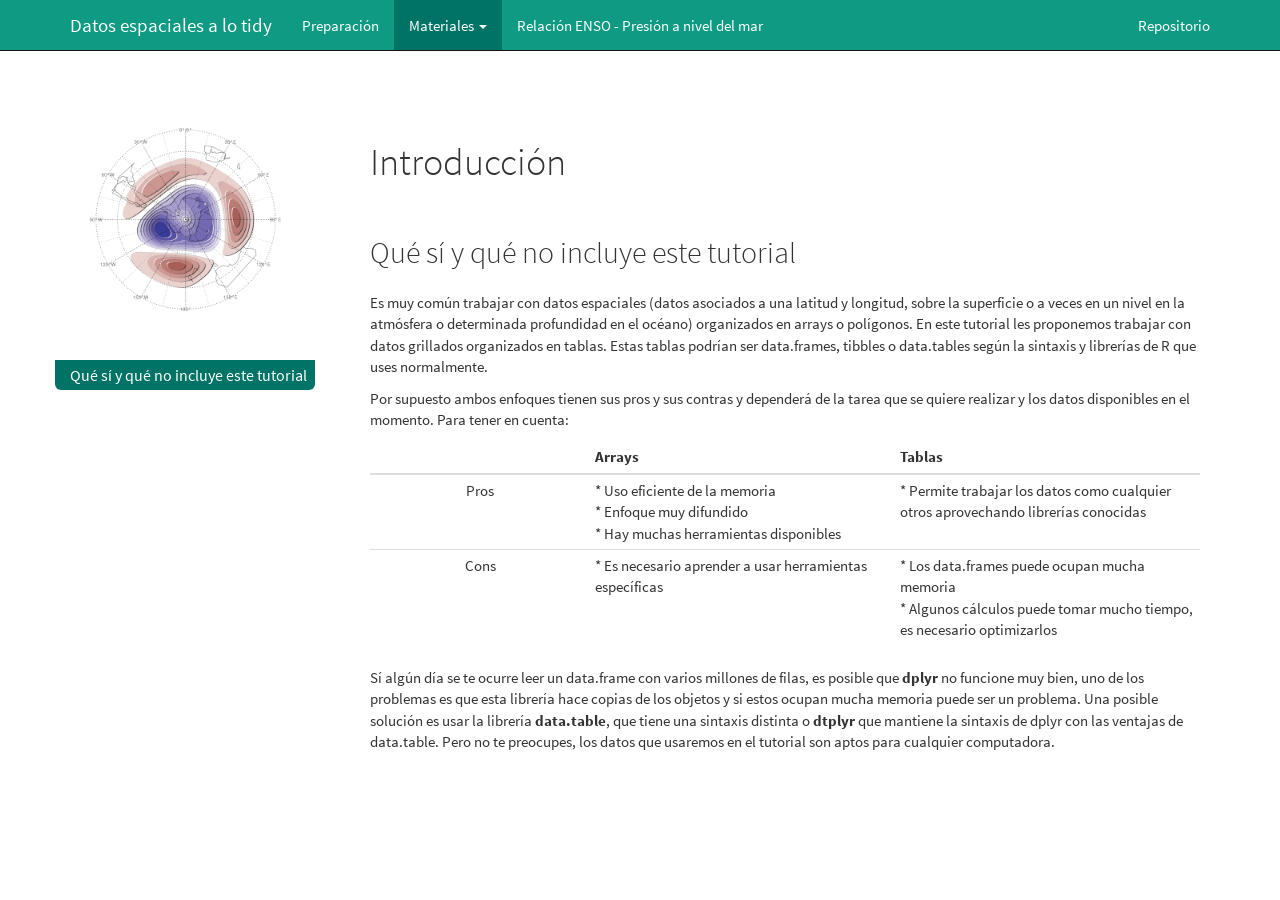
<file: docs/01_intro.html>
<!DOCTYPE html>

<html>

<head>

<meta charset="utf-8" />
<meta name="generator" content="pandoc" />
<meta http-equiv="X-UA-Compatible" content="IE=EDGE" />




<title>Introducción</title>

<script src="site_libs/header-attrs-2.14/header-attrs.js"></script>
<script src="site_libs/jquery-3.6.0/jquery-3.6.0.min.js"></script>
<meta name="viewport" content="width=device-width, initial-scale=1" />
<link href="site_libs/bootstrap-3.3.5/css/cosmo.min.css" rel="stylesheet" />
<script src="site_libs/bootstrap-3.3.5/js/bootstrap.min.js"></script>
<script src="site_libs/bootstrap-3.3.5/shim/html5shiv.min.js"></script>
<script src="site_libs/bootstrap-3.3.5/shim/respond.min.js"></script>
<style>h1 {font-size: 34px;}
       h1.title {font-size: 38px;}
       h2 {font-size: 30px;}
       h3 {font-size: 24px;}
       h4 {font-size: 18px;}
       h5 {font-size: 16px;}
       h6 {font-size: 12px;}
       code {color: inherit; background-color: rgba(0, 0, 0, 0.04);}
       pre:not([class]) { background-color: white }</style>
<script src="site_libs/jqueryui-1.11.4/jquery-ui.min.js"></script>
<link href="site_libs/tocify-1.9.1/jquery.tocify.css" rel="stylesheet" />
<script src="site_libs/tocify-1.9.1/jquery.tocify.js"></script>
<script src="site_libs/navigation-1.1/tabsets.js"></script>
<link href="site_libs/highlightjs-9.12.0/default.css" rel="stylesheet" />
<script src="site_libs/highlightjs-9.12.0/highlight.js"></script>

<style type="text/css">
  code{white-space: pre-wrap;}
  span.smallcaps{font-variant: small-caps;}
  span.underline{text-decoration: underline;}
  div.column{display: inline-block; vertical-align: top; width: 50%;}
  div.hanging-indent{margin-left: 1.5em; text-indent: -1.5em;}
  ul.task-list{list-style: none;}
    </style>

<style type="text/css">code{white-space: pre;}</style>
<script type="text/javascript">
if (window.hljs) {
  hljs.configure({languages: []});
  hljs.initHighlightingOnLoad();
  if (document.readyState && document.readyState === "complete") {
    window.setTimeout(function() { hljs.initHighlighting(); }, 0);
  }
}
</script>






<link rel="stylesheet" href="style.css" type="text/css" />



<style type = "text/css">
.main-container {
  max-width: 940px;
  margin-left: auto;
  margin-right: auto;
}
img {
  max-width:100%;
}
.tabbed-pane {
  padding-top: 12px;
}
.html-widget {
  margin-bottom: 20px;
}
button.code-folding-btn:focus {
  outline: none;
}
summary {
  display: list-item;
}
details > summary > p:only-child {
  display: inline;
}
pre code {
  padding: 0;
}
</style>


<style type="text/css">
.dropdown-submenu {
  position: relative;
}
.dropdown-submenu>.dropdown-menu {
  top: 0;
  left: 100%;
  margin-top: -6px;
  margin-left: -1px;
  border-radius: 0 6px 6px 6px;
}
.dropdown-submenu:hover>.dropdown-menu {
  display: block;
}
.dropdown-submenu>a:after {
  display: block;
  content: " ";
  float: right;
  width: 0;
  height: 0;
  border-color: transparent;
  border-style: solid;
  border-width: 5px 0 5px 5px;
  border-left-color: #cccccc;
  margin-top: 5px;
  margin-right: -10px;
}
.dropdown-submenu:hover>a:after {
  border-left-color: #adb5bd;
}
.dropdown-submenu.pull-left {
  float: none;
}
.dropdown-submenu.pull-left>.dropdown-menu {
  left: -100%;
  margin-left: 10px;
  border-radius: 6px 0 6px 6px;
}
</style>

<script type="text/javascript">
// manage active state of menu based on current page
$(document).ready(function () {
  // active menu anchor
  href = window.location.pathname
  href = href.substr(href.lastIndexOf('/') + 1)
  if (href === "")
    href = "index.html";
  var menuAnchor = $('a[href="' + href + '"]');

  // mark it active
  menuAnchor.tab('show');

  // if it's got a parent navbar menu mark it active as well
  menuAnchor.closest('li.dropdown').addClass('active');

  // Navbar adjustments
  var navHeight = $(".navbar").first().height() + 15;
  var style = document.createElement('style');
  var pt = "padding-top: " + navHeight + "px; ";
  var mt = "margin-top: -" + navHeight + "px; ";
  var css = "";
  // offset scroll position for anchor links (for fixed navbar)
  for (var i = 1; i <= 6; i++) {
    css += ".section h" + i + "{ " + pt + mt + "}\n";
  }
  style.innerHTML = "body {" + pt + "padding-bottom: 40px; }\n" + css;
  document.head.appendChild(style);
});
</script>

<!-- tabsets -->

<style type="text/css">
.tabset-dropdown > .nav-tabs {
  display: inline-table;
  max-height: 500px;
  min-height: 44px;
  overflow-y: auto;
  border: 1px solid #ddd;
  border-radius: 4px;
}

.tabset-dropdown > .nav-tabs > li.active:before {
  content: "";
  font-family: 'Glyphicons Halflings';
  display: inline-block;
  padding: 10px;
  border-right: 1px solid #ddd;
}

.tabset-dropdown > .nav-tabs.nav-tabs-open > li.active:before {
  content: "&#xe258;";
  border: none;
}

.tabset-dropdown > .nav-tabs.nav-tabs-open:before {
  content: "";
  font-family: 'Glyphicons Halflings';
  display: inline-block;
  padding: 10px;
  border-right: 1px solid #ddd;
}

.tabset-dropdown > .nav-tabs > li.active {
  display: block;
}

.tabset-dropdown > .nav-tabs > li > a,
.tabset-dropdown > .nav-tabs > li > a:focus,
.tabset-dropdown > .nav-tabs > li > a:hover {
  border: none;
  display: inline-block;
  border-radius: 4px;
  background-color: transparent;
}

.tabset-dropdown > .nav-tabs.nav-tabs-open > li {
  display: block;
  float: none;
}

.tabset-dropdown > .nav-tabs > li {
  display: none;
}
</style>

<!-- code folding -->



<style type="text/css">

#TOC {
  margin: 25px 0px 20px 0px;
}
@media (max-width: 768px) {
#TOC {
  position: relative;
  width: 100%;
}
}

@media print {
.toc-content {
  /* see https://github.com/w3c/csswg-drafts/issues/4434 */
  float: right;
}
}

.toc-content {
  padding-left: 30px;
  padding-right: 40px;
}

div.main-container {
  max-width: 1200px;
}

div.tocify {
  width: 20%;
  max-width: 260px;
  max-height: 85%;
}

@media (min-width: 768px) and (max-width: 991px) {
  div.tocify {
    width: 25%;
  }
}

@media (max-width: 767px) {
  div.tocify {
    width: 100%;
    max-width: none;
  }
}

.tocify ul, .tocify li {
  line-height: 20px;
}

.tocify-subheader .tocify-item {
  font-size: 0.90em;
}

.tocify .list-group-item {
  border-radius: 0px;
}


</style>



</head>

<body>


<div class="container-fluid main-container">


<!-- setup 3col/9col grid for toc_float and main content  -->
<div class="row">
<div class="col-xs-12 col-sm-4 col-md-3">
<div id="TOC" class="tocify">
</div>
</div>

<div class="toc-content col-xs-12 col-sm-8 col-md-9">




<div class="navbar navbar-default  navbar-fixed-top" role="navigation">
  <div class="container">
    <div class="navbar-header">
      <button type="button" class="navbar-toggle collapsed" data-toggle="collapse" data-bs-toggle="collapse" data-target="#navbar" data-bs-target="#navbar">
        <span class="icon-bar"></span>
        <span class="icon-bar"></span>
        <span class="icon-bar"></span>
      </button>
      <a class="navbar-brand" href="index.html">Datos espaciales a lo tidy</a>
    </div>
    <div id="navbar" class="navbar-collapse collapse">
      <ul class="nav navbar-nav">
        <li>
  <a href="preparacion.html">Preparación</a>
</li>
<li class="dropdown">
  <a href="#" class="dropdown-toggle" data-toggle="dropdown" role="button" data-bs-toggle="dropdown" aria-expanded="false">
    Materiales
     
    <span class="caret"></span>
  </a>
  <ul class="dropdown-menu" role="menu">
    <li>
      <a href="01_intro.html">Introducción</a>
    </li>
    <li>
      <a href="02_lectura.html">Lectura</a>
    </li>
    <li>
      <a href="03_graficado.html">Graficado</a>
    </li>
    <li>
      <a href="04_calculos.html">Cómputos</a>
    </li>
    <li>
      <a href="guia-practica.html">Guía práctica</a>
    </li>
  </ul>
</li>
<li>
  <a href="ejemplo.html">Relación ENSO - Presión a nivel del mar</a>
</li>
      </ul>
      <ul class="nav navbar-nav navbar-right">
        <li>
  <a href="https://github.com/eliocamp/espaciales-tidy-tutorial/">Repositorio</a>
</li>
      </ul>
    </div><!--/.nav-collapse -->
  </div><!--/.container -->
</div><!--/.navbar -->

<div id="header">



<h1 class="title toc-ignore">Introducción</h1>

</div>


<div id="qué-sí-y-qué-no-incluye-este-tutorial" class="section level2">
<h2>Qué sí y qué no incluye este tutorial</h2>
<p>Es muy común trabajar con datos espaciales (datos asociados a una
latitud y longitud, sobre la superficie o a veces en un nivel en la
atmósfera o determinada profundidad en el océano) organizados en arrays
o polígonos. En este tutorial les proponemos trabajar con datos
grillados organizados en tablas. Estas tablas podrían ser data.frames,
tibbles o data.tables según la sintaxis y librerías de R que uses
normalmente.</p>
<p>Por supuesto ambos enfoques tienen sus pros y sus contras y dependerá
de la tarea que se quiere realizar y los datos disponibles en el
momento. Para tener en cuenta:</p>
<table>
<colgroup>
<col width="26%" />
<col width="36%" />
<col width="36%" />
</colgroup>
<thead>
<tr class="header">
<th align="center"></th>
<th align="left">Arrays</th>
<th align="left">Tablas</th>
</tr>
</thead>
<tbody>
<tr class="odd">
<td align="center">Pros</td>
<td align="left">* Uso eficiente de la memoria</br> * Enfoque muy
difundido</br> * Hay muchas herramientas disponibles</td>
<td align="left">* Permite trabajar los datos como cualquier otros
aprovechando librerías conocidas</td>
</tr>
<tr class="even">
<td align="center">Cons</td>
<td align="left">* Es necesario aprender a usar herramientas
específicas</td>
<td align="left">* Los data.frames puede ocupan mucha memoria </br> *
Algunos cálculos puede tomar mucho tiempo, es necesario
optimizarlos</td>
</tr>
</tbody>
</table>
<p>Sí algún día se te ocurre leer un data.frame con varios millones de
filas, es posible que <strong>dplyr</strong> no funcione muy bien, uno
de los problemas es que esta librería hace copias de los objetos y si
estos ocupan mucha memoria puede ser un problema. Una posible solución
es usar la librería <strong>data.table</strong>, que tiene una sintaxis
distinta o <strong>dtplyr</strong> que mantiene la sintaxis de dplyr con
las ventajas de data.table. Pero no te preocupes, los datos que usaremos
en el tutorial son aptos para cualquier computadora.</p>
</div>



</div>
</div>

</div>

<script>

// add bootstrap table styles to pandoc tables
function bootstrapStylePandocTables() {
  $('tr.odd').parent('tbody').parent('table').addClass('table table-condensed');
}
$(document).ready(function () {
  bootstrapStylePandocTables();
});


</script>

<!-- tabsets -->

<script>
$(document).ready(function () {
  window.buildTabsets("TOC");
});

$(document).ready(function () {
  $('.tabset-dropdown > .nav-tabs > li').click(function () {
    $(this).parent().toggleClass('nav-tabs-open');
  });
});
</script>

<!-- code folding -->

<script>
$(document).ready(function ()  {

    // temporarily add toc-ignore selector to headers for the consistency with Pandoc
    $('.unlisted.unnumbered').addClass('toc-ignore')

    // move toc-ignore selectors from section div to header
    $('div.section.toc-ignore')
        .removeClass('toc-ignore')
        .children('h1,h2,h3,h4,h5').addClass('toc-ignore');

    // establish options
    var options = {
      selectors: "h1,h2,h3",
      theme: "bootstrap3",
      context: '.toc-content',
      hashGenerator: function (text) {
        return text.replace(/[.\\/?&!#<>]/g, '').replace(/\s/g, '_');
      },
      ignoreSelector: ".toc-ignore",
      scrollTo: 0
    };
    options.showAndHide = true;
    options.smoothScroll = true;

    // tocify
    var toc = $("#TOC").tocify(options).data("toc-tocify");
});
</script>

<!-- dynamically load mathjax for compatibility with self-contained -->
<script>
  (function () {
    var script = document.createElement("script");
    script.type = "text/javascript";
    script.src  = "https://mathjax.rstudio.com/latest/MathJax.js?config=TeX-AMS-MML_HTMLorMML";
    document.getElementsByTagName("head")[0].appendChild(script);
  })();
</script>

</body>
</html>
</file>
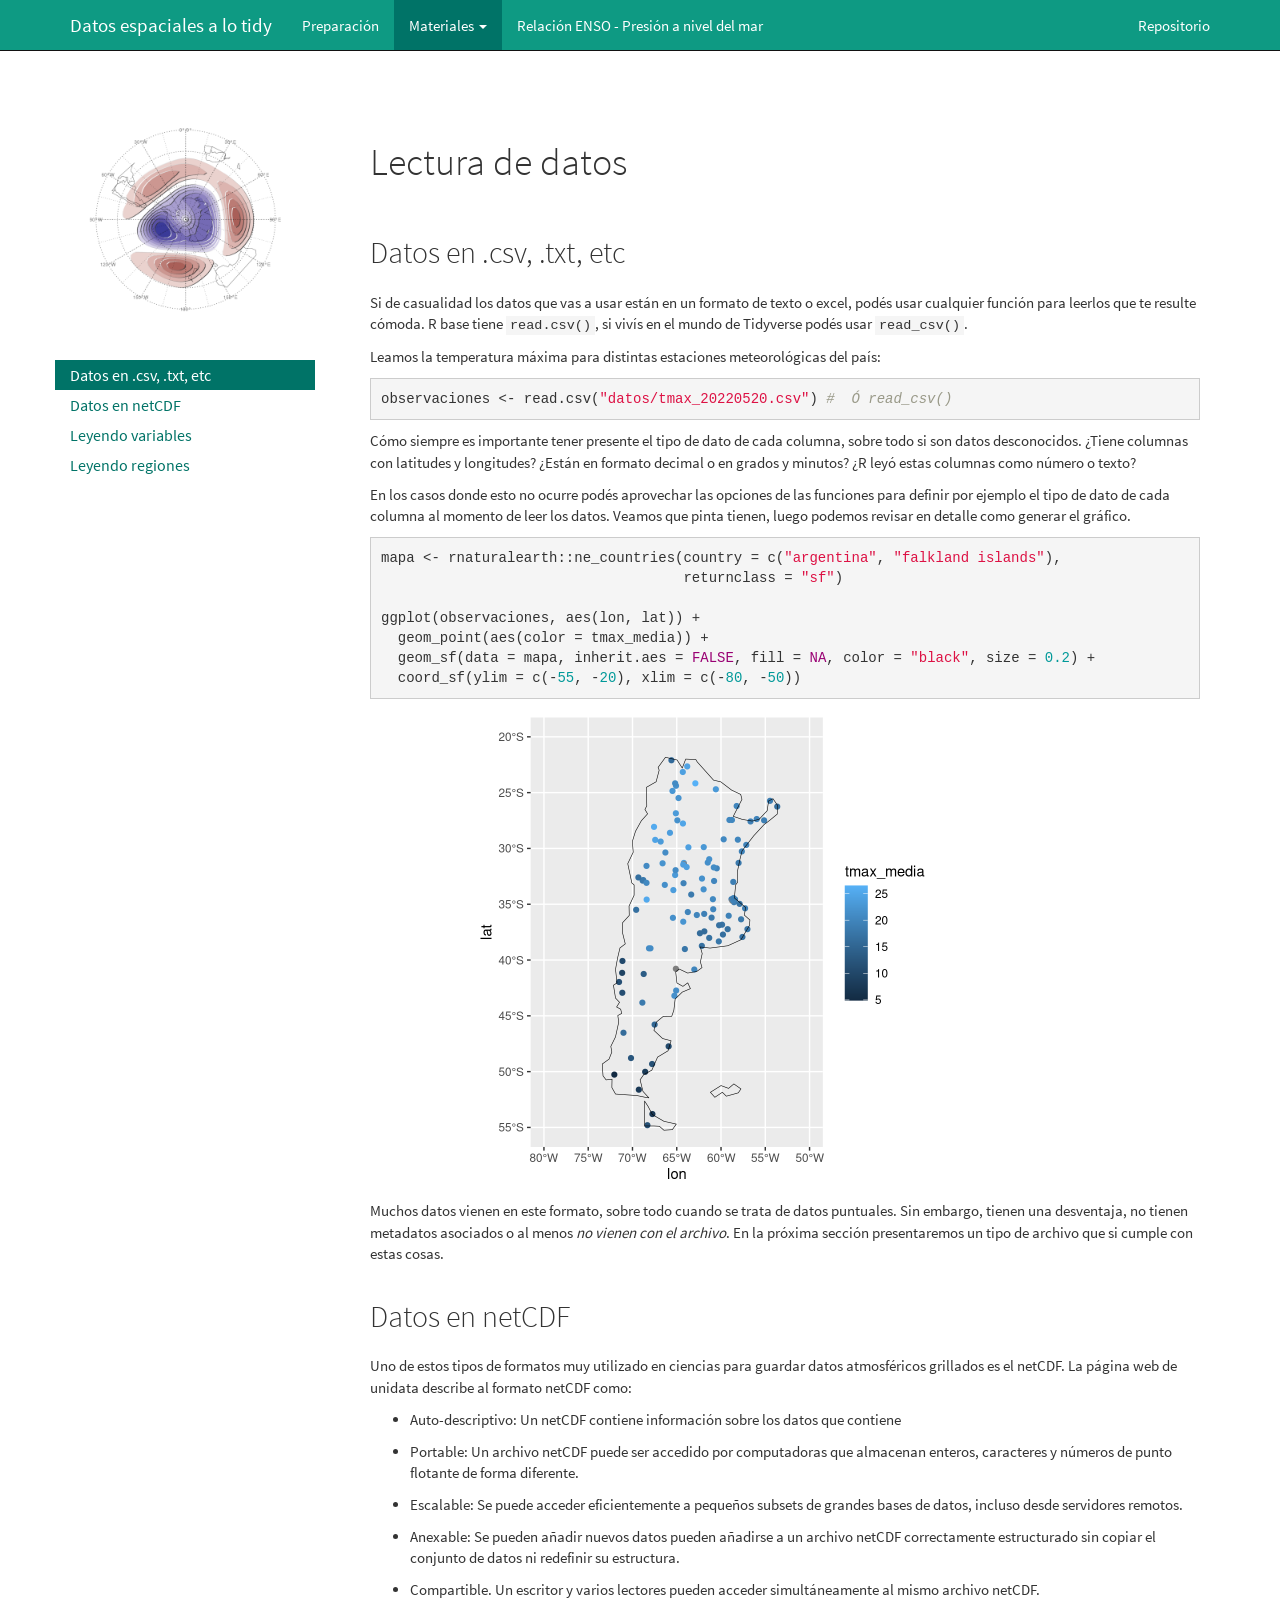
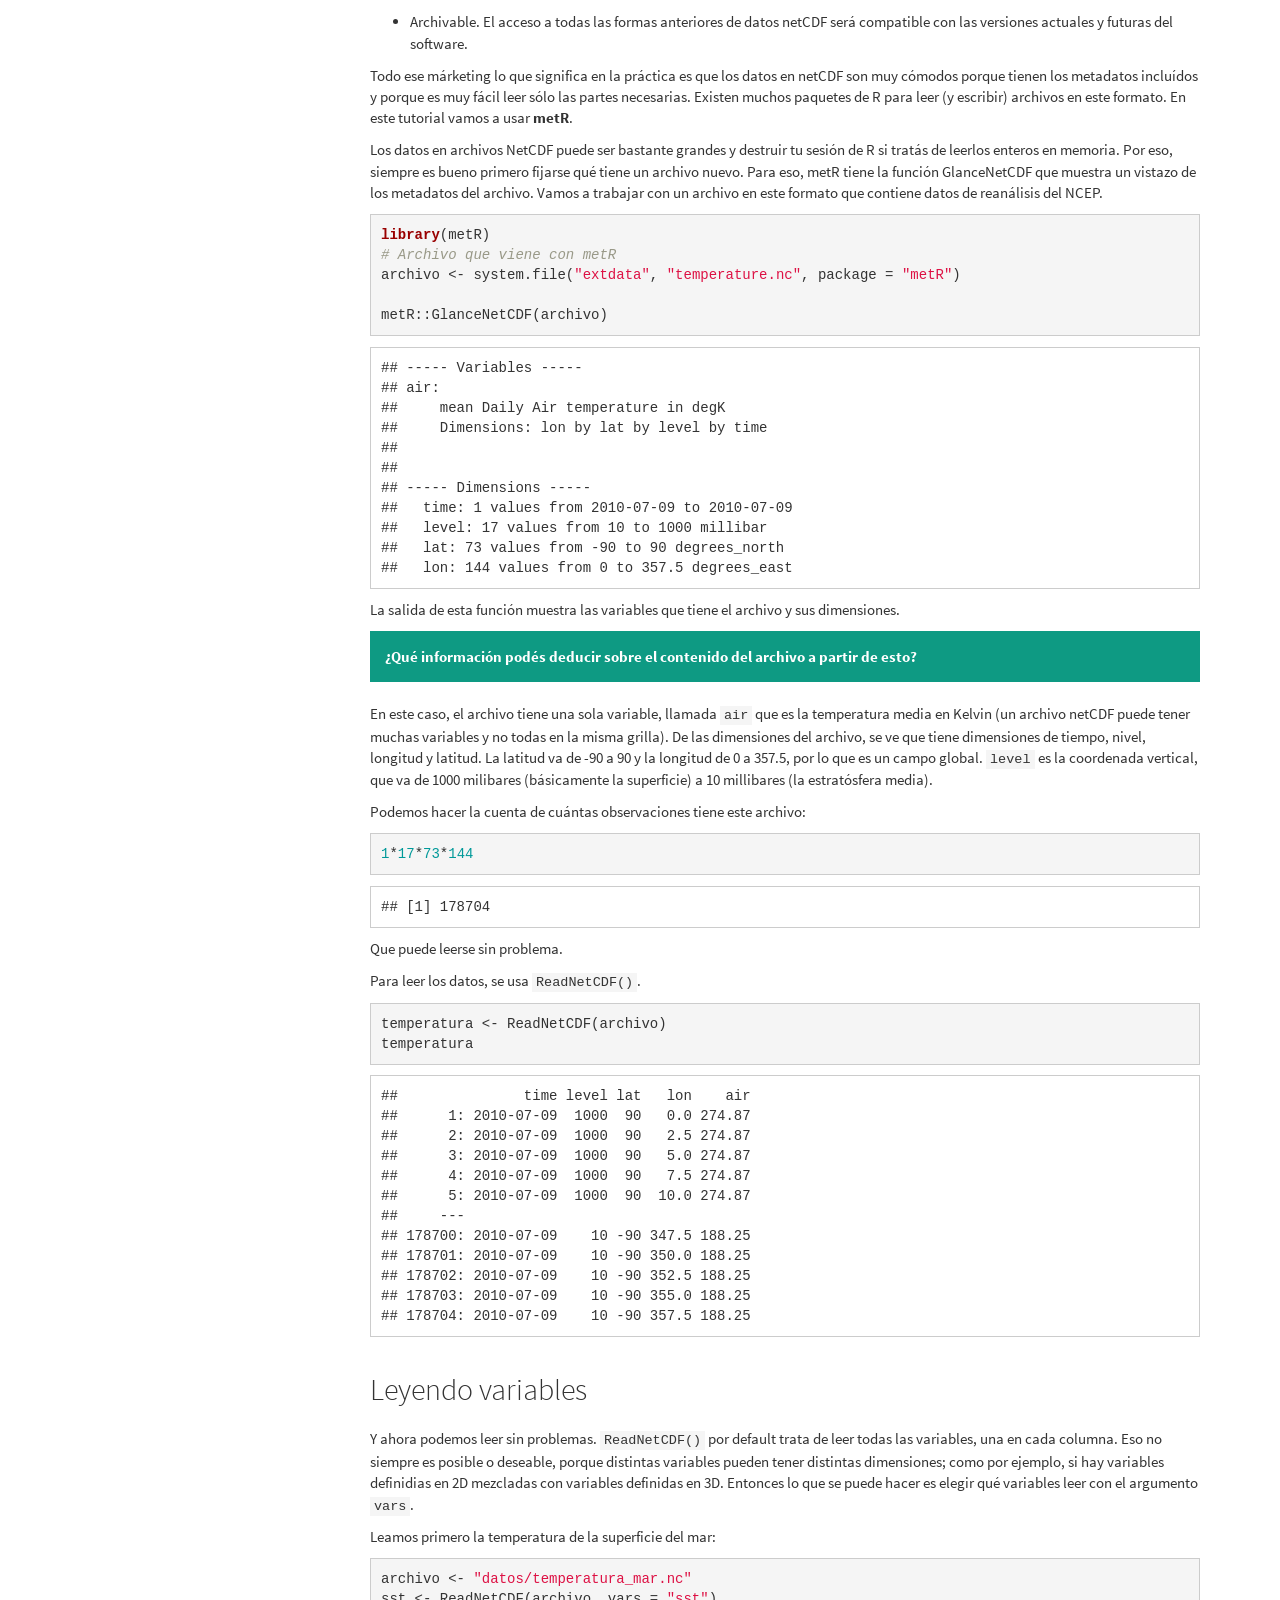
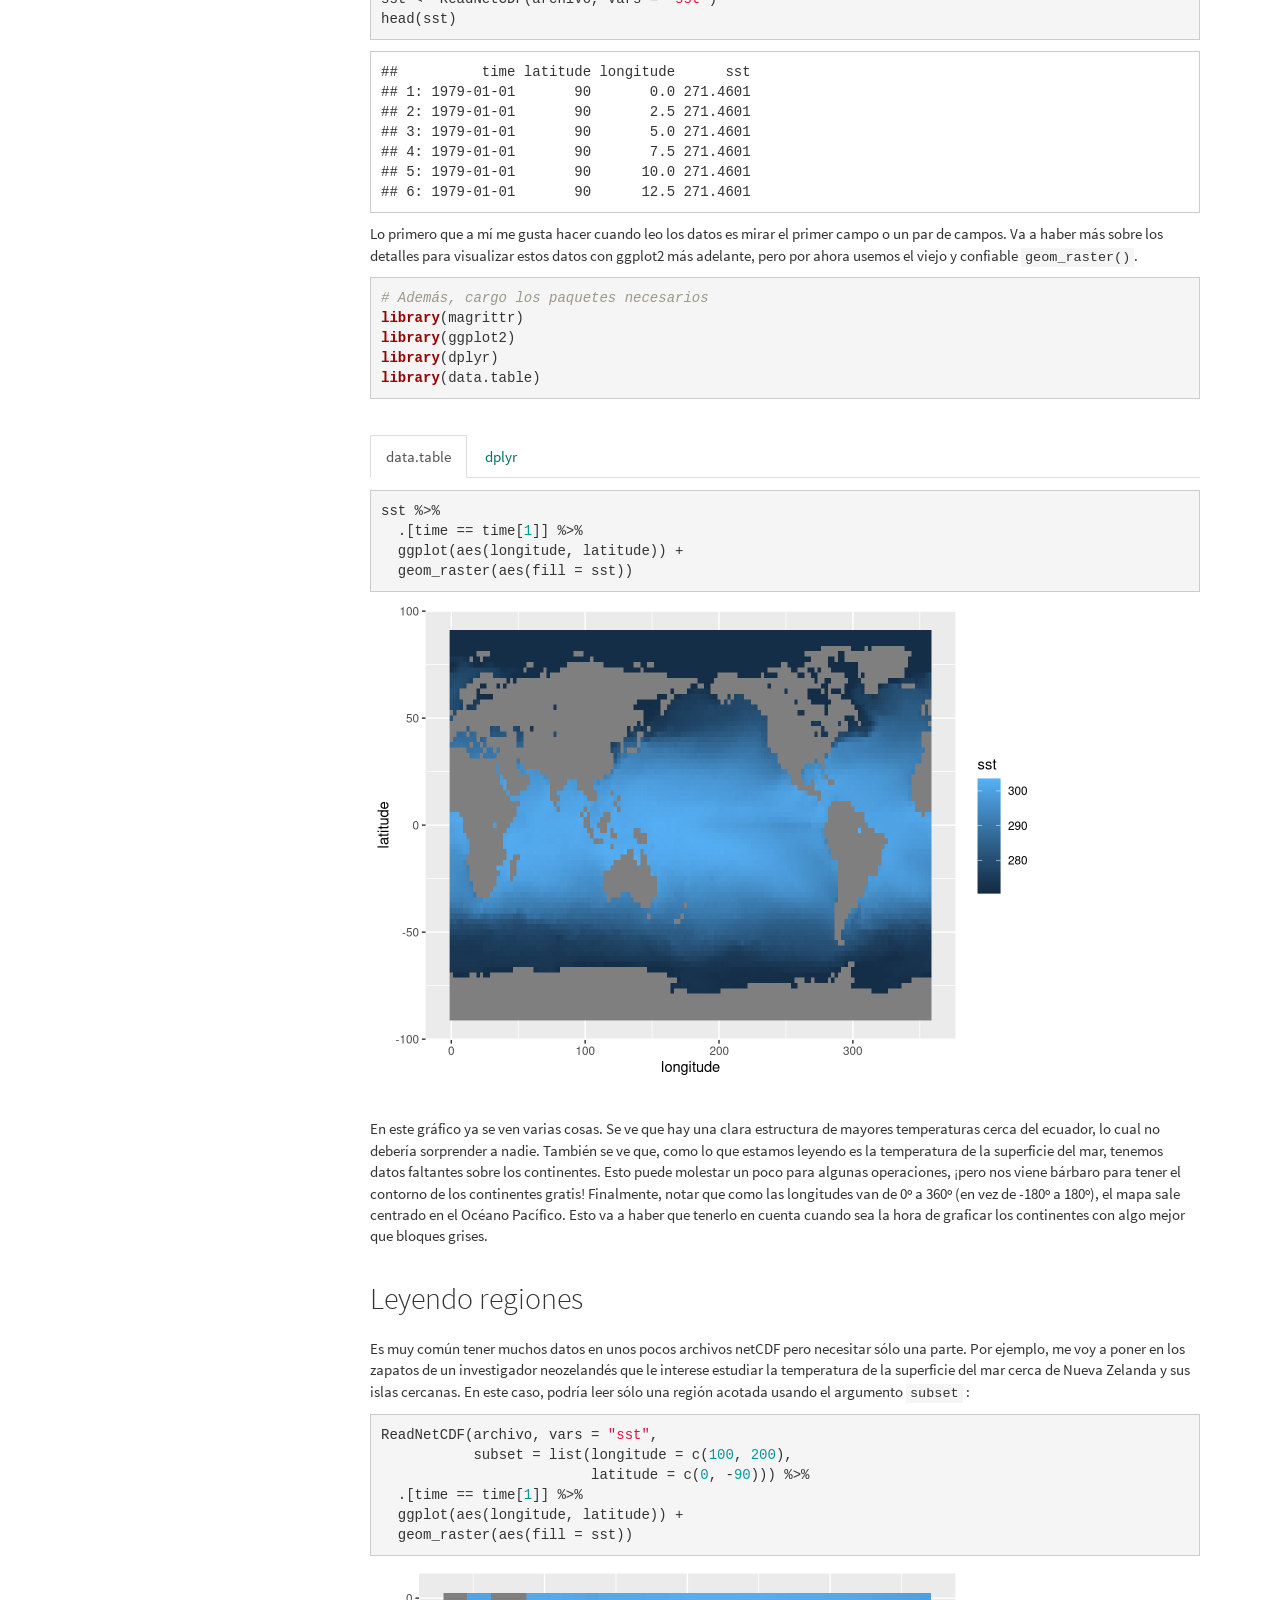
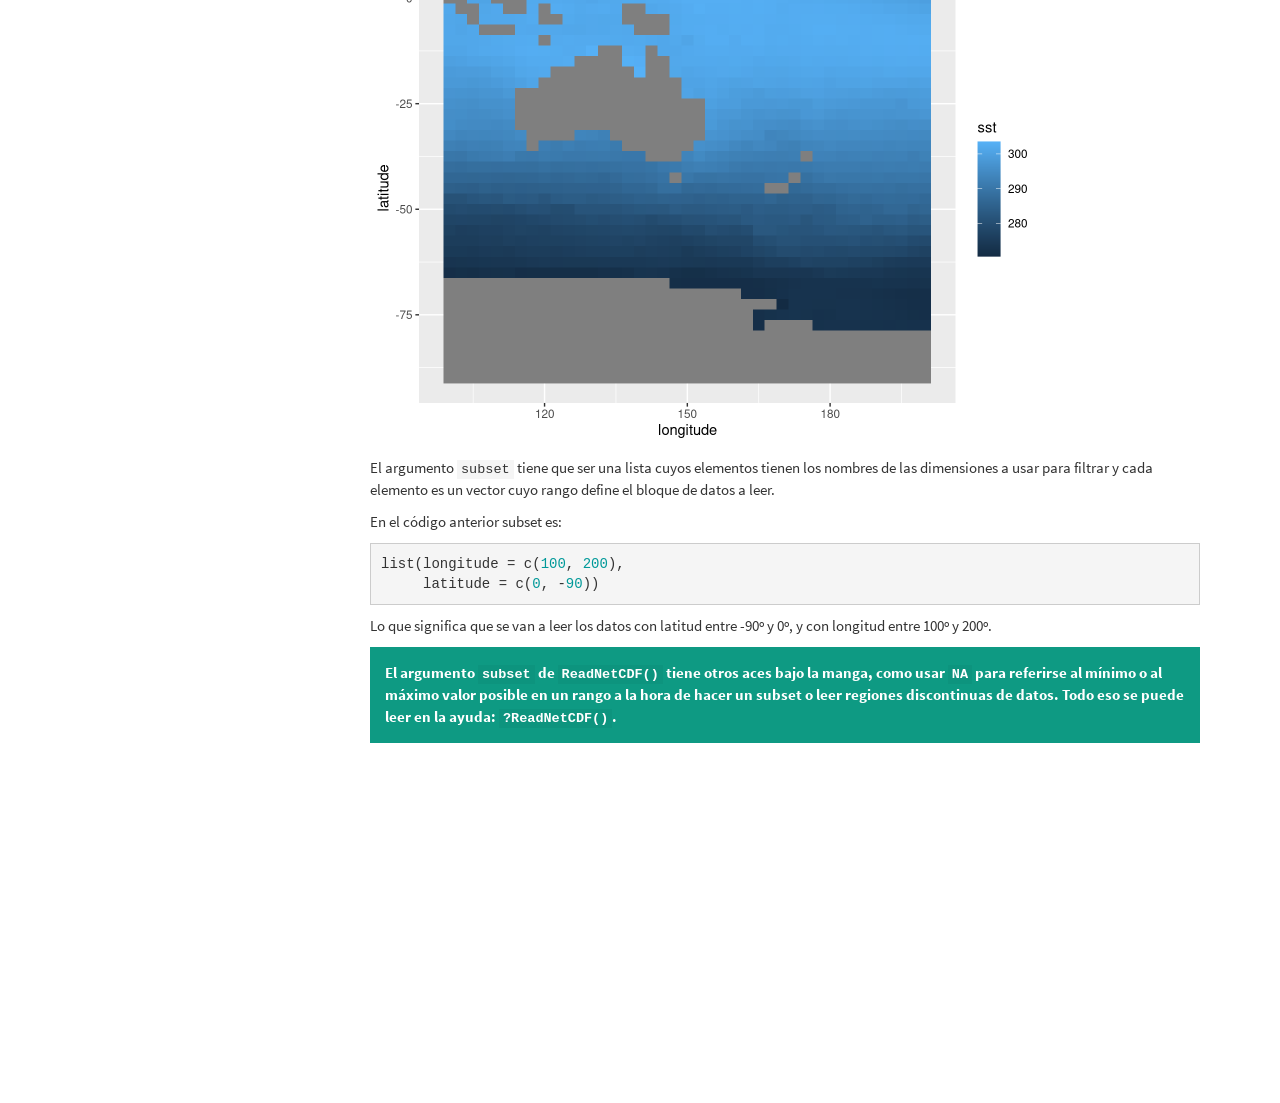
<file: docs/02_lectura.html>
<!DOCTYPE html>

<html>

<head>

<meta charset="utf-8" />
<meta name="generator" content="pandoc" />
<meta http-equiv="X-UA-Compatible" content="IE=EDGE" />




<title>Lectura de datos</title>

<script src="site_libs/header-attrs-2.14/header-attrs.js"></script>
<script src="site_libs/jquery-3.6.0/jquery-3.6.0.min.js"></script>
<meta name="viewport" content="width=device-width, initial-scale=1" />
<link href="site_libs/bootstrap-3.3.5/css/cosmo.min.css" rel="stylesheet" />
<script src="site_libs/bootstrap-3.3.5/js/bootstrap.min.js"></script>
<script src="site_libs/bootstrap-3.3.5/shim/html5shiv.min.js"></script>
<script src="site_libs/bootstrap-3.3.5/shim/respond.min.js"></script>
<style>h1 {font-size: 34px;}
       h1.title {font-size: 38px;}
       h2 {font-size: 30px;}
       h3 {font-size: 24px;}
       h4 {font-size: 18px;}
       h5 {font-size: 16px;}
       h6 {font-size: 12px;}
       code {color: inherit; background-color: rgba(0, 0, 0, 0.04);}
       pre:not([class]) { background-color: white }</style>
<script src="site_libs/jqueryui-1.11.4/jquery-ui.min.js"></script>
<link href="site_libs/tocify-1.9.1/jquery.tocify.css" rel="stylesheet" />
<script src="site_libs/tocify-1.9.1/jquery.tocify.js"></script>
<script src="site_libs/navigation-1.1/tabsets.js"></script>
<link href="site_libs/highlightjs-9.12.0/default.css" rel="stylesheet" />
<script src="site_libs/highlightjs-9.12.0/highlight.js"></script>

<style type="text/css">
  code{white-space: pre-wrap;}
  span.smallcaps{font-variant: small-caps;}
  span.underline{text-decoration: underline;}
  div.column{display: inline-block; vertical-align: top; width: 50%;}
  div.hanging-indent{margin-left: 1.5em; text-indent: -1.5em;}
  ul.task-list{list-style: none;}
    </style>

<style type="text/css">code{white-space: pre;}</style>
<script type="text/javascript">
if (window.hljs) {
  hljs.configure({languages: []});
  hljs.initHighlightingOnLoad();
  if (document.readyState && document.readyState === "complete") {
    window.setTimeout(function() { hljs.initHighlighting(); }, 0);
  }
}
</script>






<link rel="stylesheet" href="style.css" type="text/css" />



<style type = "text/css">
.main-container {
  max-width: 940px;
  margin-left: auto;
  margin-right: auto;
}
img {
  max-width:100%;
}
.tabbed-pane {
  padding-top: 12px;
}
.html-widget {
  margin-bottom: 20px;
}
button.code-folding-btn:focus {
  outline: none;
}
summary {
  display: list-item;
}
details > summary > p:only-child {
  display: inline;
}
pre code {
  padding: 0;
}
</style>


<style type="text/css">
.dropdown-submenu {
  position: relative;
}
.dropdown-submenu>.dropdown-menu {
  top: 0;
  left: 100%;
  margin-top: -6px;
  margin-left: -1px;
  border-radius: 0 6px 6px 6px;
}
.dropdown-submenu:hover>.dropdown-menu {
  display: block;
}
.dropdown-submenu>a:after {
  display: block;
  content: " ";
  float: right;
  width: 0;
  height: 0;
  border-color: transparent;
  border-style: solid;
  border-width: 5px 0 5px 5px;
  border-left-color: #cccccc;
  margin-top: 5px;
  margin-right: -10px;
}
.dropdown-submenu:hover>a:after {
  border-left-color: #adb5bd;
}
.dropdown-submenu.pull-left {
  float: none;
}
.dropdown-submenu.pull-left>.dropdown-menu {
  left: -100%;
  margin-left: 10px;
  border-radius: 6px 0 6px 6px;
}
</style>

<script type="text/javascript">
// manage active state of menu based on current page
$(document).ready(function () {
  // active menu anchor
  href = window.location.pathname
  href = href.substr(href.lastIndexOf('/') + 1)
  if (href === "")
    href = "index.html";
  var menuAnchor = $('a[href="' + href + '"]');

  // mark it active
  menuAnchor.tab('show');

  // if it's got a parent navbar menu mark it active as well
  menuAnchor.closest('li.dropdown').addClass('active');

  // Navbar adjustments
  var navHeight = $(".navbar").first().height() + 15;
  var style = document.createElement('style');
  var pt = "padding-top: " + navHeight + "px; ";
  var mt = "margin-top: -" + navHeight + "px; ";
  var css = "";
  // offset scroll position for anchor links (for fixed navbar)
  for (var i = 1; i <= 6; i++) {
    css += ".section h" + i + "{ " + pt + mt + "}\n";
  }
  style.innerHTML = "body {" + pt + "padding-bottom: 40px; }\n" + css;
  document.head.appendChild(style);
});
</script>

<!-- tabsets -->

<style type="text/css">
.tabset-dropdown > .nav-tabs {
  display: inline-table;
  max-height: 500px;
  min-height: 44px;
  overflow-y: auto;
  border: 1px solid #ddd;
  border-radius: 4px;
}

.tabset-dropdown > .nav-tabs > li.active:before {
  content: "";
  font-family: 'Glyphicons Halflings';
  display: inline-block;
  padding: 10px;
  border-right: 1px solid #ddd;
}

.tabset-dropdown > .nav-tabs.nav-tabs-open > li.active:before {
  content: "&#xe258;";
  border: none;
}

.tabset-dropdown > .nav-tabs.nav-tabs-open:before {
  content: "";
  font-family: 'Glyphicons Halflings';
  display: inline-block;
  padding: 10px;
  border-right: 1px solid #ddd;
}

.tabset-dropdown > .nav-tabs > li.active {
  display: block;
}

.tabset-dropdown > .nav-tabs > li > a,
.tabset-dropdown > .nav-tabs > li > a:focus,
.tabset-dropdown > .nav-tabs > li > a:hover {
  border: none;
  display: inline-block;
  border-radius: 4px;
  background-color: transparent;
}

.tabset-dropdown > .nav-tabs.nav-tabs-open > li {
  display: block;
  float: none;
}

.tabset-dropdown > .nav-tabs > li {
  display: none;
}
</style>

<!-- code folding -->



<style type="text/css">

#TOC {
  margin: 25px 0px 20px 0px;
}
@media (max-width: 768px) {
#TOC {
  position: relative;
  width: 100%;
}
}

@media print {
.toc-content {
  /* see https://github.com/w3c/csswg-drafts/issues/4434 */
  float: right;
}
}

.toc-content {
  padding-left: 30px;
  padding-right: 40px;
}

div.main-container {
  max-width: 1200px;
}

div.tocify {
  width: 20%;
  max-width: 260px;
  max-height: 85%;
}

@media (min-width: 768px) and (max-width: 991px) {
  div.tocify {
    width: 25%;
  }
}

@media (max-width: 767px) {
  div.tocify {
    width: 100%;
    max-width: none;
  }
}

.tocify ul, .tocify li {
  line-height: 20px;
}

.tocify-subheader .tocify-item {
  font-size: 0.90em;
}

.tocify .list-group-item {
  border-radius: 0px;
}


</style>



</head>

<body>


<div class="container-fluid main-container">


<!-- setup 3col/9col grid for toc_float and main content  -->
<div class="row">
<div class="col-xs-12 col-sm-4 col-md-3">
<div id="TOC" class="tocify">
</div>
</div>

<div class="toc-content col-xs-12 col-sm-8 col-md-9">




<div class="navbar navbar-default  navbar-fixed-top" role="navigation">
  <div class="container">
    <div class="navbar-header">
      <button type="button" class="navbar-toggle collapsed" data-toggle="collapse" data-bs-toggle="collapse" data-target="#navbar" data-bs-target="#navbar">
        <span class="icon-bar"></span>
        <span class="icon-bar"></span>
        <span class="icon-bar"></span>
      </button>
      <a class="navbar-brand" href="index.html">Datos espaciales a lo tidy</a>
    </div>
    <div id="navbar" class="navbar-collapse collapse">
      <ul class="nav navbar-nav">
        <li>
  <a href="preparacion.html">Preparación</a>
</li>
<li class="dropdown">
  <a href="#" class="dropdown-toggle" data-toggle="dropdown" role="button" data-bs-toggle="dropdown" aria-expanded="false">
    Materiales
     
    <span class="caret"></span>
  </a>
  <ul class="dropdown-menu" role="menu">
    <li>
      <a href="01_intro.html">Introducción</a>
    </li>
    <li>
      <a href="02_lectura.html">Lectura</a>
    </li>
    <li>
      <a href="03_graficado.html">Graficado</a>
    </li>
    <li>
      <a href="04_calculos.html">Cómputos</a>
    </li>
    <li>
      <a href="guia-practica.html">Guía práctica</a>
    </li>
  </ul>
</li>
<li>
  <a href="ejemplo.html">Relación ENSO - Presión a nivel del mar</a>
</li>
      </ul>
      <ul class="nav navbar-nav navbar-right">
        <li>
  <a href="https://github.com/eliocamp/espaciales-tidy-tutorial/">Repositorio</a>
</li>
      </ul>
    </div><!--/.nav-collapse -->
  </div><!--/.container -->
</div><!--/.navbar -->

<div id="header">



<h1 class="title toc-ignore">Lectura de datos</h1>

</div>


<div id="datos-en-.csv-.txt-etc" class="section level2">
<h2>Datos en .csv, .txt, etc</h2>
<p>Si de casualidad los datos que vas a usar están en un formato de
texto o excel, podés usar cualquier función para leerlos que te resulte
cómoda. R base tiene <code>read.csv()</code>, si vivís en el mundo de
Tidyverse podés usar <code>read_csv()</code>.</p>
<p>Leamos la temperatura máxima para distintas estaciones meteorológicas
del país:</p>
<pre class="r"><code>observaciones &lt;- read.csv(&quot;datos/tmax_20220520.csv&quot;) #  Ó read_csv()</code></pre>
<p>Cómo siempre es importante tener presente el tipo de dato de cada
columna, sobre todo si son datos desconocidos. ¿Tiene columnas con
latitudes y longitudes? ¿Están en formato decimal o en grados y minutos?
¿R leyó estas columnas como número o texto?</p>
<p>En los casos donde esto no ocurre podés aprovechar las opciones de
las funciones para definir por ejemplo el tipo de dato de cada columna
al momento de leer los datos. Veamos que pinta tienen, luego podemos
revisar en detalle como generar el gráfico.</p>
<pre class="r"><code>mapa &lt;- rnaturalearth::ne_countries(country = c(&quot;argentina&quot;, &quot;falkland islands&quot;), 
                                    returnclass = &quot;sf&quot;)

ggplot(observaciones, aes(lon, lat)) +
  geom_point(aes(color = tmax_media)) +
  geom_sf(data = mapa, inherit.aes = FALSE, fill = NA, color = &quot;black&quot;, size = 0.2) +
  coord_sf(ylim = c(-55, -20), xlim = c(-80, -50))</code></pre>
<p><img src="02_lectura_files/figure-html/unnamed-chunk-2-1.png" width="672" /></p>
<p>Muchos datos vienen en este formato, sobre todo cuando se trata de
datos puntuales. Sin embargo, tienen una desventaja, no tienen metadatos
asociados o al menos <em>no vienen con el archivo</em>. En la próxima
sección presentaremos un tipo de archivo que si cumple con estas
cosas.</p>
</div>
<div id="datos-en-netcdf" class="section level2">
<h2>Datos en netCDF</h2>
<p>Uno de estos tipos de formatos muy utilizado en ciencias para guardar
datos atmosféricos grillados es el netCDF. La página web de unidata
describe al formato netCDF como:</p>
<ul>
<li><p>Auto-descriptivo: Un netCDF contiene información sobre los datos
que contiene</p></li>
<li><p>Portable: Un archivo netCDF puede ser accedido por computadoras
que almacenan enteros, caracteres y números de punto flotante de forma
diferente.</p></li>
<li><p>Escalable: Se puede acceder eficientemente a pequeños subsets de
grandes bases de datos, incluso desde servidores remotos.</p></li>
<li><p>Anexable: Se pueden añadir nuevos datos pueden añadirse a un
archivo netCDF correctamente estructurado sin copiar el conjunto de
datos ni redefinir su estructura.</p></li>
<li><p>Compartible. Un escritor y varios lectores pueden acceder
simultáneamente al mismo archivo netCDF.</p></li>
<li><p>Archivable. El acceso a todas las formas anteriores de datos
netCDF será compatible con las versiones actuales y futuras del
software.</p></li>
</ul>
<p>Todo ese márketing lo que significa en la práctica es que los datos
en netCDF son muy cómodos porque tienen los metadatos incluídos y porque
es muy fácil leer sólo las partes necesarias. Existen muchos paquetes de
R para leer (y escribir) archivos en este formato. En este tutorial
vamos a usar <strong>metR</strong>.</p>
<p>Los datos en archivos NetCDF puede ser bastante grandes y destruir tu
sesión de R si tratás de leerlos enteros en memoria. Por eso, siempre es
bueno primero fijarse qué tiene un archivo nuevo. Para eso, metR tiene
la función GlanceNetCDF que muestra un vistazo de los metadatos del
archivo. Vamos a trabajar con un archivo en este formato que contiene
datos de reanálisis del NCEP.</p>
<pre class="r"><code>library(metR)
# Archivo que viene con metR
archivo &lt;- system.file(&quot;extdata&quot;, &quot;temperature.nc&quot;, package = &quot;metR&quot;)

metR::GlanceNetCDF(archivo)</code></pre>
<pre><code>## ----- Variables ----- 
## air:
##     mean Daily Air temperature in degK
##     Dimensions: lon by lat by level by time
## 
## 
## ----- Dimensions ----- 
##   time: 1 values from 2010-07-09 to 2010-07-09 
##   level: 17 values from 10 to 1000 millibar
##   lat: 73 values from -90 to 90 degrees_north
##   lon: 144 values from 0 to 357.5 degrees_east</code></pre>
<p>La salida de esta función muestra las variables que tiene el archivo
y sus dimensiones.</p>
<div class="alert alert-info">
<p>¿Qué información podés deducir sobre el contenido del archivo a
partir de esto?</p>
</div>
<p>En este caso, el archivo tiene una sola variable, llamada
<code>air</code> que es la temperatura media en Kelvin (un archivo
netCDF puede tener muchas variables y no todas en la misma grilla). De
las dimensiones del archivo, se ve que tiene dimensiones de tiempo,
nivel, longitud y latitud. La latitud va de -90 a 90 y la longitud de 0
a 357.5, por lo que es un campo global. <code>level</code> es la
coordenada vertical, que va de 1000 milibares (básicamente la
superficie) a 10 millibares (la estratósfera media).</p>
<p>Podemos hacer la cuenta de cuántas observaciones tiene este
archivo:</p>
<pre class="r"><code>1*17*73*144</code></pre>
<pre><code>## [1] 178704</code></pre>
<p>Que puede leerse sin problema.</p>
<p>Para leer los datos, se usa <code>ReadNetCDF()</code>.</p>
<pre class="r"><code>temperatura &lt;- ReadNetCDF(archivo)
temperatura</code></pre>
<pre><code>##               time level lat   lon    air
##      1: 2010-07-09  1000  90   0.0 274.87
##      2: 2010-07-09  1000  90   2.5 274.87
##      3: 2010-07-09  1000  90   5.0 274.87
##      4: 2010-07-09  1000  90   7.5 274.87
##      5: 2010-07-09  1000  90  10.0 274.87
##     ---                                  
## 178700: 2010-07-09    10 -90 347.5 188.25
## 178701: 2010-07-09    10 -90 350.0 188.25
## 178702: 2010-07-09    10 -90 352.5 188.25
## 178703: 2010-07-09    10 -90 355.0 188.25
## 178704: 2010-07-09    10 -90 357.5 188.25</code></pre>
</div>
<div id="leyendo-variables" class="section level2">
<h2>Leyendo variables</h2>
<p>Y ahora podemos leer sin problemas. <code>ReadNetCDF()</code> por
default trata de leer todas las variables, una en cada columna. Eso no
siempre es posible o deseable, porque distintas variables pueden tener
distintas dimensiones; como por ejemplo, si hay variables definidias en
2D mezcladas con variables definidas en 3D. Entonces lo que se puede
hacer es elegir qué variables leer con el argumento
<code>vars</code>.</p>
<p>Leamos primero la temperatura de la superficie del mar:</p>
<pre class="r"><code>archivo &lt;- &quot;datos/temperatura_mar.nc&quot;
sst &lt;- ReadNetCDF(archivo, vars = &quot;sst&quot;)
head(sst)</code></pre>
<pre><code>##          time latitude longitude      sst
## 1: 1979-01-01       90       0.0 271.4601
## 2: 1979-01-01       90       2.5 271.4601
## 3: 1979-01-01       90       5.0 271.4601
## 4: 1979-01-01       90       7.5 271.4601
## 5: 1979-01-01       90      10.0 271.4601
## 6: 1979-01-01       90      12.5 271.4601</code></pre>
<p>Lo primero que a mí me gusta hacer cuando leo los datos es mirar el
primer campo o un par de campos. Va a haber más sobre los detalles para
visualizar estos datos con ggplot2 más adelante, pero por ahora usemos
el viejo y confiable <code>geom_raster()</code>.</p>
<pre class="r"><code># Además, cargo los paquetes necesarios
library(magrittr)
library(ggplot2)
library(dplyr)
library(data.table)</code></pre>
<div id="section" class="section level3 tabset">
<h3 class="tabset"></h3>
<div id="data.table" class="section level4">
<h4>data.table</h4>
<pre class="r"><code>sst %&gt;% 
  .[time == time[1]] %&gt;%  
  ggplot(aes(longitude, latitude)) +
  geom_raster(aes(fill = sst)) </code></pre>
<p><img src="02_lectura_files/figure-html/unnamed-chunk-8-1.png" width="672" /></p>
</div>
<div id="dplyr" class="section level4">
<h4>dplyr</h4>
<pre class="r"><code>sst %&gt;% 
  filter(time == time[1]) %&gt;% 
  ggplot(aes(longitude, latitude)) +
  geom_raster(aes(fill = sst)) </code></pre>
<p><img src="02_lectura_files/figure-html/unnamed-chunk-9-1.png" width="672" /></p>
</div>
</div>
<div id="section-1" class="section level3 unlisted unnumbered">
<h3 class="unlisted unnumbered"></h3>
<p>En este gráfico ya se ven varias cosas. Se ve que hay una clara
estructura de mayores temperaturas cerca del ecuador, lo cual no debería
sorprender a nadie. También se ve que, como lo que estamos leyendo es la
temperatura de la superficie del mar, tenemos datos faltantes sobre los
continentes. Esto puede molestar un poco para algunas operaciones, ¡pero
nos viene bárbaro para tener el contorno de los continentes gratis!
Finalmente, notar que como las longitudes van de 0º a 360º (en vez de
-180º a 180º), el mapa sale centrado en el Océano Pacífico. Esto va a
haber que tenerlo en cuenta cuando sea la hora de graficar los
continentes con algo mejor que bloques grises.</p>
</div>
</div>
<div id="leyendo-regiones" class="section level2">
<h2>Leyendo regiones</h2>
<p>Es muy común tener muchos datos en unos pocos archivos netCDF pero
necesitar sólo una parte. Por ejemplo, me voy a poner en los zapatos de
un investigador neozelandés que le interese estudiar la temperatura de
la superficie del mar cerca de Nueva Zelanda y sus islas cercanas. En
este caso, podría leer sólo una región acotada usando el argumento
<code>subset</code> :</p>
<pre class="r"><code>ReadNetCDF(archivo, vars = &quot;sst&quot;, 
           subset = list(longitude = c(100, 200),
                         latitude = c(0, -90))) %&gt;% 
  .[time == time[1]] %&gt;% 
  ggplot(aes(longitude, latitude)) +
  geom_raster(aes(fill = sst)) </code></pre>
<p><img src="02_lectura_files/figure-html/unnamed-chunk-10-1.png" width="672" /></p>
<p>El argumento <code>subset</code> tiene que ser una lista cuyos
elementos tienen los nombres de las dimensiones a usar para filtrar y
cada elemento es un vector cuyo rango define el bloque de datos a
leer.</p>
<p>En el código anterior subset es:</p>
<pre class="r"><code>list(longitude = c(100, 200),
     latitude = c(0, -90))</code></pre>
<p>Lo que significa que se van a leer los datos con latitud entre -90º y
0º, y con longitud entre 100º y 200º.</p>
<div class="alert alert-info">
<p>El argumento <code>subset</code> de <code>ReadNetCDF()</code> tiene
otros aces bajo la manga, como usar <code>NA</code> para referirse al
mínimo o al máximo valor posible en un rango a la hora de hacer un
subset o leer regiones discontinuas de datos. Todo eso se puede leer en
la ayuda: <code>?ReadNetCDF()</code>.</p>
</div>
</div>



</div>
</div>

</div>

<script>

// add bootstrap table styles to pandoc tables
function bootstrapStylePandocTables() {
  $('tr.odd').parent('tbody').parent('table').addClass('table table-condensed');
}
$(document).ready(function () {
  bootstrapStylePandocTables();
});


</script>

<!-- tabsets -->

<script>
$(document).ready(function () {
  window.buildTabsets("TOC");
});

$(document).ready(function () {
  $('.tabset-dropdown > .nav-tabs > li').click(function () {
    $(this).parent().toggleClass('nav-tabs-open');
  });
});
</script>

<!-- code folding -->

<script>
$(document).ready(function ()  {

    // temporarily add toc-ignore selector to headers for the consistency with Pandoc
    $('.unlisted.unnumbered').addClass('toc-ignore')

    // move toc-ignore selectors from section div to header
    $('div.section.toc-ignore')
        .removeClass('toc-ignore')
        .children('h1,h2,h3,h4,h5').addClass('toc-ignore');

    // establish options
    var options = {
      selectors: "h1,h2,h3",
      theme: "bootstrap3",
      context: '.toc-content',
      hashGenerator: function (text) {
        return text.replace(/[.\\/?&!#<>]/g, '').replace(/\s/g, '_');
      },
      ignoreSelector: ".toc-ignore",
      scrollTo: 0
    };
    options.showAndHide = true;
    options.smoothScroll = true;

    // tocify
    var toc = $("#TOC").tocify(options).data("toc-tocify");
});
</script>

<!-- dynamically load mathjax for compatibility with self-contained -->
<script>
  (function () {
    var script = document.createElement("script");
    script.type = "text/javascript";
    script.src  = "https://mathjax.rstudio.com/latest/MathJax.js?config=TeX-AMS-MML_HTMLorMML";
    document.getElementsByTagName("head")[0].appendChild(script);
  })();
</script>

</body>
</html>
</file>
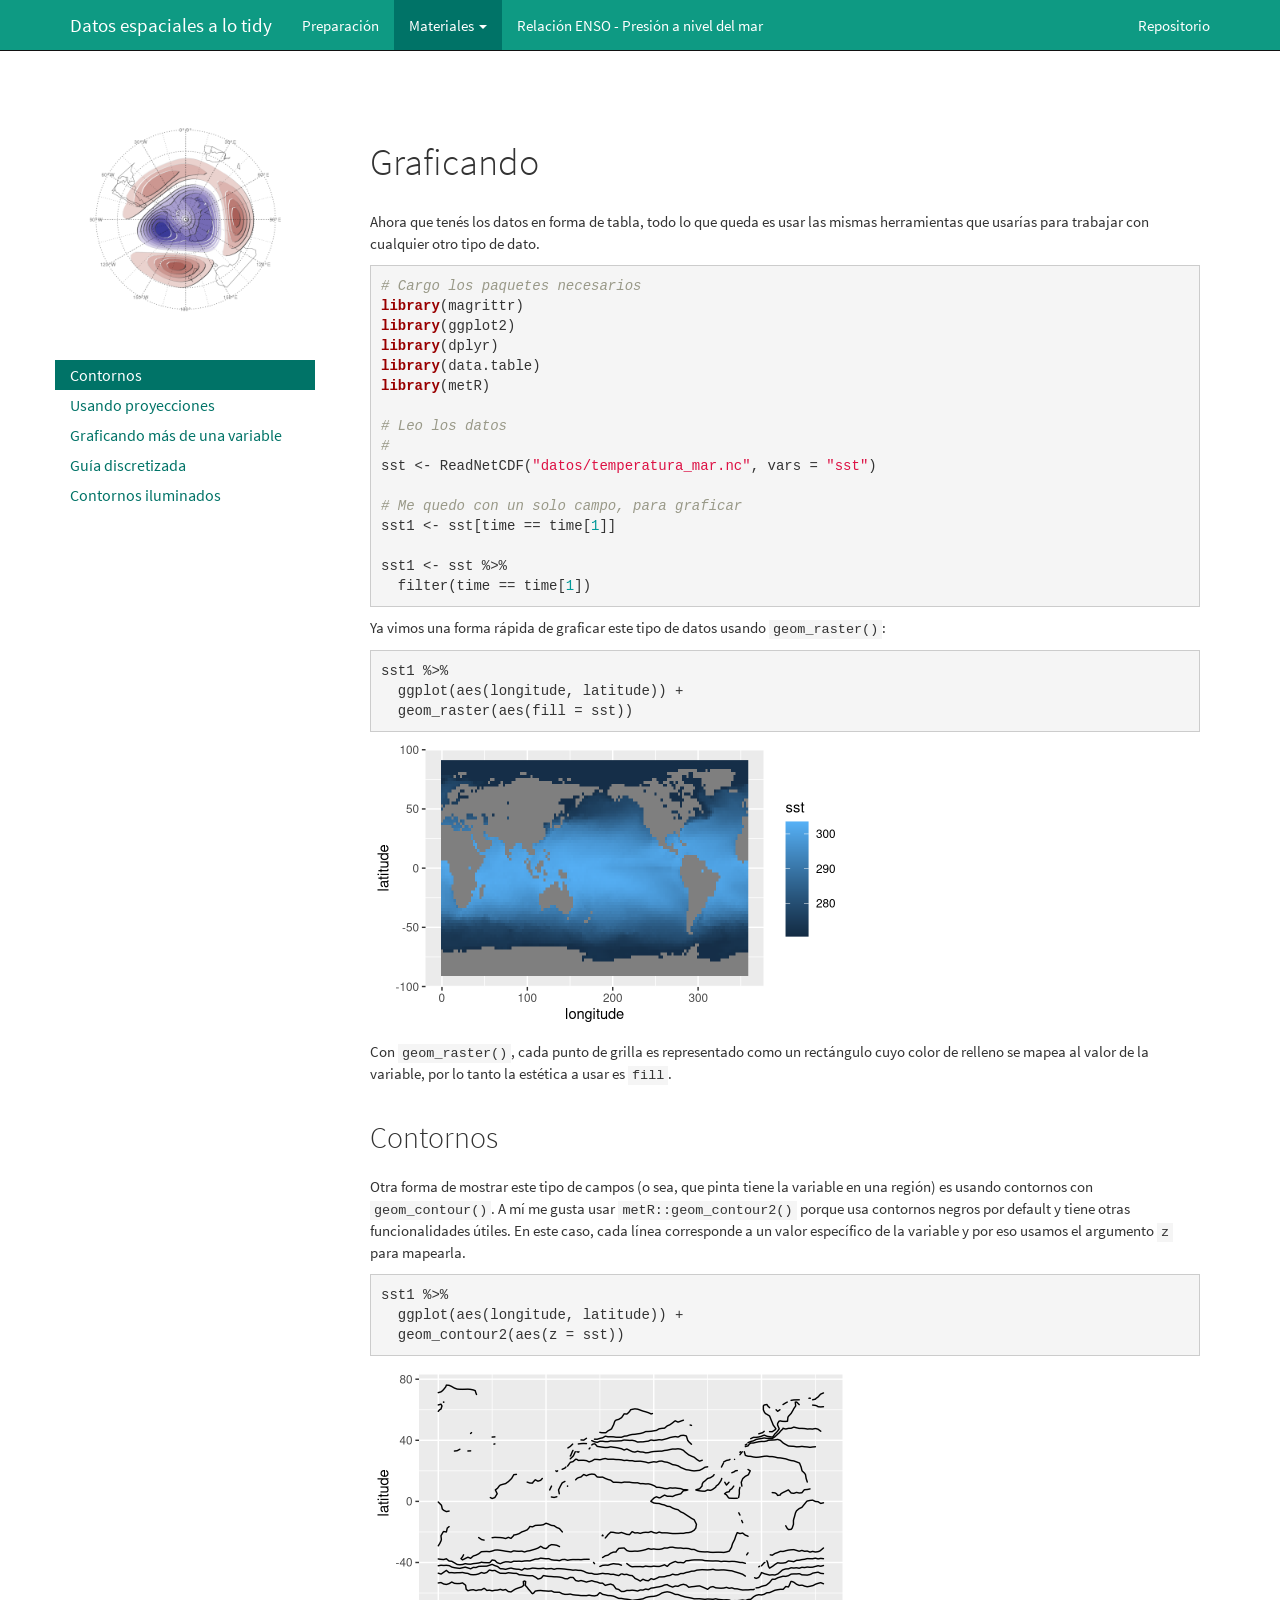
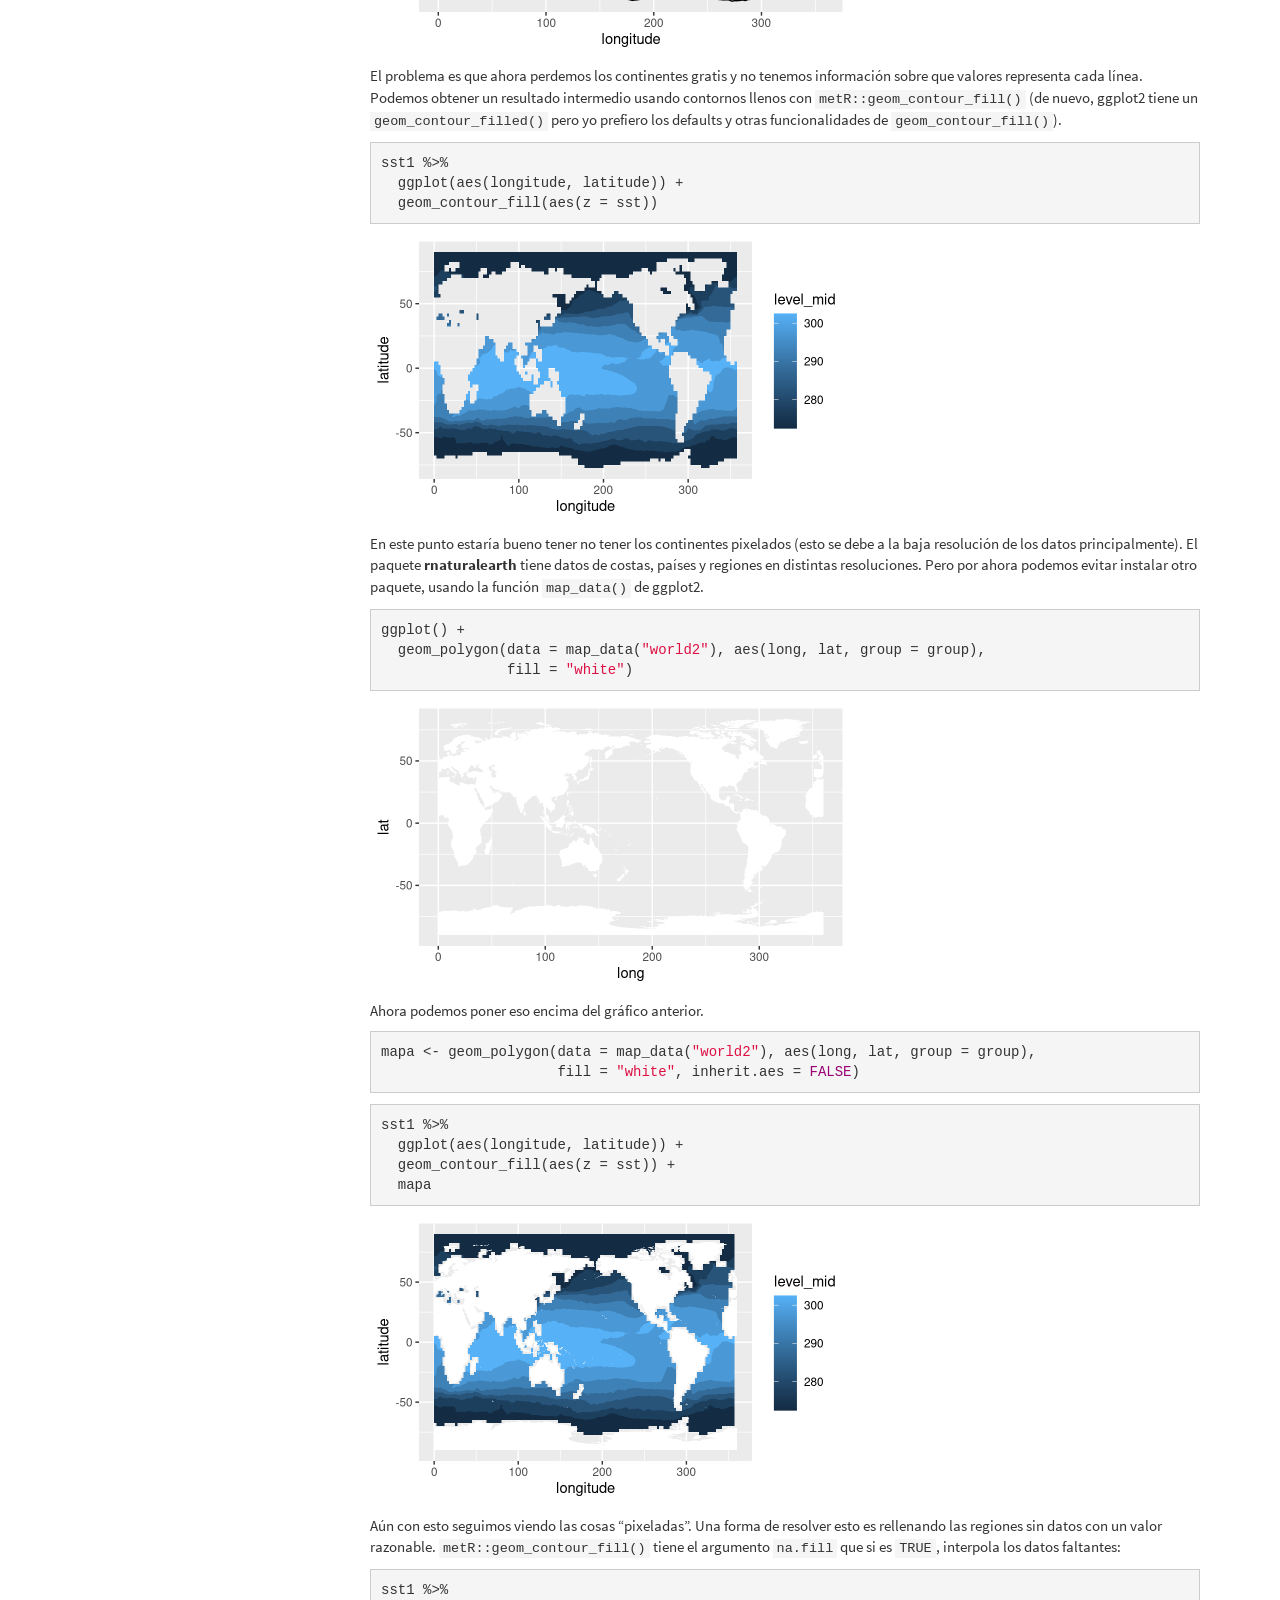
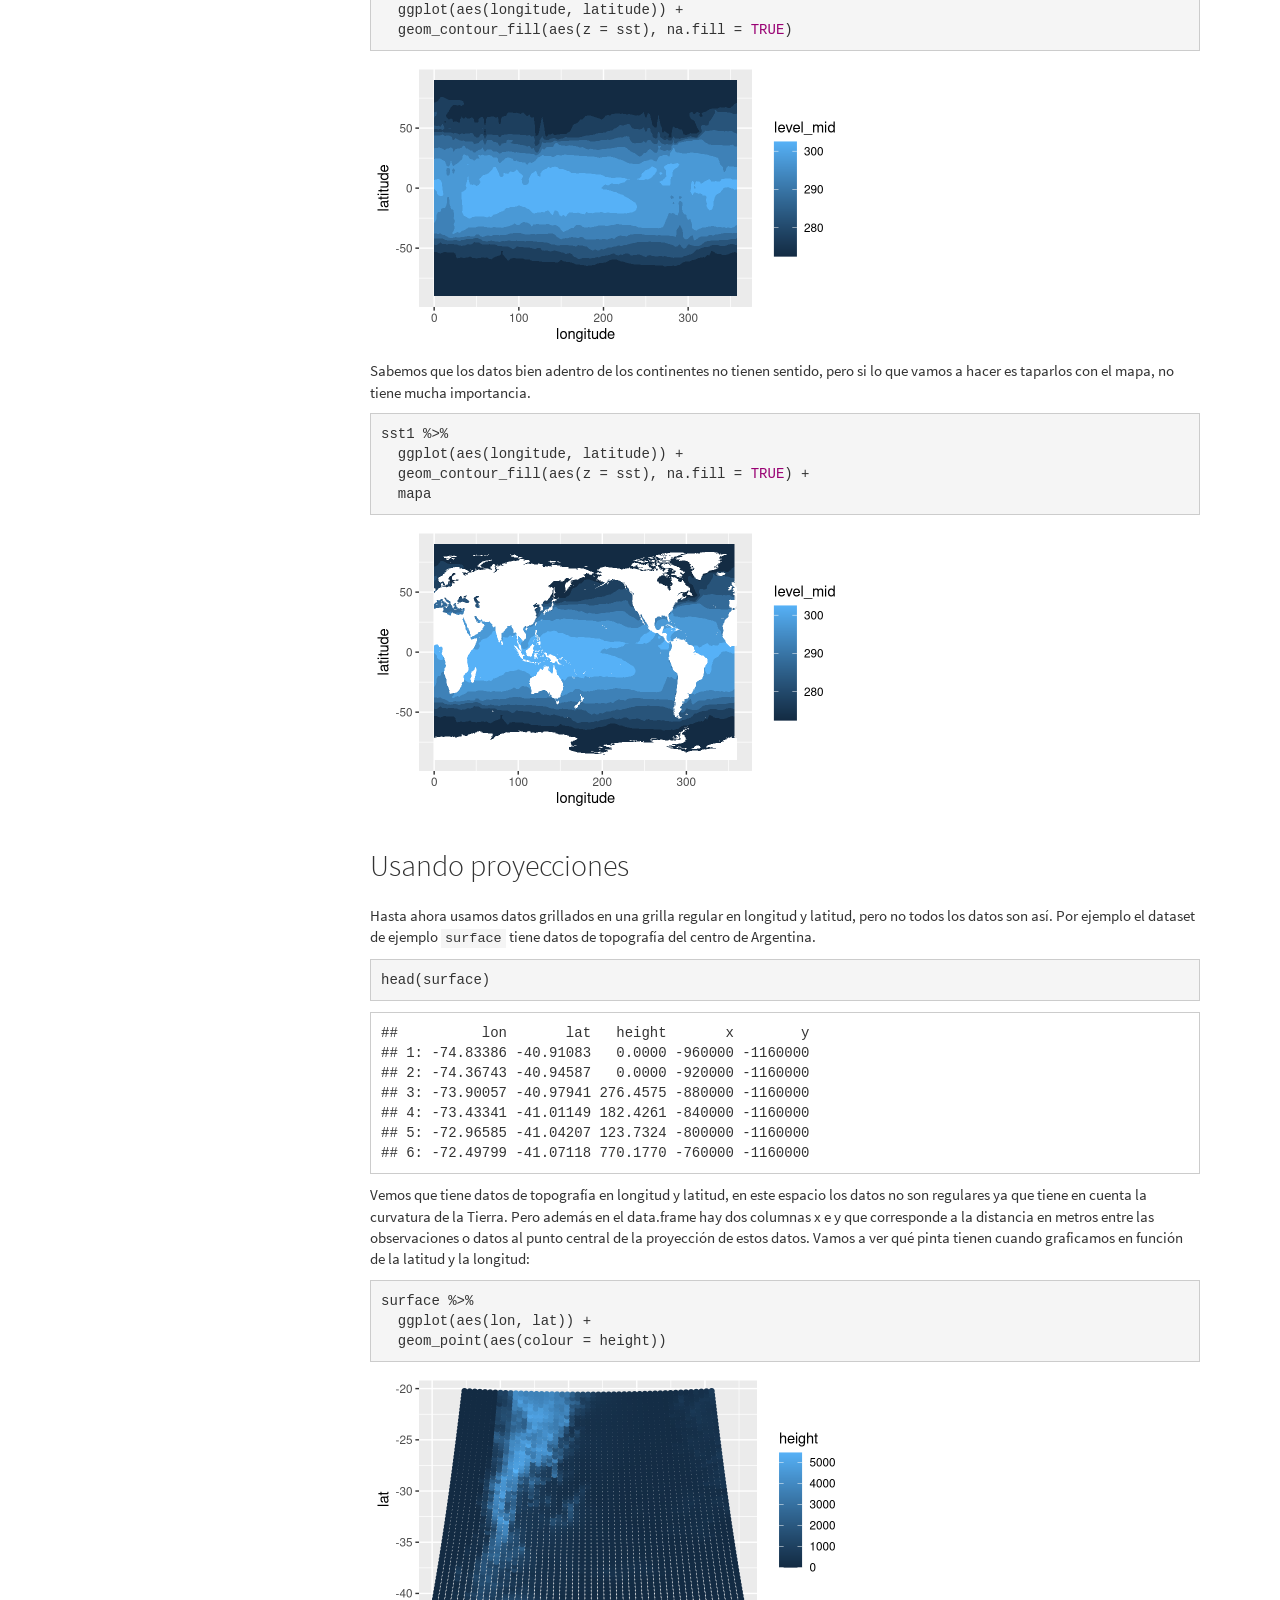
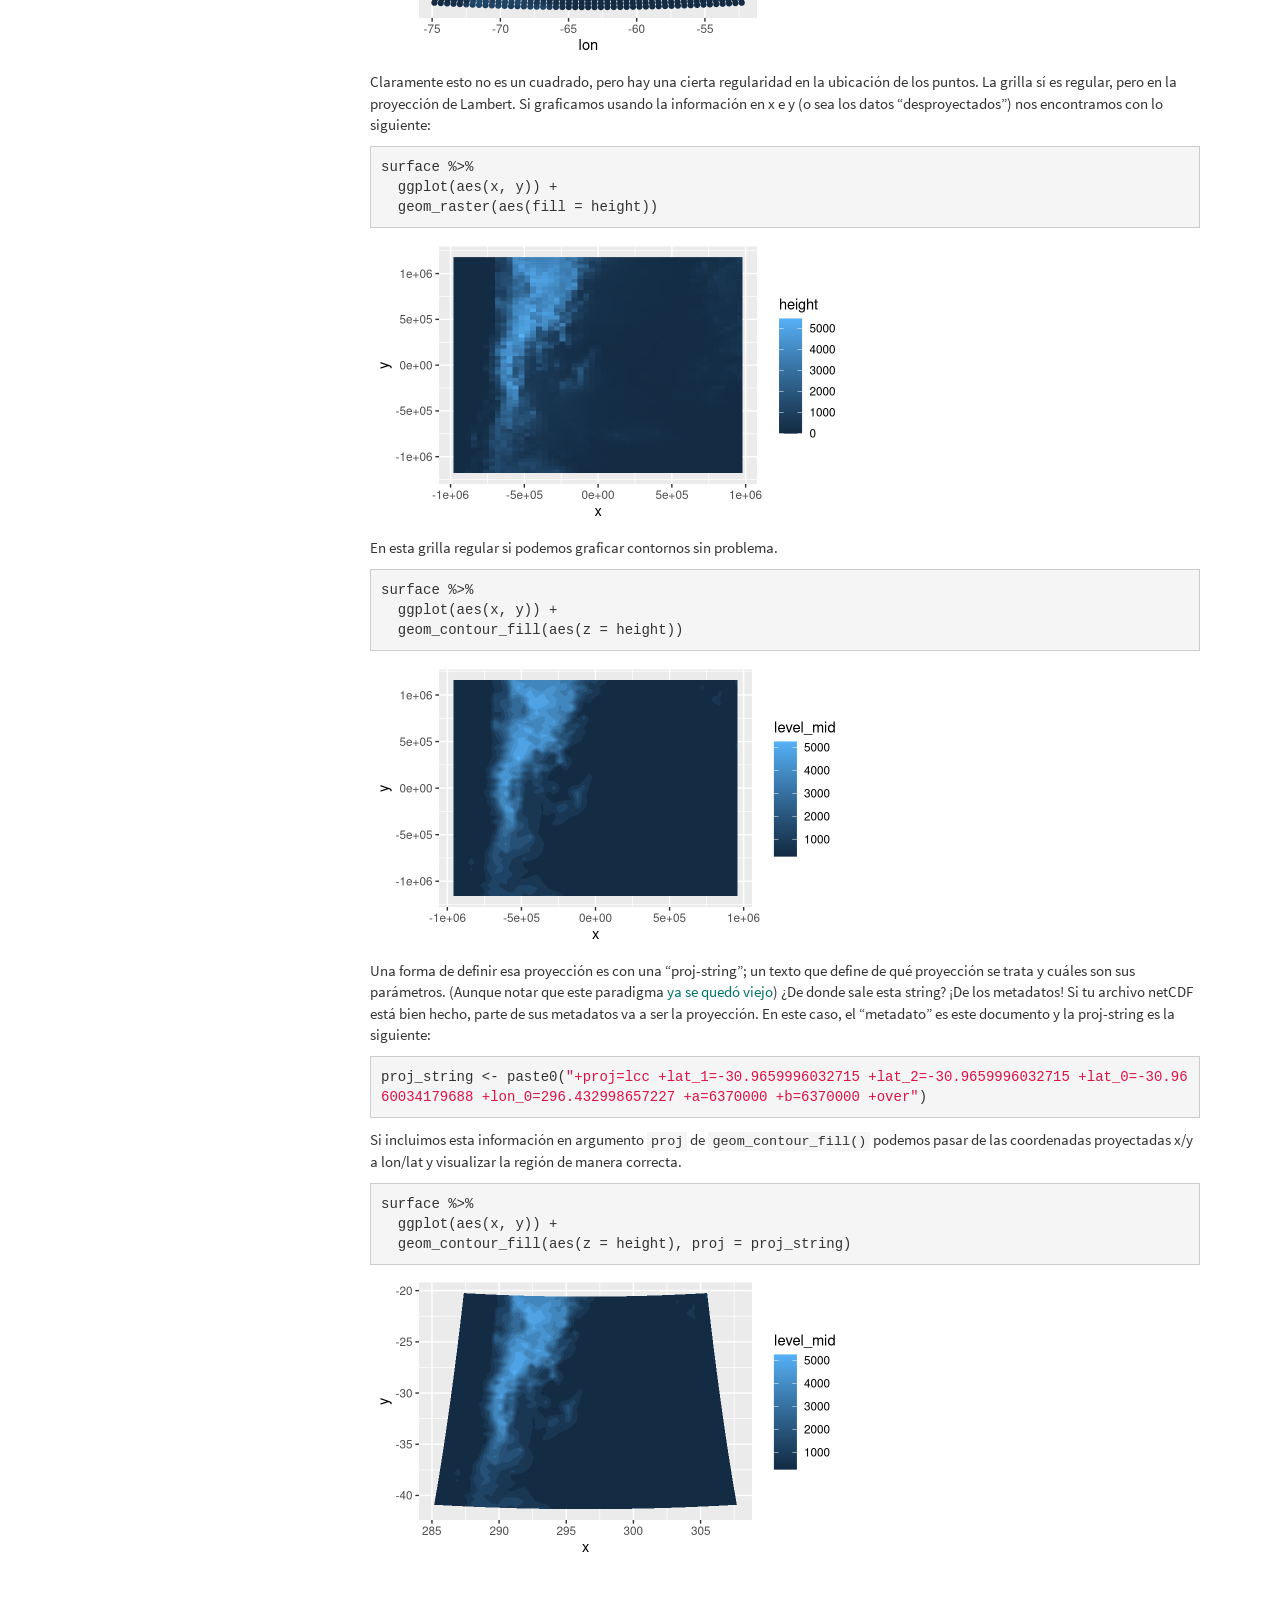
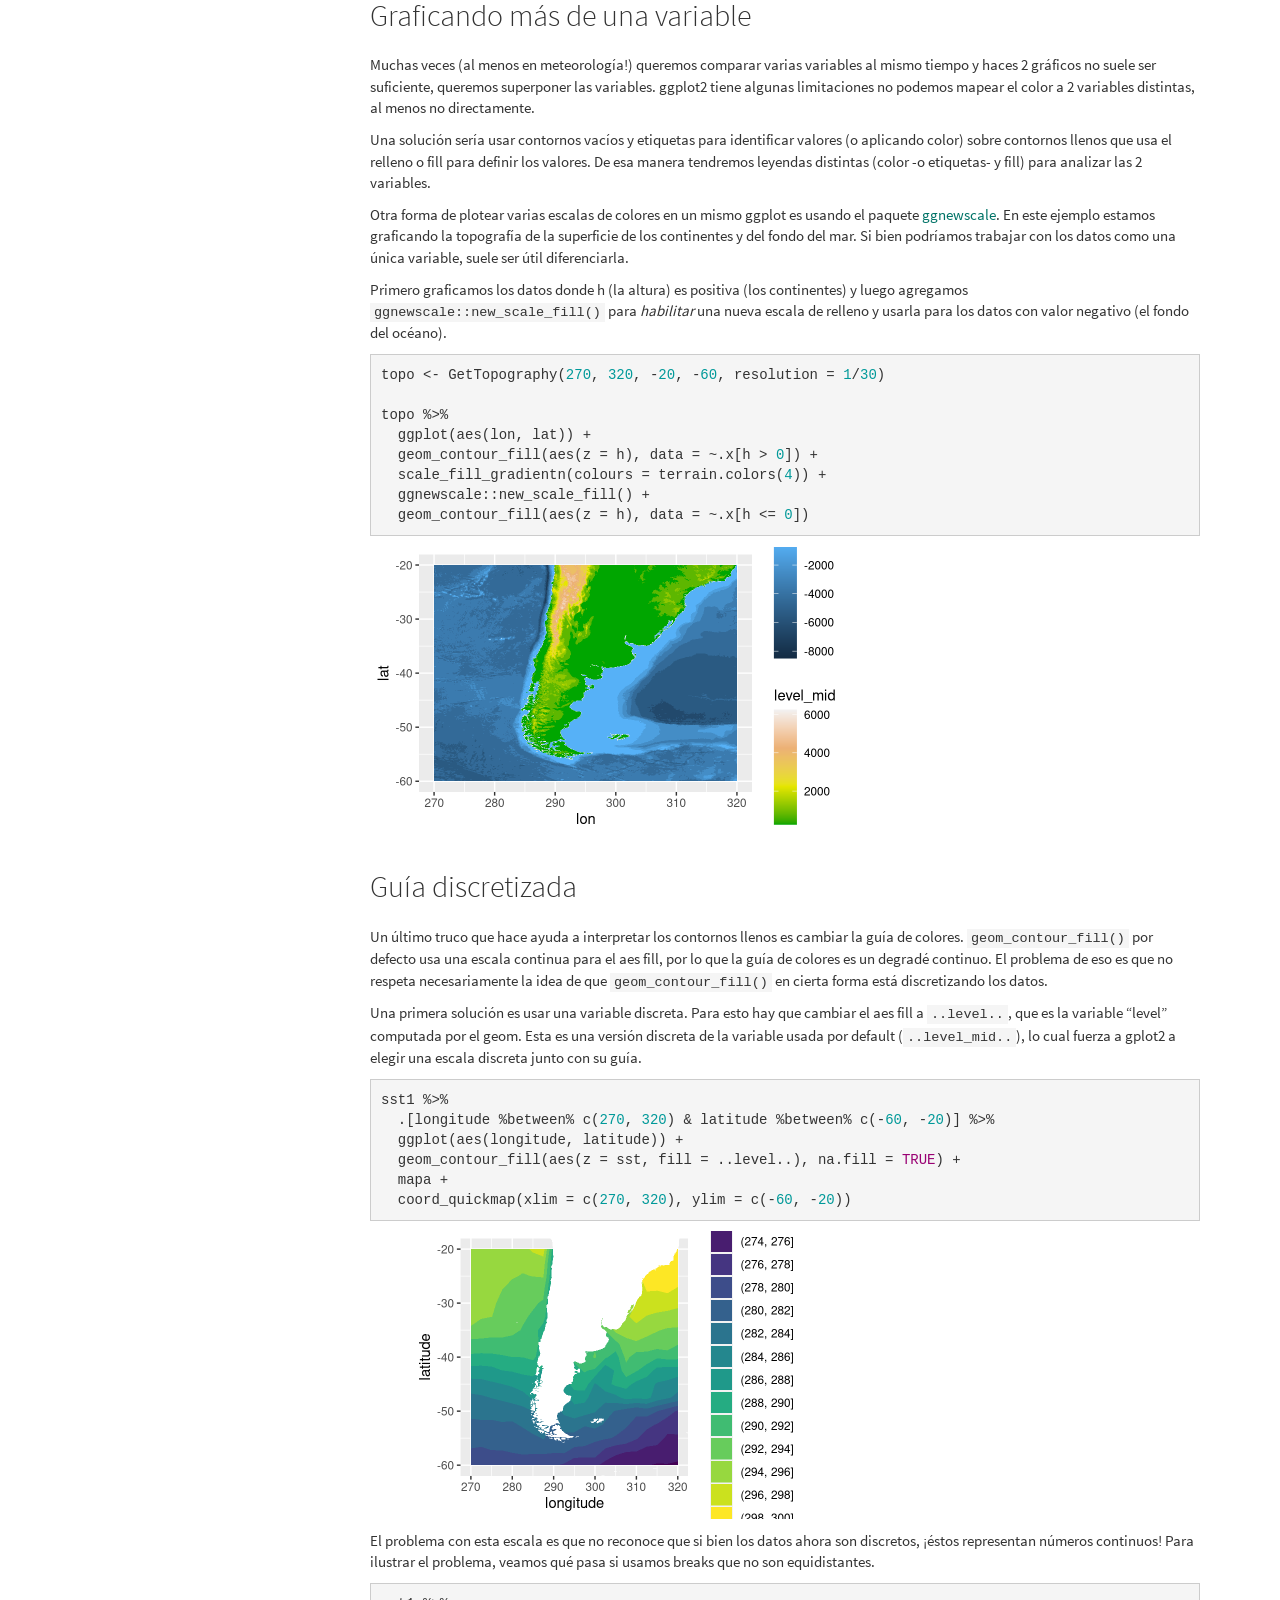
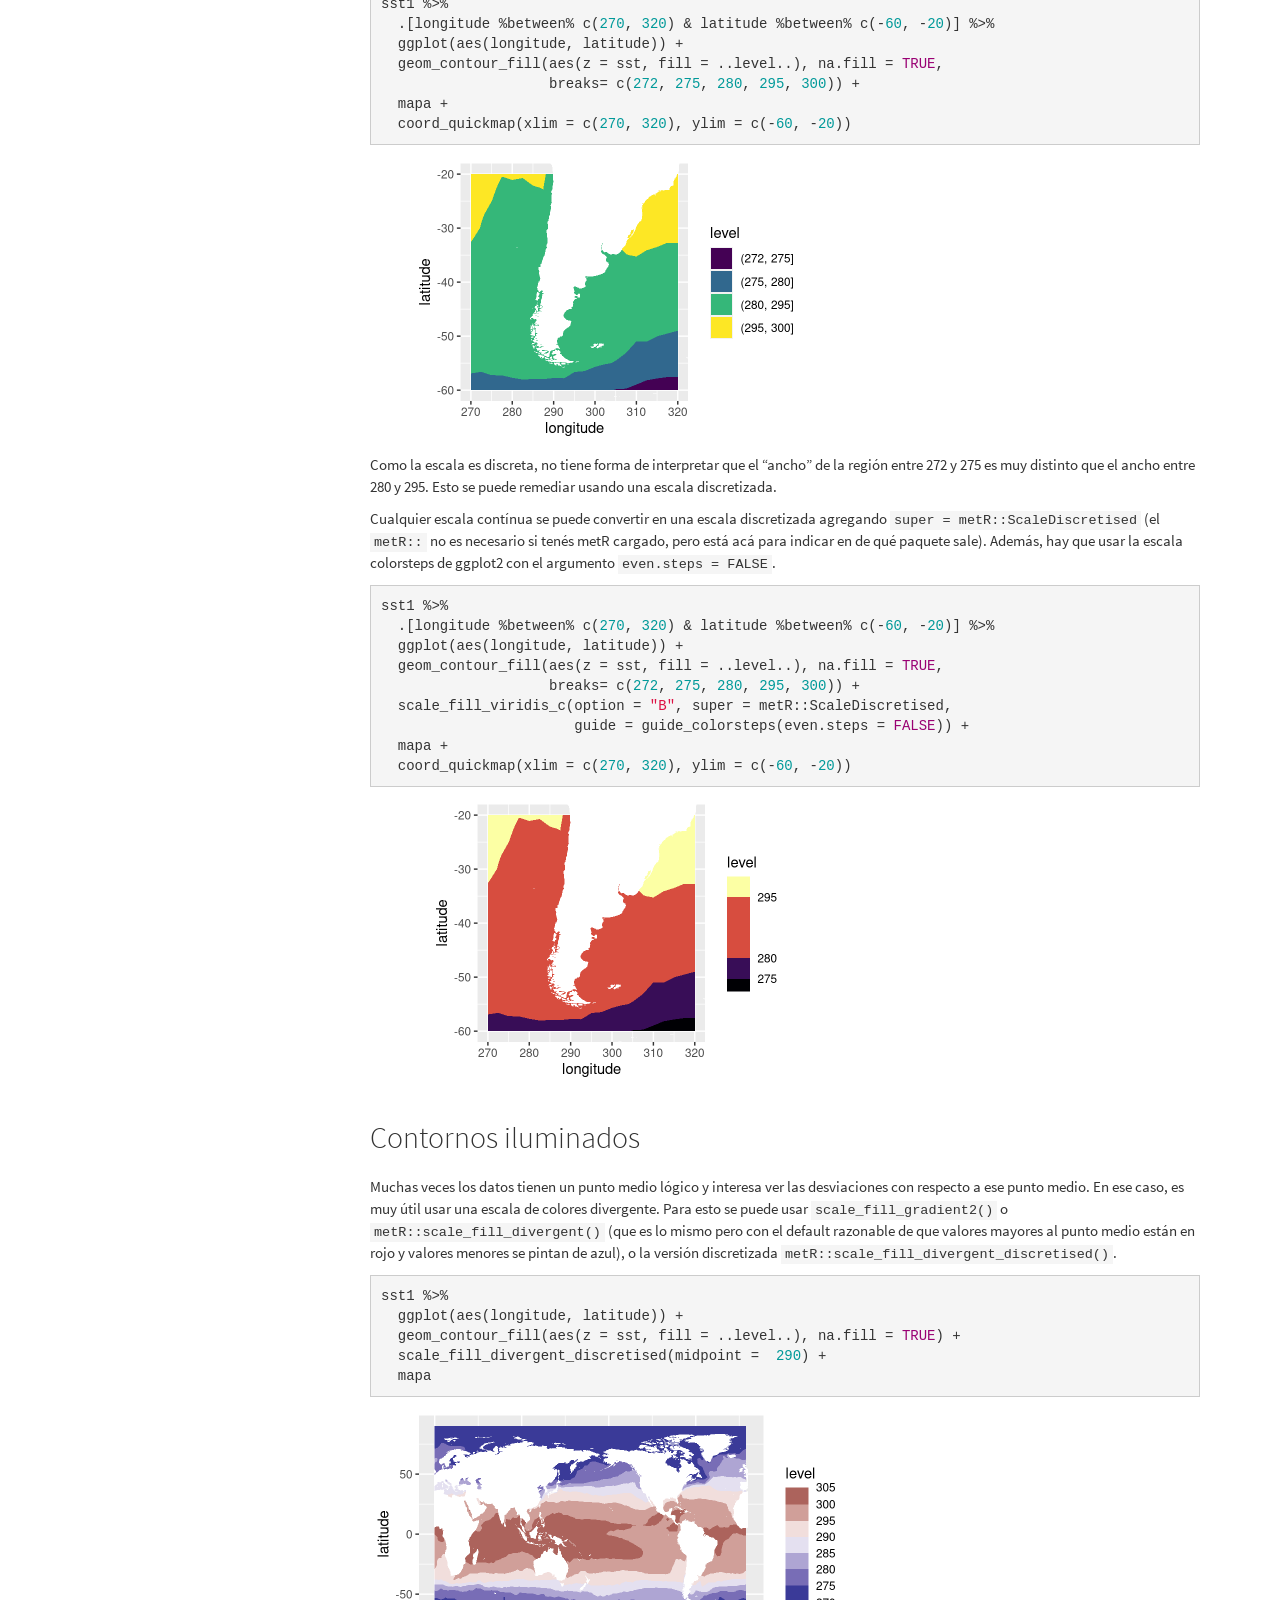
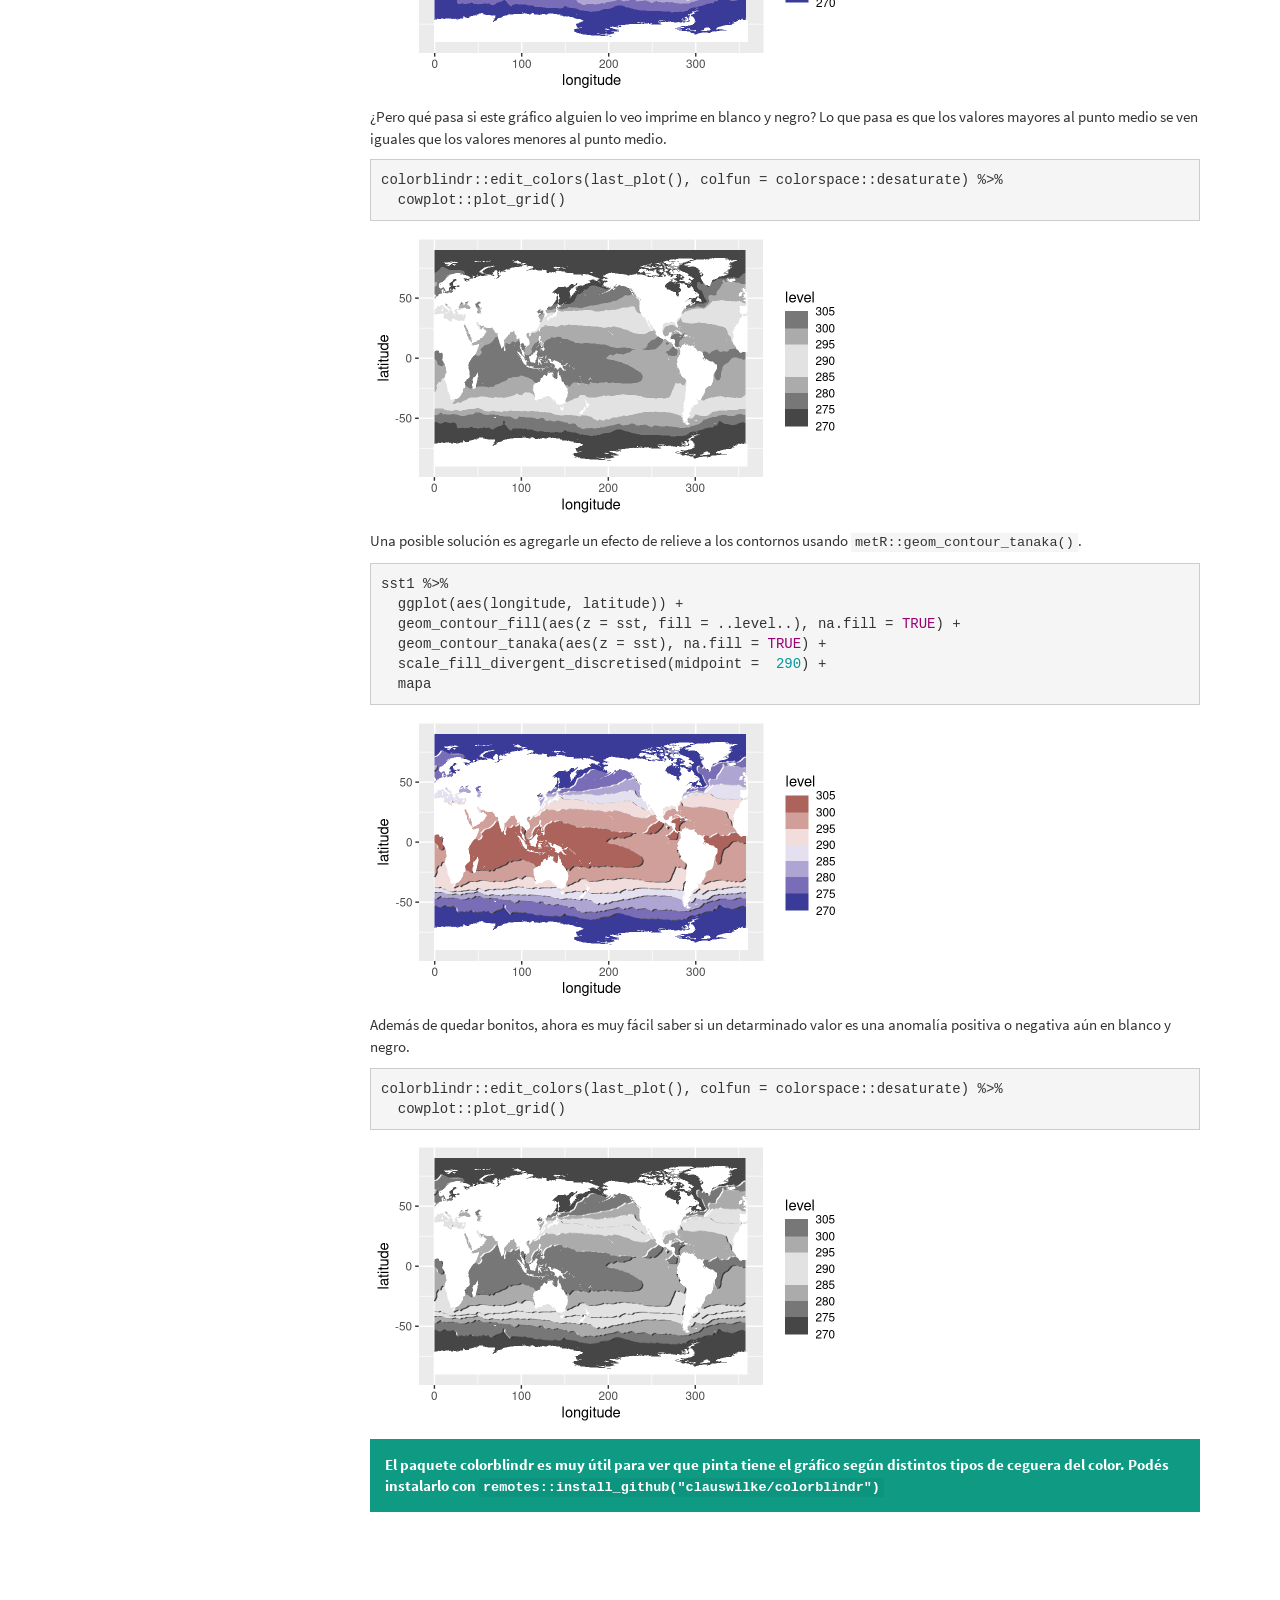
<file: docs/03_graficado.html>
<!DOCTYPE html>

<html>

<head>

<meta charset="utf-8" />
<meta name="generator" content="pandoc" />
<meta http-equiv="X-UA-Compatible" content="IE=EDGE" />




<title>Graficando</title>

<script src="site_libs/header-attrs-2.14/header-attrs.js"></script>
<script src="site_libs/jquery-3.6.0/jquery-3.6.0.min.js"></script>
<meta name="viewport" content="width=device-width, initial-scale=1" />
<link href="site_libs/bootstrap-3.3.5/css/cosmo.min.css" rel="stylesheet" />
<script src="site_libs/bootstrap-3.3.5/js/bootstrap.min.js"></script>
<script src="site_libs/bootstrap-3.3.5/shim/html5shiv.min.js"></script>
<script src="site_libs/bootstrap-3.3.5/shim/respond.min.js"></script>
<style>h1 {font-size: 34px;}
       h1.title {font-size: 38px;}
       h2 {font-size: 30px;}
       h3 {font-size: 24px;}
       h4 {font-size: 18px;}
       h5 {font-size: 16px;}
       h6 {font-size: 12px;}
       code {color: inherit; background-color: rgba(0, 0, 0, 0.04);}
       pre:not([class]) { background-color: white }</style>
<script src="site_libs/jqueryui-1.11.4/jquery-ui.min.js"></script>
<link href="site_libs/tocify-1.9.1/jquery.tocify.css" rel="stylesheet" />
<script src="site_libs/tocify-1.9.1/jquery.tocify.js"></script>
<script src="site_libs/navigation-1.1/tabsets.js"></script>
<link href="site_libs/highlightjs-9.12.0/default.css" rel="stylesheet" />
<script src="site_libs/highlightjs-9.12.0/highlight.js"></script>

<style type="text/css">
  code{white-space: pre-wrap;}
  span.smallcaps{font-variant: small-caps;}
  span.underline{text-decoration: underline;}
  div.column{display: inline-block; vertical-align: top; width: 50%;}
  div.hanging-indent{margin-left: 1.5em; text-indent: -1.5em;}
  ul.task-list{list-style: none;}
    </style>

<style type="text/css">code{white-space: pre;}</style>
<script type="text/javascript">
if (window.hljs) {
  hljs.configure({languages: []});
  hljs.initHighlightingOnLoad();
  if (document.readyState && document.readyState === "complete") {
    window.setTimeout(function() { hljs.initHighlighting(); }, 0);
  }
}
</script>






<link rel="stylesheet" href="style.css" type="text/css" />



<style type = "text/css">
.main-container {
  max-width: 940px;
  margin-left: auto;
  margin-right: auto;
}
img {
  max-width:100%;
}
.tabbed-pane {
  padding-top: 12px;
}
.html-widget {
  margin-bottom: 20px;
}
button.code-folding-btn:focus {
  outline: none;
}
summary {
  display: list-item;
}
details > summary > p:only-child {
  display: inline;
}
pre code {
  padding: 0;
}
</style>


<style type="text/css">
.dropdown-submenu {
  position: relative;
}
.dropdown-submenu>.dropdown-menu {
  top: 0;
  left: 100%;
  margin-top: -6px;
  margin-left: -1px;
  border-radius: 0 6px 6px 6px;
}
.dropdown-submenu:hover>.dropdown-menu {
  display: block;
}
.dropdown-submenu>a:after {
  display: block;
  content: " ";
  float: right;
  width: 0;
  height: 0;
  border-color: transparent;
  border-style: solid;
  border-width: 5px 0 5px 5px;
  border-left-color: #cccccc;
  margin-top: 5px;
  margin-right: -10px;
}
.dropdown-submenu:hover>a:after {
  border-left-color: #adb5bd;
}
.dropdown-submenu.pull-left {
  float: none;
}
.dropdown-submenu.pull-left>.dropdown-menu {
  left: -100%;
  margin-left: 10px;
  border-radius: 6px 0 6px 6px;
}
</style>

<script type="text/javascript">
// manage active state of menu based on current page
$(document).ready(function () {
  // active menu anchor
  href = window.location.pathname
  href = href.substr(href.lastIndexOf('/') + 1)
  if (href === "")
    href = "index.html";
  var menuAnchor = $('a[href="' + href + '"]');

  // mark it active
  menuAnchor.tab('show');

  // if it's got a parent navbar menu mark it active as well
  menuAnchor.closest('li.dropdown').addClass('active');

  // Navbar adjustments
  var navHeight = $(".navbar").first().height() + 15;
  var style = document.createElement('style');
  var pt = "padding-top: " + navHeight + "px; ";
  var mt = "margin-top: -" + navHeight + "px; ";
  var css = "";
  // offset scroll position for anchor links (for fixed navbar)
  for (var i = 1; i <= 6; i++) {
    css += ".section h" + i + "{ " + pt + mt + "}\n";
  }
  style.innerHTML = "body {" + pt + "padding-bottom: 40px; }\n" + css;
  document.head.appendChild(style);
});
</script>

<!-- tabsets -->

<style type="text/css">
.tabset-dropdown > .nav-tabs {
  display: inline-table;
  max-height: 500px;
  min-height: 44px;
  overflow-y: auto;
  border: 1px solid #ddd;
  border-radius: 4px;
}

.tabset-dropdown > .nav-tabs > li.active:before {
  content: "";
  font-family: 'Glyphicons Halflings';
  display: inline-block;
  padding: 10px;
  border-right: 1px solid #ddd;
}

.tabset-dropdown > .nav-tabs.nav-tabs-open > li.active:before {
  content: "&#xe258;";
  border: none;
}

.tabset-dropdown > .nav-tabs.nav-tabs-open:before {
  content: "";
  font-family: 'Glyphicons Halflings';
  display: inline-block;
  padding: 10px;
  border-right: 1px solid #ddd;
}

.tabset-dropdown > .nav-tabs > li.active {
  display: block;
}

.tabset-dropdown > .nav-tabs > li > a,
.tabset-dropdown > .nav-tabs > li > a:focus,
.tabset-dropdown > .nav-tabs > li > a:hover {
  border: none;
  display: inline-block;
  border-radius: 4px;
  background-color: transparent;
}

.tabset-dropdown > .nav-tabs.nav-tabs-open > li {
  display: block;
  float: none;
}

.tabset-dropdown > .nav-tabs > li {
  display: none;
}
</style>

<!-- code folding -->



<style type="text/css">

#TOC {
  margin: 25px 0px 20px 0px;
}
@media (max-width: 768px) {
#TOC {
  position: relative;
  width: 100%;
}
}

@media print {
.toc-content {
  /* see https://github.com/w3c/csswg-drafts/issues/4434 */
  float: right;
}
}

.toc-content {
  padding-left: 30px;
  padding-right: 40px;
}

div.main-container {
  max-width: 1200px;
}

div.tocify {
  width: 20%;
  max-width: 260px;
  max-height: 85%;
}

@media (min-width: 768px) and (max-width: 991px) {
  div.tocify {
    width: 25%;
  }
}

@media (max-width: 767px) {
  div.tocify {
    width: 100%;
    max-width: none;
  }
}

.tocify ul, .tocify li {
  line-height: 20px;
}

.tocify-subheader .tocify-item {
  font-size: 0.90em;
}

.tocify .list-group-item {
  border-radius: 0px;
}


</style>



</head>

<body>


<div class="container-fluid main-container">


<!-- setup 3col/9col grid for toc_float and main content  -->
<div class="row">
<div class="col-xs-12 col-sm-4 col-md-3">
<div id="TOC" class="tocify">
</div>
</div>

<div class="toc-content col-xs-12 col-sm-8 col-md-9">




<div class="navbar navbar-default  navbar-fixed-top" role="navigation">
  <div class="container">
    <div class="navbar-header">
      <button type="button" class="navbar-toggle collapsed" data-toggle="collapse" data-bs-toggle="collapse" data-target="#navbar" data-bs-target="#navbar">
        <span class="icon-bar"></span>
        <span class="icon-bar"></span>
        <span class="icon-bar"></span>
      </button>
      <a class="navbar-brand" href="index.html">Datos espaciales a lo tidy</a>
    </div>
    <div id="navbar" class="navbar-collapse collapse">
      <ul class="nav navbar-nav">
        <li>
  <a href="preparacion.html">Preparación</a>
</li>
<li class="dropdown">
  <a href="#" class="dropdown-toggle" data-toggle="dropdown" role="button" data-bs-toggle="dropdown" aria-expanded="false">
    Materiales
     
    <span class="caret"></span>
  </a>
  <ul class="dropdown-menu" role="menu">
    <li>
      <a href="01_intro.html">Introducción</a>
    </li>
    <li>
      <a href="02_lectura.html">Lectura</a>
    </li>
    <li>
      <a href="03_graficado.html">Graficado</a>
    </li>
    <li>
      <a href="04_calculos.html">Cómputos</a>
    </li>
    <li>
      <a href="guia-practica.html">Guía práctica</a>
    </li>
  </ul>
</li>
<li>
  <a href="ejemplo.html">Relación ENSO - Presión a nivel del mar</a>
</li>
      </ul>
      <ul class="nav navbar-nav navbar-right">
        <li>
  <a href="https://github.com/eliocamp/espaciales-tidy-tutorial/">Repositorio</a>
</li>
      </ul>
    </div><!--/.nav-collapse -->
  </div><!--/.container -->
</div><!--/.navbar -->

<div id="header">



<h1 class="title toc-ignore">Graficando</h1>

</div>


<p>Ahora que tenés los datos en forma de tabla, todo lo que queda es
usar las mismas herramientas que usarías para trabajar con cualquier
otro tipo de dato.</p>
<pre class="r"><code># Cargo los paquetes necesarios
library(magrittr)
library(ggplot2)
library(dplyr)
library(data.table)
library(metR)

# Leo los datos
# 
sst &lt;- ReadNetCDF(&quot;datos/temperatura_mar.nc&quot;, vars = &quot;sst&quot;)

# Me quedo con un solo campo, para graficar
sst1 &lt;- sst[time == time[1]]

sst1 &lt;- sst %&gt;% 
  filter(time == time[1])</code></pre>
<p>Ya vimos una forma rápida de graficar este tipo de datos usando
<code>geom_raster()</code>:</p>
<pre class="r"><code>sst1 %&gt;%  
  ggplot(aes(longitude, latitude)) +
  geom_raster(aes(fill = sst)) </code></pre>
<p><img src="03_graficado_files/figure-html/unnamed-chunk-2-1.png" width="480" /></p>
<p>Con <code>geom_raster()</code>, cada punto de grilla es representado
como un rectángulo cuyo color de relleno se mapea al valor de la
variable, por lo tanto la estética a usar es <code>fill</code>.</p>
<div id="contornos" class="section level2">
<h2>Contornos</h2>
<p>Otra forma de mostrar este tipo de campos (o sea, que pinta tiene la
variable en una región) es usando contornos con
<code>geom_contour()</code>. A mí me gusta usar
<code>metR::geom_contour2()</code> porque usa contornos negros por
default y tiene otras funcionalidades útiles. En este caso, cada línea
corresponde a un valor específico de la variable y por eso usamos el
argumento <code>z</code> para mapearla.</p>
<pre class="r"><code>sst1 %&gt;%  
  ggplot(aes(longitude, latitude)) +
  geom_contour2(aes(z = sst)) </code></pre>
<p><img src="03_graficado_files/figure-html/unnamed-chunk-3-1.png" width="480" /></p>
<p>El problema es que ahora perdemos los continentes gratis y no tenemos
información sobre que valores representa cada línea. Podemos obtener un
resultado intermedio usando contornos llenos con
<code>metR::geom_contour_fill()</code> (de nuevo, ggplot2 tiene un
<code>geom_contour_filled()</code> pero yo prefiero los defaults y otras
funcionalidades de <code>geom_contour_fill()</code>).</p>
<pre class="r"><code>sst1 %&gt;%  
  ggplot(aes(longitude, latitude)) +
  geom_contour_fill(aes(z = sst)) </code></pre>
<p><img src="03_graficado_files/figure-html/unnamed-chunk-4-1.png" width="480" /></p>
<p>En este punto estaría bueno tener no tener los continentes pixelados
(esto se debe a la baja resolución de los datos principalmente). El
paquete <strong>rnaturalearth</strong> tiene datos de costas, países y
regiones en distintas resoluciones. Pero por ahora podemos evitar
instalar otro paquete, usando la función <code>map_data()</code> de
ggplot2.</p>
<pre class="r"><code>ggplot() +
  geom_polygon(data = map_data(&quot;world2&quot;), aes(long, lat, group = group), 
               fill = &quot;white&quot;)</code></pre>
<p><img src="03_graficado_files/figure-html/unnamed-chunk-5-1.png" width="480" /></p>
<p>Ahora podemos poner eso encima del gráfico anterior.</p>
<pre class="r"><code>mapa &lt;- geom_polygon(data = map_data(&quot;world2&quot;), aes(long, lat, group = group), 
                     fill = &quot;white&quot;, inherit.aes = FALSE)</code></pre>
<pre class="r"><code>sst1 %&gt;%  
  ggplot(aes(longitude, latitude)) +
  geom_contour_fill(aes(z = sst)) +
  mapa</code></pre>
<p><img src="03_graficado_files/figure-html/unnamed-chunk-7-1.png" width="480" /></p>
<p>Aún con esto seguimos viendo las cosas “pixeladas”. Una forma de
resolver esto es rellenando las regiones sin datos con un valor
razonable. <code>metR::geom_contour_fill()</code> tiene el argumento
<code>na.fill</code> que si es <code>TRUE</code>, interpola los datos
faltantes:</p>
<pre class="r"><code>sst1 %&gt;%  
  ggplot(aes(longitude, latitude)) +
  geom_contour_fill(aes(z = sst), na.fill = TRUE) </code></pre>
<p><img src="03_graficado_files/figure-html/unnamed-chunk-8-1.png" width="480" /></p>
<p>Sabemos que los datos bien adentro de los continentes no tienen
sentido, pero si lo que vamos a hacer es taparlos con el mapa, no tiene
mucha importancia.</p>
<pre class="r"><code>sst1 %&gt;%  
  ggplot(aes(longitude, latitude)) +
  geom_contour_fill(aes(z = sst), na.fill = TRUE) +
  mapa</code></pre>
<p><img src="03_graficado_files/figure-html/unnamed-chunk-9-1.png" width="480" /></p>
</div>
<div id="usando-proyecciones" class="section level2">
<h2>Usando proyecciones</h2>
<p>Hasta ahora usamos datos grillados en una grilla regular en longitud
y latitud, pero no todos los datos son así. Por ejemplo el dataset de
ejemplo <code>surface</code> tiene datos de topografía del centro de
Argentina.</p>
<pre class="r"><code>head(surface)</code></pre>
<pre><code>##          lon       lat   height       x        y
## 1: -74.83386 -40.91083   0.0000 -960000 -1160000
## 2: -74.36743 -40.94587   0.0000 -920000 -1160000
## 3: -73.90057 -40.97941 276.4575 -880000 -1160000
## 4: -73.43341 -41.01149 182.4261 -840000 -1160000
## 5: -72.96585 -41.04207 123.7324 -800000 -1160000
## 6: -72.49799 -41.07118 770.1770 -760000 -1160000</code></pre>
<p>Vemos que tiene datos de topografía en longitud y latitud, en este
espacio los datos no son regulares ya que tiene en cuenta la curvatura
de la Tierra. Pero además en el data.frame hay dos columnas x e y que
corresponde a la distancia en metros entre las observaciones o datos al
punto central de la proyección de estos datos. Vamos a ver qué pinta
tienen cuando graficamos en función de la latitud y la longitud:</p>
<pre class="r"><code>surface %&gt;% 
  ggplot(aes(lon, lat)) +
  geom_point(aes(colour = height))</code></pre>
<p><img src="03_graficado_files/figure-html/unnamed-chunk-11-1.png" width="480" /></p>
<p>Claramente esto no es un cuadrado, pero hay una cierta regularidad en
la ubicación de los puntos. La grilla sí es regular, pero en la
proyección de Lambert. Si graficamos usando la información en x e y (o
sea los datos “desproyectados”) nos encontramos con lo siguiente:</p>
<pre class="r"><code>surface %&gt;% 
  ggplot(aes(x, y)) +
  geom_raster(aes(fill = height))</code></pre>
<p><img src="03_graficado_files/figure-html/unnamed-chunk-12-1.png" width="480" /></p>
<p>En esta grilla regular si podemos graficar contornos sin
problema.</p>
<pre class="r"><code>surface %&gt;% 
  ggplot(aes(x, y)) +
  geom_contour_fill(aes(z = height))</code></pre>
<p><img src="03_graficado_files/figure-html/unnamed-chunk-13-1.png" width="480" /></p>
<p>Una forma de definir esa proyección es con una “proj-string”; un
texto que define de qué proyección se trata y cuáles son sus parámetros.
(Aunque notar que este paradigma <a
href="https://inbo.github.io/tutorials/tutorials/spatial_crs_coding/">ya
se quedó viejo</a>) ¿De donde sale esta string? ¡De los metadatos! Si tu
archivo netCDF está bien hecho, parte de sus metadatos va a ser la
proyección. En este caso, el “metadato” es este documento y la
proj-string es la siguiente:</p>
<pre class="r"><code>proj_string &lt;- paste0(&quot;+proj=lcc +lat_1=-30.9659996032715 +lat_2=-30.9659996032715 +lat_0=-30.9660034179688 +lon_0=296.432998657227 +a=6370000 +b=6370000 +over&quot;)</code></pre>
<p>Si incluimos esta información en argumento <code>proj</code> de
<code>geom_contour_fill()</code> podemos pasar de las coordenadas
proyectadas x/y a lon/lat y visualizar la región de manera correcta.</p>
<pre class="r"><code>surface %&gt;% 
  ggplot(aes(x, y)) +
  geom_contour_fill(aes(z = height), proj = proj_string)</code></pre>
<p><img src="03_graficado_files/figure-html/unnamed-chunk-15-1.png" width="480" /></p>
</div>
<div id="graficando-más-de-una-variable" class="section level2">
<h2>Graficando más de una variable</h2>
<p>Muchas veces (al menos en meteorología!) queremos comparar varias
variables al mismo tiempo y haces 2 gráficos no suele ser suficiente,
queremos superponer las variables. ggplot2 tiene algunas limitaciones no
podemos mapear el color a 2 variables distintas, al menos no
directamente.</p>
<p>Una solución sería usar contornos vacíos y etiquetas para identificar
valores (o aplicando color) sobre contornos llenos que usa el relleno o
fill para definir los valores. De esa manera tendremos leyendas
distintas (color -o etiquetas- y fill) para analizar las 2
variables.</p>
<p>Otra forma de plotear varias escalas de colores en un mismo ggplot es
usando el paquete <a
href="https://eliocamp.github.io/ggnewscale/">ggnewscale</a>. En este
ejemplo estamos graficando la topografía de la superficie de los
continentes y del fondo del mar. Si bien podríamos trabajar con los
datos como una única variable, suele ser útil diferenciarla.</p>
<p>Primero graficamos los datos donde h (la altura) es positiva (los
continentes) y luego agregamos <code>ggnewscale::new_scale_fill()</code>
para <em>habilitar</em> una nueva escala de relleno y usarla para los
datos con valor negativo (el fondo del océano).</p>
<pre class="r"><code>topo &lt;- GetTopography(270, 320, -20, -60, resolution = 1/30)

topo %&gt;% 
  ggplot(aes(lon, lat)) +
  geom_contour_fill(aes(z = h), data = ~.x[h &gt; 0]) +
  scale_fill_gradientn(colours = terrain.colors(4)) +
  ggnewscale::new_scale_fill() +
  geom_contour_fill(aes(z = h), data = ~.x[h &lt;= 0]) </code></pre>
<p><img src="03_graficado_files/figure-html/unnamed-chunk-16-1.png" width="480" /></p>
</div>
<div id="guía-discretizada" class="section level2">
<h2>Guía discretizada</h2>
<p>Un último truco que hace ayuda a interpretar los contornos llenos es
cambiar la guía de colores. <code>geom_contour_fill()</code> por defecto
usa una escala continua para el aes fill, por lo que la guía de colores
es un degradé continuo. El problema de eso es que no respeta
necesariamente la idea de que <code>geom_contour_fill()</code> en cierta
forma está discretizando los datos.</p>
<p>Una primera solución es usar una variable discreta. Para esto hay que
cambiar el aes fill a <code>..level..</code>, que es la variable “level”
computada por el geom. Esta es una versión discreta de la variable usada
por default (<code>..level_mid..</code>), lo cual fuerza a gplot2 a
elegir una escala discreta junto con su guía.</p>
<pre class="r"><code>sst1 %&gt;%  
  .[longitude %between% c(270, 320) &amp; latitude %between% c(-60, -20)] %&gt;% 
  ggplot(aes(longitude, latitude)) +
  geom_contour_fill(aes(z = sst, fill = ..level..), na.fill = TRUE) +
  mapa +
  coord_quickmap(xlim = c(270, 320), ylim = c(-60, -20)) </code></pre>
<p><img src="03_graficado_files/figure-html/unnamed-chunk-17-1.png" width="480" /></p>
<p>El problema con esta escala es que no reconoce que si bien los datos
ahora son discretos, ¡éstos representan números continuos! Para ilustrar
el problema, veamos qué pasa si usamos breaks que no son
equidistantes.</p>
<pre class="r"><code>sst1 %&gt;%  
  .[longitude %between% c(270, 320) &amp; latitude %between% c(-60, -20)] %&gt;% 
  ggplot(aes(longitude, latitude)) +
  geom_contour_fill(aes(z = sst, fill = ..level..), na.fill = TRUE, 
                    breaks= c(272, 275, 280, 295, 300)) +
  mapa +
  coord_quickmap(xlim = c(270, 320), ylim = c(-60, -20)) </code></pre>
<p><img src="03_graficado_files/figure-html/unnamed-chunk-18-1.png" width="480" /></p>
<p>Como la escala es discreta, no tiene forma de interpretar que el
“ancho” de la región entre 272 y 275 es muy distinto que el ancho entre
280 y 295. Esto se puede remediar usando una escala discretizada.</p>
<p>Cualquier escala contínua se puede convertir en una escala
discretizada agregando <code>super = metR::ScaleDiscretised</code> (el
<code>metR::</code> no es necesario si tenés metR cargado, pero está acá
para indicar en de qué paquete sale). Además, hay que usar la escala
colorsteps de ggplot2 con el argumento
<code>even.steps = FALSE</code>.</p>
<pre class="r"><code>sst1 %&gt;%  
  .[longitude %between% c(270, 320) &amp; latitude %between% c(-60, -20)] %&gt;% 
  ggplot(aes(longitude, latitude)) +
  geom_contour_fill(aes(z = sst, fill = ..level..), na.fill = TRUE, 
                    breaks= c(272, 275, 280, 295, 300)) + 
  scale_fill_viridis_c(option = &quot;B&quot;, super = metR::ScaleDiscretised,
                       guide = guide_colorsteps(even.steps = FALSE)) +
  mapa +
  coord_quickmap(xlim = c(270, 320), ylim = c(-60, -20)) </code></pre>
<p><img src="03_graficado_files/figure-html/unnamed-chunk-19-1.png" width="480" /></p>
</div>
<div id="contornos-iluminados" class="section level2">
<h2>Contornos iluminados</h2>
<p>Muchas veces los datos tienen un punto medio lógico y interesa ver
las desviaciones con respecto a ese punto medio. En ese caso, es muy
útil usar una escala de colores divergente. Para esto se puede usar
<code>scale_fill_gradient2()</code> o
<code>metR::scale_fill_divergent()</code> (que es lo mismo pero con el
default razonable de que valores mayores al punto medio están en rojo y
valores menores se pintan de azul), o la versión discretizada
<code>metR::scale_fill_divergent_discretised()</code>.</p>
<pre class="r"><code>sst1 %&gt;%  
  ggplot(aes(longitude, latitude)) +
  geom_contour_fill(aes(z = sst, fill = ..level..), na.fill = TRUE) +
  scale_fill_divergent_discretised(midpoint =  290) +
  mapa</code></pre>
<p><img src="03_graficado_files/figure-html/unnamed-chunk-20-1.png" width="480" /></p>
<p>¿Pero qué pasa si este gráfico alguien lo veo imprime en blanco y
negro? Lo que pasa es que los valores mayores al punto medio se ven
iguales que los valores menores al punto medio.</p>
<pre class="r"><code>colorblindr::edit_colors(last_plot(), colfun = colorspace::desaturate) %&gt;% 
  cowplot::plot_grid()</code></pre>
<p><img src="03_graficado_files/figure-html/unnamed-chunk-21-1.png" width="480" /></p>
<p>Una posible solución es agregarle un efecto de relieve a los
contornos usando <code>metR::geom_contour_tanaka()</code>.</p>
<pre class="r"><code>sst1 %&gt;%  
  ggplot(aes(longitude, latitude)) +
  geom_contour_fill(aes(z = sst, fill = ..level..), na.fill = TRUE) +
  geom_contour_tanaka(aes(z = sst), na.fill = TRUE) + 
  scale_fill_divergent_discretised(midpoint =  290) +
  mapa</code></pre>
<p><img src="03_graficado_files/figure-html/unnamed-chunk-22-1.png" width="480" /></p>
<p>Además de quedar bonitos, ahora es muy fácil saber si un detarminado
valor es una anomalía positiva o negativa aún en blanco y negro.</p>
<pre class="r"><code>colorblindr::edit_colors(last_plot(), colfun = colorspace::desaturate) %&gt;% 
  cowplot::plot_grid()</code></pre>
<p><img src="03_graficado_files/figure-html/unnamed-chunk-23-1.png" width="480" /></p>
<div class="alert alert-info">
<p>El paquete <strong>colorblindr</strong> es muy útil para ver que
pinta tiene el gráfico según distintos tipos de ceguera del color. Podés
instalarlo con
<code>remotes::install_github("clauswilke/colorblindr")</code></p>
</div>
</div>



</div>
</div>

</div>

<script>

// add bootstrap table styles to pandoc tables
function bootstrapStylePandocTables() {
  $('tr.odd').parent('tbody').parent('table').addClass('table table-condensed');
}
$(document).ready(function () {
  bootstrapStylePandocTables();
});


</script>

<!-- tabsets -->

<script>
$(document).ready(function () {
  window.buildTabsets("TOC");
});

$(document).ready(function () {
  $('.tabset-dropdown > .nav-tabs > li').click(function () {
    $(this).parent().toggleClass('nav-tabs-open');
  });
});
</script>

<!-- code folding -->

<script>
$(document).ready(function ()  {

    // temporarily add toc-ignore selector to headers for the consistency with Pandoc
    $('.unlisted.unnumbered').addClass('toc-ignore')

    // move toc-ignore selectors from section div to header
    $('div.section.toc-ignore')
        .removeClass('toc-ignore')
        .children('h1,h2,h3,h4,h5').addClass('toc-ignore');

    // establish options
    var options = {
      selectors: "h1,h2,h3",
      theme: "bootstrap3",
      context: '.toc-content',
      hashGenerator: function (text) {
        return text.replace(/[.\\/?&!#<>]/g, '').replace(/\s/g, '_');
      },
      ignoreSelector: ".toc-ignore",
      scrollTo: 0
    };
    options.showAndHide = true;
    options.smoothScroll = true;

    // tocify
    var toc = $("#TOC").tocify(options).data("toc-tocify");
});
</script>

<!-- dynamically load mathjax for compatibility with self-contained -->
<script>
  (function () {
    var script = document.createElement("script");
    script.type = "text/javascript";
    script.src  = "https://mathjax.rstudio.com/latest/MathJax.js?config=TeX-AMS-MML_HTMLorMML";
    document.getElementsByTagName("head")[0].appendChild(script);
  })();
</script>

</body>
</html>
</file>
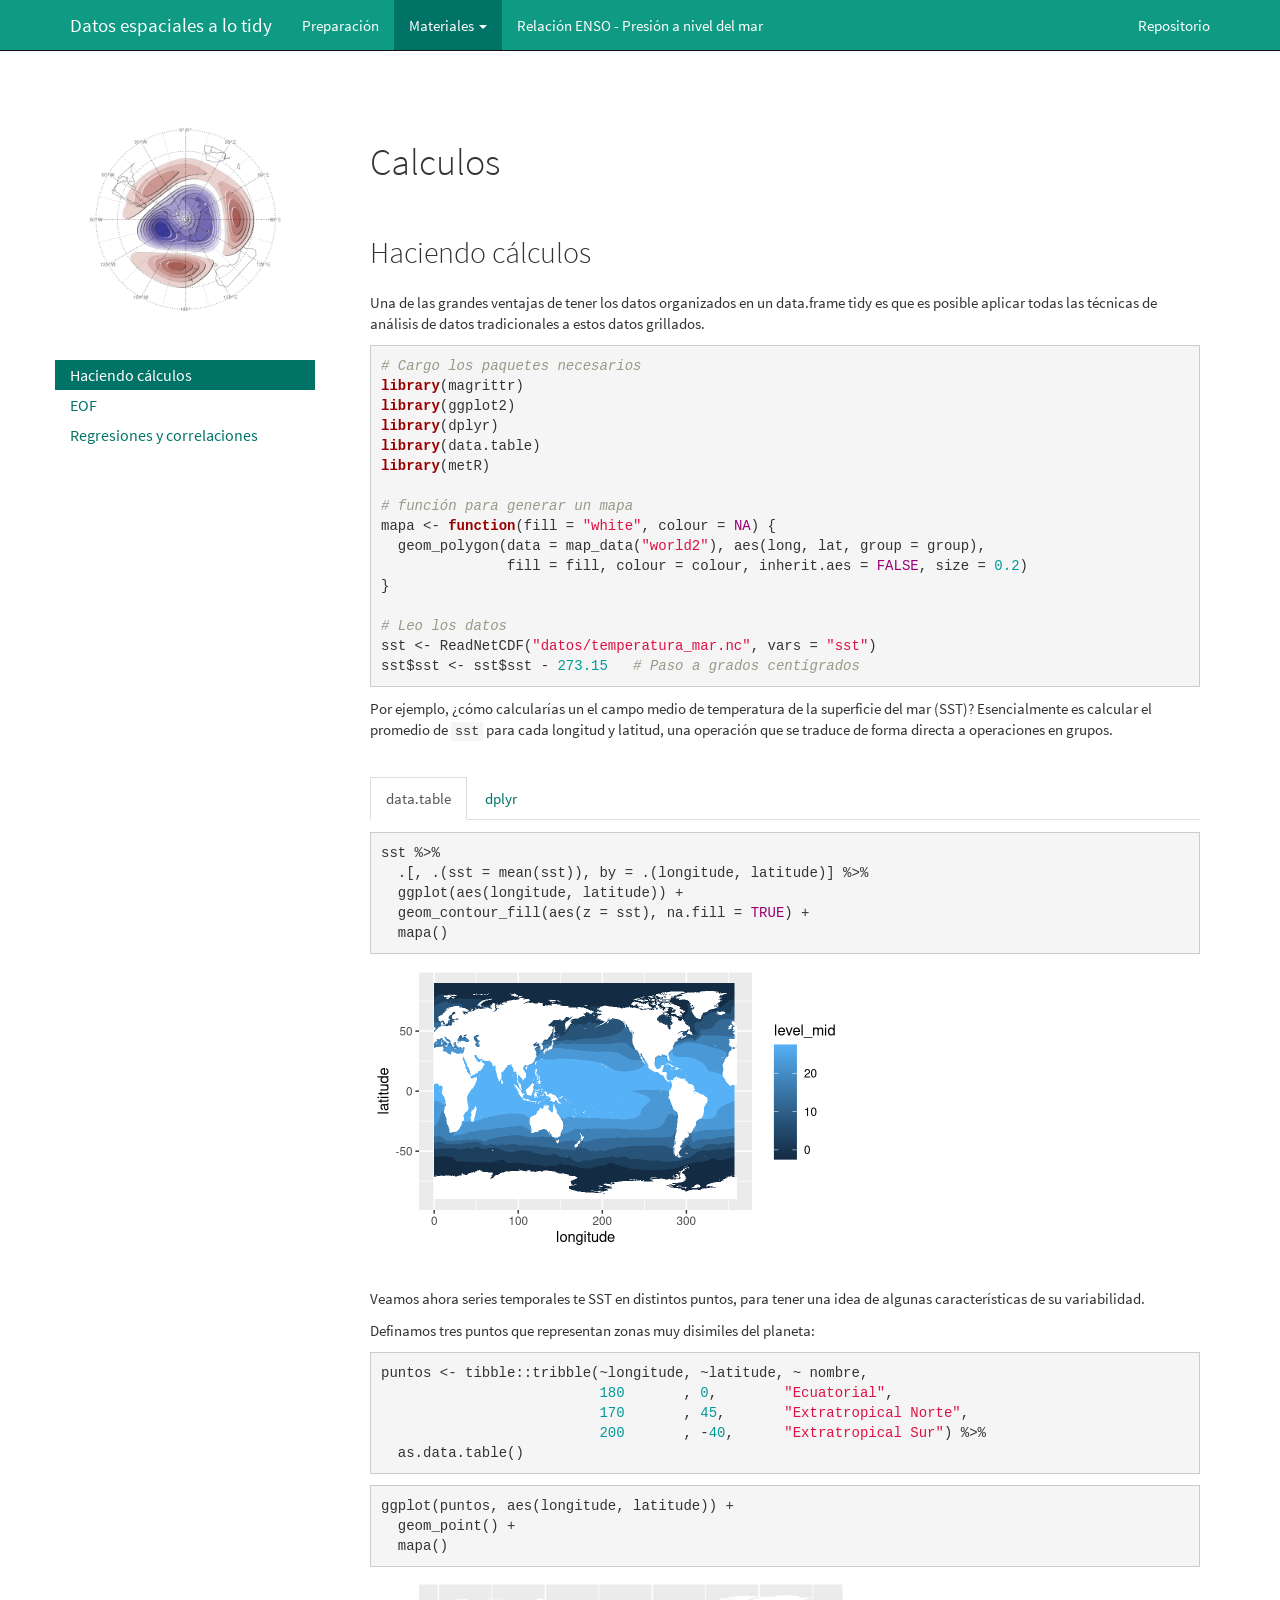
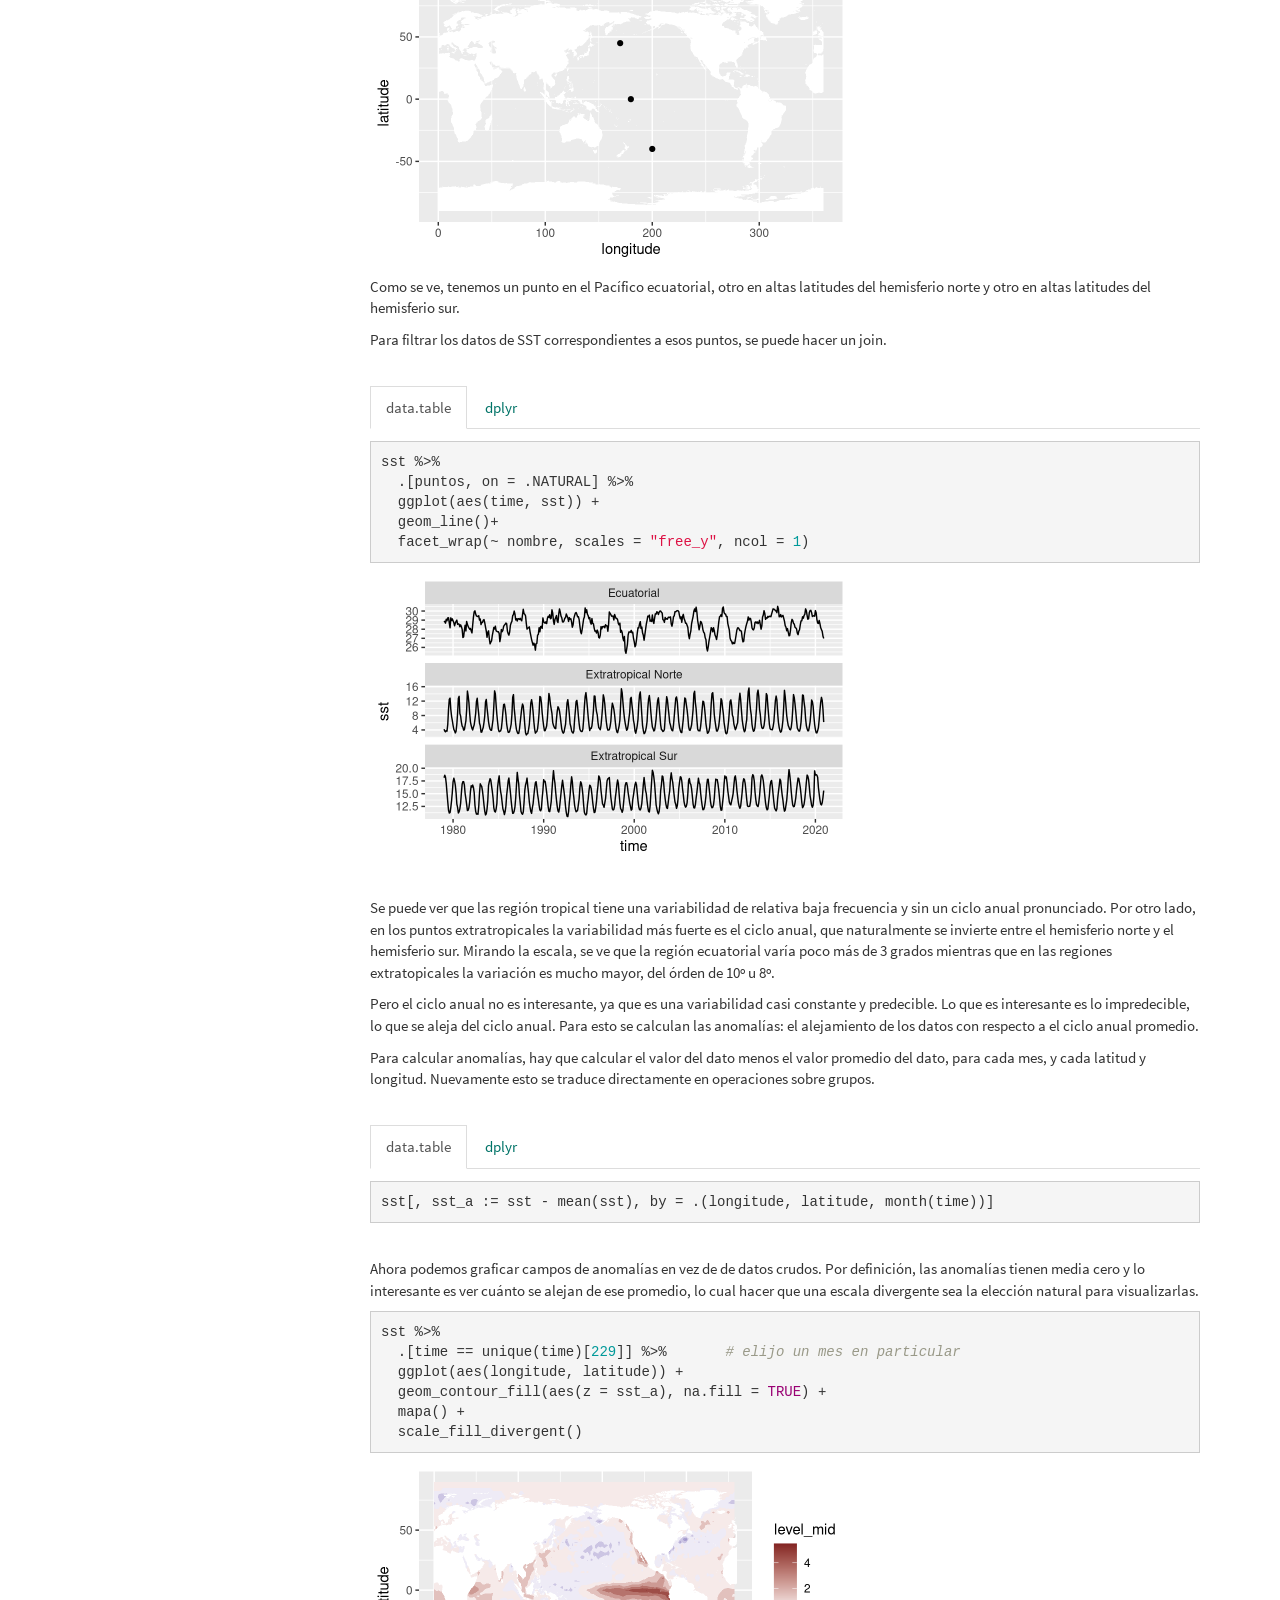
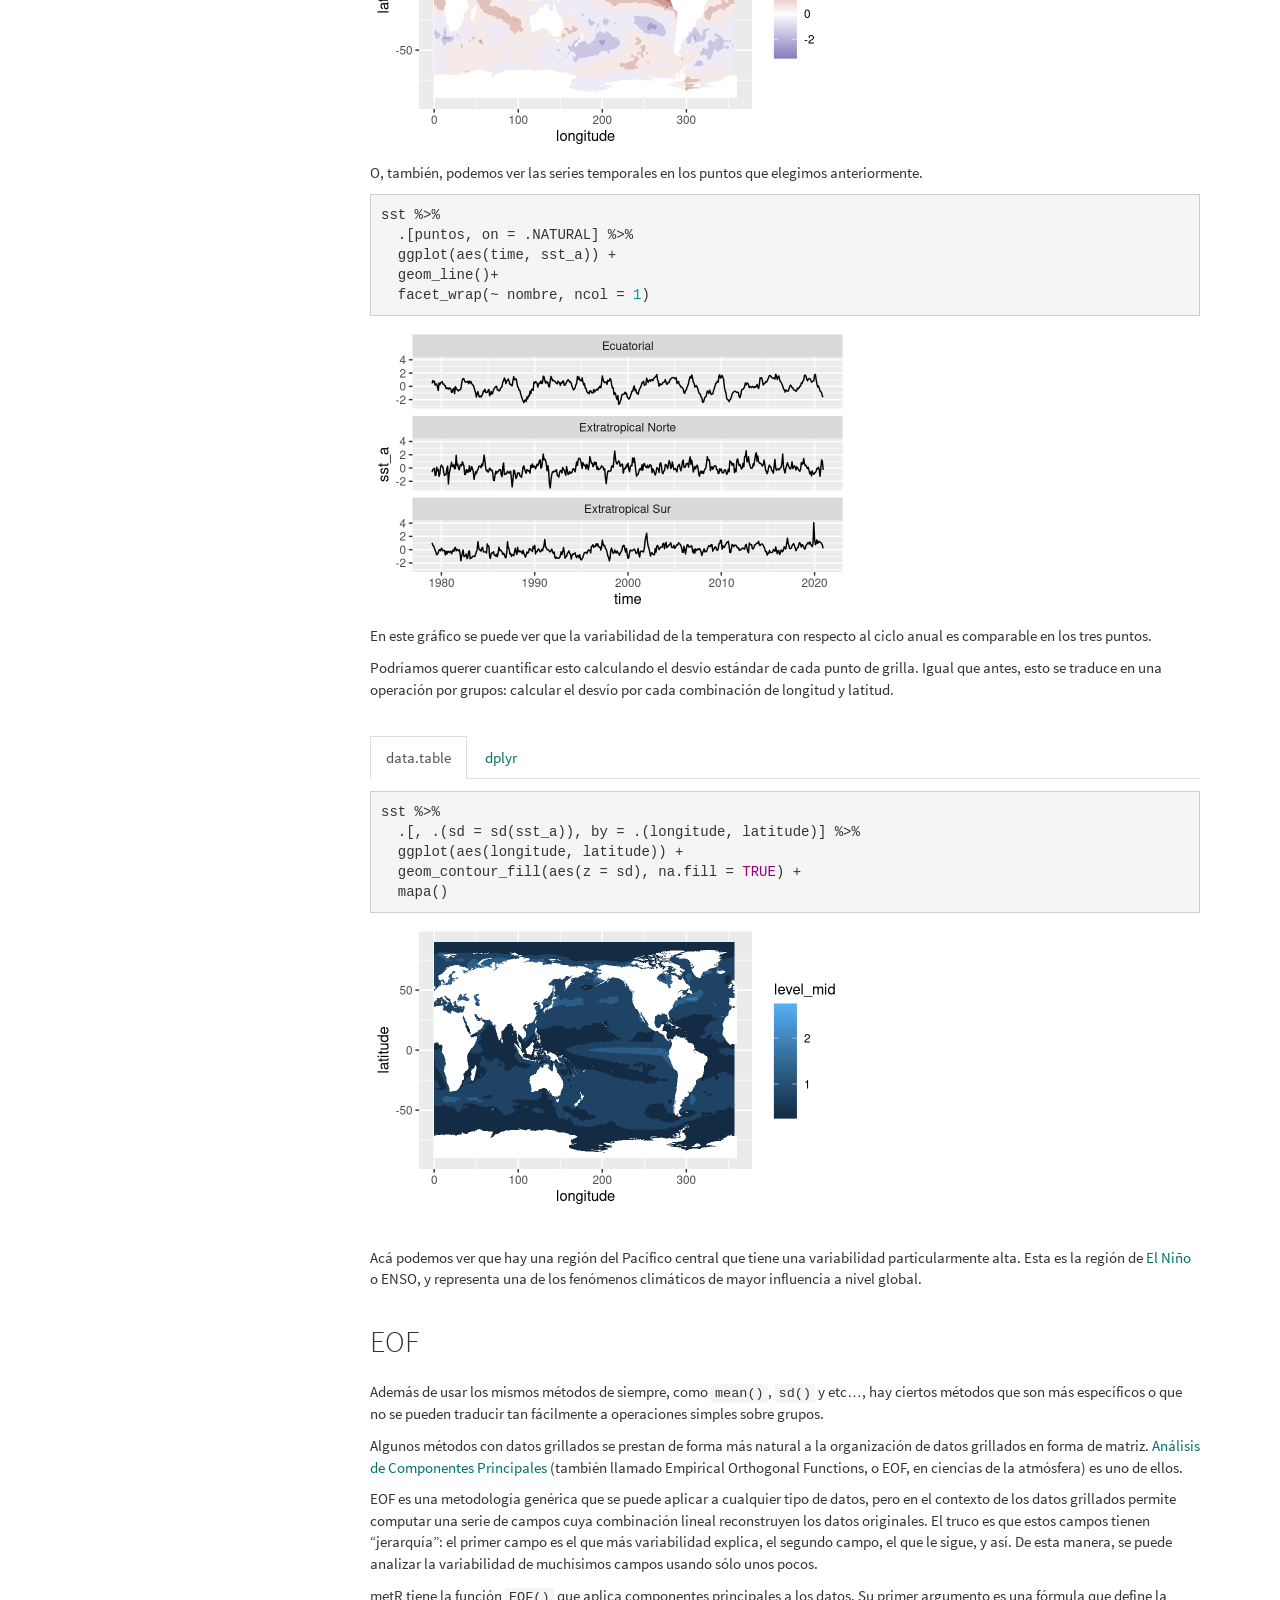
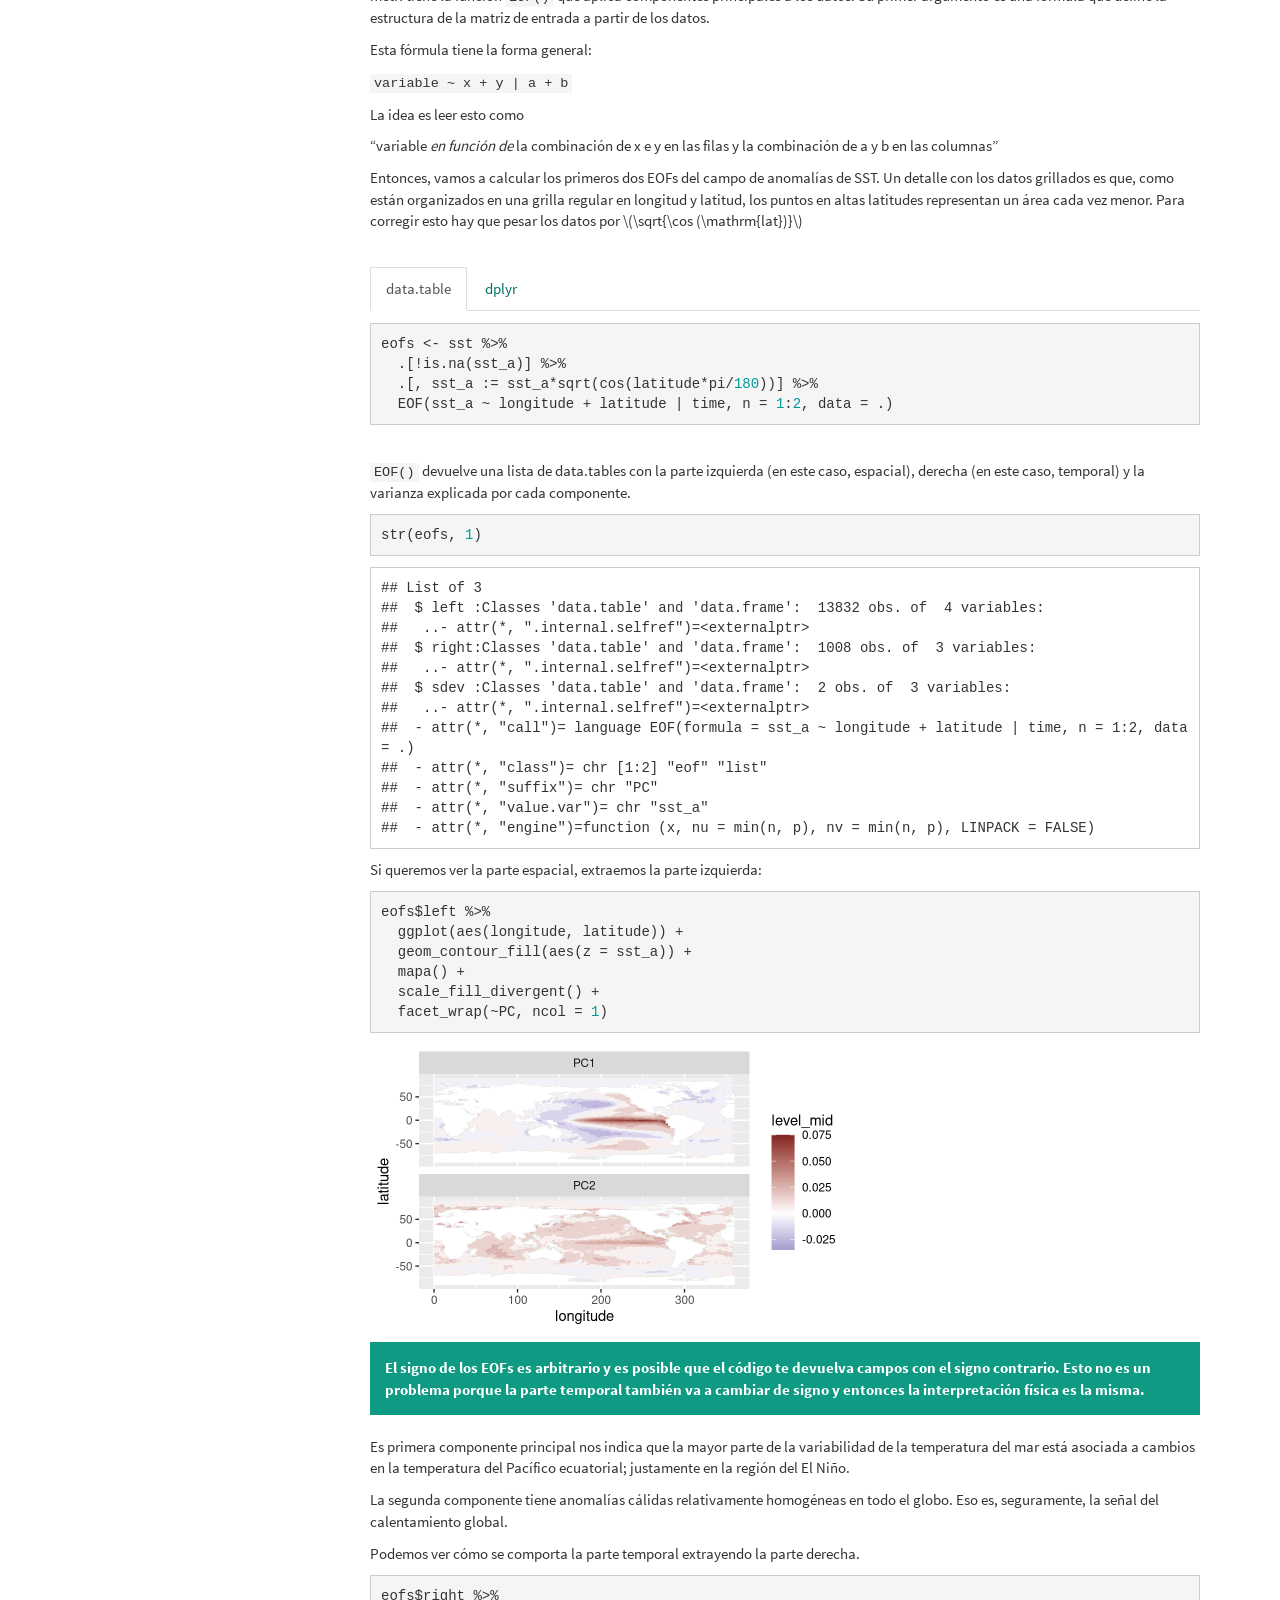
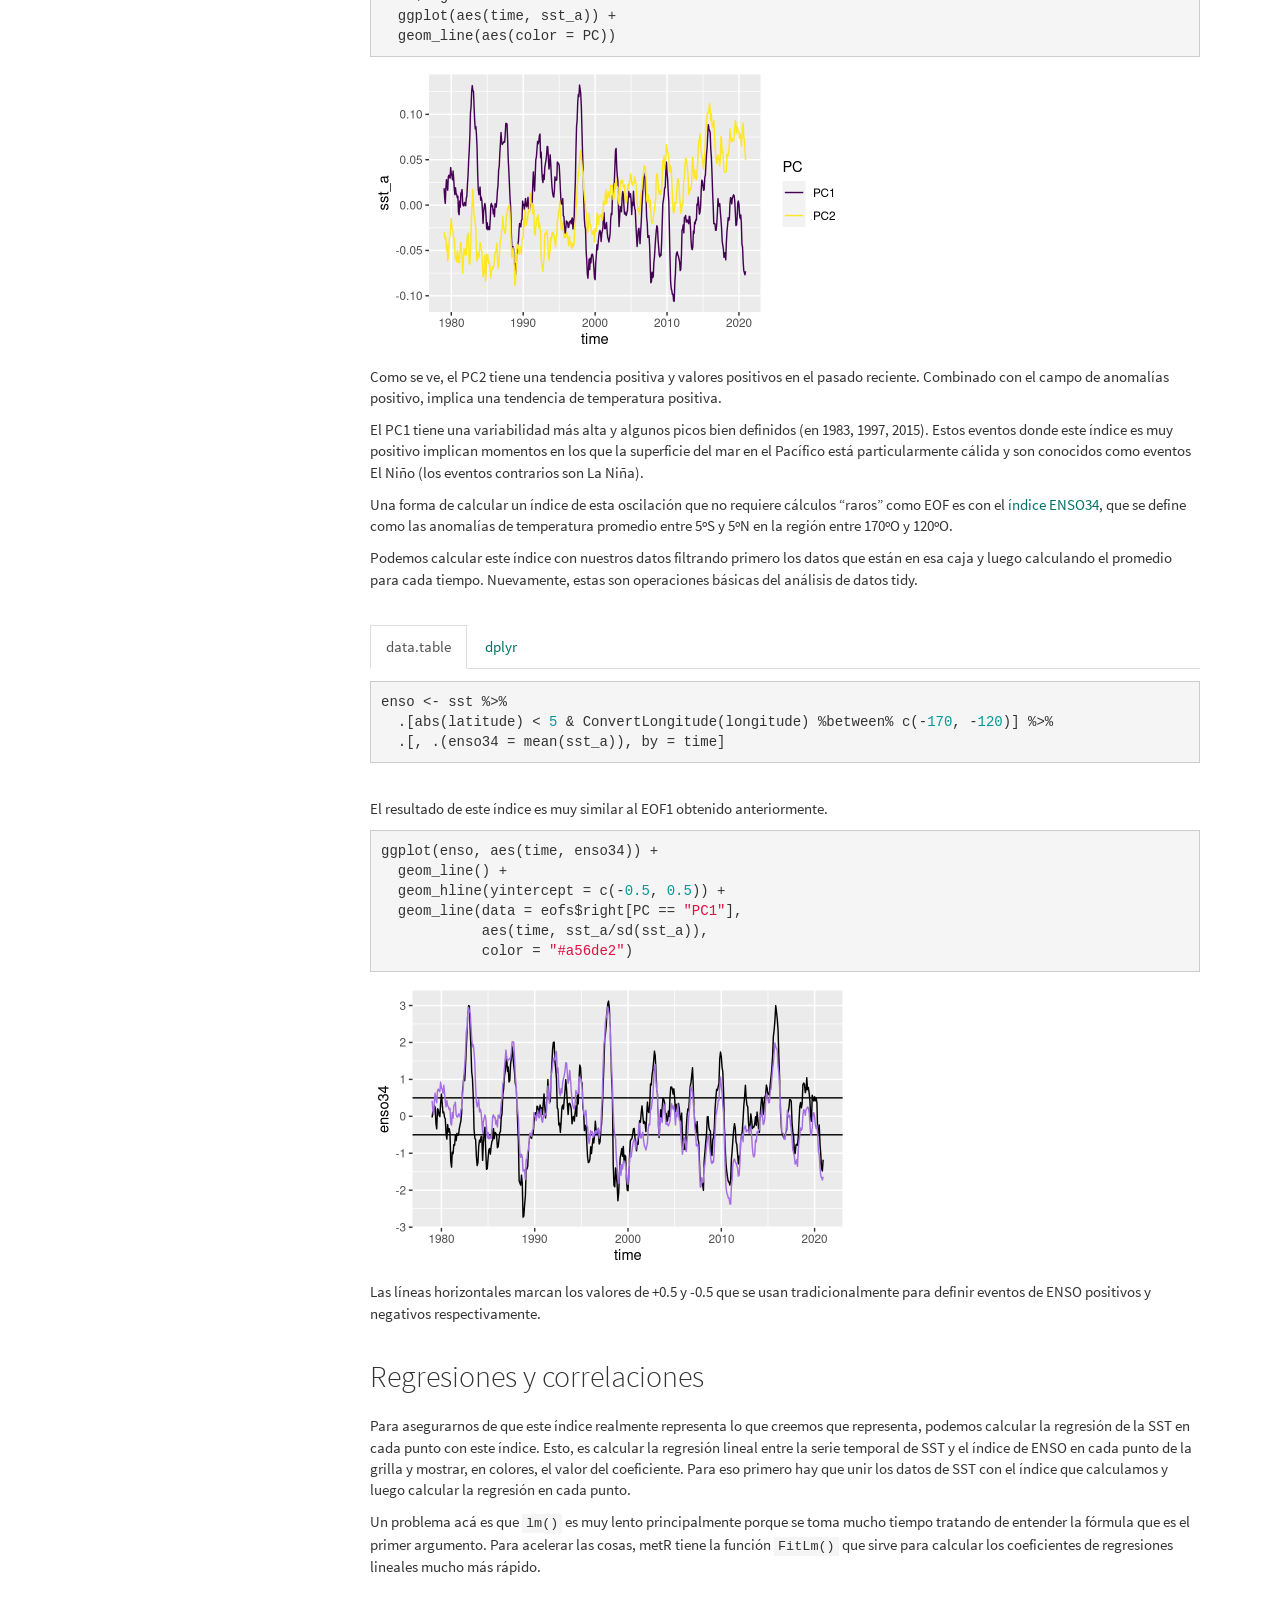
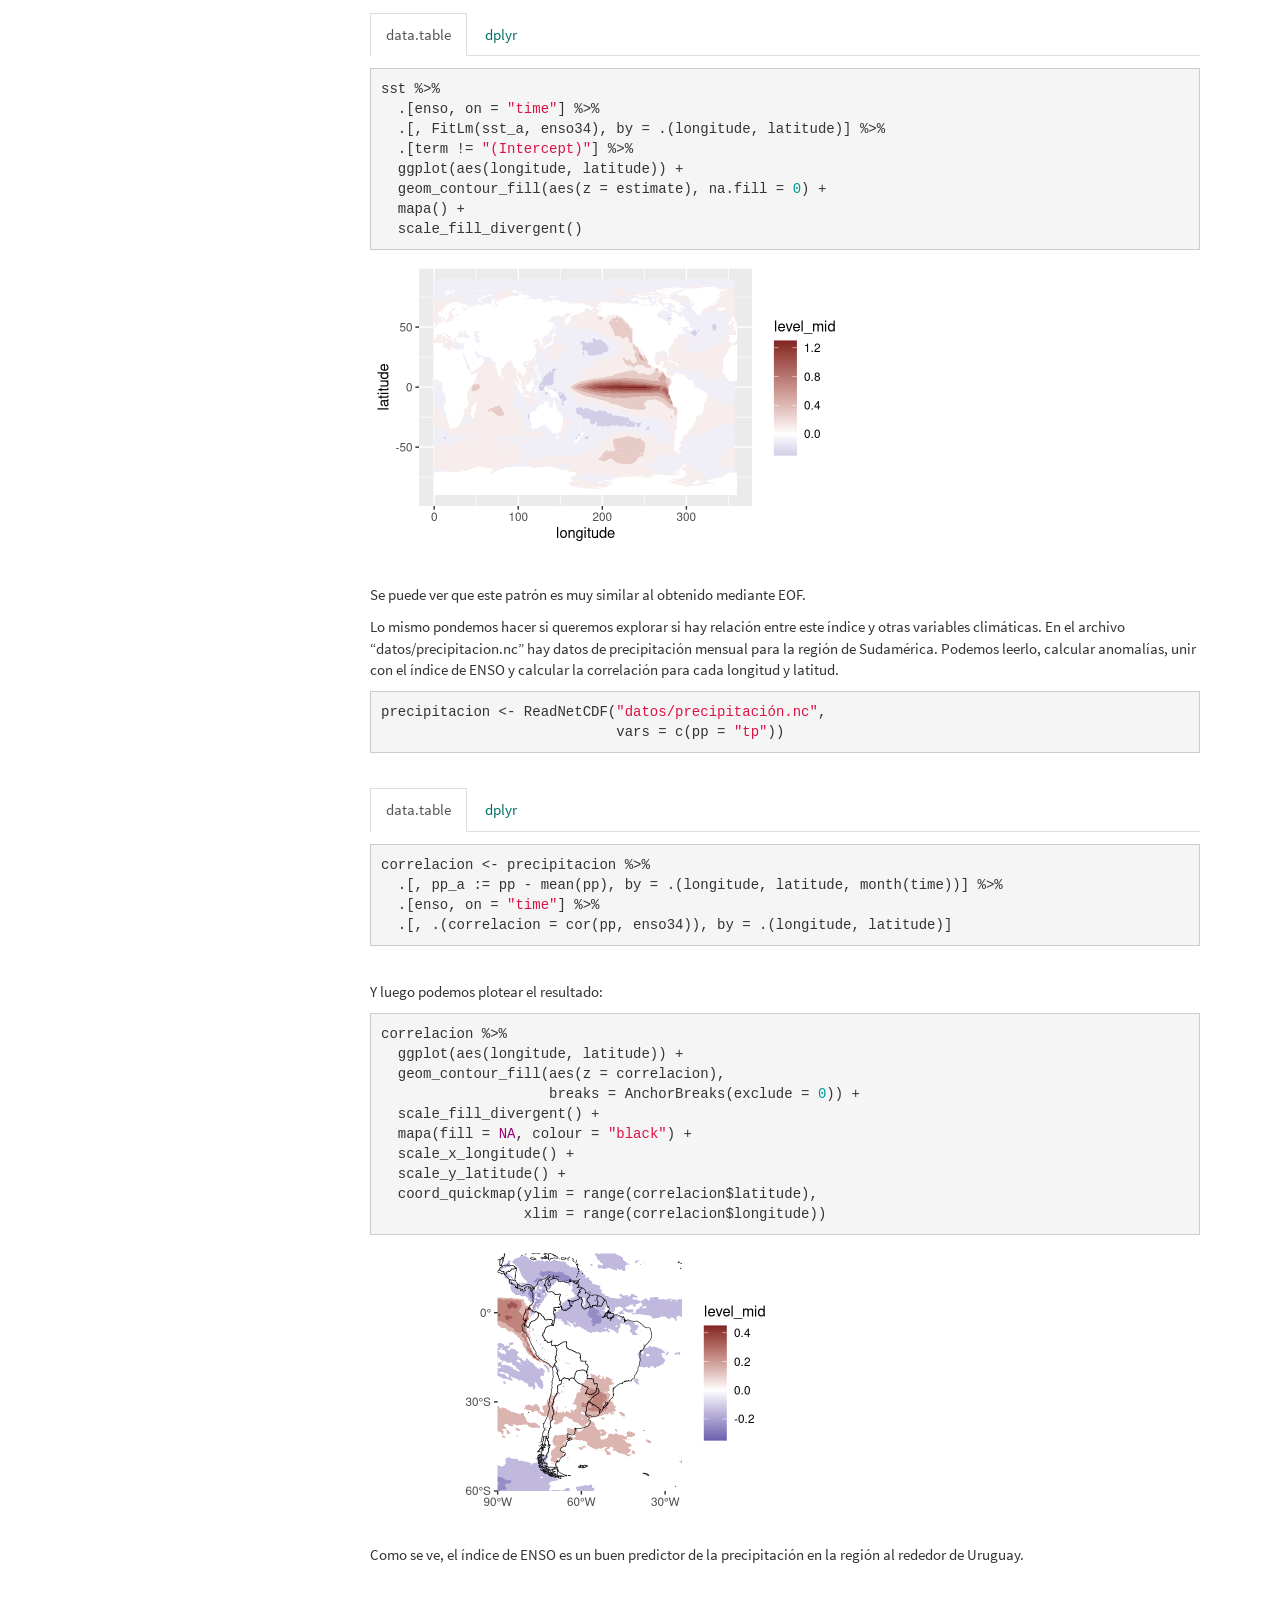
<file: docs/04_calculos.html>
<!DOCTYPE html>

<html>

<head>

<meta charset="utf-8" />
<meta name="generator" content="pandoc" />
<meta http-equiv="X-UA-Compatible" content="IE=EDGE" />




<title>Calculos</title>

<script src="site_libs/header-attrs-2.14/header-attrs.js"></script>
<script src="site_libs/jquery-3.6.0/jquery-3.6.0.min.js"></script>
<meta name="viewport" content="width=device-width, initial-scale=1" />
<link href="site_libs/bootstrap-3.3.5/css/cosmo.min.css" rel="stylesheet" />
<script src="site_libs/bootstrap-3.3.5/js/bootstrap.min.js"></script>
<script src="site_libs/bootstrap-3.3.5/shim/html5shiv.min.js"></script>
<script src="site_libs/bootstrap-3.3.5/shim/respond.min.js"></script>
<style>h1 {font-size: 34px;}
       h1.title {font-size: 38px;}
       h2 {font-size: 30px;}
       h3 {font-size: 24px;}
       h4 {font-size: 18px;}
       h5 {font-size: 16px;}
       h6 {font-size: 12px;}
       code {color: inherit; background-color: rgba(0, 0, 0, 0.04);}
       pre:not([class]) { background-color: white }</style>
<script src="site_libs/jqueryui-1.11.4/jquery-ui.min.js"></script>
<link href="site_libs/tocify-1.9.1/jquery.tocify.css" rel="stylesheet" />
<script src="site_libs/tocify-1.9.1/jquery.tocify.js"></script>
<script src="site_libs/navigation-1.1/tabsets.js"></script>
<link href="site_libs/highlightjs-9.12.0/default.css" rel="stylesheet" />
<script src="site_libs/highlightjs-9.12.0/highlight.js"></script>

<style type="text/css">
  code{white-space: pre-wrap;}
  span.smallcaps{font-variant: small-caps;}
  span.underline{text-decoration: underline;}
  div.column{display: inline-block; vertical-align: top; width: 50%;}
  div.hanging-indent{margin-left: 1.5em; text-indent: -1.5em;}
  ul.task-list{list-style: none;}
    </style>

<style type="text/css">code{white-space: pre;}</style>
<script type="text/javascript">
if (window.hljs) {
  hljs.configure({languages: []});
  hljs.initHighlightingOnLoad();
  if (document.readyState && document.readyState === "complete") {
    window.setTimeout(function() { hljs.initHighlighting(); }, 0);
  }
}
</script>






<link rel="stylesheet" href="style.css" type="text/css" />



<style type = "text/css">
.main-container {
  max-width: 940px;
  margin-left: auto;
  margin-right: auto;
}
img {
  max-width:100%;
}
.tabbed-pane {
  padding-top: 12px;
}
.html-widget {
  margin-bottom: 20px;
}
button.code-folding-btn:focus {
  outline: none;
}
summary {
  display: list-item;
}
details > summary > p:only-child {
  display: inline;
}
pre code {
  padding: 0;
}
</style>


<style type="text/css">
.dropdown-submenu {
  position: relative;
}
.dropdown-submenu>.dropdown-menu {
  top: 0;
  left: 100%;
  margin-top: -6px;
  margin-left: -1px;
  border-radius: 0 6px 6px 6px;
}
.dropdown-submenu:hover>.dropdown-menu {
  display: block;
}
.dropdown-submenu>a:after {
  display: block;
  content: " ";
  float: right;
  width: 0;
  height: 0;
  border-color: transparent;
  border-style: solid;
  border-width: 5px 0 5px 5px;
  border-left-color: #cccccc;
  margin-top: 5px;
  margin-right: -10px;
}
.dropdown-submenu:hover>a:after {
  border-left-color: #adb5bd;
}
.dropdown-submenu.pull-left {
  float: none;
}
.dropdown-submenu.pull-left>.dropdown-menu {
  left: -100%;
  margin-left: 10px;
  border-radius: 6px 0 6px 6px;
}
</style>

<script type="text/javascript">
// manage active state of menu based on current page
$(document).ready(function () {
  // active menu anchor
  href = window.location.pathname
  href = href.substr(href.lastIndexOf('/') + 1)
  if (href === "")
    href = "index.html";
  var menuAnchor = $('a[href="' + href + '"]');

  // mark it active
  menuAnchor.tab('show');

  // if it's got a parent navbar menu mark it active as well
  menuAnchor.closest('li.dropdown').addClass('active');

  // Navbar adjustments
  var navHeight = $(".navbar").first().height() + 15;
  var style = document.createElement('style');
  var pt = "padding-top: " + navHeight + "px; ";
  var mt = "margin-top: -" + navHeight + "px; ";
  var css = "";
  // offset scroll position for anchor links (for fixed navbar)
  for (var i = 1; i <= 6; i++) {
    css += ".section h" + i + "{ " + pt + mt + "}\n";
  }
  style.innerHTML = "body {" + pt + "padding-bottom: 40px; }\n" + css;
  document.head.appendChild(style);
});
</script>

<!-- tabsets -->

<style type="text/css">
.tabset-dropdown > .nav-tabs {
  display: inline-table;
  max-height: 500px;
  min-height: 44px;
  overflow-y: auto;
  border: 1px solid #ddd;
  border-radius: 4px;
}

.tabset-dropdown > .nav-tabs > li.active:before {
  content: "";
  font-family: 'Glyphicons Halflings';
  display: inline-block;
  padding: 10px;
  border-right: 1px solid #ddd;
}

.tabset-dropdown > .nav-tabs.nav-tabs-open > li.active:before {
  content: "&#xe258;";
  border: none;
}

.tabset-dropdown > .nav-tabs.nav-tabs-open:before {
  content: "";
  font-family: 'Glyphicons Halflings';
  display: inline-block;
  padding: 10px;
  border-right: 1px solid #ddd;
}

.tabset-dropdown > .nav-tabs > li.active {
  display: block;
}

.tabset-dropdown > .nav-tabs > li > a,
.tabset-dropdown > .nav-tabs > li > a:focus,
.tabset-dropdown > .nav-tabs > li > a:hover {
  border: none;
  display: inline-block;
  border-radius: 4px;
  background-color: transparent;
}

.tabset-dropdown > .nav-tabs.nav-tabs-open > li {
  display: block;
  float: none;
}

.tabset-dropdown > .nav-tabs > li {
  display: none;
}
</style>

<!-- code folding -->



<style type="text/css">

#TOC {
  margin: 25px 0px 20px 0px;
}
@media (max-width: 768px) {
#TOC {
  position: relative;
  width: 100%;
}
}

@media print {
.toc-content {
  /* see https://github.com/w3c/csswg-drafts/issues/4434 */
  float: right;
}
}

.toc-content {
  padding-left: 30px;
  padding-right: 40px;
}

div.main-container {
  max-width: 1200px;
}

div.tocify {
  width: 20%;
  max-width: 260px;
  max-height: 85%;
}

@media (min-width: 768px) and (max-width: 991px) {
  div.tocify {
    width: 25%;
  }
}

@media (max-width: 767px) {
  div.tocify {
    width: 100%;
    max-width: none;
  }
}

.tocify ul, .tocify li {
  line-height: 20px;
}

.tocify-subheader .tocify-item {
  font-size: 0.90em;
}

.tocify .list-group-item {
  border-radius: 0px;
}


</style>



</head>

<body>


<div class="container-fluid main-container">


<!-- setup 3col/9col grid for toc_float and main content  -->
<div class="row">
<div class="col-xs-12 col-sm-4 col-md-3">
<div id="TOC" class="tocify">
</div>
</div>

<div class="toc-content col-xs-12 col-sm-8 col-md-9">




<div class="navbar navbar-default  navbar-fixed-top" role="navigation">
  <div class="container">
    <div class="navbar-header">
      <button type="button" class="navbar-toggle collapsed" data-toggle="collapse" data-bs-toggle="collapse" data-target="#navbar" data-bs-target="#navbar">
        <span class="icon-bar"></span>
        <span class="icon-bar"></span>
        <span class="icon-bar"></span>
      </button>
      <a class="navbar-brand" href="index.html">Datos espaciales a lo tidy</a>
    </div>
    <div id="navbar" class="navbar-collapse collapse">
      <ul class="nav navbar-nav">
        <li>
  <a href="preparacion.html">Preparación</a>
</li>
<li class="dropdown">
  <a href="#" class="dropdown-toggle" data-toggle="dropdown" role="button" data-bs-toggle="dropdown" aria-expanded="false">
    Materiales
     
    <span class="caret"></span>
  </a>
  <ul class="dropdown-menu" role="menu">
    <li>
      <a href="01_intro.html">Introducción</a>
    </li>
    <li>
      <a href="02_lectura.html">Lectura</a>
    </li>
    <li>
      <a href="03_graficado.html">Graficado</a>
    </li>
    <li>
      <a href="04_calculos.html">Cómputos</a>
    </li>
    <li>
      <a href="guia-practica.html">Guía práctica</a>
    </li>
  </ul>
</li>
<li>
  <a href="ejemplo.html">Relación ENSO - Presión a nivel del mar</a>
</li>
      </ul>
      <ul class="nav navbar-nav navbar-right">
        <li>
  <a href="https://github.com/eliocamp/espaciales-tidy-tutorial/">Repositorio</a>
</li>
      </ul>
    </div><!--/.nav-collapse -->
  </div><!--/.container -->
</div><!--/.navbar -->

<div id="header">



<h1 class="title toc-ignore">Calculos</h1>

</div>


<div id="haciendo-cálculos" class="section level2">
<h2>Haciendo cálculos</h2>
<p>Una de las grandes ventajas de tener los datos organizados en un
data.frame tidy es que es posible aplicar todas las técnicas de análisis
de datos tradicionales a estos datos grillados.</p>
<pre class="r"><code># Cargo los paquetes necesarios
library(magrittr)
library(ggplot2)
library(dplyr)
library(data.table)
library(metR)

# función para generar un mapa
mapa &lt;- function(fill = &quot;white&quot;, colour = NA) {
  geom_polygon(data = map_data(&quot;world2&quot;), aes(long, lat, group = group), 
               fill = fill, colour = colour, inherit.aes = FALSE, size = 0.2)
}

# Leo los datos
sst &lt;- ReadNetCDF(&quot;datos/temperatura_mar.nc&quot;, vars = &quot;sst&quot;)
sst$sst &lt;- sst$sst - 273.15   # Paso a grados centígrados</code></pre>
<p>Por ejemplo, ¿cómo calcularías un el campo medio de temperatura de la
superficie del mar (SST)? Esencialmente es calcular el promedio de
<code>sst</code> para cada longitud y latitud, una operación que se
traduce de forma directa a operaciones en grupos.</p>
<div id="section" class="section level3 tabset unlisted unnumbered">
<h3 class="tabset unlisted unnumbered"></h3>
<div id="data.table" class="section level4 unlisted unnumbered">
<h4 class="unlisted unnumbered">data.table</h4>
<pre class="r"><code>sst %&gt;% 
  .[, .(sst = mean(sst)), by = .(longitude, latitude)] %&gt;% 
  ggplot(aes(longitude, latitude)) +
  geom_contour_fill(aes(z = sst), na.fill = TRUE) +
  mapa()</code></pre>
<p><img src="04_calculos_files/figure-html/unnamed-chunk-2-1.png" width="480" /></p>
</div>
<div id="dplyr" class="section level4 unlisted unnumbered">
<h4 class="unlisted unnumbered">dplyr</h4>
<pre class="r"><code>sst %&gt;% 
  group_by(longitude, latitude) %&gt;% 
  summarise(sst = mean(sst)) %&gt;% 
  ungroup() %&gt;% 
  ggplot(aes(longitude, latitude)) +
  geom_contour_fill(aes(z = sst), na.fill = TRUE) +
  mapa() </code></pre>
<p><img src="04_calculos_files/figure-html/unnamed-chunk-3-1.png" width="480" /></p>
</div>
</div>
<div id="section-1" class="section level3 unlisted unnumbered">
<h3 class="unlisted unnumbered"></h3>
<p>Veamos ahora series temporales te SST en distintos puntos, para tener
una idea de algunas características de su variabilidad.</p>
<p>Definamos tres puntos que representan zonas muy disimiles del
planeta:</p>
<pre class="r"><code>puntos &lt;- tibble::tribble(~longitude, ~latitude, ~ nombre,
                          180       , 0,        &quot;Ecuatorial&quot;,
                          170       , 45,       &quot;Extratropical Norte&quot;,
                          200       , -40,      &quot;Extratropical Sur&quot;) %&gt;% 
  as.data.table()</code></pre>
<pre class="r"><code>ggplot(puntos, aes(longitude, latitude)) +
  geom_point() +
  mapa()</code></pre>
<p><img src="04_calculos_files/figure-html/unnamed-chunk-5-1.png" width="480" /></p>
<p>Como se ve, tenemos un punto en el Pacífico ecuatorial, otro en altas
latitudes del hemisferio norte y otro en altas latitudes del hemisferio
sur.</p>
<p>Para filtrar los datos de SST correspondientes a esos puntos, se
puede hacer un join.</p>
</div>
<div id="section-2" class="section level3 tabset unlisted unnumbered">
<h3 class="tabset unlisted unnumbered"></h3>
<div id="data.table-1" class="section level4 unlisted unnumbered">
<h4 class="unlisted unnumbered">data.table</h4>
<pre class="r"><code>sst %&gt;% 
  .[puntos, on = .NATURAL] %&gt;% 
  ggplot(aes(time, sst)) +
  geom_line()+ 
  facet_wrap(~ nombre, scales = &quot;free_y&quot;, ncol = 1)</code></pre>
<p><img src="04_calculos_files/figure-html/unnamed-chunk-6-1.png" width="480" /></p>
</div>
<div id="dplyr-1" class="section level4">
<h4>dplyr</h4>
<pre class="r"><code>sst %&gt;% 
  right_join(puntos) %&gt;% 
  ggplot(aes(time, sst)) +
  geom_line()+ 
  facet_wrap(~ longitude + latitude, scales = &quot;free_y&quot;, 
             labeller = label_both, ncol = 1)</code></pre>
<p><img src="04_calculos_files/figure-html/unnamed-chunk-7-1.png" width="480" /></p>
</div>
</div>
<div id="section-3" class="section level3 unlisted unnumbered">
<h3 class="unlisted unnumbered"></h3>
<p>Se puede ver que las región tropical tiene una variabilidad de
relativa baja frecuencia y sin un ciclo anual pronunciado. Por otro
lado, en los puntos extratropicales la variabilidad más fuerte es el
ciclo anual, que naturalmente se invierte entre el hemisferio norte y el
hemisferio sur. Mirando la escala, se ve que la región ecuatorial varía
poco más de 3 grados mientras que en las regiones extratopicales la
variación es mucho mayor, del órden de 10º u 8º.</p>
<p>Pero el ciclo anual no es interesante, ya que es una variabilidad
casi constante y predecible. Lo que es interesante es lo impredecible,
lo que se aleja del ciclo anual. Para esto se calculan las anomalías: el
alejamiento de los datos con respecto a el ciclo anual promedio.</p>
<p>Para calcular anomalías, hay que calcular el valor del dato menos el
valor promedio del dato, para cada mes, y cada latitud y longitud.
Nuevamente esto se traduce directamente en operaciones sobre grupos.</p>
</div>
<div id="section-4" class="section level3 tabset unlisted unnumbered">
<h3 class="tabset unlisted unnumbered"></h3>
<div id="data.table-2" class="section level4">
<h4>data.table</h4>
<pre class="r"><code>sst[, sst_a := sst - mean(sst), by = .(longitude, latitude, month(time))] </code></pre>
</div>
<div id="dplyr-2" class="section level4">
<h4>dplyr</h4>
<pre class="r"><code>sst &lt;- sst %&gt;% 
  group_by(longitude, latitude, mes = month(time)) %&gt;% 
  mutate(sst_a = sst - mean(sst)) %&gt;% 
  ungroup() %&gt;% 
  select(-mes)</code></pre>
</div>
</div>
<div id="section-5" class="section level3 unlisted unnumbered">
<h3 class="unlisted unnumbered"></h3>
<p>Ahora podemos graficar campos de anomalías en vez de de datos crudos.
Por definición, las anomalías tienen media cero y lo interesante es ver
cuánto se alejan de ese promedio, lo cual hacer que una escala
divergente sea la elección natural para visualizarlas.</p>
<pre class="r"><code>sst %&gt;% 
  .[time == unique(time)[229]] %&gt;%       # elijo un mes en particular 
  ggplot(aes(longitude, latitude)) +
  geom_contour_fill(aes(z = sst_a), na.fill = TRUE) +
  mapa() +
  scale_fill_divergent()</code></pre>
<p><img src="04_calculos_files/figure-html/unnamed-chunk-10-1.png" width="480" /></p>
<p>O, también, podemos ver las series temporales en los puntos que
elegimos anteriormente.</p>
<pre class="r"><code>sst %&gt;% 
  .[puntos, on = .NATURAL] %&gt;% 
  ggplot(aes(time, sst_a)) +
  geom_line()+ 
  facet_wrap(~ nombre, ncol = 1)</code></pre>
<p><img src="04_calculos_files/figure-html/unnamed-chunk-11-1.png" width="480" /></p>
<p>En este gráfico se puede ver que la variabilidad de la temperatura
con respecto al ciclo anual es comparable en los tres puntos.</p>
<p>Podríamos querer cuantificar esto calculando el desvío estándar de
cada punto de grilla. Igual que antes, esto se traduce en una operación
por grupos: calcular el desvío por cada combinación de longitud y
latitud.</p>
</div>
<div id="section-6" class="section level3 tabset unlisted unnumbered">
<h3 class="tabset unlisted unnumbered"></h3>
<div id="data.table-3" class="section level4 unlisted unnumbered">
<h4 class="unlisted unnumbered">data.table</h4>
<pre class="r"><code>sst %&gt;% 
  .[, .(sd = sd(sst_a)), by = .(longitude, latitude)] %&gt;% 
  ggplot(aes(longitude, latitude)) +
  geom_contour_fill(aes(z = sd), na.fill = TRUE) +
  mapa()</code></pre>
<p><img src="04_calculos_files/figure-html/unnamed-chunk-12-1.png" width="480" /></p>
</div>
<div id="dplyr-3" class="section level4 unlisted unnumbered">
<h4 class="unlisted unnumbered">dplyr</h4>
<pre class="r"><code>sst %&gt;% 
  group_by(longitude, latitude) %&gt;% 
  summarise(sd = sd(sst_a)) %&gt;% 
  ungroup() %&gt;% 
  ggplot(aes(longitude, latitude)) +
  geom_contour_fill(aes(z = sd), na.fill = TRUE) +
  mapa() </code></pre>
<p><img src="04_calculos_files/figure-html/unnamed-chunk-13-1.png" width="480" /></p>
</div>
</div>
<div id="section-7" class="section level3 unlisted unnumbered">
<h3 class="unlisted unnumbered"></h3>
<p>Acá podemos ver que hay una región del Pacífico central que tiene una
variabilidad particularmente alta. Esta es la región de <a
href="https://es.wikipedia.org/wiki/El_Ni%C3%B1o_(fen%C3%B3meno)">El
Niño</a> o ENSO, y representa una de los fenómenos climáticos de mayor
influencia a nivel global.</p>
</div>
</div>
<div id="eof" class="section level2">
<h2>EOF</h2>
<p>Además de usar los mismos métodos de siempre, como
<code>mean()</code>, <code>sd()</code> y etc…, hay ciertos métodos que
son más específicos o que no se pueden traducir tan fácilmente a
operaciones simples sobre grupos.</p>
<p>Algunos métodos con datos grillados se prestan de forma más natural a
la organización de datos grillados en forma de matriz. <a
href="https://es.wikipedia.org/wiki/An%C3%A1lisis_de_componentes_principales">Análisis
de Componentes Principales</a> (también llamado Empirical Orthogonal
Functions, o EOF, en ciencias de la atmósfera) es uno de ellos.</p>
<p>EOF es una metodología genérica que se puede aplicar a cualquier tipo
de datos, pero en el contexto de los datos grillados permite computar
una serie de campos cuya combinación lineal reconstruyen los datos
originales. El truco es que estos campos tienen “jerarquía”: el primer
campo es el que más variabilidad explica, el segundo campo, el que le
sigue, y así. De esta manera, se puede analizar la variabilidad de
muchísimos campos usando sólo unos pocos.</p>
<p>metR tiene la función <code>EOF()</code> que aplica componentes
principales a los datos. Su primer argumento es una fórmula que define
la estructura de la matriz de entrada a partir de los datos.</p>
<p>Esta fórmula tiene la forma general:</p>
<p><code>variable ~ x + y | a + b</code></p>
<p>La idea es leer esto como</p>
<p>“variable <em>en función de</em> la combinación de x e y en las filas
y la combinación de a y b en las columnas”</p>
<p>Entonces, vamos a calcular los primeros dos EOFs del campo de
anomalías de SST. Un detalle con los datos grillados es que, como están
organizados en una grilla regular en longitud y latitud, los puntos en
altas latitudes representan un área cada vez menor. Para corregir esto
hay que pesar los datos por <span class="math inline">\(\sqrt{\cos
(\mathrm{lat})}\)</span></p>
<div id="section-8" class="section level3 tabset unlisted unnumbered">
<h3 class="tabset unlisted unnumbered"></h3>
<div id="data.table-4" class="section level4">
<h4>data.table</h4>
<pre class="r"><code>eofs &lt;- sst %&gt;%
  .[!is.na(sst_a)] %&gt;% 
  .[, sst_a := sst_a*sqrt(cos(latitude*pi/180))] %&gt;% 
  EOF(sst_a ~ longitude + latitude | time, n = 1:2, data = .)</code></pre>
</div>
<div id="dplyr-4" class="section level4">
<h4>dplyr</h4>
<pre class="r"><code>eofs &lt;- sst %&gt;%
  filter(!is.na(sst_a)) %&gt;% 
  mutate(sst_a = sst_a*sqrt(cos(latitude*pi/180))) %&gt;% 
  EOF(sst_a ~ longitude + latitude | time, n = 1:2, data = .)</code></pre>
</div>
</div>
<div id="section-9" class="section level3 unlisted unnumbered">
<h3 class="unlisted unnumbered"></h3>
<p><code>EOF()</code> devuelve una lista de data.tables con la parte
izquierda (en este caso, espacial), derecha (en este caso, temporal) y
la varianza explicada por cada componente.</p>
<pre class="r"><code>str(eofs, 1)</code></pre>
<pre><code>## List of 3
##  $ left :Classes &#39;data.table&#39; and &#39;data.frame&#39;:  13832 obs. of  4 variables:
##   ..- attr(*, &quot;.internal.selfref&quot;)=&lt;externalptr&gt; 
##  $ right:Classes &#39;data.table&#39; and &#39;data.frame&#39;:  1008 obs. of  3 variables:
##   ..- attr(*, &quot;.internal.selfref&quot;)=&lt;externalptr&gt; 
##  $ sdev :Classes &#39;data.table&#39; and &#39;data.frame&#39;:  2 obs. of  3 variables:
##   ..- attr(*, &quot;.internal.selfref&quot;)=&lt;externalptr&gt; 
##  - attr(*, &quot;call&quot;)= language EOF(formula = sst_a ~ longitude + latitude | time, n = 1:2, data = .)
##  - attr(*, &quot;class&quot;)= chr [1:2] &quot;eof&quot; &quot;list&quot;
##  - attr(*, &quot;suffix&quot;)= chr &quot;PC&quot;
##  - attr(*, &quot;value.var&quot;)= chr &quot;sst_a&quot;
##  - attr(*, &quot;engine&quot;)=function (x, nu = min(n, p), nv = min(n, p), LINPACK = FALSE)</code></pre>
<p>Si queremos ver la parte espacial, extraemos la parte izquierda:</p>
<pre class="r"><code>eofs$left %&gt;% 
  ggplot(aes(longitude, latitude)) +
  geom_contour_fill(aes(z = sst_a)) +
  mapa() +
  scale_fill_divergent() +
  facet_wrap(~PC, ncol = 1)</code></pre>
<p><img src="04_calculos_files/figure-html/unnamed-chunk-18-1.png" width="480" /></p>
<div class="alert alert-info">
<p>El signo de los EOFs es arbitrario y es posible que el código te
devuelva campos con el signo contrario. Esto no es un problema porque la
parte temporal también va a cambiar de signo y entonces la
interpretación física es la misma.</p>
</div>
<p>Es primera componente principal nos indica que la mayor parte de la
variabilidad de la temperatura del mar está asociada a cambios en la
temperatura del Pacífico ecuatorial; justamente en la región del El
Niño.</p>
<p>La segunda componente tiene anomalías cálidas relativamente
homogéneas en todo el globo. Eso es, seguramente, la señal del
calentamiento global.</p>
<p>Podemos ver cómo se comporta la parte temporal extrayendo la parte
derecha.</p>
<pre class="r"><code>eofs$right %&gt;% 
  ggplot(aes(time, sst_a)) +
  geom_line(aes(color = PC))</code></pre>
<p><img src="04_calculos_files/figure-html/unnamed-chunk-19-1.png" width="480" /></p>
<p>Como se ve, el PC2 tiene una tendencia positiva y valores positivos
en el pasado reciente. Combinado con el campo de anomalías positivo,
implica una tendencia de temperatura positiva.</p>
<p>El PC1 tiene una variabilidad más alta y algunos picos bien definidos
(en 1983, 1997, 2015). Estos eventos donde este índice es muy positivo
implican momentos en los que la superficie del mar en el Pacífico está
particularmente cálida y son conocidos como eventos El Niño (los eventos
contrarios son La Niña).</p>
<p>Una forma de calcular un índice de esta oscilación que no requiere
cálculos “raros” como EOF es con el <a
href="https://www.pmel.noaa.gov/elnino/nino-3-4-enso-index-explain">índice
ENSO34</a>, que se define como las anomalías de temperatura promedio
entre 5ºS y 5ºN en la región entre 170ºO y 120ºO.</p>
<p>Podemos calcular este índice con nuestros datos filtrando primero los
datos que están en esa caja y luego calculando el promedio para cada
tiempo. Nuevamente, estas son operaciones básicas del análisis de datos
tidy.</p>
</div>
<div id="section-10" class="section level3 tabset unlisted unnumbered">
<h3 class="tabset unlisted unnumbered"></h3>
<div id="data.table-5" class="section level4">
<h4>data.table</h4>
<pre class="r"><code>enso &lt;- sst %&gt;% 
  .[abs(latitude) &lt; 5 &amp; ConvertLongitude(longitude) %between% c(-170, -120)] %&gt;% 
  .[, .(enso34 = mean(sst_a)), by = time]</code></pre>
</div>
<div id="dplyr-5" class="section level4">
<h4>dplyr</h4>
<pre class="r"><code>enso &lt;- sst %&gt;% 
  filter(abs(latitude) &lt; 5 &amp; between(ConvertLongitude(longitude), -170, -120)) %&gt;% 
  group_by(time) %&gt;% 
  summarise(enso34 = mean(sst_a)) %&gt;% 
  ungroup()</code></pre>
</div>
</div>
<div id="section-11" class="section level3 unlisted unnumbered">
<h3 class="unlisted unnumbered"></h3>
<p>El resultado de este índice es muy similar al EOF1 obtenido
anteriormente.</p>
<pre class="r"><code>ggplot(enso, aes(time, enso34)) +
  geom_line() +
  geom_hline(yintercept = c(-0.5, 0.5)) +
  geom_line(data = eofs$right[PC == &quot;PC1&quot;], 
            aes(time, sst_a/sd(sst_a)),
            color = &quot;#a56de2&quot;)</code></pre>
<p><img src="04_calculos_files/figure-html/unnamed-chunk-22-1.png" width="480" /></p>
<p>Las líneas horizontales marcan los valores de +0.5 y -0.5 que se usan
tradicionalmente para definir eventos de ENSO positivos y negativos
respectivamente.</p>
</div>
</div>
<div id="regresiones-y-correlaciones" class="section level2">
<h2>Regresiones y correlaciones</h2>
<p>Para asegurarnos de que este índice realmente representa lo que
creemos que representa, podemos calcular la regresión de la SST en cada
punto con este índice. Esto, es calcular la regresión lineal entre la
serie temporal de SST y el índice de ENSO en cada punto de la grilla y
mostrar, en colores, el valor del coeficiente. Para eso primero hay que
unir los datos de SST con el índice que calculamos y luego calcular la
regresión en cada punto.</p>
<p>Un problema acá es que <code>lm()</code> es muy lento principalmente
porque se toma mucho tiempo tratando de entender la fórmula que es el
primer argumento. Para acelerar las cosas, metR tiene la función
<code>FitLm()</code> que sirve para calcular los coeficientes de
regresiones lineales mucho más rápido.</p>
<div id="section-12" class="section level3 tabset unlisted unnumbered">
<h3 class="tabset unlisted unnumbered"></h3>
<div id="data.table-6" class="section level4">
<h4>data.table</h4>
<pre class="r"><code>sst %&gt;% 
  .[enso, on = &quot;time&quot;] %&gt;% 
  .[, FitLm(sst_a, enso34), by = .(longitude, latitude)] %&gt;% 
  .[term != &quot;(Intercept)&quot;] %&gt;% 
  ggplot(aes(longitude, latitude)) +
  geom_contour_fill(aes(z = estimate), na.fill = 0) +
  mapa() +
  scale_fill_divergent()</code></pre>
<p><img src="04_calculos_files/figure-html/unnamed-chunk-23-1.png" width="480" /></p>
</div>
<div id="dplyr-6" class="section level4">
<h4>dplyr</h4>
<pre class="r"><code>sst %&gt;% 
  right_join(enso, by = &quot;time&quot;) %&gt;% 
  group_by(latitude, longitude) %&gt;% 
  summarise(as.data.frame(FitLm(sst_a, enso34))) %&gt;% 
  ungroup() %&gt;% 
  filter(term != &quot;(Intercept)&quot;) %&gt;% 
  ggplot(aes(longitude, latitude)) +
  geom_contour_fill(aes(z = estimate), na.fill = 0) +
  mapa() +
  scale_fill_divergent()</code></pre>
<p><img src="04_calculos_files/figure-html/unnamed-chunk-24-1.png" width="480" /></p>
</div>
</div>
<div id="section-13" class="section level3 unlisted unnumbered">
<h3 class="unlisted unnumbered"></h3>
<p>Se puede ver que este patrón es muy similar al obtenido mediante
EOF.</p>
<p>Lo mismo pondemos hacer si queremos explorar si hay relación entre
este índice y otras variables climáticas. En el archivo
“datos/precipitacion.nc” hay datos de precipitación mensual para la
región de Sudamérica. Podemos leerlo, calcular anomalías, unir con el
índice de ENSO y calcular la correlación para cada longitud y
latitud.</p>
<pre class="r"><code>precipitacion &lt;- ReadNetCDF(&quot;datos/precipitación.nc&quot;, 
                            vars = c(pp = &quot;tp&quot;))</code></pre>
</div>
<div id="section-14" class="section level3 tabset unlisted unnumbered">
<h3 class="tabset unlisted unnumbered"></h3>
<div id="data.table-7" class="section level4">
<h4>data.table</h4>
<pre class="r"><code>correlacion &lt;- precipitacion %&gt;% 
  .[, pp_a := pp - mean(pp), by = .(longitude, latitude, month(time))] %&gt;% 
  .[enso, on = &quot;time&quot;] %&gt;% 
  .[, .(correlacion = cor(pp, enso34)), by = .(longitude, latitude)]</code></pre>
</div>
<div id="dplyr-7" class="section level4">
<h4>dplyr</h4>
<pre class="r"><code>correlacion &lt;- precipitacion %&gt;% 
  group_by(longitude, latitude, month(time)) %&gt;% 
  mutate(pp_a = pp - mean(pp)) %&gt;% 
  ungroup() %&gt;% 
  right_join(enso, by = &quot;time&quot;) %&gt;% 
  group_by(latitude, longitude) %&gt;% 
  summarise(correlacion = cor(pp_a, enso34)) %&gt;% 
  ungroup() </code></pre>
</div>
</div>
<div id="section-15" class="section level3 unlisted unnumbered">
<h3 class="unlisted unnumbered"></h3>
<p>Y luego podemos plotear el resultado:</p>
<pre class="r"><code>correlacion %&gt;% 
  ggplot(aes(longitude, latitude)) +
  geom_contour_fill(aes(z = correlacion),
                    breaks = AnchorBreaks(exclude = 0)) +
  scale_fill_divergent() +
  mapa(fill = NA, colour = &quot;black&quot;) +
  scale_x_longitude() +
  scale_y_latitude() +
  coord_quickmap(ylim = range(correlacion$latitude),
                 xlim = range(correlacion$longitude))</code></pre>
<p><img src="04_calculos_files/figure-html/unnamed-chunk-28-1.png" width="480" /></p>
<p>Como se ve, el índice de ENSO es un buen predictor de la
precipitación en la región al rededor de Uruguay.</p>
</div>
</div>



</div>
</div>

</div>

<script>

// add bootstrap table styles to pandoc tables
function bootstrapStylePandocTables() {
  $('tr.odd').parent('tbody').parent('table').addClass('table table-condensed');
}
$(document).ready(function () {
  bootstrapStylePandocTables();
});


</script>

<!-- tabsets -->

<script>
$(document).ready(function () {
  window.buildTabsets("TOC");
});

$(document).ready(function () {
  $('.tabset-dropdown > .nav-tabs > li').click(function () {
    $(this).parent().toggleClass('nav-tabs-open');
  });
});
</script>

<!-- code folding -->

<script>
$(document).ready(function ()  {

    // temporarily add toc-ignore selector to headers for the consistency with Pandoc
    $('.unlisted.unnumbered').addClass('toc-ignore')

    // move toc-ignore selectors from section div to header
    $('div.section.toc-ignore')
        .removeClass('toc-ignore')
        .children('h1,h2,h3,h4,h5').addClass('toc-ignore');

    // establish options
    var options = {
      selectors: "h1,h2,h3",
      theme: "bootstrap3",
      context: '.toc-content',
      hashGenerator: function (text) {
        return text.replace(/[.\\/?&!#<>]/g, '').replace(/\s/g, '_');
      },
      ignoreSelector: ".toc-ignore",
      scrollTo: 0
    };
    options.showAndHide = true;
    options.smoothScroll = true;

    // tocify
    var toc = $("#TOC").tocify(options).data("toc-tocify");
});
</script>

<!-- dynamically load mathjax for compatibility with self-contained -->
<script>
  (function () {
    var script = document.createElement("script");
    script.type = "text/javascript";
    script.src  = "https://mathjax.rstudio.com/latest/MathJax.js?config=TeX-AMS-MML_HTMLorMML";
    document.getElementsByTagName("head")[0].appendChild(script);
  })();
</script>

</body>
</html>
</file>
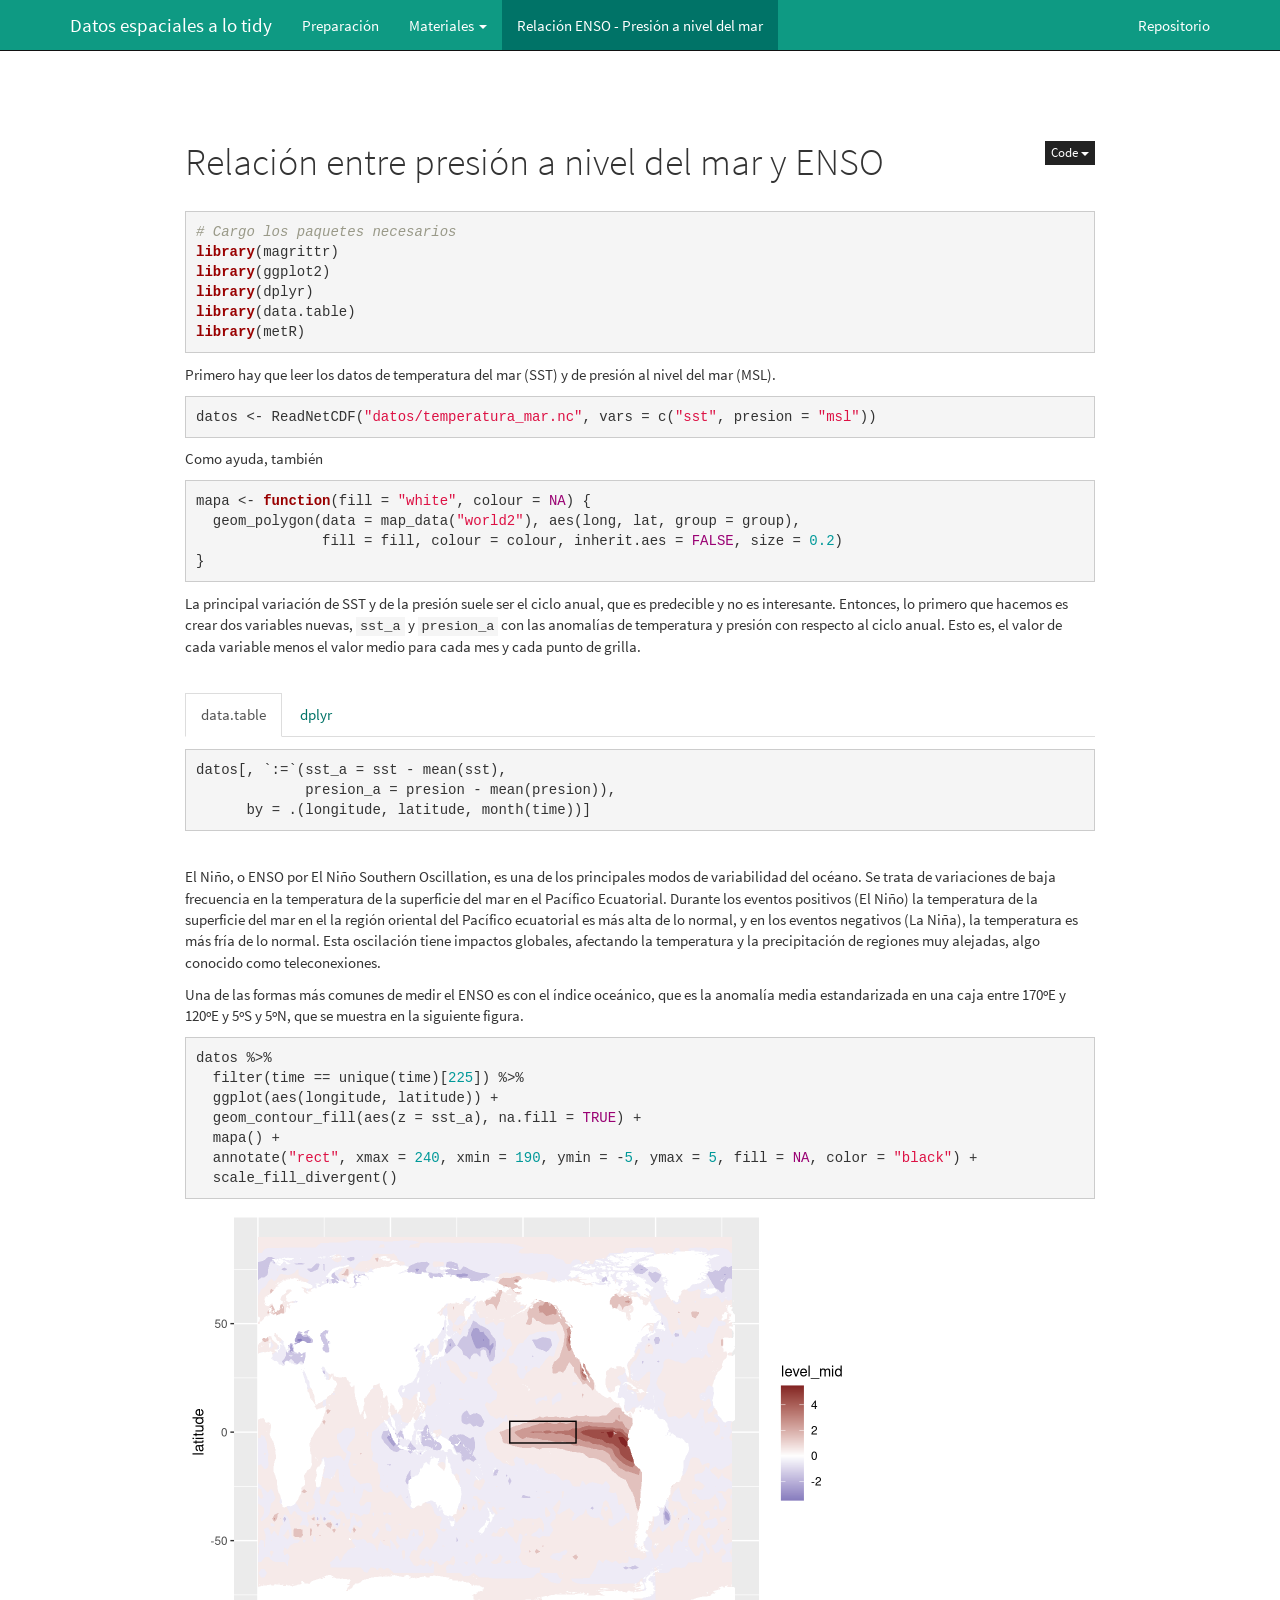
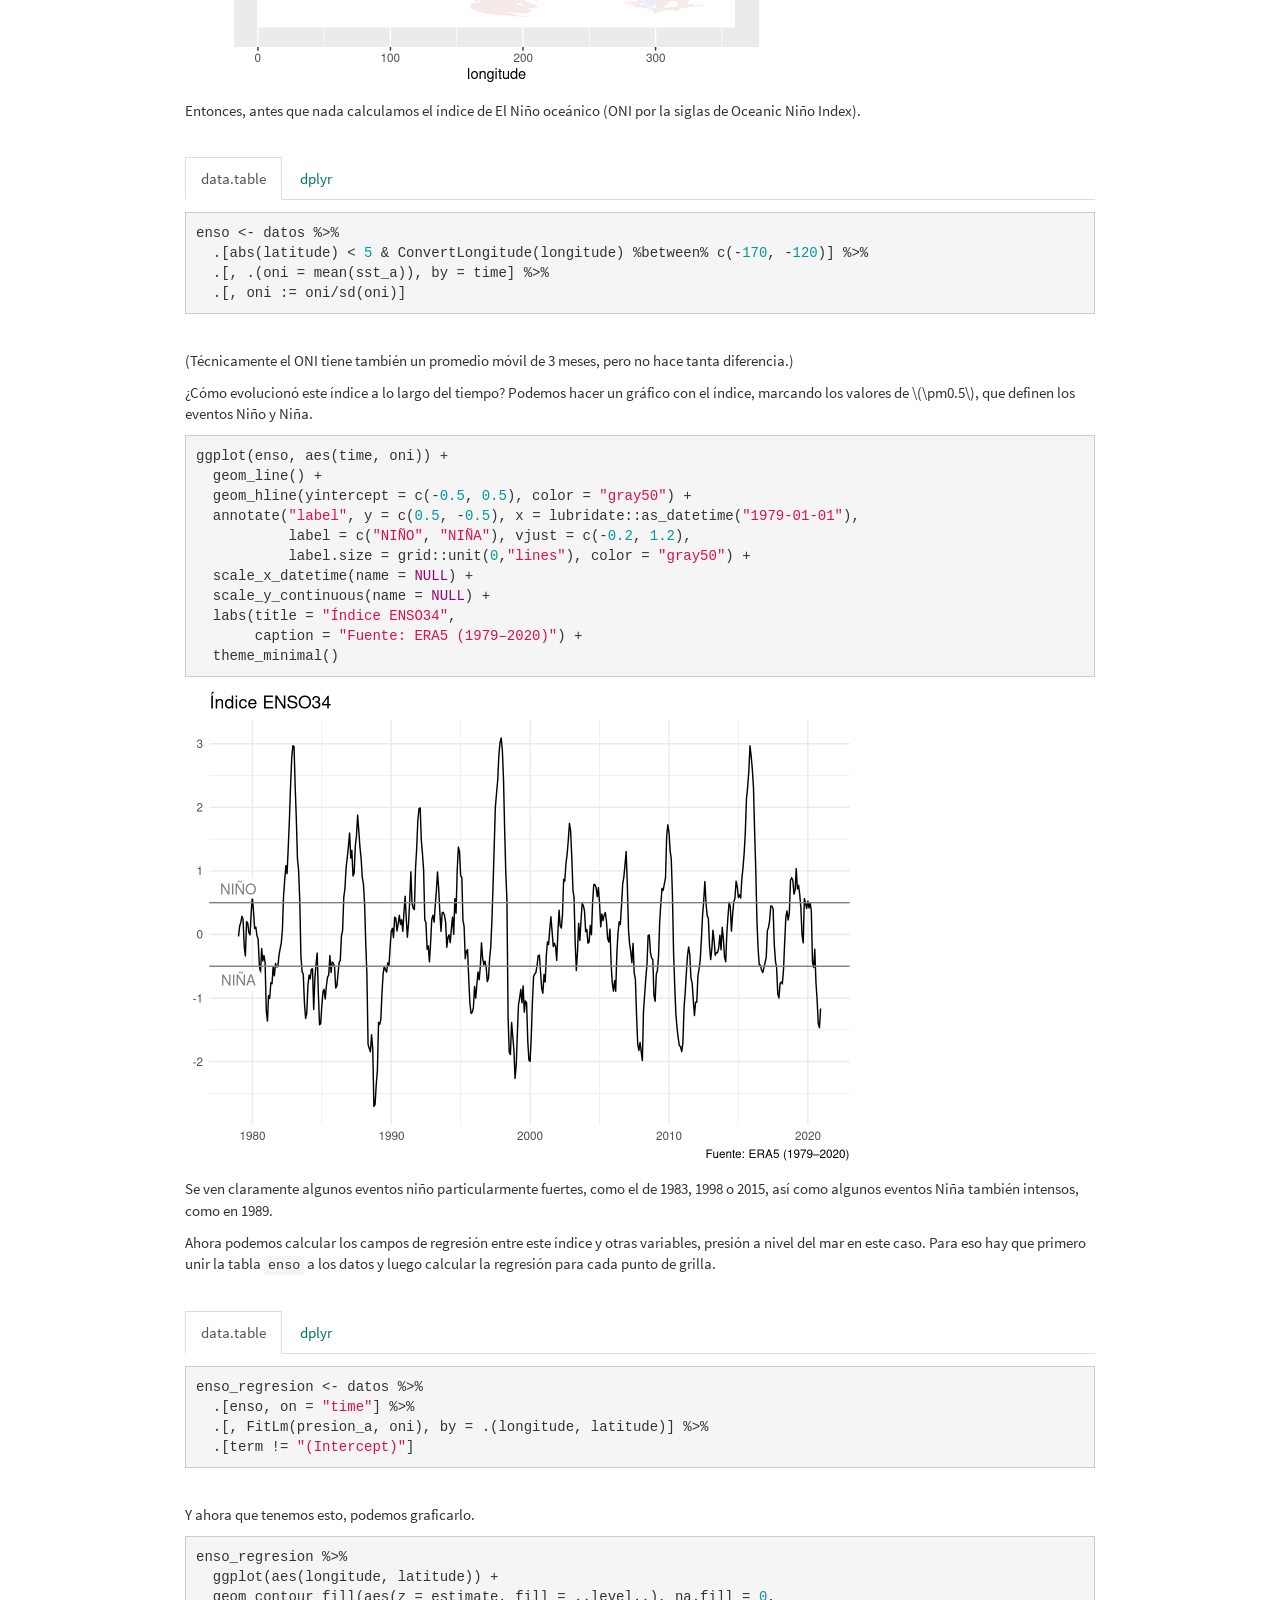
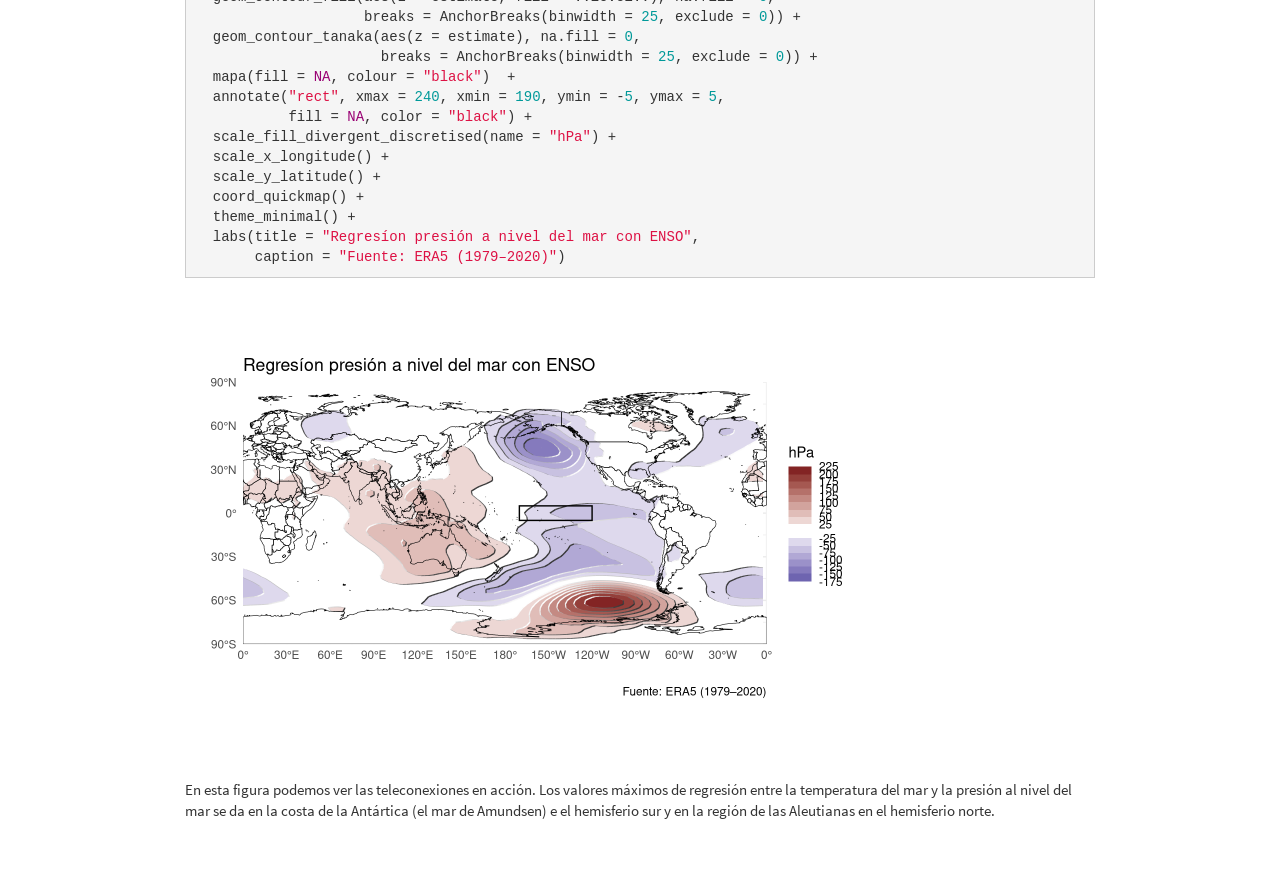
<file: docs/ejemplo.html>
<!DOCTYPE html>

<html>

<head>

<meta charset="utf-8" />
<meta name="generator" content="pandoc" />
<meta http-equiv="X-UA-Compatible" content="IE=EDGE" />




<title>Relación entre presión a nivel del mar y ENSO</title>

<script src="site_libs/header-attrs-2.14/header-attrs.js"></script>
<script src="site_libs/jquery-3.6.0/jquery-3.6.0.min.js"></script>
<meta name="viewport" content="width=device-width, initial-scale=1" />
<link href="site_libs/bootstrap-3.3.5/css/cosmo.min.css" rel="stylesheet" />
<script src="site_libs/bootstrap-3.3.5/js/bootstrap.min.js"></script>
<script src="site_libs/bootstrap-3.3.5/shim/html5shiv.min.js"></script>
<script src="site_libs/bootstrap-3.3.5/shim/respond.min.js"></script>
<style>h1 {font-size: 34px;}
       h1.title {font-size: 38px;}
       h2 {font-size: 30px;}
       h3 {font-size: 24px;}
       h4 {font-size: 18px;}
       h5 {font-size: 16px;}
       h6 {font-size: 12px;}
       code {color: inherit; background-color: rgba(0, 0, 0, 0.04);}
       pre:not([class]) { background-color: white }</style>
<script src="site_libs/navigation-1.1/tabsets.js"></script>
<script src="site_libs/navigation-1.1/codefolding.js"></script>
<script src="site_libs/navigation-1.1/sourceembed.js"></script>
<link href="site_libs/highlightjs-9.12.0/default.css" rel="stylesheet" />
<script src="site_libs/highlightjs-9.12.0/highlight.js"></script>

<style type="text/css">
  code{white-space: pre-wrap;}
  span.smallcaps{font-variant: small-caps;}
  span.underline{text-decoration: underline;}
  div.column{display: inline-block; vertical-align: top; width: 50%;}
  div.hanging-indent{margin-left: 1.5em; text-indent: -1.5em;}
  ul.task-list{list-style: none;}
    </style>

<style type="text/css">code{white-space: pre;}</style>
<script type="text/javascript">
if (window.hljs) {
  hljs.configure({languages: []});
  hljs.initHighlightingOnLoad();
  if (document.readyState && document.readyState === "complete") {
    window.setTimeout(function() { hljs.initHighlighting(); }, 0);
  }
}
</script>




<style type="text/css">
#rmd-source-code {
  display: none;
}
</style>


<link rel="stylesheet" href="style.css" type="text/css" />



<style type = "text/css">
.main-container {
  max-width: 940px;
  margin-left: auto;
  margin-right: auto;
}
img {
  max-width:100%;
}
.tabbed-pane {
  padding-top: 12px;
}
.html-widget {
  margin-bottom: 20px;
}
button.code-folding-btn:focus {
  outline: none;
}
summary {
  display: list-item;
}
details > summary > p:only-child {
  display: inline;
}
pre code {
  padding: 0;
}
</style>


<style type="text/css">
.dropdown-submenu {
  position: relative;
}
.dropdown-submenu>.dropdown-menu {
  top: 0;
  left: 100%;
  margin-top: -6px;
  margin-left: -1px;
  border-radius: 0 6px 6px 6px;
}
.dropdown-submenu:hover>.dropdown-menu {
  display: block;
}
.dropdown-submenu>a:after {
  display: block;
  content: " ";
  float: right;
  width: 0;
  height: 0;
  border-color: transparent;
  border-style: solid;
  border-width: 5px 0 5px 5px;
  border-left-color: #cccccc;
  margin-top: 5px;
  margin-right: -10px;
}
.dropdown-submenu:hover>a:after {
  border-left-color: #adb5bd;
}
.dropdown-submenu.pull-left {
  float: none;
}
.dropdown-submenu.pull-left>.dropdown-menu {
  left: -100%;
  margin-left: 10px;
  border-radius: 6px 0 6px 6px;
}
</style>

<script type="text/javascript">
// manage active state of menu based on current page
$(document).ready(function () {
  // active menu anchor
  href = window.location.pathname
  href = href.substr(href.lastIndexOf('/') + 1)
  if (href === "")
    href = "index.html";
  var menuAnchor = $('a[href="' + href + '"]');

  // mark it active
  menuAnchor.tab('show');

  // if it's got a parent navbar menu mark it active as well
  menuAnchor.closest('li.dropdown').addClass('active');

  // Navbar adjustments
  var navHeight = $(".navbar").first().height() + 15;
  var style = document.createElement('style');
  var pt = "padding-top: " + navHeight + "px; ";
  var mt = "margin-top: -" + navHeight + "px; ";
  var css = "";
  // offset scroll position for anchor links (for fixed navbar)
  for (var i = 1; i <= 6; i++) {
    css += ".section h" + i + "{ " + pt + mt + "}\n";
  }
  style.innerHTML = "body {" + pt + "padding-bottom: 40px; }\n" + css;
  document.head.appendChild(style);
});
</script>

<!-- tabsets -->

<style type="text/css">
.tabset-dropdown > .nav-tabs {
  display: inline-table;
  max-height: 500px;
  min-height: 44px;
  overflow-y: auto;
  border: 1px solid #ddd;
  border-radius: 4px;
}

.tabset-dropdown > .nav-tabs > li.active:before {
  content: "";
  font-family: 'Glyphicons Halflings';
  display: inline-block;
  padding: 10px;
  border-right: 1px solid #ddd;
}

.tabset-dropdown > .nav-tabs.nav-tabs-open > li.active:before {
  content: "&#xe258;";
  border: none;
}

.tabset-dropdown > .nav-tabs.nav-tabs-open:before {
  content: "";
  font-family: 'Glyphicons Halflings';
  display: inline-block;
  padding: 10px;
  border-right: 1px solid #ddd;
}

.tabset-dropdown > .nav-tabs > li.active {
  display: block;
}

.tabset-dropdown > .nav-tabs > li > a,
.tabset-dropdown > .nav-tabs > li > a:focus,
.tabset-dropdown > .nav-tabs > li > a:hover {
  border: none;
  display: inline-block;
  border-radius: 4px;
  background-color: transparent;
}

.tabset-dropdown > .nav-tabs.nav-tabs-open > li {
  display: block;
  float: none;
}

.tabset-dropdown > .nav-tabs > li {
  display: none;
}
</style>

<!-- code folding -->
<style type="text/css">
.code-folding-btn { margin-bottom: 4px; }
</style>




</head>

<body>


<div class="container-fluid main-container">




<div class="navbar navbar-default  navbar-fixed-top" role="navigation">
  <div class="container">
    <div class="navbar-header">
      <button type="button" class="navbar-toggle collapsed" data-toggle="collapse" data-bs-toggle="collapse" data-target="#navbar" data-bs-target="#navbar">
        <span class="icon-bar"></span>
        <span class="icon-bar"></span>
        <span class="icon-bar"></span>
      </button>
      <a class="navbar-brand" href="index.html">Datos espaciales a lo tidy</a>
    </div>
    <div id="navbar" class="navbar-collapse collapse">
      <ul class="nav navbar-nav">
        <li>
  <a href="preparacion.html">Preparación</a>
</li>
<li class="dropdown">
  <a href="#" class="dropdown-toggle" data-toggle="dropdown" role="button" data-bs-toggle="dropdown" aria-expanded="false">
    Materiales
     
    <span class="caret"></span>
  </a>
  <ul class="dropdown-menu" role="menu">
    <li>
      <a href="01_intro.html">Introducción</a>
    </li>
    <li>
      <a href="02_lectura.html">Lectura</a>
    </li>
    <li>
      <a href="03_graficado.html">Graficado</a>
    </li>
    <li>
      <a href="04_calculos.html">Cómputos</a>
    </li>
    <li>
      <a href="guia-practica.html">Guía práctica</a>
    </li>
  </ul>
</li>
<li>
  <a href="ejemplo.html">Relación ENSO - Presión a nivel del mar</a>
</li>
      </ul>
      <ul class="nav navbar-nav navbar-right">
        <li>
  <a href="https://github.com/eliocamp/espaciales-tidy-tutorial/">Repositorio</a>
</li>
      </ul>
    </div><!--/.nav-collapse -->
  </div><!--/.container -->
</div><!--/.navbar -->

<div id="header">

<div class="btn-group pull-right float-right">
<button type="button" class="btn btn-default btn-xs btn-secondary btn-sm dropdown-toggle" data-toggle="dropdown" data-bs-toggle="dropdown" aria-haspopup="true" aria-expanded="false"><span>Code</span> <span class="caret"></span></button>
<ul class="dropdown-menu dropdown-menu-right" style="min-width: 50px;">
<li><a id="rmd-download-source" href="#">Download Rmd</a></li>
</ul>
</div>



<h1 class="title toc-ignore">Relación entre presión a nivel del mar y
ENSO</h1>

</div>


<pre class="r"><code># Cargo los paquetes necesarios
library(magrittr)
library(ggplot2)
library(dplyr)
library(data.table)
library(metR)</code></pre>
<p>Primero hay que leer los datos de temperatura del mar (SST) y de
presión al nivel del mar (MSL).</p>
<pre class="r"><code>datos &lt;- ReadNetCDF(&quot;datos/temperatura_mar.nc&quot;, vars = c(&quot;sst&quot;, presion = &quot;msl&quot;))</code></pre>
<p>Como ayuda, también</p>
<pre class="r"><code>mapa &lt;- function(fill = &quot;white&quot;, colour = NA) {
  geom_polygon(data = map_data(&quot;world2&quot;), aes(long, lat, group = group), 
               fill = fill, colour = colour, inherit.aes = FALSE, size = 0.2)
}</code></pre>
<p>La principal variación de SST y de la presión suele ser el ciclo
anual, que es predecible y no es interesante. Entonces, lo primero que
hacemos es crear dos variables nuevas, <code>sst_a</code> y
<code>presion_a</code> con las anomalías de temperatura y presión con
respecto al ciclo anual. Esto es, el valor de cada variable menos el
valor medio para cada mes y cada punto de grilla.</p>
<div id="section" class="section level3 tabset unlisted unnumbered">
<h3 class="tabset unlisted unnumbered"></h3>
<div id="data.table" class="section level4">
<h4>data.table</h4>
<pre class="r"><code>datos[, `:=`(sst_a = sst - mean(sst), 
             presion_a = presion - mean(presion)),
      by = .(longitude, latitude, month(time))]</code></pre>
</div>
<div id="dplyr" class="section level4">
<h4>dplyr</h4>
<pre class="r"><code>datos &lt;- datos %&gt;% 
  group_by(longitude, latitude, mes = month(time)) %&gt;% 
  mutate(sst_a = sst - mean(sst), 
         presion_a = presion - mean(presion)) %&gt;% 
  ungroup() %&gt;% 
  select(-mes)</code></pre>
</div>
</div>
<div id="section-1" class="section level3 unlisted unnumbered">
<h3 class="unlisted unnumbered"></h3>
<p>El Niño, o ENSO por El Niño Southern Oscillation, es una de los
principales modos de variabilidad del océano. Se trata de variaciones de
baja frecuencia en la temperatura de la superficie del mar en el
Pacífico Ecuatorial. Durante los eventos positivos (El Niño) la
temperatura de la superficie del mar en el la región oriental del
Pacífico ecuatorial es más alta de lo normal, y en los eventos negativos
(La Niña), la temperatura es más fría de lo normal. Esta oscilación
tiene impactos globales, afectando la temperatura y la precipitación de
regiones muy alejadas, algo conocido como teleconexiones.</p>
<p>Una de las formas más comunes de medir el ENSO es con el índice
oceánico, que es la anomalía media estandarizada en una caja entre 170ºE
y 120ºE y 5ºS y 5ºN, que se muestra en la siguiente figura.</p>
<pre class="r"><code>datos %&gt;% 
  filter(time == unique(time)[225]) %&gt;% 
  ggplot(aes(longitude, latitude)) +
  geom_contour_fill(aes(z = sst_a), na.fill = TRUE) +
  mapa() +
  annotate(&quot;rect&quot;, xmax = 240, xmin = 190, ymin = -5, ymax = 5, fill = NA, color = &quot;black&quot;) +
  scale_fill_divergent()</code></pre>
<p><img src="ejemplo_files/figure-html/unnamed-chunk-6-1.png" width="672" /></p>
<p>Entonces, antes que nada calculamos el índice de El Niño oceánico
(ONI por la siglas de Oceanic Niño Index).</p>
</div>
<div id="section-2" class="section level3 tabset unlisted unnumbered">
<h3 class="tabset unlisted unnumbered"></h3>
<div id="data.table-1" class="section level4">
<h4>data.table</h4>
<pre class="r"><code>enso &lt;- datos %&gt;% 
  .[abs(latitude) &lt; 5 &amp; ConvertLongitude(longitude) %between% c(-170, -120)] %&gt;% 
  .[, .(oni = mean(sst_a)), by = time] %&gt;% 
  .[, oni := oni/sd(oni)]</code></pre>
</div>
<div id="dplyr-1" class="section level4">
<h4>dplyr</h4>
<pre class="r"><code>enso &lt;- datos %&gt;% 
  filter(abs(latitude) &lt; 5 &amp; between(ConvertLongitude(longitude), -170, -120)) %&gt;% 
  group_by(time) %&gt;% 
  summarise(oni = mean(sst_a)) %&gt;% 
  ungroup() %&gt;% 
  mutate(oni = oni/sd(oni))</code></pre>
</div>
</div>
<div id="section-3" class="section level3 tabset unlisted unnumbered">
<h3 class="tabset unlisted unnumbered"></h3>
<p>(Técnicamente el ONI tiene también un promedio móvil de 3 meses, pero
no hace tanta diferencia.)</p>
<p>¿Cómo evolucionó este índice a lo largo del tiempo? Podemos hacer un
gráfico con el índice, marcando los valores de <span
class="math inline">\(\pm0.5\)</span>, que definen los eventos Niño y
Niña.</p>
<pre class="r"><code>ggplot(enso, aes(time, oni)) +
  geom_line() +
  geom_hline(yintercept = c(-0.5, 0.5), color = &quot;gray50&quot;) + 
  annotate(&quot;label&quot;, y = c(0.5, -0.5), x = lubridate::as_datetime(&quot;1979-01-01&quot;),
           label = c(&quot;NIÑO&quot;, &quot;NIÑA&quot;), vjust = c(-0.2, 1.2), 
           label.size = grid::unit(0,&quot;lines&quot;), color = &quot;gray50&quot;) +
  scale_x_datetime(name = NULL) +
  scale_y_continuous(name = NULL) +
  labs(title = &quot;Índice ENSO34&quot;, 
       caption = &quot;Fuente: ERA5 (1979–2020)&quot;) +
  theme_minimal()</code></pre>
<p><img src="ejemplo_files/figure-html/unnamed-chunk-9-1.png" width="672" /></p>
<p>Se ven claramente algunos eventos niño particularmente fuertes, como
el de 1983, 1998 o 2015, así como algunos eventos Niña también intensos,
como en 1989.</p>
<p>Ahora podemos calcular los campos de regresión entre este índice y
otras variables, presión a nivel del mar en este caso. Para eso hay que
primero unir la tabla <code>enso</code> a los datos y luego calcular la
regresión para cada punto de grilla.</p>
</div>
<div id="section-4" class="section level3 tabset unlisted unnumbered">
<h3 class="tabset unlisted unnumbered"></h3>
<div id="data.table-2" class="section level4">
<h4>data.table</h4>
<pre class="r"><code>enso_regresion &lt;- datos %&gt;% 
  .[enso, on = &quot;time&quot;] %&gt;% 
  .[, FitLm(presion_a, oni), by = .(longitude, latitude)] %&gt;% 
  .[term != &quot;(Intercept)&quot;] </code></pre>
</div>
<div id="dplyr-2" class="section level4">
<h4>dplyr</h4>
<pre class="r"><code>enso_regresion &lt;- sst %&gt;% 
  right_join(enso, by = &quot;time&quot;) %&gt;% 
  group_by(latitude, longitude) %&gt;% 
  summarise(as.data.frame(FitLm(presion_a, oni))) %&gt;% 
  ungroup() %&gt;% 
  filter(term != &quot;(Intercept)&quot;) </code></pre>
</div>
</div>
<div id="section-5" class="section level3 tabset unlisted unnumbered">
<h3 class="tabset unlisted unnumbered"></h3>
<p>Y ahora que tenemos esto, podemos graficarlo.</p>
<pre class="r"><code>enso_regresion %&gt;% 
  ggplot(aes(longitude, latitude)) +
  geom_contour_fill(aes(z = estimate, fill = ..level..), na.fill = 0, 
                    breaks = AnchorBreaks(binwidth = 25, exclude = 0)) +
  geom_contour_tanaka(aes(z = estimate), na.fill = 0, 
                      breaks = AnchorBreaks(binwidth = 25, exclude = 0)) +
  mapa(fill = NA, colour = &quot;black&quot;)  +
  annotate(&quot;rect&quot;, xmax = 240, xmin = 190, ymin = -5, ymax = 5, 
           fill = NA, color = &quot;black&quot;) +
  scale_fill_divergent_discretised(name = &quot;hPa&quot;) +
  scale_x_longitude() +
  scale_y_latitude() +
  coord_quickmap() +
  theme_minimal() +
  labs(title = &quot;Regresíon presión a nivel del mar con ENSO&quot;, 
       caption = &quot;Fuente: ERA5 (1979–2020)&quot;)</code></pre>
<p><img src="ejemplo_files/figure-html/unnamed-chunk-12-1.png" width="672" /></p>
<p>En esta figura podemos ver las teleconexiones en acción. Los valores
máximos de regresión entre la temperatura del mar y la presión al nivel
del mar se da en la costa de la Antártica (el mar de Amundsen) e el
hemisferio sur y en la región de las Aleutianas en el hemisferio
norte.</p>
</div>

<div id="rmd-source-code">[base64]/[base64]</div>



</div>

<script>

// add bootstrap table styles to pandoc tables
function bootstrapStylePandocTables() {
  $('tr.odd').parent('tbody').parent('table').addClass('table table-condensed');
}
$(document).ready(function () {
  bootstrapStylePandocTables();
});


</script>

<!-- tabsets -->

<script>
$(document).ready(function () {
  window.buildTabsets("TOC");
});

$(document).ready(function () {
  $('.tabset-dropdown > .nav-tabs > li').click(function () {
    $(this).parent().toggleClass('nav-tabs-open');
  });
});
</script>

<!-- code folding -->
<script>
$(document).ready(function () {
  window.initializeSourceEmbed("ejemplo.Rmd");
});
</script>


<!-- dynamically load mathjax for compatibility with self-contained -->
<script>
  (function () {
    var script = document.createElement("script");
    script.type = "text/javascript";
    script.src  = "https://mathjax.rstudio.com/latest/MathJax.js?config=TeX-AMS-MML_HTMLorMML";
    document.getElementsByTagName("head")[0].appendChild(script);
  })();
</script>

</body>
</html>
</file>
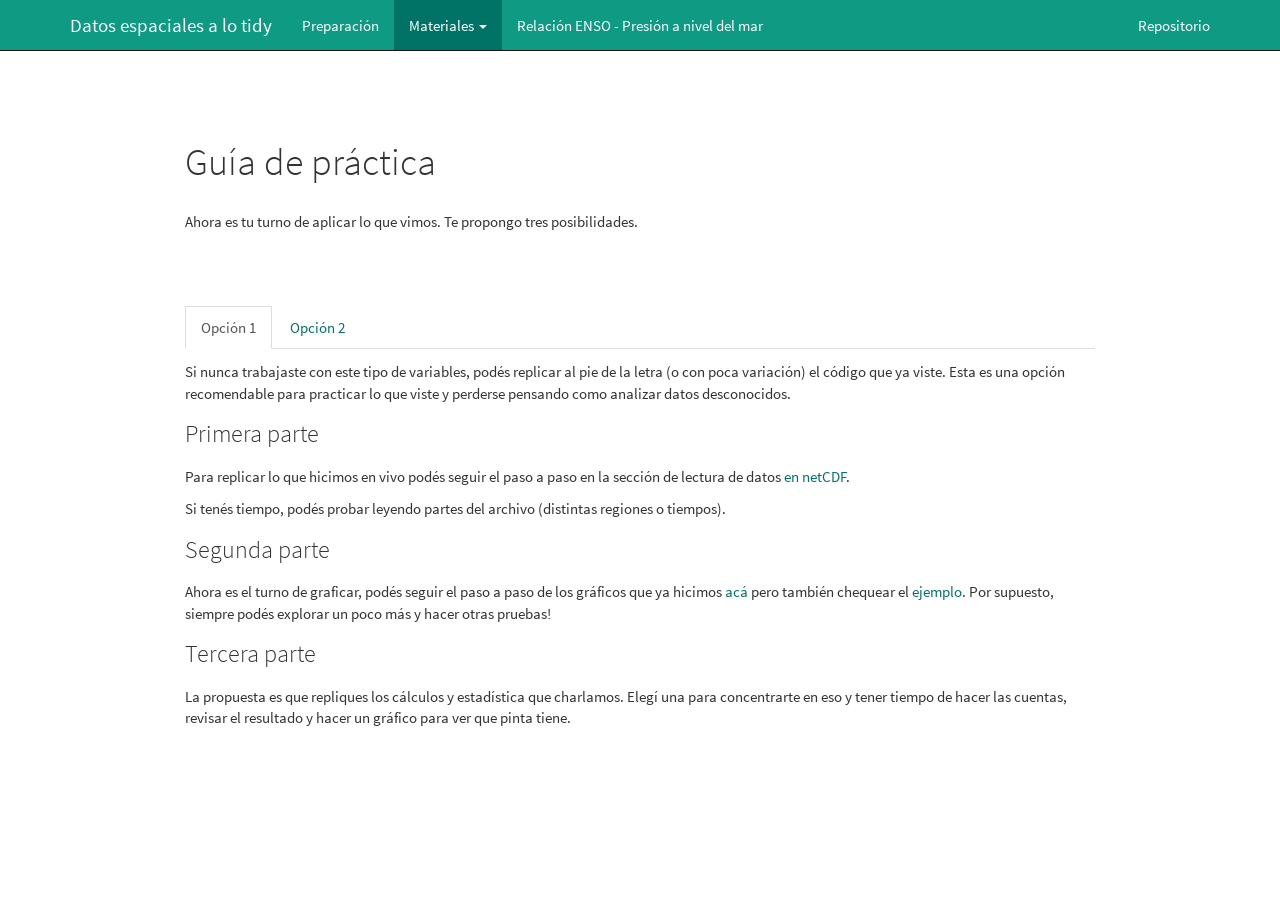
<file: docs/guia-practica.html>
<!DOCTYPE html>

<html>

<head>

<meta charset="utf-8" />
<meta name="generator" content="pandoc" />
<meta http-equiv="X-UA-Compatible" content="IE=EDGE" />




<title>Guía de práctica</title>

<script src="site_libs/header-attrs-2.14/header-attrs.js"></script>
<script src="site_libs/jquery-3.6.0/jquery-3.6.0.min.js"></script>
<meta name="viewport" content="width=device-width, initial-scale=1" />
<link href="site_libs/bootstrap-3.3.5/css/cosmo.min.css" rel="stylesheet" />
<script src="site_libs/bootstrap-3.3.5/js/bootstrap.min.js"></script>
<script src="site_libs/bootstrap-3.3.5/shim/html5shiv.min.js"></script>
<script src="site_libs/bootstrap-3.3.5/shim/respond.min.js"></script>
<style>h1 {font-size: 34px;}
       h1.title {font-size: 38px;}
       h2 {font-size: 30px;}
       h3 {font-size: 24px;}
       h4 {font-size: 18px;}
       h5 {font-size: 16px;}
       h6 {font-size: 12px;}
       code {color: inherit; background-color: rgba(0, 0, 0, 0.04);}
       pre:not([class]) { background-color: white }</style>
<script src="site_libs/navigation-1.1/tabsets.js"></script>
<link href="site_libs/highlightjs-9.12.0/default.css" rel="stylesheet" />
<script src="site_libs/highlightjs-9.12.0/highlight.js"></script>

<style type="text/css">
  code{white-space: pre-wrap;}
  span.smallcaps{font-variant: small-caps;}
  span.underline{text-decoration: underline;}
  div.column{display: inline-block; vertical-align: top; width: 50%;}
  div.hanging-indent{margin-left: 1.5em; text-indent: -1.5em;}
  ul.task-list{list-style: none;}
    </style>

<style type="text/css">code{white-space: pre;}</style>
<script type="text/javascript">
if (window.hljs) {
  hljs.configure({languages: []});
  hljs.initHighlightingOnLoad();
  if (document.readyState && document.readyState === "complete") {
    window.setTimeout(function() { hljs.initHighlighting(); }, 0);
  }
}
</script>






<link rel="stylesheet" href="style.css" type="text/css" />



<style type = "text/css">
.main-container {
  max-width: 940px;
  margin-left: auto;
  margin-right: auto;
}
img {
  max-width:100%;
}
.tabbed-pane {
  padding-top: 12px;
}
.html-widget {
  margin-bottom: 20px;
}
button.code-folding-btn:focus {
  outline: none;
}
summary {
  display: list-item;
}
details > summary > p:only-child {
  display: inline;
}
pre code {
  padding: 0;
}
</style>


<style type="text/css">
.dropdown-submenu {
  position: relative;
}
.dropdown-submenu>.dropdown-menu {
  top: 0;
  left: 100%;
  margin-top: -6px;
  margin-left: -1px;
  border-radius: 0 6px 6px 6px;
}
.dropdown-submenu:hover>.dropdown-menu {
  display: block;
}
.dropdown-submenu>a:after {
  display: block;
  content: " ";
  float: right;
  width: 0;
  height: 0;
  border-color: transparent;
  border-style: solid;
  border-width: 5px 0 5px 5px;
  border-left-color: #cccccc;
  margin-top: 5px;
  margin-right: -10px;
}
.dropdown-submenu:hover>a:after {
  border-left-color: #adb5bd;
}
.dropdown-submenu.pull-left {
  float: none;
}
.dropdown-submenu.pull-left>.dropdown-menu {
  left: -100%;
  margin-left: 10px;
  border-radius: 6px 0 6px 6px;
}
</style>

<script type="text/javascript">
// manage active state of menu based on current page
$(document).ready(function () {
  // active menu anchor
  href = window.location.pathname
  href = href.substr(href.lastIndexOf('/') + 1)
  if (href === "")
    href = "index.html";
  var menuAnchor = $('a[href="' + href + '"]');

  // mark it active
  menuAnchor.tab('show');

  // if it's got a parent navbar menu mark it active as well
  menuAnchor.closest('li.dropdown').addClass('active');

  // Navbar adjustments
  var navHeight = $(".navbar").first().height() + 15;
  var style = document.createElement('style');
  var pt = "padding-top: " + navHeight + "px; ";
  var mt = "margin-top: -" + navHeight + "px; ";
  var css = "";
  // offset scroll position for anchor links (for fixed navbar)
  for (var i = 1; i <= 6; i++) {
    css += ".section h" + i + "{ " + pt + mt + "}\n";
  }
  style.innerHTML = "body {" + pt + "padding-bottom: 40px; }\n" + css;
  document.head.appendChild(style);
});
</script>

<!-- tabsets -->

<style type="text/css">
.tabset-dropdown > .nav-tabs {
  display: inline-table;
  max-height: 500px;
  min-height: 44px;
  overflow-y: auto;
  border: 1px solid #ddd;
  border-radius: 4px;
}

.tabset-dropdown > .nav-tabs > li.active:before {
  content: "";
  font-family: 'Glyphicons Halflings';
  display: inline-block;
  padding: 10px;
  border-right: 1px solid #ddd;
}

.tabset-dropdown > .nav-tabs.nav-tabs-open > li.active:before {
  content: "&#xe258;";
  border: none;
}

.tabset-dropdown > .nav-tabs.nav-tabs-open:before {
  content: "";
  font-family: 'Glyphicons Halflings';
  display: inline-block;
  padding: 10px;
  border-right: 1px solid #ddd;
}

.tabset-dropdown > .nav-tabs > li.active {
  display: block;
}

.tabset-dropdown > .nav-tabs > li > a,
.tabset-dropdown > .nav-tabs > li > a:focus,
.tabset-dropdown > .nav-tabs > li > a:hover {
  border: none;
  display: inline-block;
  border-radius: 4px;
  background-color: transparent;
}

.tabset-dropdown > .nav-tabs.nav-tabs-open > li {
  display: block;
  float: none;
}

.tabset-dropdown > .nav-tabs > li {
  display: none;
}
</style>

<!-- code folding -->




</head>

<body>


<div class="container-fluid main-container">




<div class="navbar navbar-default  navbar-fixed-top" role="navigation">
  <div class="container">
    <div class="navbar-header">
      <button type="button" class="navbar-toggle collapsed" data-toggle="collapse" data-bs-toggle="collapse" data-target="#navbar" data-bs-target="#navbar">
        <span class="icon-bar"></span>
        <span class="icon-bar"></span>
        <span class="icon-bar"></span>
      </button>
      <a class="navbar-brand" href="index.html">Datos espaciales a lo tidy</a>
    </div>
    <div id="navbar" class="navbar-collapse collapse">
      <ul class="nav navbar-nav">
        <li>
  <a href="preparacion.html">Preparación</a>
</li>
<li class="dropdown">
  <a href="#" class="dropdown-toggle" data-toggle="dropdown" role="button" data-bs-toggle="dropdown" aria-expanded="false">
    Materiales
     
    <span class="caret"></span>
  </a>
  <ul class="dropdown-menu" role="menu">
    <li>
      <a href="01_intro.html">Introducción</a>
    </li>
    <li>
      <a href="02_lectura.html">Lectura</a>
    </li>
    <li>
      <a href="03_graficado.html">Graficado</a>
    </li>
    <li>
      <a href="04_calculos.html">Cómputos</a>
    </li>
    <li>
      <a href="guia-practica.html">Guía práctica</a>
    </li>
  </ul>
</li>
<li>
  <a href="ejemplo.html">Relación ENSO - Presión a nivel del mar</a>
</li>
      </ul>
      <ul class="nav navbar-nav navbar-right">
        <li>
  <a href="https://github.com/eliocamp/espaciales-tidy-tutorial/">Repositorio</a>
</li>
      </ul>
    </div><!--/.nav-collapse -->
  </div><!--/.container -->
</div><!--/.navbar -->

<div id="header">



<h1 class="title toc-ignore">Guía de práctica</h1>

</div>


<p>Ahora es tu turno de aplicar lo que vimos. Te propongo tres
posibilidades.</p>
<div id="section" class="section level1 tabset">
<h1 class="tabset"></h1>
<div id="opción-1" class="section level2">
<h2>Opción 1</h2>
<p>Si nunca trabajaste con este tipo de variables, podés replicar al pie
de la letra (o con poca variación) el código que ya viste. Esta es una
opción recomendable para practicar lo que viste y perderse pensando como
analizar datos desconocidos.</p>
<div id="primera-parte" class="section level3">
<h3>Primera parte</h3>
<p>Para replicar lo que hicimos en vivo podés seguir el paso a paso en
la sección de lectura de datos <a
href="02_lectura.html#Datos_en_netCDF">en netCDF</a>.</p>
<p>Si tenés tiempo, podés probar leyendo partes del archivo (distintas
regiones o tiempos).</p>
</div>
<div id="segunda-parte" class="section level3">
<h3>Segunda parte</h3>
<p>Ahora es el turno de graficar, podés seguir el paso a paso de los
gráficos que ya hicimos <a href="03_graficado.html">acá</a> pero también
chequear el <a href="ejemplo.html">ejemplo</a>. Por supuesto, siempre
podés explorar un poco más y hacer otras pruebas!</p>
</div>
<div id="tercera-parte" class="section level3">
<h3>Tercera parte</h3>
<p>La propuesta es que repliques los cálculos y estadística que
charlamos. Elegí una para concentrarte en eso y tener tiempo de hacer
las cuentas, revisar el resultado y hacer un gráfico para ver que pinta
tiene.</p>
</div>
</div>
<div id="opción-2" class="section level2">
<h2>Opción 2</h2>
<p>Si seguiste el código en vivo y/o estas variables ya te resultan
familiares, te proponemos intentar responder a la siguiente
pregunta:</p>
<ul>
<li>¿Cómo varió la temperatura media global a lo largo del tiempo?</li>
</ul>
<div id="primera-parte-1" class="section level3">
<h3>Primera parte</h3>
<p>En esta primera parte deberías descargar y leer los datos relevantes
para esta pregunta. Podés leer los datos de la temperatura del aire para
todo el globo, todos los meses hasta 2020 en 950hPa y 100hPa desde:</p>
<p><a
href="https://github.com/eliocamp/espaciales-tidy-tutorial/raw/main/datos/temperatura_aire.nc"
class="uri">https://github.com/eliocamp/espaciales-tidy-tutorial/raw/main/datos/temperatura_aire.nc</a></p>
<p><a
href="https://cds.climate.copernicus.eu/cdsapp#!/dataset/reanalysis-era5-pressure-levels-monthly-means?tab=form">Fuente:
ERA5 (Variables volumétricas)</a>.</p>
</div>
<div id="segunda-parte-1" class="section level3">
<h3>Segunda parte</h3>
<p>Nuestra sugerencia es que grafiques campos de la variable en
distintos momentos y para cada nivel para agarrarle la vuelta a los
contornos. Si te queda tiempo también podés graficar la temperatura en
uno o más puntos a lo largo del tiempo. ¿Ves alguna diferencia entre los
dos niveles?</p>
</div>
<div id="tercera-parte-1" class="section level3">
<h3>Tercera parte</h3>
<p>Para responder esta pregunta, la media y las anomalías que vimos en
<a href="04_calculos.html#Haciendo_cálculos">Haciendo cálculos</a> te
van a venir muy bien.</p>
</div>
</div>
</div>




</div>

<script>

// add bootstrap table styles to pandoc tables
function bootstrapStylePandocTables() {
  $('tr.odd').parent('tbody').parent('table').addClass('table table-condensed');
}
$(document).ready(function () {
  bootstrapStylePandocTables();
});


</script>

<!-- tabsets -->

<script>
$(document).ready(function () {
  window.buildTabsets("TOC");
});

$(document).ready(function () {
  $('.tabset-dropdown > .nav-tabs > li').click(function () {
    $(this).parent().toggleClass('nav-tabs-open');
  });
});
</script>

<!-- code folding -->


<!-- dynamically load mathjax for compatibility with self-contained -->
<script>
  (function () {
    var script = document.createElement("script");
    script.type = "text/javascript";
    script.src  = "https://mathjax.rstudio.com/latest/MathJax.js?config=TeX-AMS-MML_HTMLorMML";
    document.getElementsByTagName("head")[0].appendChild(script);
  })();
</script>

</body>
</html>
</file>
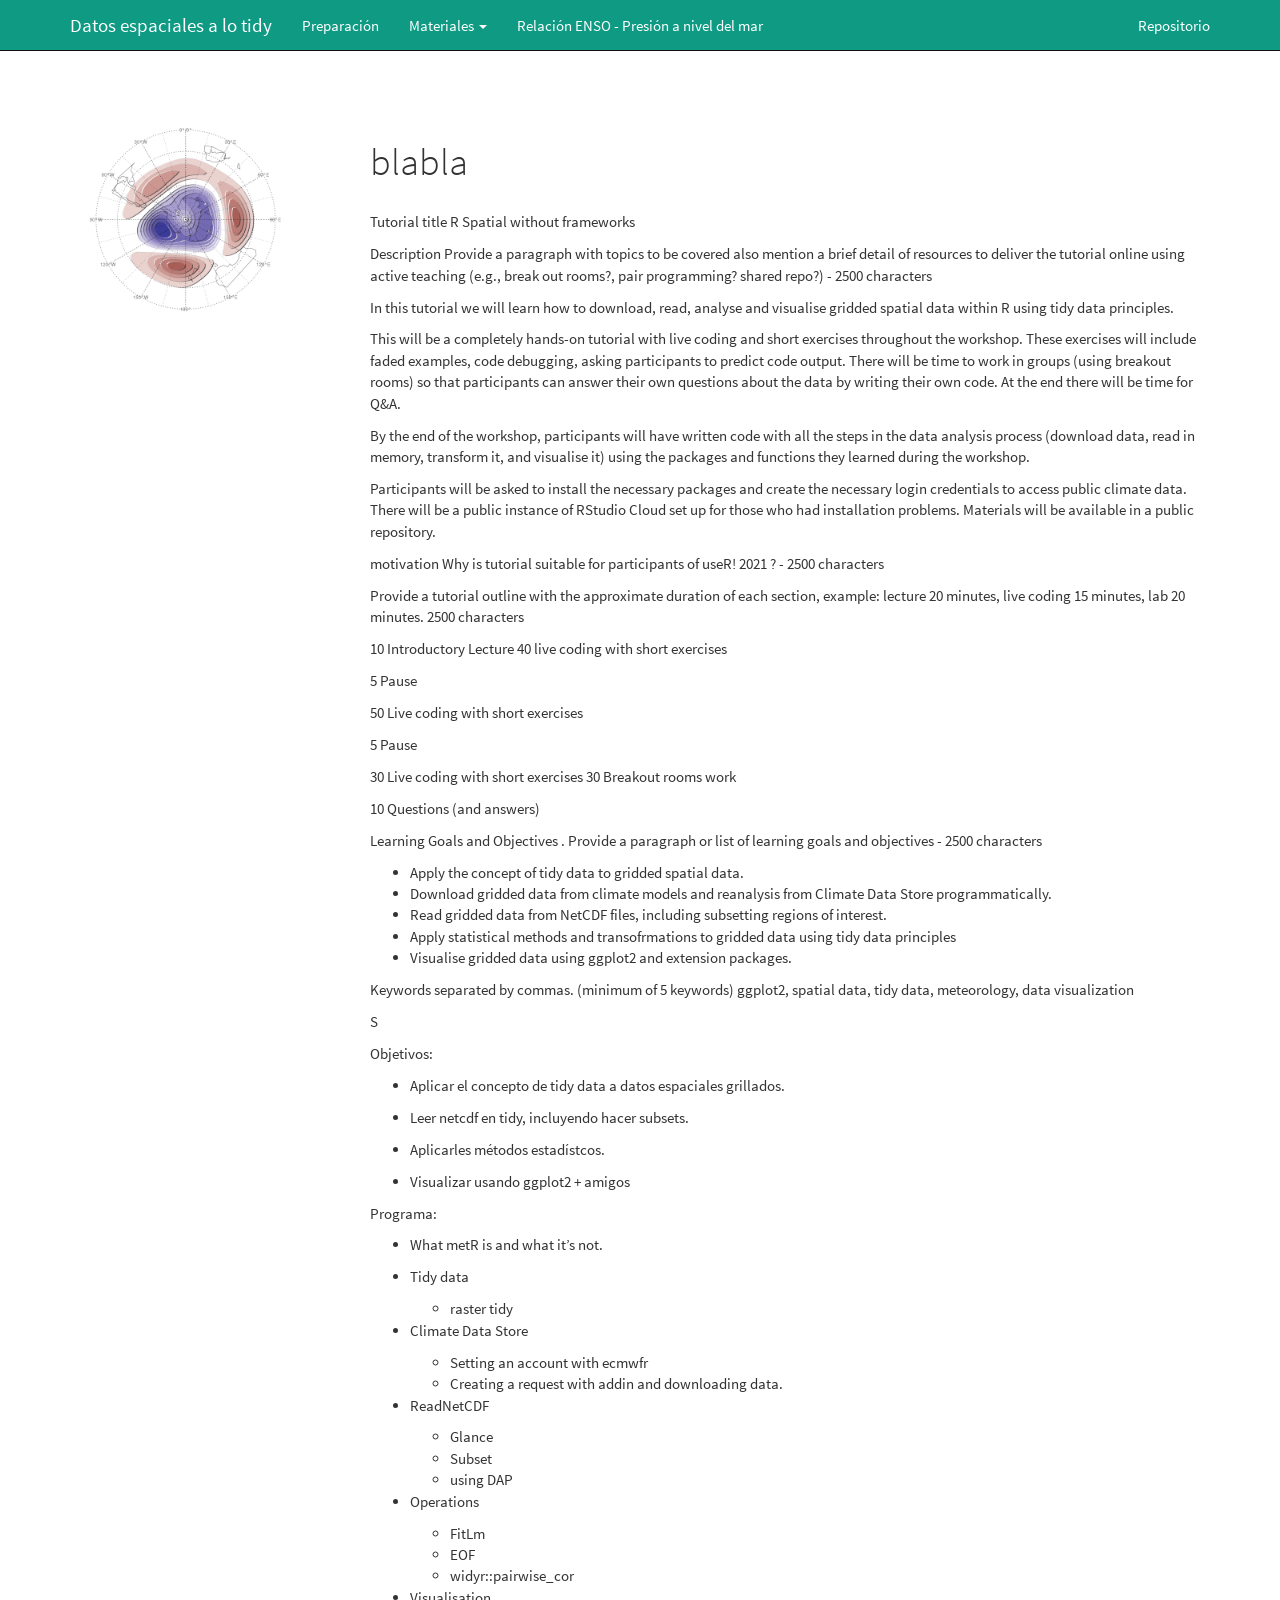
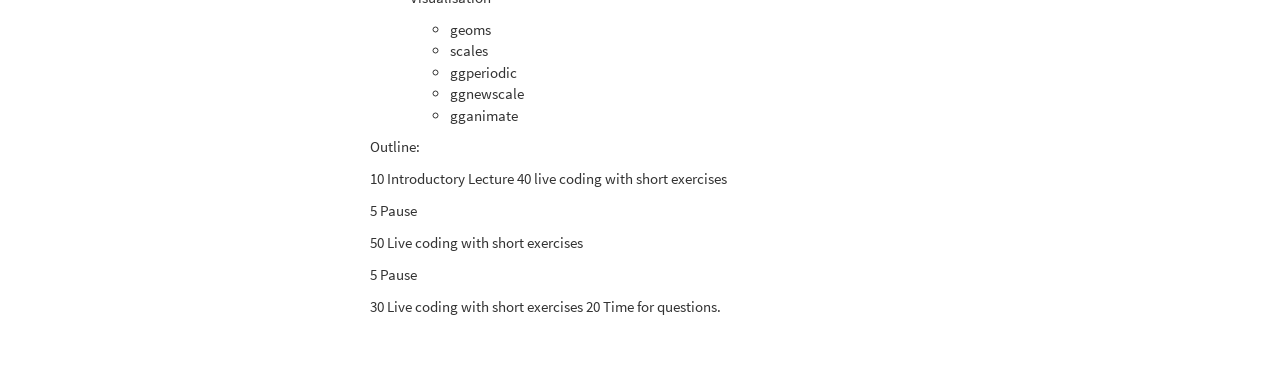
<file: docs/pitch.html>
<!DOCTYPE html>

<html>

<head>

<meta charset="utf-8" />
<meta name="generator" content="pandoc" />
<meta http-equiv="X-UA-Compatible" content="IE=EDGE" />




<title>blabla</title>

<script src="site_libs/header-attrs-2.14/header-attrs.js"></script>
<script src="site_libs/jquery-3.6.0/jquery-3.6.0.min.js"></script>
<meta name="viewport" content="width=device-width, initial-scale=1" />
<link href="site_libs/bootstrap-3.3.5/css/cosmo.min.css" rel="stylesheet" />
<script src="site_libs/bootstrap-3.3.5/js/bootstrap.min.js"></script>
<script src="site_libs/bootstrap-3.3.5/shim/html5shiv.min.js"></script>
<script src="site_libs/bootstrap-3.3.5/shim/respond.min.js"></script>
<style>h1 {font-size: 34px;}
       h1.title {font-size: 38px;}
       h2 {font-size: 30px;}
       h3 {font-size: 24px;}
       h4 {font-size: 18px;}
       h5 {font-size: 16px;}
       h6 {font-size: 12px;}
       code {color: inherit; background-color: rgba(0, 0, 0, 0.04);}
       pre:not([class]) { background-color: white }</style>
<script src="site_libs/jqueryui-1.11.4/jquery-ui.min.js"></script>
<link href="site_libs/tocify-1.9.1/jquery.tocify.css" rel="stylesheet" />
<script src="site_libs/tocify-1.9.1/jquery.tocify.js"></script>
<script src="site_libs/navigation-1.1/tabsets.js"></script>
<link href="site_libs/highlightjs-9.12.0/default.css" rel="stylesheet" />
<script src="site_libs/highlightjs-9.12.0/highlight.js"></script>

<style type="text/css">
  code{white-space: pre-wrap;}
  span.smallcaps{font-variant: small-caps;}
  span.underline{text-decoration: underline;}
  div.column{display: inline-block; vertical-align: top; width: 50%;}
  div.hanging-indent{margin-left: 1.5em; text-indent: -1.5em;}
  ul.task-list{list-style: none;}
    </style>

<style type="text/css">code{white-space: pre;}</style>
<script type="text/javascript">
if (window.hljs) {
  hljs.configure({languages: []});
  hljs.initHighlightingOnLoad();
  if (document.readyState && document.readyState === "complete") {
    window.setTimeout(function() { hljs.initHighlighting(); }, 0);
  }
}
</script>






<link rel="stylesheet" href="style.css" type="text/css" />



<style type = "text/css">
.main-container {
  max-width: 940px;
  margin-left: auto;
  margin-right: auto;
}
img {
  max-width:100%;
}
.tabbed-pane {
  padding-top: 12px;
}
.html-widget {
  margin-bottom: 20px;
}
button.code-folding-btn:focus {
  outline: none;
}
summary {
  display: list-item;
}
details > summary > p:only-child {
  display: inline;
}
pre code {
  padding: 0;
}
</style>


<style type="text/css">
.dropdown-submenu {
  position: relative;
}
.dropdown-submenu>.dropdown-menu {
  top: 0;
  left: 100%;
  margin-top: -6px;
  margin-left: -1px;
  border-radius: 0 6px 6px 6px;
}
.dropdown-submenu:hover>.dropdown-menu {
  display: block;
}
.dropdown-submenu>a:after {
  display: block;
  content: " ";
  float: right;
  width: 0;
  height: 0;
  border-color: transparent;
  border-style: solid;
  border-width: 5px 0 5px 5px;
  border-left-color: #cccccc;
  margin-top: 5px;
  margin-right: -10px;
}
.dropdown-submenu:hover>a:after {
  border-left-color: #adb5bd;
}
.dropdown-submenu.pull-left {
  float: none;
}
.dropdown-submenu.pull-left>.dropdown-menu {
  left: -100%;
  margin-left: 10px;
  border-radius: 6px 0 6px 6px;
}
</style>

<script type="text/javascript">
// manage active state of menu based on current page
$(document).ready(function () {
  // active menu anchor
  href = window.location.pathname
  href = href.substr(href.lastIndexOf('/') + 1)
  if (href === "")
    href = "index.html";
  var menuAnchor = $('a[href="' + href + '"]');

  // mark it active
  menuAnchor.tab('show');

  // if it's got a parent navbar menu mark it active as well
  menuAnchor.closest('li.dropdown').addClass('active');

  // Navbar adjustments
  var navHeight = $(".navbar").first().height() + 15;
  var style = document.createElement('style');
  var pt = "padding-top: " + navHeight + "px; ";
  var mt = "margin-top: -" + navHeight + "px; ";
  var css = "";
  // offset scroll position for anchor links (for fixed navbar)
  for (var i = 1; i <= 6; i++) {
    css += ".section h" + i + "{ " + pt + mt + "}\n";
  }
  style.innerHTML = "body {" + pt + "padding-bottom: 40px; }\n" + css;
  document.head.appendChild(style);
});
</script>

<!-- tabsets -->

<style type="text/css">
.tabset-dropdown > .nav-tabs {
  display: inline-table;
  max-height: 500px;
  min-height: 44px;
  overflow-y: auto;
  border: 1px solid #ddd;
  border-radius: 4px;
}

.tabset-dropdown > .nav-tabs > li.active:before {
  content: "";
  font-family: 'Glyphicons Halflings';
  display: inline-block;
  padding: 10px;
  border-right: 1px solid #ddd;
}

.tabset-dropdown > .nav-tabs.nav-tabs-open > li.active:before {
  content: "&#xe258;";
  border: none;
}

.tabset-dropdown > .nav-tabs.nav-tabs-open:before {
  content: "";
  font-family: 'Glyphicons Halflings';
  display: inline-block;
  padding: 10px;
  border-right: 1px solid #ddd;
}

.tabset-dropdown > .nav-tabs > li.active {
  display: block;
}

.tabset-dropdown > .nav-tabs > li > a,
.tabset-dropdown > .nav-tabs > li > a:focus,
.tabset-dropdown > .nav-tabs > li > a:hover {
  border: none;
  display: inline-block;
  border-radius: 4px;
  background-color: transparent;
}

.tabset-dropdown > .nav-tabs.nav-tabs-open > li {
  display: block;
  float: none;
}

.tabset-dropdown > .nav-tabs > li {
  display: none;
}
</style>

<!-- code folding -->



<style type="text/css">

#TOC {
  margin: 25px 0px 20px 0px;
}
@media (max-width: 768px) {
#TOC {
  position: relative;
  width: 100%;
}
}

@media print {
.toc-content {
  /* see https://github.com/w3c/csswg-drafts/issues/4434 */
  float: right;
}
}

.toc-content {
  padding-left: 30px;
  padding-right: 40px;
}

div.main-container {
  max-width: 1200px;
}

div.tocify {
  width: 20%;
  max-width: 260px;
  max-height: 85%;
}

@media (min-width: 768px) and (max-width: 991px) {
  div.tocify {
    width: 25%;
  }
}

@media (max-width: 767px) {
  div.tocify {
    width: 100%;
    max-width: none;
  }
}

.tocify ul, .tocify li {
  line-height: 20px;
}

.tocify-subheader .tocify-item {
  font-size: 0.90em;
}

.tocify .list-group-item {
  border-radius: 0px;
}


</style>



</head>

<body>


<div class="container-fluid main-container">


<!-- setup 3col/9col grid for toc_float and main content  -->
<div class="row">
<div class="col-xs-12 col-sm-4 col-md-3">
<div id="TOC" class="tocify">
</div>
</div>

<div class="toc-content col-xs-12 col-sm-8 col-md-9">




<div class="navbar navbar-default  navbar-fixed-top" role="navigation">
  <div class="container">
    <div class="navbar-header">
      <button type="button" class="navbar-toggle collapsed" data-toggle="collapse" data-bs-toggle="collapse" data-target="#navbar" data-bs-target="#navbar">
        <span class="icon-bar"></span>
        <span class="icon-bar"></span>
        <span class="icon-bar"></span>
      </button>
      <a class="navbar-brand" href="index.html">Datos espaciales a lo tidy</a>
    </div>
    <div id="navbar" class="navbar-collapse collapse">
      <ul class="nav navbar-nav">
        <li>
  <a href="preparacion.html">Preparación</a>
</li>
<li class="dropdown">
  <a href="#" class="dropdown-toggle" data-toggle="dropdown" role="button" data-bs-toggle="dropdown" aria-expanded="false">
    Materiales
     
    <span class="caret"></span>
  </a>
  <ul class="dropdown-menu" role="menu">
    <li>
      <a href="01_intro.html">Introducción</a>
    </li>
    <li>
      <a href="02_lectura.html">Lectura</a>
    </li>
    <li>
      <a href="03_graficado.html">Graficado</a>
    </li>
    <li>
      <a href="04_calculos.html">Cómputos</a>
    </li>
    <li>
      <a href="guia-practica.html">Guía práctica</a>
    </li>
  </ul>
</li>
<li>
  <a href="ejemplo.html">Relación ENSO - Presión a nivel del mar</a>
</li>
      </ul>
      <ul class="nav navbar-nav navbar-right">
        <li>
  <a href="https://github.com/eliocamp/espaciales-tidy-tutorial/">Repositorio</a>
</li>
      </ul>
    </div><!--/.nav-collapse -->
  </div><!--/.container -->
</div><!--/.navbar -->

<div id="header">



<h1 class="title toc-ignore">blabla</h1>

</div>


<p>Tutorial title R Spatial without frameworks</p>
<p>Description Provide a paragraph with topics to be covered also
mention a brief detail of resources to deliver the tutorial online using
active teaching (e.g., break out rooms?, pair programming? shared repo?)
- 2500 characters</p>
<p>In this tutorial we will learn how to download, read, analyse and
visualise gridded spatial data within R using tidy data principles.</p>
<p>This will be a completely hands-on tutorial with live coding and
short exercises throughout the workshop. These exercises will include
faded examples, code debugging, asking participants to predict code
output. There will be time to work in groups (using breakout rooms) so
that participants can answer their own questions about the data by
writing their own code. At the end there will be time for Q&amp;A.</p>
<p>By the end of the workshop, participants will have written code with
all the steps in the data analysis process (download data, read in
memory, transform it, and visualise it) using the packages and functions
they learned during the workshop.</p>
<p>Participants will be asked to install the necessary packages and
create the necessary login credentials to access public climate data.
There will be a public instance of RStudio Cloud set up for those who
had installation problems. Materials will be available in a public
repository.</p>
<p>motivation Why is tutorial suitable for participants of useR! 2021 ?
- 2500 characters</p>
<p>Provide a tutorial outline with the approximate duration of each
section, example: lecture 20 minutes, live coding 15 minutes, lab 20
minutes. 2500 characters</p>
<p>10 Introductory Lecture 40 live coding with short exercises</p>
<p>5 Pause</p>
<p>50 Live coding with short exercises</p>
<p>5 Pause</p>
<p>30 Live coding with short exercises 30 Breakout rooms work</p>
<p>10 Questions (and answers)</p>
<p>Learning Goals and Objectives . Provide a paragraph or list of
learning goals and objectives - 2500 characters</p>
<ul>
<li>Apply the concept of tidy data to gridded spatial data.</li>
<li>Download gridded data from climate models and reanalysis from
Climate Data Store programmatically.</li>
<li>Read gridded data from NetCDF files, including subsetting regions of
interest.</li>
<li>Apply statistical methods and transofrmations to gridded data using
tidy data principles</li>
<li>Visualise gridded data using ggplot2 and extension packages.</li>
</ul>
<p>Keywords separated by commas. (minimum of 5 keywords) ggplot2,
spatial data, tidy data, meteorology, data visualization</p>
<p>S</p>
<p>Objetivos:</p>
<ul>
<li><p>Aplicar el concepto de tidy data a datos espaciales
grillados.</p></li>
<li><p>Leer netcdf en tidy, incluyendo hacer subsets.</p></li>
<li><p>Aplicarles métodos estadístcos.</p></li>
<li><p>Visualizar usando ggplot2 + amigos</p></li>
</ul>
<p>Programa:</p>
<ul>
<li><p>What metR is and what it’s not.</p></li>
<li><p>Tidy data</p>
<ul>
<li>raster tidy</li>
</ul></li>
<li><p>Climate Data Store</p>
<ul>
<li>Setting an account with ecmwfr</li>
<li>Creating a request with addin and downloading data.</li>
</ul></li>
<li><p>ReadNetCDF</p>
<ul>
<li>Glance</li>
<li>Subset</li>
<li>using DAP</li>
</ul></li>
<li><p>Operations</p>
<ul>
<li>FitLm</li>
<li>EOF</li>
<li>widyr::pairwise_cor</li>
</ul></li>
<li><p>Visualisation</p>
<ul>
<li>geoms</li>
<li>scales</li>
<li>ggperiodic</li>
<li>ggnewscale</li>
<li>gganimate</li>
</ul></li>
</ul>
<p>Outline:</p>
<p>10 Introductory Lecture 40 live coding with short exercises</p>
<p>5 Pause</p>
<p>50 Live coding with short exercises</p>
<p>5 Pause</p>
<p>30 Live coding with short exercises 20 Time for questions.</p>



</div>
</div>

</div>

<script>

// add bootstrap table styles to pandoc tables
function bootstrapStylePandocTables() {
  $('tr.odd').parent('tbody').parent('table').addClass('table table-condensed');
}
$(document).ready(function () {
  bootstrapStylePandocTables();
});


</script>

<!-- tabsets -->

<script>
$(document).ready(function () {
  window.buildTabsets("TOC");
});

$(document).ready(function () {
  $('.tabset-dropdown > .nav-tabs > li').click(function () {
    $(this).parent().toggleClass('nav-tabs-open');
  });
});
</script>

<!-- code folding -->

<script>
$(document).ready(function ()  {

    // temporarily add toc-ignore selector to headers for the consistency with Pandoc
    $('.unlisted.unnumbered').addClass('toc-ignore')

    // move toc-ignore selectors from section div to header
    $('div.section.toc-ignore')
        .removeClass('toc-ignore')
        .children('h1,h2,h3,h4,h5').addClass('toc-ignore');

    // establish options
    var options = {
      selectors: "h1,h2,h3",
      theme: "bootstrap3",
      context: '.toc-content',
      hashGenerator: function (text) {
        return text.replace(/[.\\/?&!#<>]/g, '').replace(/\s/g, '_');
      },
      ignoreSelector: ".toc-ignore",
      scrollTo: 0
    };
    options.showAndHide = true;
    options.smoothScroll = true;

    // tocify
    var toc = $("#TOC").tocify(options).data("toc-tocify");
});
</script>

<!-- dynamically load mathjax for compatibility with self-contained -->
<script>
  (function () {
    var script = document.createElement("script");
    script.type = "text/javascript";
    script.src  = "https://mathjax.rstudio.com/latest/MathJax.js?config=TeX-AMS-MML_HTMLorMML";
    document.getElementsByTagName("head")[0].appendChild(script);
  })();
</script>

</body>
</html>
</file>
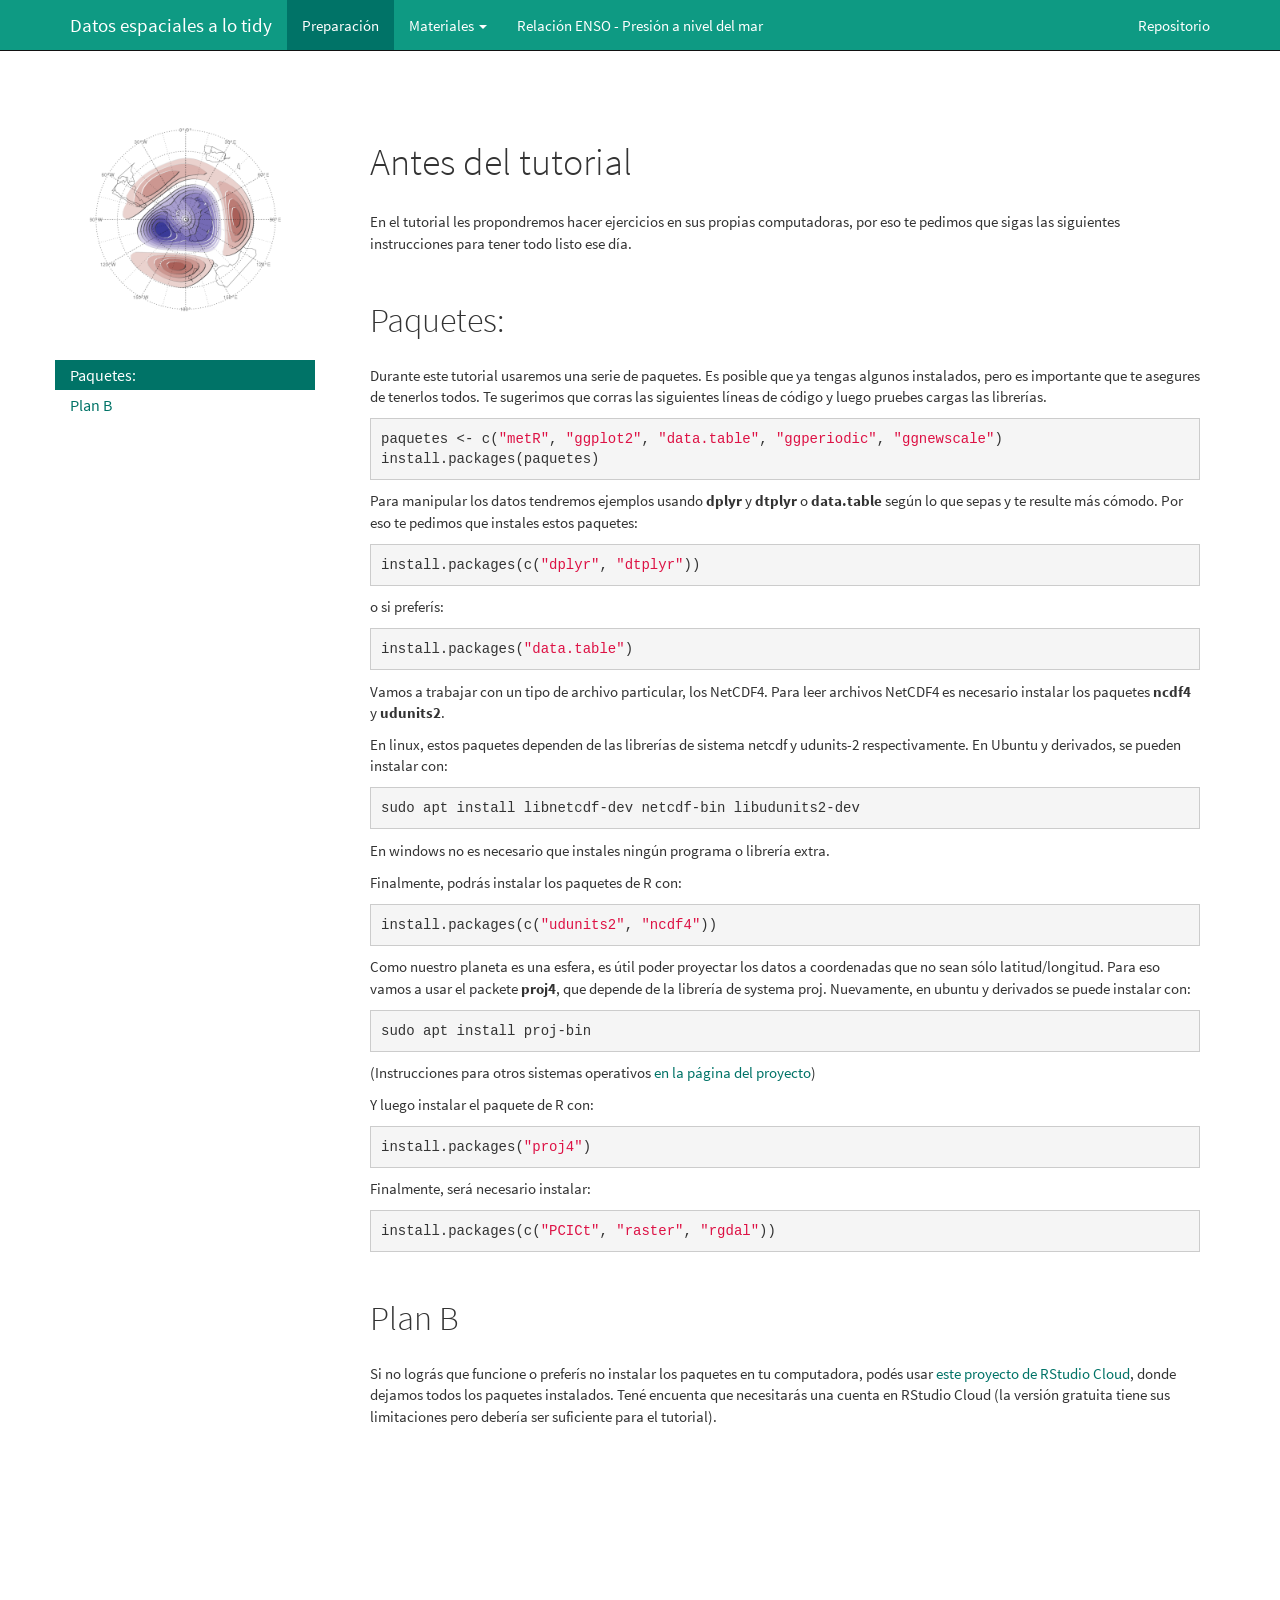
<file: docs/preparacion.html>
<!DOCTYPE html>

<html>

<head>

<meta charset="utf-8" />
<meta name="generator" content="pandoc" />
<meta http-equiv="X-UA-Compatible" content="IE=EDGE" />




<title>Antes del tutorial</title>

<script src="site_libs/header-attrs-2.14/header-attrs.js"></script>
<script src="site_libs/jquery-3.6.0/jquery-3.6.0.min.js"></script>
<meta name="viewport" content="width=device-width, initial-scale=1" />
<link href="site_libs/bootstrap-3.3.5/css/cosmo.min.css" rel="stylesheet" />
<script src="site_libs/bootstrap-3.3.5/js/bootstrap.min.js"></script>
<script src="site_libs/bootstrap-3.3.5/shim/html5shiv.min.js"></script>
<script src="site_libs/bootstrap-3.3.5/shim/respond.min.js"></script>
<style>h1 {font-size: 34px;}
       h1.title {font-size: 38px;}
       h2 {font-size: 30px;}
       h3 {font-size: 24px;}
       h4 {font-size: 18px;}
       h5 {font-size: 16px;}
       h6 {font-size: 12px;}
       code {color: inherit; background-color: rgba(0, 0, 0, 0.04);}
       pre:not([class]) { background-color: white }</style>
<script src="site_libs/jqueryui-1.11.4/jquery-ui.min.js"></script>
<link href="site_libs/tocify-1.9.1/jquery.tocify.css" rel="stylesheet" />
<script src="site_libs/tocify-1.9.1/jquery.tocify.js"></script>
<script src="site_libs/navigation-1.1/tabsets.js"></script>
<link href="site_libs/highlightjs-9.12.0/default.css" rel="stylesheet" />
<script src="site_libs/highlightjs-9.12.0/highlight.js"></script>

<style type="text/css">
  code{white-space: pre-wrap;}
  span.smallcaps{font-variant: small-caps;}
  span.underline{text-decoration: underline;}
  div.column{display: inline-block; vertical-align: top; width: 50%;}
  div.hanging-indent{margin-left: 1.5em; text-indent: -1.5em;}
  ul.task-list{list-style: none;}
    </style>

<style type="text/css">code{white-space: pre;}</style>
<script type="text/javascript">
if (window.hljs) {
  hljs.configure({languages: []});
  hljs.initHighlightingOnLoad();
  if (document.readyState && document.readyState === "complete") {
    window.setTimeout(function() { hljs.initHighlighting(); }, 0);
  }
}
</script>






<link rel="stylesheet" href="style.css" type="text/css" />



<style type = "text/css">
.main-container {
  max-width: 940px;
  margin-left: auto;
  margin-right: auto;
}
img {
  max-width:100%;
}
.tabbed-pane {
  padding-top: 12px;
}
.html-widget {
  margin-bottom: 20px;
}
button.code-folding-btn:focus {
  outline: none;
}
summary {
  display: list-item;
}
details > summary > p:only-child {
  display: inline;
}
pre code {
  padding: 0;
}
</style>


<style type="text/css">
.dropdown-submenu {
  position: relative;
}
.dropdown-submenu>.dropdown-menu {
  top: 0;
  left: 100%;
  margin-top: -6px;
  margin-left: -1px;
  border-radius: 0 6px 6px 6px;
}
.dropdown-submenu:hover>.dropdown-menu {
  display: block;
}
.dropdown-submenu>a:after {
  display: block;
  content: " ";
  float: right;
  width: 0;
  height: 0;
  border-color: transparent;
  border-style: solid;
  border-width: 5px 0 5px 5px;
  border-left-color: #cccccc;
  margin-top: 5px;
  margin-right: -10px;
}
.dropdown-submenu:hover>a:after {
  border-left-color: #adb5bd;
}
.dropdown-submenu.pull-left {
  float: none;
}
.dropdown-submenu.pull-left>.dropdown-menu {
  left: -100%;
  margin-left: 10px;
  border-radius: 6px 0 6px 6px;
}
</style>

<script type="text/javascript">
// manage active state of menu based on current page
$(document).ready(function () {
  // active menu anchor
  href = window.location.pathname
  href = href.substr(href.lastIndexOf('/') + 1)
  if (href === "")
    href = "index.html";
  var menuAnchor = $('a[href="' + href + '"]');

  // mark it active
  menuAnchor.tab('show');

  // if it's got a parent navbar menu mark it active as well
  menuAnchor.closest('li.dropdown').addClass('active');

  // Navbar adjustments
  var navHeight = $(".navbar").first().height() + 15;
  var style = document.createElement('style');
  var pt = "padding-top: " + navHeight + "px; ";
  var mt = "margin-top: -" + navHeight + "px; ";
  var css = "";
  // offset scroll position for anchor links (for fixed navbar)
  for (var i = 1; i <= 6; i++) {
    css += ".section h" + i + "{ " + pt + mt + "}\n";
  }
  style.innerHTML = "body {" + pt + "padding-bottom: 40px; }\n" + css;
  document.head.appendChild(style);
});
</script>

<!-- tabsets -->

<style type="text/css">
.tabset-dropdown > .nav-tabs {
  display: inline-table;
  max-height: 500px;
  min-height: 44px;
  overflow-y: auto;
  border: 1px solid #ddd;
  border-radius: 4px;
}

.tabset-dropdown > .nav-tabs > li.active:before {
  content: "";
  font-family: 'Glyphicons Halflings';
  display: inline-block;
  padding: 10px;
  border-right: 1px solid #ddd;
}

.tabset-dropdown > .nav-tabs.nav-tabs-open > li.active:before {
  content: "&#xe258;";
  border: none;
}

.tabset-dropdown > .nav-tabs.nav-tabs-open:before {
  content: "";
  font-family: 'Glyphicons Halflings';
  display: inline-block;
  padding: 10px;
  border-right: 1px solid #ddd;
}

.tabset-dropdown > .nav-tabs > li.active {
  display: block;
}

.tabset-dropdown > .nav-tabs > li > a,
.tabset-dropdown > .nav-tabs > li > a:focus,
.tabset-dropdown > .nav-tabs > li > a:hover {
  border: none;
  display: inline-block;
  border-radius: 4px;
  background-color: transparent;
}

.tabset-dropdown > .nav-tabs.nav-tabs-open > li {
  display: block;
  float: none;
}

.tabset-dropdown > .nav-tabs > li {
  display: none;
}
</style>

<!-- code folding -->



<style type="text/css">

#TOC {
  margin: 25px 0px 20px 0px;
}
@media (max-width: 768px) {
#TOC {
  position: relative;
  width: 100%;
}
}

@media print {
.toc-content {
  /* see https://github.com/w3c/csswg-drafts/issues/4434 */
  float: right;
}
}

.toc-content {
  padding-left: 30px;
  padding-right: 40px;
}

div.main-container {
  max-width: 1200px;
}

div.tocify {
  width: 20%;
  max-width: 260px;
  max-height: 85%;
}

@media (min-width: 768px) and (max-width: 991px) {
  div.tocify {
    width: 25%;
  }
}

@media (max-width: 767px) {
  div.tocify {
    width: 100%;
    max-width: none;
  }
}

.tocify ul, .tocify li {
  line-height: 20px;
}

.tocify-subheader .tocify-item {
  font-size: 0.90em;
}

.tocify .list-group-item {
  border-radius: 0px;
}


</style>



</head>

<body>


<div class="container-fluid main-container">


<!-- setup 3col/9col grid for toc_float and main content  -->
<div class="row">
<div class="col-xs-12 col-sm-4 col-md-3">
<div id="TOC" class="tocify">
</div>
</div>

<div class="toc-content col-xs-12 col-sm-8 col-md-9">




<div class="navbar navbar-default  navbar-fixed-top" role="navigation">
  <div class="container">
    <div class="navbar-header">
      <button type="button" class="navbar-toggle collapsed" data-toggle="collapse" data-bs-toggle="collapse" data-target="#navbar" data-bs-target="#navbar">
        <span class="icon-bar"></span>
        <span class="icon-bar"></span>
        <span class="icon-bar"></span>
      </button>
      <a class="navbar-brand" href="index.html">Datos espaciales a lo tidy</a>
    </div>
    <div id="navbar" class="navbar-collapse collapse">
      <ul class="nav navbar-nav">
        <li>
  <a href="preparacion.html">Preparación</a>
</li>
<li class="dropdown">
  <a href="#" class="dropdown-toggle" data-toggle="dropdown" role="button" data-bs-toggle="dropdown" aria-expanded="false">
    Materiales
     
    <span class="caret"></span>
  </a>
  <ul class="dropdown-menu" role="menu">
    <li>
      <a href="01_intro.html">Introducción</a>
    </li>
    <li>
      <a href="02_lectura.html">Lectura</a>
    </li>
    <li>
      <a href="03_graficado.html">Graficado</a>
    </li>
    <li>
      <a href="04_calculos.html">Cómputos</a>
    </li>
    <li>
      <a href="guia-practica.html">Guía práctica</a>
    </li>
  </ul>
</li>
<li>
  <a href="ejemplo.html">Relación ENSO - Presión a nivel del mar</a>
</li>
      </ul>
      <ul class="nav navbar-nav navbar-right">
        <li>
  <a href="https://github.com/eliocamp/espaciales-tidy-tutorial/">Repositorio</a>
</li>
      </ul>
    </div><!--/.nav-collapse -->
  </div><!--/.container -->
</div><!--/.navbar -->

<div id="header">



<h1 class="title toc-ignore">Antes del tutorial</h1>

</div>


<p>En el tutorial les propondremos hacer ejercicios en sus propias
computadoras, por eso te pedimos que sigas las siguientes instrucciones
para tener todo listo ese día.</p>
<div id="paquetes" class="section level1">
<h1>Paquetes:</h1>
<p>Durante este tutorial usaremos una serie de paquetes. Es posible que
ya tengas algunos instalados, pero es importante que te asegures de
tenerlos todos. Te sugerimos que corras las siguientes líneas de código
y luego pruebes cargas las librerías.</p>
<pre class="r"><code>paquetes &lt;- c(&quot;metR&quot;, &quot;ggplot2&quot;, &quot;data.table&quot;, &quot;ggperiodic&quot;, &quot;ggnewscale&quot;)
install.packages(paquetes)</code></pre>
<p>Para manipular los datos tendremos ejemplos usando
<strong>dplyr</strong> y <strong>dtplyr</strong> o
<strong>data.table</strong> según lo que sepas y te resulte más cómodo.
Por eso te pedimos que instales estos paquetes:</p>
<pre class="r"><code>install.packages(c(&quot;dplyr&quot;, &quot;dtplyr&quot;))</code></pre>
<p>o si preferís:</p>
<pre class="r"><code>install.packages(&quot;data.table&quot;)</code></pre>
<p>Vamos a trabajar con un tipo de archivo particular, los NetCDF4. Para
leer archivos NetCDF4 es necesario instalar los paquetes
<strong>ncdf4</strong> y <strong>udunits2</strong>.</p>
<p>En linux, estos paquetes dependen de las librerías de sistema netcdf
y udunits-2 respectivamente. En Ubuntu y derivados, se pueden instalar
con:</p>
<pre class="{·bash}"><code>sudo apt install libnetcdf-dev netcdf-bin libudunits2-dev</code></pre>
<p>En windows no es necesario que instales ningún programa o librería
extra.</p>
<p>Finalmente, podrás instalar los paquetes de R con:</p>
<pre class="r"><code>install.packages(c(&quot;udunits2&quot;, &quot;ncdf4&quot;))</code></pre>
<p>Como nuestro planeta es una esfera, es útil poder proyectar los datos
a coordenadas que no sean sólo latitud/longitud. Para eso vamos a usar
el packete <strong>proj4</strong>, que depende de la librería de systema
proj. Nuevamente, en ubuntu y derivados se puede instalar con:</p>
<pre class="{·bash}"><code>sudo apt install proj-bin</code></pre>
<p>(Instrucciones para otros sistemas operativos <a
href="https://proj.org/install.html">en la página del proyecto</a>)</p>
<p>Y luego instalar el paquete de R con:</p>
<pre class="r"><code>install.packages(&quot;proj4&quot;)</code></pre>
<p>Finalmente, será necesario instalar:</p>
<pre class="r"><code>install.packages(c(&quot;PCICt&quot;, &quot;raster&quot;, &quot;rgdal&quot;))</code></pre>
</div>
<div id="plan-b" class="section level1">
<h1>Plan B</h1>
<p>Si no lográs que funcione o preferís no instalar los paquetes en tu
computadora, podés usar <a
href="https://rstudio.cloud/project/4113200">este proyecto de RStudio
Cloud</a>, donde dejamos todos los paquetes instalados. Tené encuenta
que necesitarás una cuenta en RStudio Cloud (la versión gratuita tiene
sus limitaciones pero debería ser suficiente para el tutorial).</p>
</div>



</div>
</div>

</div>

<script>

// add bootstrap table styles to pandoc tables
function bootstrapStylePandocTables() {
  $('tr.odd').parent('tbody').parent('table').addClass('table table-condensed');
}
$(document).ready(function () {
  bootstrapStylePandocTables();
});


</script>

<!-- tabsets -->

<script>
$(document).ready(function () {
  window.buildTabsets("TOC");
});

$(document).ready(function () {
  $('.tabset-dropdown > .nav-tabs > li').click(function () {
    $(this).parent().toggleClass('nav-tabs-open');
  });
});
</script>

<!-- code folding -->

<script>
$(document).ready(function ()  {

    // temporarily add toc-ignore selector to headers for the consistency with Pandoc
    $('.unlisted.unnumbered').addClass('toc-ignore')

    // move toc-ignore selectors from section div to header
    $('div.section.toc-ignore')
        .removeClass('toc-ignore')
        .children('h1,h2,h3,h4,h5').addClass('toc-ignore');

    // establish options
    var options = {
      selectors: "h1,h2,h3",
      theme: "bootstrap3",
      context: '.toc-content',
      hashGenerator: function (text) {
        return text.replace(/[.\\/?&!#<>]/g, '').replace(/\s/g, '_');
      },
      ignoreSelector: ".toc-ignore",
      scrollTo: 0
    };
    options.showAndHide = true;
    options.smoothScroll = true;

    // tocify
    var toc = $("#TOC").tocify(options).data("toc-tocify");
});
</script>

<!-- dynamically load mathjax for compatibility with self-contained -->
<script>
  (function () {
    var script = document.createElement("script");
    script.type = "text/javascript";
    script.src  = "https://mathjax.rstudio.com/latest/MathJax.js?config=TeX-AMS-MML_HTMLorMML";
    document.getElementsByTagName("head")[0].appendChild(script);
  })();
</script>

</body>
</html>
</file>
<file: docs/site_libs/highlightjs-9.12.0/default.css>
.hljs-literal {
  color: #990073;
}

.hljs-number {
  color: #099;
}

.hljs-comment {
  color: #998;
  font-style: italic;
}

.hljs-keyword {
  color: #900;
  font-weight: bold;
}

.hljs-string {
  color: #d14;
}
</file>
<file: docs/style.css>
/*----------------NAVBAR ---------------*/
.navbar-default {
    background-color: #0e9a83;
}

.navbar-default .navbar-nav>.open>a, 
.navbar-default .navbar-nav>.active>a, 
a.dropdown-toggle:hover {
  background-color: #007367 !important;
}

/* Dropdown menu color */
.navbar-default .dropdown-menu {
  background-color: #007367;
}

/* Dropdown menu hover color */
  .navbar-default .dropdown-menu>li>a:hover {
    background-color: #007367f2;
  }

/* Navbar Links when hovered*/
.navbar-default .dropdown-menu>.active>a
.navbar-default .navbar-nav>.active>a:hover, 
.navbar-default .navbar-nav:hover, 
.navbar-default .navbar-nav>li>a:hover, 
a.navbar-brand:hover {
  color: #ffffffab !important;
  background-color: #007367;
}

/*----------LOGO above TOC---------*/

#TOC::before {
  content: "";
  display: block;
  height: 200px;
  margin: 2em 20px 40px 20px;
  background-image: url("img/logo-sam.png");
  background-size: contain;
  background-position: center center;
  background-repeat: no-repeat;
}
/*
#TOC::after {
  content: "Materiales del tutorial Datos espaciales a lo tidy para useR!2021";
  font-size: 13px;
  display: block;
  height: 100px;
  margin: 2em 20px 40px 20px;
}
*/
.tocify {
/*  
  position: -webkit-sticky;
  position: sticky; 
  top: 60px; 
*/

  width: 100% !important;
  border: none;
}

   /* TOC links */

.list-group-item {
    color: #007367;
    font-size: 16px;
}

.list-group-item.active {
    color: white;
    background-color: #007367;
    border: none;
}

.list-group-item:hover, 
.list-group-item.active:hover {
    color: #131b23;
    background-color: #d3d3d3;
}

/* links */
a { 
  color: #007367;
}

a:hover {
 color: #181818; /* darker color when hovering */
}

/*----------------ADDING WHITE SPACE-------------*/

.title {
  margin-top: 2em !important;
  margin-bottom: 0.75em;
}

.section h1,
.section h2, 
.section h3, 
.section h4, 
.section h5 { 
  padding-top: 3em !important; /*adding so much padding because theme adds a margin-top: -65px by default */
  margin-bottom: 0.75em;
}

.center {
  display: block;
  margin-left: auto;
  margin-right: auto;
  width: 50%;
}


.alert-info {
    background-color: #0e9a83;
    border-color: #007367;
    color: #ffffff;
    font-weight: 900;
}
</file>
<file: docs/site_libs/bootstrap-3.3.5/css/cosmo.min.css>
@font-face {
  font-family: 'Source Sans Pro';
  font-style: normal;
  font-weight: 300;
  src: url(fonts/SourceSansProLight.ttf) format('truetype');
}
@font-face {
  font-family: 'Source Sans Pro';
  font-style: normal;
  font-weight: 400;
  src: url(fonts/SourceSansPro.ttf) format('truetype');
}
@font-face {
  font-family: 'Source Sans Pro';
  font-style: normal;
  font-weight: 700;
  src: url(fonts/SourceSansProBold.ttf) format('truetype');
}

/*!
 * bootswatch v3.3.6
 * Homepage: http://bootswatch.com
 * Copyright 2012-2015 Thomas Park
 * Licensed under MIT
 * Based on Bootstrap
*//*!
 * Bootstrap v3.3.6 (http://getbootstrap.com)
 * Copyright 2011-2015 Twitter, Inc.
 * Licensed under MIT (https://github.com/twbs/bootstrap/blob/master/LICENSE)
 *//*! normalize.css v3.0.3 | MIT License | github.com/necolas/normalize.css */html{font-family:sans-serif;-ms-text-size-adjust:100%;-webkit-text-size-adjust:100%}body{margin:0}article,aside,details,figcaption,figure,footer,header,hgroup,main,menu,nav,section,summary{display:block}audio,canvas,progress,video{display:inline-block;vertical-align:baseline}audio:not([controls]){display:none;height:0}[hidden],template{display:none}a{background-color:transparent}a:active,a:hover{outline:0}abbr[title]{border-bottom:1px dotted}b,strong{font-weight:bold}dfn{font-style:italic}h1{font-size:2em;margin:0.67em 0}mark{background:#ff0;color:#000}small{font-size:80%}sub,sup{font-size:75%;line-height:0;position:relative;vertical-align:baseline}sup{top:-0.5em}sub{bottom:-0.25em}img{border:0}svg:not(:root){overflow:hidden}figure{margin:1em 40px}hr{-webkit-box-sizing:content-box;-moz-box-sizing:content-box;box-sizing:content-box;height:0}pre{overflow:auto}code,kbd,pre,samp{font-family:monospace, monospace;font-size:1em}button,input,optgroup,select,textarea{color:inherit;font:inherit;margin:0}button{overflow:visible}button,select{text-transform:none}button,html input[type="button"],input[type="reset"],input[type="submit"]{-webkit-appearance:button;cursor:pointer}button[disabled],html input[disabled]{cursor:default}button::-moz-focus-inner,input::-moz-focus-inner{border:0;padding:0}input{line-height:normal}input[type="checkbox"],input[type="radio"]{-webkit-box-sizing:border-box;-moz-box-sizing:border-box;box-sizing:border-box;padding:0}input[type="number"]::-webkit-inner-spin-button,input[type="number"]::-webkit-outer-spin-button{height:auto}input[type="search"]{-webkit-appearance:textfield;-webkit-box-sizing:content-box;-moz-box-sizing:content-box;box-sizing:content-box}input[type="search"]::-webkit-search-cancel-button,input[type="search"]::-webkit-search-decoration{-webkit-appearance:none}fieldset{border:1px solid #c0c0c0;margin:0 2px;padding:0.35em 0.625em 0.75em}legend{border:0;padding:0}textarea{overflow:auto}optgroup{font-weight:bold}table{border-collapse:collapse;border-spacing:0}td,th{padding:0}/*! Source: https://github.com/h5bp/html5-boilerplate/blob/master/src/css/main.css */@media print{*,*:before,*:after{background:transparent !important;color:#000 !important;-webkit-box-shadow:none !important;box-shadow:none !important;text-shadow:none !important}a,a:visited{text-decoration:underline}a[href]:after{content:" (" attr(href) ")"}abbr[title]:after{content:" (" attr(title) ")"}a[href^="#"]:after,a[href^="javascript:"]:after{content:""}pre,blockquote{border:1px solid #999;page-break-inside:avoid}thead{display:table-header-group}tr,img{page-break-inside:avoid}img{max-width:100% !important}p,h2,h3{orphans:3;widows:3}h2,h3{page-break-after:avoid}.navbar{display:none}.btn>.caret,.dropup>.btn>.caret{border-top-color:#000 !important}.label{border:1px solid #000}.table{border-collapse:collapse !important}.table td,.table th{background-color:#fff !important}.table-bordered th,.table-bordered td{border:1px solid #ddd !important}}@font-face{font-family:'Glyphicons Halflings';src:url('../fonts/glyphicons-halflings-regular.eot');src:url('../fonts/glyphicons-halflings-regular.eot?#iefix') format('embedded-opentype'),url('../fonts/glyphicons-halflings-regular.woff') format('woff'),url('../fonts/glyphicons-halflings-regular.ttf') format('truetype'),url('../fonts/glyphicons-halflings-regular.svg#glyphicons_halflingsregular') format('svg')}.glyphicon{position:relative;top:1px;display:inline-block;font-family:'Glyphicons Halflings';font-style:normal;font-weight:normal;line-height:1;-webkit-font-smoothing:antialiased;-moz-osx-font-smoothing:grayscale}.glyphicon-asterisk:before{content:"\002a"}.glyphicon-plus:before{content:"\002b"}.glyphicon-euro:before,.glyphicon-eur:before{content:"\20ac"}.glyphicon-minus:before{content:"\2212"}.glyphicon-cloud:before{content:"\2601"}.glyphicon-envelope:before{content:"\2709"}.glyphicon-pencil:before{content:"\270f"}.glyphicon-glass:before{content:"\e001"}.glyphicon-music:before{content:"\e002"}.glyphicon-search:before{content:"\e003"}.glyphicon-heart:before{content:"\e005"}.glyphicon-star:before{content:"\e006"}.glyphicon-star-empty:before{content:"\e007"}.glyphicon-user:before{content:"\e008"}.glyphicon-film:before{content:"\e009"}.glyphicon-th-large:before{content:"\e010"}.glyphicon-th:before{content:"\e011"}.glyphicon-th-list:before{content:"\e012"}.glyphicon-ok:before{content:"\e013"}.glyphicon-remove:before{content:"\e014"}.glyphicon-zoom-in:before{content:"\e015"}.glyphicon-zoom-out:before{content:"\e016"}.glyphicon-off:before{content:"\e017"}.glyphicon-signal:before{content:"\e018"}.glyphicon-cog:before{content:"\e019"}.glyphicon-trash:before{content:"\e020"}.glyphicon-home:before{content:"\e021"}.glyphicon-file:before{content:"\e022"}.glyphicon-time:before{content:"\e023"}.glyphicon-road:before{content:"\e024"}.glyphicon-download-alt:before{content:"\e025"}.glyphicon-download:before{content:"\e026"}.glyphicon-upload:before{content:"\e027"}.glyphicon-inbox:before{content:"\e028"}.glyphicon-play-circle:before{content:"\e029"}.glyphicon-repeat:before{content:"\e030"}.glyphicon-refresh:before{content:"\e031"}.glyphicon-list-alt:before{content:"\e032"}.glyphicon-lock:before{content:"\e033"}.glyphicon-flag:before{content:"\e034"}.glyphicon-headphones:before{content:"\e035"}.glyphicon-volume-off:before{content:"\e036"}.glyphicon-volume-down:before{content:"\e037"}.glyphicon-volume-up:before{content:"\e038"}.glyphicon-qrcode:before{content:"\e039"}.glyphicon-barcode:before{content:"\e040"}.glyphicon-tag:before{content:"\e041"}.glyphicon-tags:before{content:"\e042"}.glyphicon-book:before{content:"\e043"}.glyphicon-bookmark:before{content:"\e044"}.glyphicon-print:before{content:"\e045"}.glyphicon-camera:before{content:"\e046"}.glyphicon-font:before{content:"\e047"}.glyphicon-bold:before{content:"\e048"}.glyphicon-italic:before{content:"\e049"}.glyphicon-text-height:before{content:"\e050"}.glyphicon-text-width:before{content:"\e051"}.glyphicon-align-left:before{content:"\e052"}.glyphicon-align-center:before{content:"\e053"}.glyphicon-align-right:before{content:"\e054"}.glyphicon-align-justify:before{content:"\e055"}.glyphicon-list:before{content:"\e056"}.glyphicon-indent-left:before{content:"\e057"}.glyphicon-indent-right:before{content:"\e058"}.glyphicon-facetime-video:before{content:"\e059"}.glyphicon-picture:before{content:"\e060"}.glyphicon-map-marker:before{content:"\e062"}.glyphicon-adjust:before{content:"\e063"}.glyphicon-tint:before{content:"\e064"}.glyphicon-edit:before{content:"\e065"}.glyphicon-share:before{content:"\e066"}.glyphicon-check:before{content:"\e067"}.glyphicon-move:before{content:"\e068"}.glyphicon-step-backward:before{content:"\e069"}.glyphicon-fast-backward:before{content:"\e070"}.glyphicon-backward:before{content:"\e071"}.glyphicon-play:before{content:"\e072"}.glyphicon-pause:before{content:"\e073"}.glyphicon-stop:before{content:"\e074"}.glyphicon-forward:before{content:"\e075"}.glyphicon-fast-forward:before{content:"\e076"}.glyphicon-step-forward:before{content:"\e077"}.glyphicon-eject:before{content:"\e078"}.glyphicon-chevron-left:before{content:"\e079"}.glyphicon-chevron-right:before{content:"\e080"}.glyphicon-plus-sign:before{content:"\e081"}.glyphicon-minus-sign:before{content:"\e082"}.glyphicon-remove-sign:before{content:"\e083"}.glyphicon-ok-sign:before{content:"\e084"}.glyphicon-question-sign:before{content:"\e085"}.glyphicon-info-sign:before{content:"\e086"}.glyphicon-screenshot:before{content:"\e087"}.glyphicon-remove-circle:before{content:"\e088"}.glyphicon-ok-circle:before{content:"\e089"}.glyphicon-ban-circle:before{content:"\e090"}.glyphicon-arrow-left:before{content:"\e091"}.glyphicon-arrow-right:before{content:"\e092"}.glyphicon-arrow-up:before{content:"\e093"}.glyphicon-arrow-down:before{content:"\e094"}.glyphicon-share-alt:before{content:"\e095"}.glyphicon-resize-full:before{content:"\e096"}.glyphicon-resize-small:before{content:"\e097"}.glyphicon-exclamation-sign:before{content:"\e101"}.glyphicon-gift:before{content:"\e102"}.glyphicon-leaf:before{content:"\e103"}.glyphicon-fire:before{content:"\e104"}.glyphicon-eye-open:before{content:"\e105"}.glyphicon-eye-close:before{content:"\e106"}.glyphicon-warning-sign:before{content:"\e107"}.glyphicon-plane:before{content:"\e108"}.glyphicon-calendar:before{content:"\e109"}.glyphicon-random:before{content:"\e110"}.glyphicon-comment:before{content:"\e111"}.glyphicon-magnet:before{content:"\e112"}.glyphicon-chevron-up:before{content:"\e113"}.glyphicon-chevron-down:before{content:"\e114"}.glyphicon-retweet:before{content:"\e115"}.glyphicon-shopping-cart:before{content:"\e116"}.glyphicon-folder-close:before{content:"\e117"}.glyphicon-folder-open:before{content:"\e118"}.glyphicon-resize-vertical:before{content:"\e119"}.glyphicon-resize-horizontal:before{content:"\e120"}.glyphicon-hdd:before{content:"\e121"}.glyphicon-bullhorn:before{content:"\e122"}.glyphicon-bell:before{content:"\e123"}.glyphicon-certificate:before{content:"\e124"}.glyphicon-thumbs-up:before{content:"\e125"}.glyphicon-thumbs-down:before{content:"\e126"}.glyphicon-hand-right:before{content:"\e127"}.glyphicon-hand-left:before{content:"\e128"}.glyphicon-hand-up:before{content:"\e129"}.glyphicon-hand-down:before{content:"\e130"}.glyphicon-circle-arrow-right:before{content:"\e131"}.glyphicon-circle-arrow-left:before{content:"\e132"}.glyphicon-circle-arrow-up:before{content:"\e133"}.glyphicon-circle-arrow-down:before{content:"\e134"}.glyphicon-globe:before{content:"\e135"}.glyphicon-wrench:before{content:"\e136"}.glyphicon-tasks:before{content:"\e137"}.glyphicon-filter:before{content:"\e138"}.glyphicon-briefcase:before{content:"\e139"}.glyphicon-fullscreen:before{content:"\e140"}.glyphicon-dashboard:before{content:"\e141"}.glyphicon-paperclip:before{content:"\e142"}.glyphicon-heart-empty:before{content:"\e143"}.glyphicon-link:before{content:"\e144"}.glyphicon-phone:before{content:"\e145"}.glyphicon-pushpin:before{content:"\e146"}.glyphicon-usd:before{content:"\e148"}.glyphicon-gbp:before{content:"\e149"}.glyphicon-sort:before{content:"\e150"}.glyphicon-sort-by-alphabet:before{content:"\e151"}.glyphicon-sort-by-alphabet-alt:before{content:"\e152"}.glyphicon-sort-by-order:before{content:"\e153"}.glyphicon-sort-by-order-alt:before{content:"\e154"}.glyphicon-sort-by-attributes:before{content:"\e155"}.glyphicon-sort-by-attributes-alt:before{content:"\e156"}.glyphicon-unchecked:before{content:"\e157"}.glyphicon-expand:before{content:"\e158"}.glyphicon-collapse-down:before{content:"\e159"}.glyphicon-collapse-up:before{content:"\e160"}.glyphicon-log-in:before{content:"\e161"}.glyphicon-flash:before{content:"\e162"}.glyphicon-log-out:before{content:"\e163"}.glyphicon-new-window:before{content:"\e164"}.glyphicon-record:before{content:"\e165"}.glyphicon-save:before{content:"\e166"}.glyphicon-open:before{content:"\e167"}.glyphicon-saved:before{content:"\e168"}.glyphicon-import:before{content:"\e169"}.glyphicon-export:before{content:"\e170"}.glyphicon-send:before{content:"\e171"}.glyphicon-floppy-disk:before{content:"\e172"}.glyphicon-floppy-saved:before{content:"\e173"}.glyphicon-floppy-remove:before{content:"\e174"}.glyphicon-floppy-save:before{content:"\e175"}.glyphicon-floppy-open:before{content:"\e176"}.glyphicon-credit-card:before{content:"\e177"}.glyphicon-transfer:before{content:"\e178"}.glyphicon-cutlery:before{content:"\e179"}.glyphicon-header:before{content:"\e180"}.glyphicon-compressed:before{content:"\e181"}.glyphicon-earphone:before{content:"\e182"}.glyphicon-phone-alt:before{content:"\e183"}.glyphicon-tower:before{content:"\e184"}.glyphicon-stats:before{content:"\e185"}.glyphicon-sd-video:before{content:"\e186"}.glyphicon-hd-video:before{content:"\e187"}.glyphicon-subtitles:before{content:"\e188"}.glyphicon-sound-stereo:before{content:"\e189"}.glyphicon-sound-dolby:before{content:"\e190"}.glyphicon-sound-5-1:before{content:"\e191"}.glyphicon-sound-6-1:before{content:"\e192"}.glyphicon-sound-7-1:before{content:"\e193"}.glyphicon-copyright-mark:before{content:"\e194"}.glyphicon-registration-mark:before{content:"\e195"}.glyphicon-cloud-download:before{content:"\e197"}.glyphicon-cloud-upload:before{content:"\e198"}.glyphicon-tree-conifer:before{content:"\e199"}.glyphicon-tree-deciduous:before{content:"\e200"}.glyphicon-cd:before{content:"\e201"}.glyphicon-save-file:before{content:"\e202"}.glyphicon-open-file:before{content:"\e203"}.glyphicon-level-up:before{content:"\e204"}.glyphicon-copy:before{content:"\e205"}.glyphicon-paste:before{content:"\e206"}.glyphicon-alert:before{content:"\e209"}.glyphicon-equalizer:before{content:"\e210"}.glyphicon-king:before{content:"\e211"}.glyphicon-queen:before{content:"\e212"}.glyphicon-pawn:before{content:"\e213"}.glyphicon-bishop:before{content:"\e214"}.glyphicon-knight:before{content:"\e215"}.glyphicon-baby-formula:before{content:"\e216"}.glyphicon-tent:before{content:"\26fa"}.glyphicon-blackboard:before{content:"\e218"}.glyphicon-bed:before{content:"\e219"}.glyphicon-apple:before{content:"\f8ff"}.glyphicon-erase:before{content:"\e221"}.glyphicon-hourglass:before{content:"\231b"}.glyphicon-lamp:before{content:"\e223"}.glyphicon-duplicate:before{content:"\e224"}.glyphicon-piggy-bank:before{content:"\e225"}.glyphicon-scissors:before{content:"\e226"}.glyphicon-bitcoin:before{content:"\e227"}.glyphicon-btc:before{content:"\e227"}.glyphicon-xbt:before{content:"\e227"}.glyphicon-yen:before{content:"\00a5"}.glyphicon-jpy:before{content:"\00a5"}.glyphicon-ruble:before{content:"\20bd"}.glyphicon-rub:before{content:"\20bd"}.glyphicon-scale:before{content:"\e230"}.glyphicon-ice-lolly:before{content:"\e231"}.glyphicon-ice-lolly-tasted:before{content:"\e232"}.glyphicon-education:before{content:"\e233"}.glyphicon-option-horizontal:before{content:"\e234"}.glyphicon-option-vertical:before{content:"\e235"}.glyphicon-menu-hamburger:before{content:"\e236"}.glyphicon-modal-window:before{content:"\e237"}.glyphicon-oil:before{content:"\e238"}.glyphicon-grain:before{content:"\e239"}.glyphicon-sunglasses:before{content:"\e240"}.glyphicon-text-size:before{content:"\e241"}.glyphicon-text-color:before{content:"\e242"}.glyphicon-text-background:before{content:"\e243"}.glyphicon-object-align-top:before{content:"\e244"}.glyphicon-object-align-bottom:before{content:"\e245"}.glyphicon-object-align-horizontal:before{content:"\e246"}.glyphicon-object-align-left:before{content:"\e247"}.glyphicon-object-align-vertical:before{content:"\e248"}.glyphicon-object-align-right:before{content:"\e249"}.glyphicon-triangle-right:before{content:"\e250"}.glyphicon-triangle-left:before{content:"\e251"}.glyphicon-triangle-bottom:before{content:"\e252"}.glyphicon-triangle-top:before{content:"\e253"}.glyphicon-console:before{content:"\e254"}.glyphicon-superscript:before{content:"\e255"}.glyphicon-subscript:before{content:"\e256"}.glyphicon-menu-left:before{content:"\e257"}.glyphicon-menu-right:before{content:"\e258"}.glyphicon-menu-down:before{content:"\e259"}.glyphicon-menu-up:before{content:"\e260"}*{-webkit-box-sizing:border-box;-moz-box-sizing:border-box;box-sizing:border-box}*:before,*:after{-webkit-box-sizing:border-box;-moz-box-sizing:border-box;box-sizing:border-box}html{font-size:10px;-webkit-tap-highlight-color:rgba(0,0,0,0)}body{font-family:"Source Sans Pro",Calibri,Candara,Arial,sans-serif;font-size:15px;line-height:1.42857143;color:#333333;background-color:#ffffff}input,button,select,textarea{font-family:inherit;font-size:inherit;line-height:inherit}a{color:#2780e3;text-decoration:none}a:hover,a:focus{color:#165ba8;text-decoration:underline}a:focus{outline:thin dotted;outline:5px auto -webkit-focus-ring-color;outline-offset:-2px}figure{margin:0}img{vertical-align:middle}.img-responsive,.thumbnail>img,.thumbnail a>img,.carousel-inner>.item>img,.carousel-inner>.item>a>img{display:block;max-width:100%;height:auto}.img-rounded{border-radius:0}.img-thumbnail{padding:4px;line-height:1.42857143;background-color:#ffffff;border:1px solid #dddddd;border-radius:0;-webkit-transition:all .2s ease-in-out;-o-transition:all .2s ease-in-out;transition:all .2s ease-in-out;display:inline-block;max-width:100%;height:auto}.img-circle{border-radius:50%}hr{margin-top:21px;margin-bottom:21px;border:0;border-top:1px solid #e6e6e6}.sr-only{position:absolute;width:1px;height:1px;margin:-1px;padding:0;overflow:hidden;clip:rect(0, 0, 0, 0);border:0}.sr-only-focusable:active,.sr-only-focusable:focus{position:static;width:auto;height:auto;margin:0;overflow:visible;clip:auto}[role="button"]{cursor:pointer}h1,h2,h3,h4,h5,h6,.h1,.h2,.h3,.h4,.h5,.h6{font-family:"Source Sans Pro",Calibri,Candara,Arial,sans-serif;font-weight:300;line-height:1.1;color:inherit}h1 small,h2 small,h3 small,h4 small,h5 small,h6 small,.h1 small,.h2 small,.h3 small,.h4 small,.h5 small,.h6 small,h1 .small,h2 .small,h3 .small,h4 .small,h5 .small,h6 .small,.h1 .small,.h2 .small,.h3 .small,.h4 .small,.h5 .small,.h6 .small{font-weight:normal;line-height:1;color:#999999}h1,.h1,h2,.h2,h3,.h3{margin-top:21px;margin-bottom:10.5px}h1 small,.h1 small,h2 small,.h2 small,h3 small,.h3 small,h1 .small,.h1 .small,h2 .small,.h2 .small,h3 .small,.h3 .small{font-size:65%}h4,.h4,h5,.h5,h6,.h6{margin-top:10.5px;margin-bottom:10.5px}h4 small,.h4 small,h5 small,.h5 small,h6 small,.h6 small,h4 .small,.h4 .small,h5 .small,.h5 .small,h6 .small,.h6 .small{font-size:75%}h1,.h1{font-size:39px}h2,.h2{font-size:32px}h3,.h3{font-size:26px}h4,.h4{font-size:19px}h5,.h5{font-size:15px}h6,.h6{font-size:13px}p{margin:0 0 10.5px}.lead{margin-bottom:21px;font-size:17px;font-weight:300;line-height:1.4}@media (min-width:768px){.lead{font-size:22.5px}}small,.small{font-size:86%}mark,.mark{background-color:#ff7518;padding:.2em}.text-left{text-align:left}.text-right{text-align:right}.text-center{text-align:center}.text-justify{text-align:justify}.text-nowrap{white-space:nowrap}.text-lowercase{text-transform:lowercase}.text-uppercase{text-transform:uppercase}.text-capitalize{text-transform:capitalize}.text-muted{color:#999999}.text-primary{color:#2780e3}a.text-primary:hover,a.text-primary:focus{color:#1967be}.text-success{color:#ffffff}a.text-success:hover,a.text-success:focus{color:#e6e6e6}.text-info{color:#ffffff}a.text-info:hover,a.text-info:focus{color:#e6e6e6}.text-warning{color:#ffffff}a.text-warning:hover,a.text-warning:focus{color:#e6e6e6}.text-danger{color:#ffffff}a.text-danger:hover,a.text-danger:focus{color:#e6e6e6}.bg-primary{color:#fff;background-color:#2780e3}a.bg-primary:hover,a.bg-primary:focus{background-color:#1967be}.bg-success{background-color:#3fb618}a.bg-success:hover,a.bg-success:focus{background-color:#2f8912}.bg-info{background-color:#9954bb}a.bg-info:hover,a.bg-info:focus{background-color:#7e3f9d}.bg-warning{background-color:#ff7518}a.bg-warning:hover,a.bg-warning:focus{background-color:#e45c00}.bg-danger{background-color:#ff0039}a.bg-danger:hover,a.bg-danger:focus{background-color:#cc002e}.page-header{padding-bottom:9.5px;margin:42px 0 21px;border-bottom:1px solid #e6e6e6}ul,ol{margin-top:0;margin-bottom:10.5px}ul ul,ol ul,ul ol,ol ol{margin-bottom:0}.list-unstyled{padding-left:0;list-style:none}.list-inline{padding-left:0;list-style:none;margin-left:-5px}.list-inline>li{display:inline-block;padding-left:5px;padding-right:5px}dl{margin-top:0;margin-bottom:21px}dt,dd{line-height:1.42857143}dt{font-weight:bold}dd{margin-left:0}@media (min-width:768px){.dl-horizontal dt{float:left;width:160px;clear:left;text-align:right;overflow:hidden;text-overflow:ellipsis;white-space:nowrap}.dl-horizontal dd{margin-left:180px}}abbr[title],abbr[data-original-title]{cursor:help;border-bottom:1px dotted #999999}.initialism{font-size:90%;text-transform:uppercase}blockquote{padding:10.5px 21px;margin:0 0 21px;font-size:18.75px;border-left:5px solid #e6e6e6}blockquote p:last-child,blockquote ul:last-child,blockquote ol:last-child{margin-bottom:0}blockquote footer,blockquote small,blockquote .small{display:block;font-size:80%;line-height:1.42857143;color:#999999}blockquote footer:before,blockquote small:before,blockquote .small:before{content:'\2014 \00A0'}.blockquote-reverse,blockquote.pull-right{padding-right:15px;padding-left:0;border-right:5px solid #e6e6e6;border-left:0;text-align:right}.blockquote-reverse footer:before,blockquote.pull-right footer:before,.blockquote-reverse small:before,blockquote.pull-right small:before,.blockquote-reverse .small:before,blockquote.pull-right .small:before{content:''}.blockquote-reverse footer:after,blockquote.pull-right footer:after,.blockquote-reverse small:after,blockquote.pull-right small:after,.blockquote-reverse .small:after,blockquote.pull-right .small:after{content:'\00A0 \2014'}address{margin-bottom:21px;font-style:normal;line-height:1.42857143}code,kbd,pre,samp{font-family:monospace}code{padding:2px 4px;font-size:90%;color:#c7254e;background-color:#f9f2f4;border-radius:0}kbd{padding:2px 4px;font-size:90%;color:#ffffff;background-color:#333333;border-radius:0;-webkit-box-shadow:inset 0 -1px 0 rgba(0,0,0,0.25);box-shadow:inset 0 -1px 0 rgba(0,0,0,0.25)}kbd kbd{padding:0;font-size:100%;font-weight:bold;-webkit-box-shadow:none;box-shadow:none}pre{display:block;padding:10px;margin:0 0 10.5px;font-size:14px;line-height:1.42857143;word-break:break-all;word-wrap:break-word;color:#333333;background-color:#f5f5f5;border:1px solid #cccccc;border-radius:0}pre code{padding:0;font-size:inherit;color:inherit;white-space:pre-wrap;background-color:transparent;border-radius:0}.pre-scrollable{max-height:340px;overflow-y:scroll}.container{margin-right:auto;margin-left:auto;padding-left:15px;padding-right:15px}@media (min-width:768px){.container{width:750px}}@media (min-width:992px){.container{width:970px}}@media (min-width:1200px){.container{width:1170px}}.container-fluid{margin-right:auto;margin-left:auto;padding-left:15px;padding-right:15px}.row{margin-left:-15px;margin-right:-15px}.col-xs-1,.col-sm-1,.col-md-1,.col-lg-1,.col-xs-2,.col-sm-2,.col-md-2,.col-lg-2,.col-xs-3,.col-sm-3,.col-md-3,.col-lg-3,.col-xs-4,.col-sm-4,.col-md-4,.col-lg-4,.col-xs-5,.col-sm-5,.col-md-5,.col-lg-5,.col-xs-6,.col-sm-6,.col-md-6,.col-lg-6,.col-xs-7,.col-sm-7,.col-md-7,.col-lg-7,.col-xs-8,.col-sm-8,.col-md-8,.col-lg-8,.col-xs-9,.col-sm-9,.col-md-9,.col-lg-9,.col-xs-10,.col-sm-10,.col-md-10,.col-lg-10,.col-xs-11,.col-sm-11,.col-md-11,.col-lg-11,.col-xs-12,.col-sm-12,.col-md-12,.col-lg-12{position:relative;min-height:1px;padding-left:15px;padding-right:15px}.col-xs-1,.col-xs-2,.col-xs-3,.col-xs-4,.col-xs-5,.col-xs-6,.col-xs-7,.col-xs-8,.col-xs-9,.col-xs-10,.col-xs-11,.col-xs-12{float:left}.col-xs-12{width:100%}.col-xs-11{width:91.66666667%}.col-xs-10{width:83.33333333%}.col-xs-9{width:75%}.col-xs-8{width:66.66666667%}.col-xs-7{width:58.33333333%}.col-xs-6{width:50%}.col-xs-5{width:41.66666667%}.col-xs-4{width:33.33333333%}.col-xs-3{width:25%}.col-xs-2{width:16.66666667%}.col-xs-1{width:8.33333333%}.col-xs-pull-12{right:100%}.col-xs-pull-11{right:91.66666667%}.col-xs-pull-10{right:83.33333333%}.col-xs-pull-9{right:75%}.col-xs-pull-8{right:66.66666667%}.col-xs-pull-7{right:58.33333333%}.col-xs-pull-6{right:50%}.col-xs-pull-5{right:41.66666667%}.col-xs-pull-4{right:33.33333333%}.col-xs-pull-3{right:25%}.col-xs-pull-2{right:16.66666667%}.col-xs-pull-1{right:8.33333333%}.col-xs-pull-0{right:auto}.col-xs-push-12{left:100%}.col-xs-push-11{left:91.66666667%}.col-xs-push-10{left:83.33333333%}.col-xs-push-9{left:75%}.col-xs-push-8{left:66.66666667%}.col-xs-push-7{left:58.33333333%}.col-xs-push-6{left:50%}.col-xs-push-5{left:41.66666667%}.col-xs-push-4{left:33.33333333%}.col-xs-push-3{left:25%}.col-xs-push-2{left:16.66666667%}.col-xs-push-1{left:8.33333333%}.col-xs-push-0{left:auto}.col-xs-offset-12{margin-left:100%}.col-xs-offset-11{margin-left:91.66666667%}.col-xs-offset-10{margin-left:83.33333333%}.col-xs-offset-9{margin-left:75%}.col-xs-offset-8{margin-left:66.66666667%}.col-xs-offset-7{margin-left:58.33333333%}.col-xs-offset-6{margin-left:50%}.col-xs-offset-5{margin-left:41.66666667%}.col-xs-offset-4{margin-left:33.33333333%}.col-xs-offset-3{margin-left:25%}.col-xs-offset-2{margin-left:16.66666667%}.col-xs-offset-1{margin-left:8.33333333%}.col-xs-offset-0{margin-left:0%}@media (min-width:768px){.col-sm-1,.col-sm-2,.col-sm-3,.col-sm-4,.col-sm-5,.col-sm-6,.col-sm-7,.col-sm-8,.col-sm-9,.col-sm-10,.col-sm-11,.col-sm-12{float:left}.col-sm-12{width:100%}.col-sm-11{width:91.66666667%}.col-sm-10{width:83.33333333%}.col-sm-9{width:75%}.col-sm-8{width:66.66666667%}.col-sm-7{width:58.33333333%}.col-sm-6{width:50%}.col-sm-5{width:41.66666667%}.col-sm-4{width:33.33333333%}.col-sm-3{width:25%}.col-sm-2{width:16.66666667%}.col-sm-1{width:8.33333333%}.col-sm-pull-12{right:100%}.col-sm-pull-11{right:91.66666667%}.col-sm-pull-10{right:83.33333333%}.col-sm-pull-9{right:75%}.col-sm-pull-8{right:66.66666667%}.col-sm-pull-7{right:58.33333333%}.col-sm-pull-6{right:50%}.col-sm-pull-5{right:41.66666667%}.col-sm-pull-4{right:33.33333333%}.col-sm-pull-3{right:25%}.col-sm-pull-2{right:16.66666667%}.col-sm-pull-1{right:8.33333333%}.col-sm-pull-0{right:auto}.col-sm-push-12{left:100%}.col-sm-push-11{left:91.66666667%}.col-sm-push-10{left:83.33333333%}.col-sm-push-9{left:75%}.col-sm-push-8{left:66.66666667%}.col-sm-push-7{left:58.33333333%}.col-sm-push-6{left:50%}.col-sm-push-5{left:41.66666667%}.col-sm-push-4{left:33.33333333%}.col-sm-push-3{left:25%}.col-sm-push-2{left:16.66666667%}.col-sm-push-1{left:8.33333333%}.col-sm-push-0{left:auto}.col-sm-offset-12{margin-left:100%}.col-sm-offset-11{margin-left:91.66666667%}.col-sm-offset-10{margin-left:83.33333333%}.col-sm-offset-9{margin-left:75%}.col-sm-offset-8{margin-left:66.66666667%}.col-sm-offset-7{margin-left:58.33333333%}.col-sm-offset-6{margin-left:50%}.col-sm-offset-5{margin-left:41.66666667%}.col-sm-offset-4{margin-left:33.33333333%}.col-sm-offset-3{margin-left:25%}.col-sm-offset-2{margin-left:16.66666667%}.col-sm-offset-1{margin-left:8.33333333%}.col-sm-offset-0{margin-left:0%}}@media (min-width:992px){.col-md-1,.col-md-2,.col-md-3,.col-md-4,.col-md-5,.col-md-6,.col-md-7,.col-md-8,.col-md-9,.col-md-10,.col-md-11,.col-md-12{float:left}.col-md-12{width:100%}.col-md-11{width:91.66666667%}.col-md-10{width:83.33333333%}.col-md-9{width:75%}.col-md-8{width:66.66666667%}.col-md-7{width:58.33333333%}.col-md-6{width:50%}.col-md-5{width:41.66666667%}.col-md-4{width:33.33333333%}.col-md-3{width:25%}.col-md-2{width:16.66666667%}.col-md-1{width:8.33333333%}.col-md-pull-12{right:100%}.col-md-pull-11{right:91.66666667%}.col-md-pull-10{right:83.33333333%}.col-md-pull-9{right:75%}.col-md-pull-8{right:66.66666667%}.col-md-pull-7{right:58.33333333%}.col-md-pull-6{right:50%}.col-md-pull-5{right:41.66666667%}.col-md-pull-4{right:33.33333333%}.col-md-pull-3{right:25%}.col-md-pull-2{right:16.66666667%}.col-md-pull-1{right:8.33333333%}.col-md-pull-0{right:auto}.col-md-push-12{left:100%}.col-md-push-11{left:91.66666667%}.col-md-push-10{left:83.33333333%}.col-md-push-9{left:75%}.col-md-push-8{left:66.66666667%}.col-md-push-7{left:58.33333333%}.col-md-push-6{left:50%}.col-md-push-5{left:41.66666667%}.col-md-push-4{left:33.33333333%}.col-md-push-3{left:25%}.col-md-push-2{left:16.66666667%}.col-md-push-1{left:8.33333333%}.col-md-push-0{left:auto}.col-md-offset-12{margin-left:100%}.col-md-offset-11{margin-left:91.66666667%}.col-md-offset-10{margin-left:83.33333333%}.col-md-offset-9{margin-left:75%}.col-md-offset-8{margin-left:66.66666667%}.col-md-offset-7{margin-left:58.33333333%}.col-md-offset-6{margin-left:50%}.col-md-offset-5{margin-left:41.66666667%}.col-md-offset-4{margin-left:33.33333333%}.col-md-offset-3{margin-left:25%}.col-md-offset-2{margin-left:16.66666667%}.col-md-offset-1{margin-left:8.33333333%}.col-md-offset-0{margin-left:0%}}@media (min-width:1200px){.col-lg-1,.col-lg-2,.col-lg-3,.col-lg-4,.col-lg-5,.col-lg-6,.col-lg-7,.col-lg-8,.col-lg-9,.col-lg-10,.col-lg-11,.col-lg-12{float:left}.col-lg-12{width:100%}.col-lg-11{width:91.66666667%}.col-lg-10{width:83.33333333%}.col-lg-9{width:75%}.col-lg-8{width:66.66666667%}.col-lg-7{width:58.33333333%}.col-lg-6{width:50%}.col-lg-5{width:41.66666667%}.col-lg-4{width:33.33333333%}.col-lg-3{width:25%}.col-lg-2{width:16.66666667%}.col-lg-1{width:8.33333333%}.col-lg-pull-12{right:100%}.col-lg-pull-11{right:91.66666667%}.col-lg-pull-10{right:83.33333333%}.col-lg-pull-9{right:75%}.col-lg-pull-8{right:66.66666667%}.col-lg-pull-7{right:58.33333333%}.col-lg-pull-6{right:50%}.col-lg-pull-5{right:41.66666667%}.col-lg-pull-4{right:33.33333333%}.col-lg-pull-3{right:25%}.col-lg-pull-2{right:16.66666667%}.col-lg-pull-1{right:8.33333333%}.col-lg-pull-0{right:auto}.col-lg-push-12{left:100%}.col-lg-push-11{left:91.66666667%}.col-lg-push-10{left:83.33333333%}.col-lg-push-9{left:75%}.col-lg-push-8{left:66.66666667%}.col-lg-push-7{left:58.33333333%}.col-lg-push-6{left:50%}.col-lg-push-5{left:41.66666667%}.col-lg-push-4{left:33.33333333%}.col-lg-push-3{left:25%}.col-lg-push-2{left:16.66666667%}.col-lg-push-1{left:8.33333333%}.col-lg-push-0{left:auto}.col-lg-offset-12{margin-left:100%}.col-lg-offset-11{margin-left:91.66666667%}.col-lg-offset-10{margin-left:83.33333333%}.col-lg-offset-9{margin-left:75%}.col-lg-offset-8{margin-left:66.66666667%}.col-lg-offset-7{margin-left:58.33333333%}.col-lg-offset-6{margin-left:50%}.col-lg-offset-5{margin-left:41.66666667%}.col-lg-offset-4{margin-left:33.33333333%}.col-lg-offset-3{margin-left:25%}.col-lg-offset-2{margin-left:16.66666667%}.col-lg-offset-1{margin-left:8.33333333%}.col-lg-offset-0{margin-left:0%}}table{background-color:transparent}caption{padding-top:8px;padding-bottom:8px;color:#999999;text-align:left}th{}.table{width:100%;max-width:100%;margin-bottom:21px}.table>thead>tr>th,.table>tbody>tr>th,.table>tfoot>tr>th,.table>thead>tr>td,.table>tbody>tr>td,.table>tfoot>tr>td{padding:8px;line-height:1.42857143;vertical-align:top;border-top:1px solid #dddddd}.table>thead>tr>th{vertical-align:bottom;border-bottom:2px solid #dddddd}.table>caption+thead>tr:first-child>th,.table>colgroup+thead>tr:first-child>th,.table>thead:first-child>tr:first-child>th,.table>caption+thead>tr:first-child>td,.table>colgroup+thead>tr:first-child>td,.table>thead:first-child>tr:first-child>td{border-top:0}.table>tbody+tbody{border-top:2px solid #dddddd}.table .table{background-color:#ffffff}.table-condensed>thead>tr>th,.table-condensed>tbody>tr>th,.table-condensed>tfoot>tr>th,.table-condensed>thead>tr>td,.table-condensed>tbody>tr>td,.table-condensed>tfoot>tr>td{padding:5px}.table-bordered{border:1px solid #dddddd}.table-bordered>thead>tr>th,.table-bordered>tbody>tr>th,.table-bordered>tfoot>tr>th,.table-bordered>thead>tr>td,.table-bordered>tbody>tr>td,.table-bordered>tfoot>tr>td{border:1px solid #dddddd}.table-bordered>thead>tr>th,.table-bordered>thead>tr>td{border-bottom-width:2px}.table-striped>tbody>tr:nth-of-type(odd){background-color:#f9f9f9}.table-hover>tbody>tr:hover{background-color:#f5f5f5}table col[class*="col-"]{position:static;float:none;display:table-column}table td[class*="col-"],table th[class*="col-"]{position:static;float:none;display:table-cell}.table>thead>tr>td.active,.table>tbody>tr>td.active,.table>tfoot>tr>td.active,.table>thead>tr>th.active,.table>tbody>tr>th.active,.table>tfoot>tr>th.active,.table>thead>tr.active>td,.table>tbody>tr.active>td,.table>tfoot>tr.active>td,.table>thead>tr.active>th,.table>tbody>tr.active>th,.table>tfoot>tr.active>th{background-color:#f5f5f5}.table-hover>tbody>tr>td.active:hover,.table-hover>tbody>tr>th.active:hover,.table-hover>tbody>tr.active:hover>td,.table-hover>tbody>tr:hover>.active,.table-hover>tbody>tr.active:hover>th{background-color:#e8e8e8}.table>thead>tr>td.success,.table>tbody>tr>td.success,.table>tfoot>tr>td.success,.table>thead>tr>th.success,.table>tbody>tr>th.success,.table>tfoot>tr>th.success,.table>thead>tr.success>td,.table>tbody>tr.success>td,.table>tfoot>tr.success>td,.table>thead>tr.success>th,.table>tbody>tr.success>th,.table>tfoot>tr.success>th{background-color:#3fb618}.table-hover>tbody>tr>td.success:hover,.table-hover>tbody>tr>th.success:hover,.table-hover>tbody>tr.success:hover>td,.table-hover>tbody>tr:hover>.success,.table-hover>tbody>tr.success:hover>th{background-color:#379f15}.table>thead>tr>td.info,.table>tbody>tr>td.info,.table>tfoot>tr>td.info,.table>thead>tr>th.info,.table>tbody>tr>th.info,.table>tfoot>tr>th.info,.table>thead>tr.info>td,.table>tbody>tr.info>td,.table>tfoot>tr.info>td,.table>thead>tr.info>th,.table>tbody>tr.info>th,.table>tfoot>tr.info>th{background-color:#9954bb}.table-hover>tbody>tr>td.info:hover,.table-hover>tbody>tr>th.info:hover,.table-hover>tbody>tr.info:hover>td,.table-hover>tbody>tr:hover>.info,.table-hover>tbody>tr.info:hover>th{background-color:#8d46b0}.table>thead>tr>td.warning,.table>tbody>tr>td.warning,.table>tfoot>tr>td.warning,.table>thead>tr>th.warning,.table>tbody>tr>th.warning,.table>tfoot>tr>th.warning,.table>thead>tr.warning>td,.table>tbody>tr.warning>td,.table>tfoot>tr.warning>td,.table>thead>tr.warning>th,.table>tbody>tr.warning>th,.table>tfoot>tr.warning>th{background-color:#ff7518}.table-hover>tbody>tr>td.warning:hover,.table-hover>tbody>tr>th.warning:hover,.table-hover>tbody>tr.warning:hover>td,.table-hover>tbody>tr:hover>.warning,.table-hover>tbody>tr.warning:hover>th{background-color:#fe6600}.table>thead>tr>td.danger,.table>tbody>tr>td.danger,.table>tfoot>tr>td.danger,.table>thead>tr>th.danger,.table>tbody>tr>th.danger,.table>tfoot>tr>th.danger,.table>thead>tr.danger>td,.table>tbody>tr.danger>td,.table>tfoot>tr.danger>td,.table>thead>tr.danger>th,.table>tbody>tr.danger>th,.table>tfoot>tr.danger>th{background-color:#ff0039}.table-hover>tbody>tr>td.danger:hover,.table-hover>tbody>tr>th.danger:hover,.table-hover>tbody>tr.danger:hover>td,.table-hover>tbody>tr:hover>.danger,.table-hover>tbody>tr.danger:hover>th{background-color:#e60033}.table-responsive{overflow-x:auto;min-height:0.01%}@media screen and (max-width:767px){.table-responsive{width:100%;margin-bottom:15.75px;overflow-y:hidden;-ms-overflow-style:-ms-autohiding-scrollbar;border:1px solid #dddddd}.table-responsive>.table{margin-bottom:0}.table-responsive>.table>thead>tr>th,.table-responsive>.table>tbody>tr>th,.table-responsive>.table>tfoot>tr>th,.table-responsive>.table>thead>tr>td,.table-responsive>.table>tbody>tr>td,.table-responsive>.table>tfoot>tr>td{white-space:nowrap}.table-responsive>.table-bordered{border:0}.table-responsive>.table-bordered>thead>tr>th:first-child,.table-responsive>.table-bordered>tbody>tr>th:first-child,.table-responsive>.table-bordered>tfoot>tr>th:first-child,.table-responsive>.table-bordered>thead>tr>td:first-child,.table-responsive>.table-bordered>tbody>tr>td:first-child,.table-responsive>.table-bordered>tfoot>tr>td:first-child{border-left:0}.table-responsive>.table-bordered>thead>tr>th:last-child,.table-responsive>.table-bordered>tbody>tr>th:last-child,.table-responsive>.table-bordered>tfoot>tr>th:last-child,.table-responsive>.table-bordered>thead>tr>td:last-child,.table-responsive>.table-bordered>tbody>tr>td:last-child,.table-responsive>.table-bordered>tfoot>tr>td:last-child{border-right:0}.table-responsive>.table-bordered>tbody>tr:last-child>th,.table-responsive>.table-bordered>tfoot>tr:last-child>th,.table-responsive>.table-bordered>tbody>tr:last-child>td,.table-responsive>.table-bordered>tfoot>tr:last-child>td{border-bottom:0}}fieldset{padding:0;margin:0;border:0;min-width:0}legend{display:block;width:100%;padding:0;margin-bottom:21px;font-size:22.5px;line-height:inherit;color:#333333;border:0;border-bottom:1px solid #e5e5e5}label{display:inline-block;max-width:100%;margin-bottom:5px;font-weight:bold}input[type="search"]{-webkit-box-sizing:border-box;-moz-box-sizing:border-box;box-sizing:border-box}input[type="radio"],input[type="checkbox"]{margin:4px 0 0;margin-top:1px \9;line-height:normal}input[type="file"]{display:block}input[type="range"]{display:block;width:100%}select[multiple],select[size]{height:auto}input[type="file"]:focus,input[type="radio"]:focus,input[type="checkbox"]:focus{outline:thin dotted;outline:5px auto -webkit-focus-ring-color;outline-offset:-2px}output{display:block;padding-top:11px;font-size:15px;line-height:1.42857143;color:#333333}.form-control{display:block;width:100%;height:43px;padding:10px 18px;font-size:15px;line-height:1.42857143;color:#333333;background-color:#ffffff;background-image:none;border:1px solid #cccccc;border-radius:0;-webkit-box-shadow:inset 0 1px 1px rgba(0,0,0,0.075);box-shadow:inset 0 1px 1px rgba(0,0,0,0.075);-webkit-transition:border-color ease-in-out .15s,-webkit-box-shadow ease-in-out .15s;-o-transition:border-color ease-in-out .15s,box-shadow ease-in-out .15s;transition:border-color ease-in-out .15s,box-shadow ease-in-out .15s}.form-control:focus{border-color:#66afe9;outline:0;-webkit-box-shadow:inset 0 1px 1px rgba(0,0,0,0.075),0 0 8px rgba(102,175,233,0.6);box-shadow:inset 0 1px 1px rgba(0,0,0,0.075),0 0 8px rgba(102,175,233,0.6)}.form-control::-moz-placeholder{color:#999999;opacity:1}.form-control:-ms-input-placeholder{color:#999999}.form-control::-webkit-input-placeholder{color:#999999}.form-control::-ms-expand{border:0;background-color:transparent}.form-control[disabled],.form-control[readonly],fieldset[disabled] .form-control{background-color:#e6e6e6;opacity:1}.form-control[disabled],fieldset[disabled] .form-control{cursor:not-allowed}textarea.form-control{height:auto}input[type="search"]{-webkit-appearance:none}@media screen and (-webkit-min-device-pixel-ratio:0){input[type="date"].form-control,input[type="time"].form-control,input[type="datetime-local"].form-control,input[type="month"].form-control{line-height:43px}input[type="date"].input-sm,input[type="time"].input-sm,input[type="datetime-local"].input-sm,input[type="month"].input-sm,.input-group-sm input[type="date"],.input-group-sm input[type="time"],.input-group-sm input[type="datetime-local"],.input-group-sm input[type="month"]{line-height:31px}input[type="date"].input-lg,input[type="time"].input-lg,input[type="datetime-local"].input-lg,input[type="month"].input-lg,.input-group-lg input[type="date"],.input-group-lg input[type="time"],.input-group-lg input[type="datetime-local"],.input-group-lg input[type="month"]{line-height:64px}}.form-group{margin-bottom:15px}.radio,.checkbox{position:relative;display:block;margin-top:10px;margin-bottom:10px}.radio label,.checkbox label{min-height:21px;padding-left:20px;margin-bottom:0;font-weight:normal;cursor:pointer}.radio input[type="radio"],.radio-inline input[type="radio"],.checkbox input[type="checkbox"],.checkbox-inline input[type="checkbox"]{position:absolute;margin-left:-20px;margin-top:4px \9}.radio+.radio,.checkbox+.checkbox{margin-top:-5px}.radio-inline,.checkbox-inline{position:relative;display:inline-block;padding-left:20px;margin-bottom:0;vertical-align:middle;font-weight:normal;cursor:pointer}.radio-inline+.radio-inline,.checkbox-inline+.checkbox-inline{margin-top:0;margin-left:10px}input[type="radio"][disabled],input[type="checkbox"][disabled],input[type="radio"].disabled,input[type="checkbox"].disabled,fieldset[disabled] input[type="radio"],fieldset[disabled] input[type="checkbox"]{cursor:not-allowed}.radio-inline.disabled,.checkbox-inline.disabled,fieldset[disabled] .radio-inline,fieldset[disabled] .checkbox-inline{cursor:not-allowed}.radio.disabled label,.checkbox.disabled label,fieldset[disabled] .radio label,fieldset[disabled] .checkbox label{cursor:not-allowed}.form-control-static{padding-top:11px;padding-bottom:11px;margin-bottom:0;min-height:36px}.form-control-static.input-lg,.form-control-static.input-sm{padding-left:0;padding-right:0}.input-sm{height:31px;padding:5px 10px;font-size:13px;line-height:1.5;border-radius:0}select.input-sm{height:31px;line-height:31px}textarea.input-sm,select[multiple].input-sm{height:auto}.form-group-sm .form-control{height:31px;padding:5px 10px;font-size:13px;line-height:1.5;border-radius:0}.form-group-sm select.form-control{height:31px;line-height:31px}.form-group-sm textarea.form-control,.form-group-sm select[multiple].form-control{height:auto}.form-group-sm .form-control-static{height:31px;min-height:34px;padding:6px 10px;font-size:13px;line-height:1.5}.input-lg{height:64px;padding:18px 30px;font-size:19px;line-height:1.3333333;border-radius:0}select.input-lg{height:64px;line-height:64px}textarea.input-lg,select[multiple].input-lg{height:auto}.form-group-lg .form-control{height:64px;padding:18px 30px;font-size:19px;line-height:1.3333333;border-radius:0}.form-group-lg select.form-control{height:64px;line-height:64px}.form-group-lg textarea.form-control,.form-group-lg select[multiple].form-control{height:auto}.form-group-lg .form-control-static{height:64px;min-height:40px;padding:19px 30px;font-size:19px;line-height:1.3333333}.has-feedback{position:relative}.has-feedback .form-control{padding-right:53.75px}.form-control-feedback{position:absolute;top:0;right:0;z-index:2;display:block;width:43px;height:43px;line-height:43px;text-align:center;pointer-events:none}.input-lg+.form-control-feedback,.input-group-lg+.form-control-feedback,.form-group-lg .form-control+.form-control-feedback{width:64px;height:64px;line-height:64px}.input-sm+.form-control-feedback,.input-group-sm+.form-control-feedback,.form-group-sm .form-control+.form-control-feedback{width:31px;height:31px;line-height:31px}.has-success .help-block,.has-success .control-label,.has-success .radio,.has-success .checkbox,.has-success .radio-inline,.has-success .checkbox-inline,.has-success.radio label,.has-success.checkbox label,.has-success.radio-inline label,.has-success.checkbox-inline label{color:#ffffff}.has-success .form-control{border-color:#ffffff;-webkit-box-shadow:inset 0 1px 1px rgba(0,0,0,0.075);box-shadow:inset 0 1px 1px rgba(0,0,0,0.075)}.has-success .form-control:focus{border-color:#e6e6e6;-webkit-box-shadow:inset 0 1px 1px rgba(0,0,0,0.075),0 0 6px #fff;box-shadow:inset 0 1px 1px rgba(0,0,0,0.075),0 0 6px #fff}.has-success .input-group-addon{color:#ffffff;border-color:#ffffff;background-color:#3fb618}.has-success .form-control-feedback{color:#ffffff}.has-warning .help-block,.has-warning .control-label,.has-warning .radio,.has-warning .checkbox,.has-warning .radio-inline,.has-warning .checkbox-inline,.has-warning.radio label,.has-warning.checkbox label,.has-warning.radio-inline label,.has-warning.checkbox-inline label{color:#ffffff}.has-warning .form-control{border-color:#ffffff;-webkit-box-shadow:inset 0 1px 1px rgba(0,0,0,0.075);box-shadow:inset 0 1px 1px rgba(0,0,0,0.075)}.has-warning .form-control:focus{border-color:#e6e6e6;-webkit-box-shadow:inset 0 1px 1px rgba(0,0,0,0.075),0 0 6px #fff;box-shadow:inset 0 1px 1px rgba(0,0,0,0.075),0 0 6px #fff}.has-warning .input-group-addon{color:#ffffff;border-color:#ffffff;background-color:#ff7518}.has-warning .form-control-feedback{color:#ffffff}.has-error .help-block,.has-error .control-label,.has-error .radio,.has-error .checkbox,.has-error .radio-inline,.has-error .checkbox-inline,.has-error.radio label,.has-error.checkbox label,.has-error.radio-inline label,.has-error.checkbox-inline label{color:#ffffff}.has-error .form-control{border-color:#ffffff;-webkit-box-shadow:inset 0 1px 1px rgba(0,0,0,0.075);box-shadow:inset 0 1px 1px rgba(0,0,0,0.075)}.has-error .form-control:focus{border-color:#e6e6e6;-webkit-box-shadow:inset 0 1px 1px rgba(0,0,0,0.075),0 0 6px #fff;box-shadow:inset 0 1px 1px rgba(0,0,0,0.075),0 0 6px #fff}.has-error .input-group-addon{color:#ffffff;border-color:#ffffff;background-color:#ff0039}.has-error .form-control-feedback{color:#ffffff}.has-feedback label~.form-control-feedback{top:26px}.has-feedback label.sr-only~.form-control-feedback{top:0}.help-block{display:block;margin-top:5px;margin-bottom:10px;color:#737373}@media (min-width:768px){.form-inline .form-group{display:inline-block;margin-bottom:0;vertical-align:middle}.form-inline .form-control{display:inline-block;width:auto;vertical-align:middle}.form-inline .form-control-static{display:inline-block}.form-inline .input-group{display:inline-table;vertical-align:middle}.form-inline .input-group .input-group-addon,.form-inline .input-group .input-group-btn,.form-inline .input-group .form-control{width:auto}.form-inline .input-group>.form-control{width:100%}.form-inline .control-label{margin-bottom:0;vertical-align:middle}.form-inline .radio,.form-inline .checkbox{display:inline-block;margin-top:0;margin-bottom:0;vertical-align:middle}.form-inline .radio label,.form-inline .checkbox label{padding-left:0}.form-inline .radio input[type="radio"],.form-inline .checkbox input[type="checkbox"]{position:relative;margin-left:0}.form-inline .has-feedback .form-control-feedback{top:0}}.form-horizontal .radio,.form-horizontal .checkbox,.form-horizontal .radio-inline,.form-horizontal .checkbox-inline{margin-top:0;margin-bottom:0;padding-top:11px}.form-horizontal .radio,.form-horizontal .checkbox{min-height:32px}.form-horizontal .form-group{margin-left:-15px;margin-right:-15px}@media (min-width:768px){.form-horizontal .control-label{text-align:right;margin-bottom:0;padding-top:11px}}.form-horizontal .has-feedback .form-control-feedback{right:15px}@media (min-width:768px){.form-horizontal .form-group-lg .control-label{padding-top:19px;font-size:19px}}@media (min-width:768px){.form-horizontal .form-group-sm .control-label{padding-top:6px;font-size:13px}}.btn{display:inline-block;margin-bottom:0;font-weight:normal;text-align:center;vertical-align:middle;-ms-touch-action:manipulation;touch-action:manipulation;cursor:pointer;background-image:none;border:1px solid transparent;white-space:nowrap;padding:10px 18px;font-size:15px;line-height:1.42857143;border-radius:0;-webkit-user-select:none;-moz-user-select:none;-ms-user-select:none;user-select:none}.btn:focus,.btn:active:focus,.btn.active:focus,.btn.focus,.btn:active.focus,.btn.active.focus{outline:thin dotted;outline:5px auto -webkit-focus-ring-color;outline-offset:-2px}.btn:hover,.btn:focus,.btn.focus{color:#ffffff;text-decoration:none}.btn:active,.btn.active{outline:0;background-image:none;-webkit-box-shadow:inset 0 3px 5px rgba(0,0,0,0.125);box-shadow:inset 0 3px 5px rgba(0,0,0,0.125)}.btn.disabled,.btn[disabled],fieldset[disabled] .btn{cursor:not-allowed;opacity:0.65;filter:alpha(opacity=65);-webkit-box-shadow:none;box-shadow:none}a.btn.disabled,fieldset[disabled] a.btn{pointer-events:none}.btn-default{color:#ffffff;background-color:#222222;border-color:#222222}.btn-default:focus,.btn-default.focus{color:#ffffff;background-color:#090909;border-color:#000000}.btn-default:hover{color:#ffffff;background-color:#090909;border-color:#040404}.btn-default:active,.btn-default.active,.open>.dropdown-toggle.btn-default{color:#ffffff;background-color:#090909;border-color:#040404}.btn-default:active:hover,.btn-default.active:hover,.open>.dropdown-toggle.btn-default:hover,.btn-default:active:focus,.btn-default.active:focus,.open>.dropdown-toggle.btn-default:focus,.btn-default:active.focus,.btn-default.active.focus,.open>.dropdown-toggle.btn-default.focus{color:#ffffff;background-color:#000000;border-color:#000000}.btn-default:active,.btn-default.active,.open>.dropdown-toggle.btn-default{background-image:none}.btn-default.disabled:hover,.btn-default[disabled]:hover,fieldset[disabled] .btn-default:hover,.btn-default.disabled:focus,.btn-default[disabled]:focus,fieldset[disabled] .btn-default:focus,.btn-default.disabled.focus,.btn-default[disabled].focus,fieldset[disabled] .btn-default.focus{background-color:#222222;border-color:#222222}.btn-default .badge{color:#222222;background-color:#ffffff}.btn-primary{color:#ffffff;background-color:#2780e3;border-color:#2780e3}.btn-primary:focus,.btn-primary.focus{color:#ffffff;background-color:#1967be;border-color:#10427b}.btn-primary:hover{color:#ffffff;background-color:#1967be;border-color:#1862b5}.btn-primary:active,.btn-primary.active,.open>.dropdown-toggle.btn-primary{color:#ffffff;background-color:#1967be;border-color:#1862b5}.btn-primary:active:hover,.btn-primary.active:hover,.open>.dropdown-toggle.btn-primary:hover,.btn-primary:active:focus,.btn-primary.active:focus,.open>.dropdown-toggle.btn-primary:focus,.btn-primary:active.focus,.btn-primary.active.focus,.open>.dropdown-toggle.btn-primary.focus{color:#ffffff;background-color:#15569f;border-color:#10427b}.btn-primary:active,.btn-primary.active,.open>.dropdown-toggle.btn-primary{background-image:none}.btn-primary.disabled:hover,.btn-primary[disabled]:hover,fieldset[disabled] .btn-primary:hover,.btn-primary.disabled:focus,.btn-primary[disabled]:focus,fieldset[disabled] .btn-primary:focus,.btn-primary.disabled.focus,.btn-primary[disabled].focus,fieldset[disabled] .btn-primary.focus{background-color:#2780e3;border-color:#2780e3}.btn-primary .badge{color:#2780e3;background-color:#ffffff}.btn-success{color:#ffffff;background-color:#3fb618;border-color:#3fb618}.btn-success:focus,.btn-success.focus{color:#ffffff;background-color:#2f8912;border-color:#184509}.btn-success:hover{color:#ffffff;background-color:#2f8912;border-color:#2c8011}.btn-success:active,.btn-success.active,.open>.dropdown-toggle.btn-success{color:#ffffff;background-color:#2f8912;border-color:#2c8011}.btn-success:active:hover,.btn-success.active:hover,.open>.dropdown-toggle.btn-success:hover,.btn-success:active:focus,.btn-success.active:focus,.open>.dropdown-toggle.btn-success:focus,.btn-success:active.focus,.btn-success.active.focus,.open>.dropdown-toggle.btn-success.focus{color:#ffffff;background-color:#24690e;border-color:#184509}.btn-success:active,.btn-success.active,.open>.dropdown-toggle.btn-success{background-image:none}.btn-success.disabled:hover,.btn-success[disabled]:hover,fieldset[disabled] .btn-success:hover,.btn-success.disabled:focus,.btn-success[disabled]:focus,fieldset[disabled] .btn-success:focus,.btn-success.disabled.focus,.btn-success[disabled].focus,fieldset[disabled] .btn-success.focus{background-color:#3fb618;border-color:#3fb618}.btn-success .badge{color:#3fb618;background-color:#ffffff}.btn-info{color:#ffffff;background-color:#9954bb;border-color:#9954bb}.btn-info:focus,.btn-info.focus{color:#ffffff;background-color:#7e3f9d;border-color:#522967}.btn-info:hover{color:#ffffff;background-color:#7e3f9d;border-color:#783c96}.btn-info:active,.btn-info.active,.open>.dropdown-toggle.btn-info{color:#ffffff;background-color:#7e3f9d;border-color:#783c96}.btn-info:active:hover,.btn-info.active:hover,.open>.dropdown-toggle.btn-info:hover,.btn-info:active:focus,.btn-info.active:focus,.open>.dropdown-toggle.btn-info:focus,.btn-info:active.focus,.btn-info.active.focus,.open>.dropdown-toggle.btn-info.focus{color:#ffffff;background-color:#6a3484;border-color:#522967}.btn-info:active,.btn-info.active,.open>.dropdown-toggle.btn-info{background-image:none}.btn-info.disabled:hover,.btn-info[disabled]:hover,fieldset[disabled] .btn-info:hover,.btn-info.disabled:focus,.btn-info[disabled]:focus,fieldset[disabled] .btn-info:focus,.btn-info.disabled.focus,.btn-info[disabled].focus,fieldset[disabled] .btn-info.focus{background-color:#9954bb;border-color:#9954bb}.btn-info .badge{color:#9954bb;background-color:#ffffff}.btn-warning{color:#ffffff;background-color:#ff7518;border-color:#ff7518}.btn-warning:focus,.btn-warning.focus{color:#ffffff;background-color:#e45c00;border-color:#983d00}.btn-warning:hover{color:#ffffff;background-color:#e45c00;border-color:#da5800}.btn-warning:active,.btn-warning.active,.open>.dropdown-toggle.btn-warning{color:#ffffff;background-color:#e45c00;border-color:#da5800}.btn-warning:active:hover,.btn-warning.active:hover,.open>.dropdown-toggle.btn-warning:hover,.btn-warning:active:focus,.btn-warning.active:focus,.open>.dropdown-toggle.btn-warning:focus,.btn-warning:active.focus,.btn-warning.active.focus,.open>.dropdown-toggle.btn-warning.focus{color:#ffffff;background-color:#c04d00;border-color:#983d00}.btn-warning:active,.btn-warning.active,.open>.dropdown-toggle.btn-warning{background-image:none}.btn-warning.disabled:hover,.btn-warning[disabled]:hover,fieldset[disabled] .btn-warning:hover,.btn-warning.disabled:focus,.btn-warning[disabled]:focus,fieldset[disabled] .btn-warning:focus,.btn-warning.disabled.focus,.btn-warning[disabled].focus,fieldset[disabled] .btn-warning.focus{background-color:#ff7518;border-color:#ff7518}.btn-warning .badge{color:#ff7518;background-color:#ffffff}.btn-danger{color:#ffffff;background-color:#ff0039;border-color:#ff0039}.btn-danger:focus,.btn-danger.focus{color:#ffffff;background-color:#cc002e;border-color:#80001c}.btn-danger:hover{color:#ffffff;background-color:#cc002e;border-color:#c2002b}.btn-danger:active,.btn-danger.active,.open>.dropdown-toggle.btn-danger{color:#ffffff;background-color:#cc002e;border-color:#c2002b}.btn-danger:active:hover,.btn-danger.active:hover,.open>.dropdown-toggle.btn-danger:hover,.btn-danger:active:focus,.btn-danger.active:focus,.open>.dropdown-toggle.btn-danger:focus,.btn-danger:active.focus,.btn-danger.active.focus,.open>.dropdown-toggle.btn-danger.focus{color:#ffffff;background-color:#a80026;border-color:#80001c}.btn-danger:active,.btn-danger.active,.open>.dropdown-toggle.btn-danger{background-image:none}.btn-danger.disabled:hover,.btn-danger[disabled]:hover,fieldset[disabled] .btn-danger:hover,.btn-danger.disabled:focus,.btn-danger[disabled]:focus,fieldset[disabled] .btn-danger:focus,.btn-danger.disabled.focus,.btn-danger[disabled].focus,fieldset[disabled] .btn-danger.focus{background-color:#ff0039;border-color:#ff0039}.btn-danger .badge{color:#ff0039;background-color:#ffffff}.btn-link{color:#2780e3;font-weight:normal;border-radius:0}.btn-link,.btn-link:active,.btn-link.active,.btn-link[disabled],fieldset[disabled] .btn-link{background-color:transparent;-webkit-box-shadow:none;box-shadow:none}.btn-link,.btn-link:hover,.btn-link:focus,.btn-link:active{border-color:transparent}.btn-link:hover,.btn-link:focus{color:#165ba8;text-decoration:underline;background-color:transparent}.btn-link[disabled]:hover,fieldset[disabled] .btn-link:hover,.btn-link[disabled]:focus,fieldset[disabled] .btn-link:focus{color:#999999;text-decoration:none}.btn-lg,.btn-group-lg>.btn{padding:18px 30px;font-size:19px;line-height:1.3333333;border-radius:0}.btn-sm,.btn-group-sm>.btn{padding:5px 10px;font-size:13px;line-height:1.5;border-radius:0}.btn-xs,.btn-group-xs>.btn{padding:1px 5px;font-size:13px;line-height:1.5;border-radius:0}.btn-block{display:block;width:100%}.btn-block+.btn-block{margin-top:5px}input[type="submit"].btn-block,input[type="reset"].btn-block,input[type="button"].btn-block{width:100%}.fade{opacity:0;-webkit-transition:opacity 0.15s linear;-o-transition:opacity 0.15s linear;transition:opacity 0.15s linear}.fade.in{opacity:1}.collapse{display:none}.collapse.in{display:block}tr.collapse.in{display:table-row}tbody.collapse.in{display:table-row-group}.collapsing{position:relative;height:0;overflow:hidden;-webkit-transition-property:height, visibility;-o-transition-property:height, visibility;transition-property:height, visibility;-webkit-transition-duration:0.35s;-o-transition-duration:0.35s;transition-duration:0.35s;-webkit-transition-timing-function:ease;-o-transition-timing-function:ease;transition-timing-function:ease}.caret{display:inline-block;width:0;height:0;margin-left:2px;vertical-align:middle;border-top:4px dashed;border-top:4px solid \9;border-right:4px solid transparent;border-left:4px solid transparent}.dropup,.dropdown{position:relative}.dropdown-toggle:focus{outline:0}.dropdown-menu{position:absolute;top:100%;left:0;z-index:1000;display:none;float:left;min-width:160px;padding:5px 0;margin:2px 0 0;list-style:none;font-size:15px;text-align:left;background-color:#ffffff;border:1px solid #cccccc;border:1px solid rgba(0,0,0,0.15);border-radius:0;-webkit-box-shadow:0 6px 12px rgba(0,0,0,0.175);box-shadow:0 6px 12px rgba(0,0,0,0.175);-webkit-background-clip:padding-box;background-clip:padding-box}.dropdown-menu.pull-right{right:0;left:auto}.dropdown-menu .divider{height:1px;margin:9.5px 0;overflow:hidden;background-color:#e5e5e5}.dropdown-menu>li>a{display:block;padding:3px 20px;clear:both;font-weight:normal;line-height:1.42857143;color:#333333;white-space:nowrap}.dropdown-menu>li>a:hover,.dropdown-menu>li>a:focus{text-decoration:none;color:#ffffff;background-color:#2780e3}.dropdown-menu>.active>a,.dropdown-menu>.active>a:hover,.dropdown-menu>.active>a:focus{color:#ffffff;text-decoration:none;outline:0;background-color:#2780e3}.dropdown-menu>.disabled>a,.dropdown-menu>.disabled>a:hover,.dropdown-menu>.disabled>a:focus{color:#999999}.dropdown-menu>.disabled>a:hover,.dropdown-menu>.disabled>a:focus{text-decoration:none;background-color:transparent;background-image:none;filter:progid:DXImageTransform.Microsoft.gradient(enabled=false);cursor:not-allowed}.open>.dropdown-menu{display:block}.open>a{outline:0}.dropdown-menu-right{left:auto;right:0}.dropdown-menu-left{left:0;right:auto}.dropdown-header{display:block;padding:3px 20px;font-size:13px;line-height:1.42857143;color:#999999;white-space:nowrap}.dropdown-backdrop{position:fixed;left:0;right:0;bottom:0;top:0;z-index:990}.pull-right>.dropdown-menu{right:0;left:auto}.dropup .caret,.navbar-fixed-bottom .dropdown .caret{border-top:0;border-bottom:4px dashed;border-bottom:4px solid \9;content:""}.dropup .dropdown-menu,.navbar-fixed-bottom .dropdown .dropdown-menu{top:auto;bottom:100%;margin-bottom:2px}@media (min-width:768px){.navbar-right .dropdown-menu{left:auto;right:0}.navbar-right .dropdown-menu-left{left:0;right:auto}}.btn-group,.btn-group-vertical{position:relative;display:inline-block;vertical-align:middle}.btn-group>.btn,.btn-group-vertical>.btn{position:relative;float:left}.btn-group>.btn:hover,.btn-group-vertical>.btn:hover,.btn-group>.btn:focus,.btn-group-vertical>.btn:focus,.btn-group>.btn:active,.btn-group-vertical>.btn:active,.btn-group>.btn.active,.btn-group-vertical>.btn.active{z-index:2}.btn-group .btn+.btn,.btn-group .btn+.btn-group,.btn-group .btn-group+.btn,.btn-group .btn-group+.btn-group{margin-left:-1px}.btn-toolbar{margin-left:-5px}.btn-toolbar .btn,.btn-toolbar .btn-group,.btn-toolbar .input-group{float:left}.btn-toolbar>.btn,.btn-toolbar>.btn-group,.btn-toolbar>.input-group{margin-left:5px}.btn-group>.btn:not(:first-child):not(:last-child):not(.dropdown-toggle){border-radius:0}.btn-group>.btn:first-child{margin-left:0}.btn-group>.btn:first-child:not(:last-child):not(.dropdown-toggle){border-bottom-right-radius:0;border-top-right-radius:0}.btn-group>.btn:last-child:not(:first-child),.btn-group>.dropdown-toggle:not(:first-child){border-bottom-left-radius:0;border-top-left-radius:0}.btn-group>.btn-group{float:left}.btn-group>.btn-group:not(:first-child):not(:last-child)>.btn{border-radius:0}.btn-group>.btn-group:first-child:not(:last-child)>.btn:last-child,.btn-group>.btn-group:first-child:not(:last-child)>.dropdown-toggle{border-bottom-right-radius:0;border-top-right-radius:0}.btn-group>.btn-group:last-child:not(:first-child)>.btn:first-child{border-bottom-left-radius:0;border-top-left-radius:0}.btn-group .dropdown-toggle:active,.btn-group.open .dropdown-toggle{outline:0}.btn-group>.btn+.dropdown-toggle{padding-left:8px;padding-right:8px}.btn-group>.btn-lg+.dropdown-toggle{padding-left:12px;padding-right:12px}.btn-group.open .dropdown-toggle{-webkit-box-shadow:inset 0 3px 5px rgba(0,0,0,0.125);box-shadow:inset 0 3px 5px rgba(0,0,0,0.125)}.btn-group.open .dropdown-toggle.btn-link{-webkit-box-shadow:none;box-shadow:none}.btn .caret{margin-left:0}.btn-lg .caret{border-width:5px 5px 0;border-bottom-width:0}.dropup .btn-lg .caret{border-width:0 5px 5px}.btn-group-vertical>.btn,.btn-group-vertical>.btn-group,.btn-group-vertical>.btn-group>.btn{display:block;float:none;width:100%;max-width:100%}.btn-group-vertical>.btn-group>.btn{float:none}.btn-group-vertical>.btn+.btn,.btn-group-vertical>.btn+.btn-group,.btn-group-vertical>.btn-group+.btn,.btn-group-vertical>.btn-group+.btn-group{margin-top:-1px;margin-left:0}.btn-group-vertical>.btn:not(:first-child):not(:last-child){border-radius:0}.btn-group-vertical>.btn:first-child:not(:last-child){border-top-right-radius:0;border-top-left-radius:0;border-bottom-right-radius:0;border-bottom-left-radius:0}.btn-group-vertical>.btn:last-child:not(:first-child){border-top-right-radius:0;border-top-left-radius:0;border-bottom-right-radius:0;border-bottom-left-radius:0}.btn-group-vertical>.btn-group:not(:first-child):not(:last-child)>.btn{border-radius:0}.btn-group-vertical>.btn-group:first-child:not(:last-child)>.btn:last-child,.btn-group-vertical>.btn-group:first-child:not(:last-child)>.dropdown-toggle{border-bottom-right-radius:0;border-bottom-left-radius:0}.btn-group-vertical>.btn-group:last-child:not(:first-child)>.btn:first-child{border-top-right-radius:0;border-top-left-radius:0}.btn-group-justified{display:table;width:100%;table-layout:fixed;border-collapse:separate}.btn-group-justified>.btn,.btn-group-justified>.btn-group{float:none;display:table-cell;width:1%}.btn-group-justified>.btn-group .btn{width:100%}.btn-group-justified>.btn-group .dropdown-menu{left:auto}[data-toggle="buttons"]>.btn input[type="radio"],[data-toggle="buttons"]>.btn-group>.btn input[type="radio"],[data-toggle="buttons"]>.btn input[type="checkbox"],[data-toggle="buttons"]>.btn-group>.btn input[type="checkbox"]{position:absolute;clip:rect(0, 0, 0, 0);pointer-events:none}.input-group{position:relative;display:table;border-collapse:separate}.input-group[class*="col-"]{float:none;padding-left:0;padding-right:0}.input-group .form-control{position:relative;z-index:2;float:left;width:100%;margin-bottom:0}.input-group .form-control:focus{z-index:3}.input-group-lg>.form-control,.input-group-lg>.input-group-addon,.input-group-lg>.input-group-btn>.btn{height:64px;padding:18px 30px;font-size:19px;line-height:1.3333333;border-radius:0}select.input-group-lg>.form-control,select.input-group-lg>.input-group-addon,select.input-group-lg>.input-group-btn>.btn{height:64px;line-height:64px}textarea.input-group-lg>.form-control,textarea.input-group-lg>.input-group-addon,textarea.input-group-lg>.input-group-btn>.btn,select[multiple].input-group-lg>.form-control,select[multiple].input-group-lg>.input-group-addon,select[multiple].input-group-lg>.input-group-btn>.btn{height:auto}.input-group-sm>.form-control,.input-group-sm>.input-group-addon,.input-group-sm>.input-group-btn>.btn{height:31px;padding:5px 10px;font-size:13px;line-height:1.5;border-radius:0}select.input-group-sm>.form-control,select.input-group-sm>.input-group-addon,select.input-group-sm>.input-group-btn>.btn{height:31px;line-height:31px}textarea.input-group-sm>.form-control,textarea.input-group-sm>.input-group-addon,textarea.input-group-sm>.input-group-btn>.btn,select[multiple].input-group-sm>.form-control,select[multiple].input-group-sm>.input-group-addon,select[multiple].input-group-sm>.input-group-btn>.btn{height:auto}.input-group-addon,.input-group-btn,.input-group .form-control{display:table-cell}.input-group-addon:not(:first-child):not(:last-child),.input-group-btn:not(:first-child):not(:last-child),.input-group .form-control:not(:first-child):not(:last-child){border-radius:0}.input-group-addon,.input-group-btn{width:1%;white-space:nowrap;vertical-align:middle}.input-group-addon{padding:10px 18px;font-size:15px;font-weight:normal;line-height:1;color:#333333;text-align:center;background-color:#e6e6e6;border:1px solid #cccccc;border-radius:0}.input-group-addon.input-sm{padding:5px 10px;font-size:13px;border-radius:0}.input-group-addon.input-lg{padding:18px 30px;font-size:19px;border-radius:0}.input-group-addon input[type="radio"],.input-group-addon input[type="checkbox"]{margin-top:0}.input-group .form-control:first-child,.input-group-addon:first-child,.input-group-btn:first-child>.btn,.input-group-btn:first-child>.btn-group>.btn,.input-group-btn:first-child>.dropdown-toggle,.input-group-btn:last-child>.btn:not(:last-child):not(.dropdown-toggle),.input-group-btn:last-child>.btn-group:not(:last-child)>.btn{border-bottom-right-radius:0;border-top-right-radius:0}.input-group-addon:first-child{border-right:0}.input-group .form-control:last-child,.input-group-addon:last-child,.input-group-btn:last-child>.btn,.input-group-btn:last-child>.btn-group>.btn,.input-group-btn:last-child>.dropdown-toggle,.input-group-btn:first-child>.btn:not(:first-child),.input-group-btn:first-child>.btn-group:not(:first-child)>.btn{border-bottom-left-radius:0;border-top-left-radius:0}.input-group-addon:last-child{border-left:0}.input-group-btn{position:relative;font-size:0;white-space:nowrap}.input-group-btn>.btn{position:relative}.input-group-btn>.btn+.btn{margin-left:-1px}.input-group-btn>.btn:hover,.input-group-btn>.btn:focus,.input-group-btn>.btn:active{z-index:2}.input-group-btn:first-child>.btn,.input-group-btn:first-child>.btn-group{margin-right:-1px}.input-group-btn:last-child>.btn,.input-group-btn:last-child>.btn-group{z-index:2;margin-left:-1px}.nav{margin-bottom:0;padding-left:0;list-style:none}.nav>li{position:relative;display:block}.nav>li>a{position:relative;display:block;padding:10px 15px}.nav>li>a:hover,.nav>li>a:focus{text-decoration:none;background-color:#e6e6e6}.nav>li.disabled>a{color:#999999}.nav>li.disabled>a:hover,.nav>li.disabled>a:focus{color:#999999;text-decoration:none;background-color:transparent;cursor:not-allowed}.nav .open>a,.nav .open>a:hover,.nav .open>a:focus{background-color:#e6e6e6;border-color:#2780e3}.nav .nav-divider{height:1px;margin:9.5px 0;overflow:hidden;background-color:#e5e5e5}.nav>li>a>img{max-width:none}.nav-tabs{border-bottom:1px solid #dddddd}.nav-tabs>li{float:left;margin-bottom:-1px}.nav-tabs>li>a{margin-right:2px;line-height:1.42857143;border:1px solid transparent;border-radius:0 0 0 0}.nav-tabs>li>a:hover{border-color:#e6e6e6 #e6e6e6 #dddddd}.nav-tabs>li.active>a,.nav-tabs>li.active>a:hover,.nav-tabs>li.active>a:focus{color:#555555;background-color:#ffffff;border:1px solid #dddddd;border-bottom-color:transparent;cursor:default}.nav-tabs.nav-justified{width:100%;border-bottom:0}.nav-tabs.nav-justified>li{float:none}.nav-tabs.nav-justified>li>a{text-align:center;margin-bottom:5px}.nav-tabs.nav-justified>.dropdown .dropdown-menu{top:auto;left:auto}@media (min-width:768px){.nav-tabs.nav-justified>li{display:table-cell;width:1%}.nav-tabs.nav-justified>li>a{margin-bottom:0}}.nav-tabs.nav-justified>li>a{margin-right:0;border-radius:0}.nav-tabs.nav-justified>.active>a,.nav-tabs.nav-justified>.active>a:hover,.nav-tabs.nav-justified>.active>a:focus{border:1px solid #dddddd}@media (min-width:768px){.nav-tabs.nav-justified>li>a{border-bottom:1px solid #dddddd;border-radius:0 0 0 0}.nav-tabs.nav-justified>.active>a,.nav-tabs.nav-justified>.active>a:hover,.nav-tabs.nav-justified>.active>a:focus{border-bottom-color:#ffffff}}.nav-pills>li{float:left}.nav-pills>li>a{border-radius:0}.nav-pills>li+li{margin-left:2px}.nav-pills>li.active>a,.nav-pills>li.active>a:hover,.nav-pills>li.active>a:focus{color:#ffffff;background-color:#2780e3}.nav-stacked>li{float:none}.nav-stacked>li+li{margin-top:2px;margin-left:0}.nav-justified{width:100%}.nav-justified>li{float:none}.nav-justified>li>a{text-align:center;margin-bottom:5px}.nav-justified>.dropdown .dropdown-menu{top:auto;left:auto}@media (min-width:768px){.nav-justified>li{display:table-cell;width:1%}.nav-justified>li>a{margin-bottom:0}}.nav-tabs-justified{border-bottom:0}.nav-tabs-justified>li>a{margin-right:0;border-radius:0}.nav-tabs-justified>.active>a,.nav-tabs-justified>.active>a:hover,.nav-tabs-justified>.active>a:focus{border:1px solid #dddddd}@media (min-width:768px){.nav-tabs-justified>li>a{border-bottom:1px solid #dddddd;border-radius:0 0 0 0}.nav-tabs-justified>.active>a,.nav-tabs-justified>.active>a:hover,.nav-tabs-justified>.active>a:focus{border-bottom-color:#ffffff}}.tab-content>.tab-pane{display:none}.tab-content>.active{display:block}.nav-tabs .dropdown-menu{margin-top:-1px;border-top-right-radius:0;border-top-left-radius:0}.navbar{position:relative;min-height:50px;margin-bottom:21px;border:1px solid transparent}@media (min-width:768px){.navbar{border-radius:0}}@media (min-width:768px){.navbar-header{float:left}}.navbar-collapse{overflow-x:visible;padding-right:15px;padding-left:15px;border-top:1px solid transparent;-webkit-box-shadow:inset 0 1px 0 rgba(255,255,255,0.1);box-shadow:inset 0 1px 0 rgba(255,255,255,0.1);-webkit-overflow-scrolling:touch}.navbar-collapse.in{overflow-y:auto}@media (min-width:768px){.navbar-collapse{width:auto;border-top:0;-webkit-box-shadow:none;box-shadow:none}.navbar-collapse.collapse{display:block !important;height:auto !important;padding-bottom:0;overflow:visible !important}.navbar-collapse.in{overflow-y:visible}.navbar-fixed-top .navbar-collapse,.navbar-static-top .navbar-collapse,.navbar-fixed-bottom .navbar-collapse{padding-left:0;padding-right:0}}.navbar-fixed-top .navbar-collapse,.navbar-fixed-bottom .navbar-collapse{max-height:340px}@media (max-device-width:480px) and (orientation:landscape){.navbar-fixed-top .navbar-collapse,.navbar-fixed-bottom .navbar-collapse{max-height:200px}}.container>.navbar-header,.container-fluid>.navbar-header,.container>.navbar-collapse,.container-fluid>.navbar-collapse{margin-right:-15px;margin-left:-15px}@media (min-width:768px){.container>.navbar-header,.container-fluid>.navbar-header,.container>.navbar-collapse,.container-fluid>.navbar-collapse{margin-right:0;margin-left:0}}.navbar-static-top{z-index:1000;border-width:0 0 1px}@media (min-width:768px){.navbar-static-top{border-radius:0}}.navbar-fixed-top,.navbar-fixed-bottom{position:fixed;right:0;left:0;z-index:1030}@media (min-width:768px){.navbar-fixed-top,.navbar-fixed-bottom{border-radius:0}}.navbar-fixed-top{top:0;border-width:0 0 1px}.navbar-fixed-bottom{bottom:0;margin-bottom:0;border-width:1px 0 0}.navbar-brand{float:left;padding:14.5px 15px;font-size:19px;line-height:21px;height:50px}.navbar-brand:hover,.navbar-brand:focus{text-decoration:none}.navbar-brand>img{display:block}@media (min-width:768px){.navbar>.container .navbar-brand,.navbar>.container-fluid .navbar-brand{margin-left:-15px}}.navbar-toggle{position:relative;float:right;margin-right:15px;padding:9px 10px;margin-top:8px;margin-bottom:8px;background-color:transparent;background-image:none;border:1px solid transparent;border-radius:0}.navbar-toggle:focus{outline:0}.navbar-toggle .icon-bar{display:block;width:22px;height:2px;border-radius:1px}.navbar-toggle .icon-bar+.icon-bar{margin-top:4px}@media (min-width:768px){.navbar-toggle{display:none}}.navbar-nav{margin:7.25px -15px}.navbar-nav>li>a{padding-top:10px;padding-bottom:10px;line-height:21px}@media (max-width:767px){.navbar-nav .open .dropdown-menu{position:static;float:none;width:auto;margin-top:0;background-color:transparent;border:0;-webkit-box-shadow:none;box-shadow:none}.navbar-nav .open .dropdown-menu>li>a,.navbar-nav .open .dropdown-menu .dropdown-header{padding:5px 15px 5px 25px}.navbar-nav .open .dropdown-menu>li>a{line-height:21px}.navbar-nav .open .dropdown-menu>li>a:hover,.navbar-nav .open .dropdown-menu>li>a:focus{background-image:none}}@media (min-width:768px){.navbar-nav{float:left;margin:0}.navbar-nav>li{float:left}.navbar-nav>li>a{padding-top:14.5px;padding-bottom:14.5px}}.navbar-form{margin-left:-15px;margin-right:-15px;padding:10px 15px;border-top:1px solid transparent;border-bottom:1px solid transparent;-webkit-box-shadow:inset 0 1px 0 rgba(255,255,255,0.1),0 1px 0 rgba(255,255,255,0.1);box-shadow:inset 0 1px 0 rgba(255,255,255,0.1),0 1px 0 rgba(255,255,255,0.1);margin-top:3.5px;margin-bottom:3.5px}@media (min-width:768px){.navbar-form .form-group{display:inline-block;margin-bottom:0;vertical-align:middle}.navbar-form .form-control{display:inline-block;width:auto;vertical-align:middle}.navbar-form .form-control-static{display:inline-block}.navbar-form .input-group{display:inline-table;vertical-align:middle}.navbar-form .input-group .input-group-addon,.navbar-form .input-group .input-group-btn,.navbar-form .input-group .form-control{width:auto}.navbar-form .input-group>.form-control{width:100%}.navbar-form .control-label{margin-bottom:0;vertical-align:middle}.navbar-form .radio,.navbar-form .checkbox{display:inline-block;margin-top:0;margin-bottom:0;vertical-align:middle}.navbar-form .radio label,.navbar-form .checkbox label{padding-left:0}.navbar-form .radio input[type="radio"],.navbar-form .checkbox input[type="checkbox"]{position:relative;margin-left:0}.navbar-form .has-feedback .form-control-feedback{top:0}}@media (max-width:767px){.navbar-form .form-group{margin-bottom:5px}.navbar-form .form-group:last-child{margin-bottom:0}}@media (min-width:768px){.navbar-form{width:auto;border:0;margin-left:0;margin-right:0;padding-top:0;padding-bottom:0;-webkit-box-shadow:none;box-shadow:none}}.navbar-nav>li>.dropdown-menu{margin-top:0;border-top-right-radius:0;border-top-left-radius:0}.navbar-fixed-bottom .navbar-nav>li>.dropdown-menu{margin-bottom:0;border-top-right-radius:0;border-top-left-radius:0;border-bottom-right-radius:0;border-bottom-left-radius:0}.navbar-btn{margin-top:3.5px;margin-bottom:3.5px}.navbar-btn.btn-sm{margin-top:9.5px;margin-bottom:9.5px}.navbar-btn.btn-xs{margin-top:14px;margin-bottom:14px}.navbar-text{margin-top:14.5px;margin-bottom:14.5px}@media (min-width:768px){.navbar-text{float:left;margin-left:15px;margin-right:15px}}@media (min-width:768px){.navbar-left{float:left !important}.navbar-right{float:right !important;margin-right:-15px}.navbar-right~.navbar-right{margin-right:0}}.navbar-default{background-color:#222222;border-color:#121212}.navbar-default .navbar-brand{color:#ffffff}.navbar-default .navbar-brand:hover,.navbar-default .navbar-brand:focus{color:#ffffff;background-color:none}.navbar-default .navbar-text{color:#ffffff}.navbar-default .navbar-nav>li>a{color:#ffffff}.navbar-default .navbar-nav>li>a:hover,.navbar-default .navbar-nav>li>a:focus{color:#ffffff;background-color:#090909}.navbar-default .navbar-nav>.active>a,.navbar-default .navbar-nav>.active>a:hover,.navbar-default .navbar-nav>.active>a:focus{color:#ffffff;background-color:#090909}.navbar-default .navbar-nav>.disabled>a,.navbar-default .navbar-nav>.disabled>a:hover,.navbar-default .navbar-nav>.disabled>a:focus{color:#cccccc;background-color:transparent}.navbar-default .navbar-toggle{border-color:transparent}.navbar-default .navbar-toggle:hover,.navbar-default .navbar-toggle:focus{background-color:#090909}.navbar-default .navbar-toggle .icon-bar{background-color:#ffffff}.navbar-default .navbar-collapse,.navbar-default .navbar-form{border-color:#121212}.navbar-default .navbar-nav>.open>a,.navbar-default .navbar-nav>.open>a:hover,.navbar-default .navbar-nav>.open>a:focus{background-color:#090909;color:#ffffff}@media (max-width:767px){.navbar-default .navbar-nav .open .dropdown-menu>li>a{color:#ffffff}.navbar-default .navbar-nav .open .dropdown-menu>li>a:hover,.navbar-default .navbar-nav .open .dropdown-menu>li>a:focus{color:#ffffff;background-color:#090909}.navbar-default .navbar-nav .open .dropdown-menu>.active>a,.navbar-default .navbar-nav .open .dropdown-menu>.active>a:hover,.navbar-default .navbar-nav .open .dropdown-menu>.active>a:focus{color:#ffffff;background-color:#090909}.navbar-default .navbar-nav .open .dropdown-menu>.disabled>a,.navbar-default .navbar-nav .open .dropdown-menu>.disabled>a:hover,.navbar-default .navbar-nav .open .dropdown-menu>.disabled>a:focus{color:#cccccc;background-color:transparent}}.navbar-default .navbar-link{color:#ffffff}.navbar-default .navbar-link:hover{color:#ffffff}.navbar-default .btn-link{color:#ffffff}.navbar-default .btn-link:hover,.navbar-default .btn-link:focus{color:#ffffff}.navbar-default .btn-link[disabled]:hover,fieldset[disabled] .navbar-default .btn-link:hover,.navbar-default .btn-link[disabled]:focus,fieldset[disabled] .navbar-default .btn-link:focus{color:#cccccc}.navbar-inverse{background-color:#2780e3;border-color:#1967be}.navbar-inverse .navbar-brand{color:#ffffff}.navbar-inverse .navbar-brand:hover,.navbar-inverse .navbar-brand:focus{color:#ffffff;background-color:none}.navbar-inverse .navbar-text{color:#ffffff}.navbar-inverse .navbar-nav>li>a{color:#ffffff}.navbar-inverse .navbar-nav>li>a:hover,.navbar-inverse .navbar-nav>li>a:focus{color:#ffffff;background-color:#1967be}.navbar-inverse .navbar-nav>.active>a,.navbar-inverse .navbar-nav>.active>a:hover,.navbar-inverse .navbar-nav>.active>a:focus{color:#ffffff;background-color:#1967be}.navbar-inverse .navbar-nav>.disabled>a,.navbar-inverse .navbar-nav>.disabled>a:hover,.navbar-inverse .navbar-nav>.disabled>a:focus{color:#ffffff;background-color:transparent}.navbar-inverse .navbar-toggle{border-color:transparent}.navbar-inverse .navbar-toggle:hover,.navbar-inverse .navbar-toggle:focus{background-color:#1967be}.navbar-inverse .navbar-toggle .icon-bar{background-color:#ffffff}.navbar-inverse .navbar-collapse,.navbar-inverse .navbar-form{border-color:#1a6ecc}.navbar-inverse .navbar-nav>.open>a,.navbar-inverse .navbar-nav>.open>a:hover,.navbar-inverse .navbar-nav>.open>a:focus{background-color:#1967be;color:#ffffff}@media (max-width:767px){.navbar-inverse .navbar-nav .open .dropdown-menu>.dropdown-header{border-color:#1967be}.navbar-inverse .navbar-nav .open .dropdown-menu .divider{background-color:#1967be}.navbar-inverse .navbar-nav .open .dropdown-menu>li>a{color:#ffffff}.navbar-inverse .navbar-nav .open .dropdown-menu>li>a:hover,.navbar-inverse .navbar-nav .open .dropdown-menu>li>a:focus{color:#ffffff;background-color:#1967be}.navbar-inverse .navbar-nav .open .dropdown-menu>.active>a,.navbar-inverse .navbar-nav .open .dropdown-menu>.active>a:hover,.navbar-inverse .navbar-nav .open .dropdown-menu>.active>a:focus{color:#ffffff;background-color:#1967be}.navbar-inverse .navbar-nav .open .dropdown-menu>.disabled>a,.navbar-inverse .navbar-nav .open .dropdown-menu>.disabled>a:hover,.navbar-inverse .navbar-nav .open .dropdown-menu>.disabled>a:focus{color:#ffffff;background-color:transparent}}.navbar-inverse .navbar-link{color:#ffffff}.navbar-inverse .navbar-link:hover{color:#ffffff}.navbar-inverse .btn-link{color:#ffffff}.navbar-inverse .btn-link:hover,.navbar-inverse .btn-link:focus{color:#ffffff}.navbar-inverse .btn-link[disabled]:hover,fieldset[disabled] .navbar-inverse .btn-link:hover,.navbar-inverse .btn-link[disabled]:focus,fieldset[disabled] .navbar-inverse .btn-link:focus{color:#ffffff}.breadcrumb{padding:8px 15px;margin-bottom:21px;list-style:none;background-color:#f5f5f5;border-radius:0}.breadcrumb>li{display:inline-block}.breadcrumb>li+li:before{content:"/\00a0";padding:0 5px;color:#cccccc}.breadcrumb>.active{color:#999999}.pagination{display:inline-block;padding-left:0;margin:21px 0;border-radius:0}.pagination>li{display:inline}.pagination>li>a,.pagination>li>span{position:relative;float:left;padding:10px 18px;line-height:1.42857143;text-decoration:none;color:#2780e3;background-color:#ffffff;border:1px solid #dddddd;margin-left:-1px}.pagination>li:first-child>a,.pagination>li:first-child>span{margin-left:0;border-bottom-left-radius:0;border-top-left-radius:0}.pagination>li:last-child>a,.pagination>li:last-child>span{border-bottom-right-radius:0;border-top-right-radius:0}.pagination>li>a:hover,.pagination>li>span:hover,.pagination>li>a:focus,.pagination>li>span:focus{z-index:2;color:#165ba8;background-color:#e6e6e6;border-color:#dddddd}.pagination>.active>a,.pagination>.active>span,.pagination>.active>a:hover,.pagination>.active>span:hover,.pagination>.active>a:focus,.pagination>.active>span:focus{z-index:3;color:#999999;background-color:#f5f5f5;border-color:#dddddd;cursor:default}.pagination>.disabled>span,.pagination>.disabled>span:hover,.pagination>.disabled>span:focus,.pagination>.disabled>a,.pagination>.disabled>a:hover,.pagination>.disabled>a:focus{color:#999999;background-color:#ffffff;border-color:#dddddd;cursor:not-allowed}.pagination-lg>li>a,.pagination-lg>li>span{padding:18px 30px;font-size:19px;line-height:1.3333333}.pagination-lg>li:first-child>a,.pagination-lg>li:first-child>span{border-bottom-left-radius:0;border-top-left-radius:0}.pagination-lg>li:last-child>a,.pagination-lg>li:last-child>span{border-bottom-right-radius:0;border-top-right-radius:0}.pagination-sm>li>a,.pagination-sm>li>span{padding:5px 10px;font-size:13px;line-height:1.5}.pagination-sm>li:first-child>a,.pagination-sm>li:first-child>span{border-bottom-left-radius:0;border-top-left-radius:0}.pagination-sm>li:last-child>a,.pagination-sm>li:last-child>span{border-bottom-right-radius:0;border-top-right-radius:0}.pager{padding-left:0;margin:21px 0;list-style:none;text-align:center}.pager li{display:inline}.pager li>a,.pager li>span{display:inline-block;padding:5px 14px;background-color:#ffffff;border:1px solid #dddddd;border-radius:0}.pager li>a:hover,.pager li>a:focus{text-decoration:none;background-color:#e6e6e6}.pager .next>a,.pager .next>span{float:right}.pager .previous>a,.pager .previous>span{float:left}.pager .disabled>a,.pager .disabled>a:hover,.pager .disabled>a:focus,.pager .disabled>span{color:#999999;background-color:#ffffff;cursor:not-allowed}.label{display:inline;padding:.2em .6em .3em;font-size:75%;font-weight:bold;line-height:1;color:#ffffff;text-align:center;white-space:nowrap;vertical-align:baseline;border-radius:.25em}a.label:hover,a.label:focus{color:#ffffff;text-decoration:none;cursor:pointer}.label:empty{display:none}.btn .label{position:relative;top:-1px}.label-default{background-color:#222222}.label-default[href]:hover,.label-default[href]:focus{background-color:#090909}.label-primary{background-color:#2780e3}.label-primary[href]:hover,.label-primary[href]:focus{background-color:#1967be}.label-success{background-color:#3fb618}.label-success[href]:hover,.label-success[href]:focus{background-color:#2f8912}.label-info{background-color:#9954bb}.label-info[href]:hover,.label-info[href]:focus{background-color:#7e3f9d}.label-warning{background-color:#ff7518}.label-warning[href]:hover,.label-warning[href]:focus{background-color:#e45c00}.label-danger{background-color:#ff0039}.label-danger[href]:hover,.label-danger[href]:focus{background-color:#cc002e}.badge{display:inline-block;min-width:10px;padding:3px 7px;font-size:13px;font-weight:bold;color:#ffffff;line-height:1;vertical-align:middle;white-space:nowrap;text-align:center;background-color:#2780e3;border-radius:10px}.badge:empty{display:none}.btn .badge{position:relative;top:-1px}.btn-xs .badge,.btn-group-xs>.btn .badge{top:0;padding:1px 5px}a.badge:hover,a.badge:focus{color:#ffffff;text-decoration:none;cursor:pointer}.list-group-item.active>.badge,.nav-pills>.active>a>.badge{color:#2780e3;background-color:#ffffff}.list-group-item>.badge{float:right}.list-group-item>.badge+.badge{margin-right:5px}.nav-pills>li>a>.badge{margin-left:3px}.jumbotron{padding-top:30px;padding-bottom:30px;margin-bottom:30px;color:inherit;background-color:#e6e6e6}.jumbotron h1,.jumbotron .h1{color:inherit}.jumbotron p{margin-bottom:15px;font-size:23px;font-weight:200}.jumbotron>hr{border-top-color:#cccccc}.container .jumbotron,.container-fluid .jumbotron{border-radius:0;padding-left:15px;padding-right:15px}.jumbotron .container{max-width:100%}@media screen and (min-width:768px){.jumbotron{padding-top:48px;padding-bottom:48px}.container .jumbotron,.container-fluid .jumbotron{padding-left:60px;padding-right:60px}.jumbotron h1,.jumbotron .h1{font-size:68px}}.thumbnail{display:block;padding:4px;margin-bottom:21px;line-height:1.42857143;background-color:#ffffff;border:1px solid #dddddd;border-radius:0;-webkit-transition:border .2s ease-in-out;-o-transition:border .2s ease-in-out;transition:border .2s ease-in-out}.thumbnail>img,.thumbnail a>img{margin-left:auto;margin-right:auto}a.thumbnail:hover,a.thumbnail:focus,a.thumbnail.active{border-color:#2780e3}.thumbnail .caption{padding:9px;color:#333333}.alert{padding:15px;margin-bottom:21px;border:1px solid transparent;border-radius:0}.alert h4{margin-top:0;color:inherit}.alert .alert-link{font-weight:bold}.alert>p,.alert>ul{margin-bottom:0}.alert>p+p{margin-top:5px}.alert-dismissable,.alert-dismissible{padding-right:35px}.alert-dismissable .close,.alert-dismissible .close{position:relative;top:-2px;right:-21px;color:inherit}.alert-success{background-color:#3fb618;border-color:#4e9f15;color:#ffffff}.alert-success hr{border-top-color:#438912}.alert-success .alert-link{color:#e6e6e6}.alert-info{background-color:#9954bb;border-color:#7643a8;color:#ffffff}.alert-info hr{border-top-color:#693c96}.alert-info .alert-link{color:#e6e6e6}.alert-warning{background-color:#ff7518;border-color:#ff4309;color:#ffffff}.alert-warning hr{border-top-color:#ee3800}.alert-warning .alert-link{color:#e6e6e6}.alert-danger{background-color:#ff0039;border-color:#f0005e;color:#ffffff}.alert-danger hr{border-top-color:#d60054}.alert-danger .alert-link{color:#e6e6e6}@-webkit-keyframes progress-bar-stripes{from{background-position:40px 0}to{background-position:0 0}}@-o-keyframes progress-bar-stripes{from{background-position:40px 0}to{background-position:0 0}}@keyframes progress-bar-stripes{from{background-position:40px 0}to{background-position:0 0}}.progress{overflow:hidden;height:21px;margin-bottom:21px;background-color:#cccccc;border-radius:0;-webkit-box-shadow:inset 0 1px 2px rgba(0,0,0,0.1);box-shadow:inset 0 1px 2px rgba(0,0,0,0.1)}.progress-bar{float:left;width:0%;height:100%;font-size:13px;line-height:21px;color:#ffffff;text-align:center;background-color:#2780e3;-webkit-box-shadow:inset 0 -1px 0 rgba(0,0,0,0.15);box-shadow:inset 0 -1px 0 rgba(0,0,0,0.15);-webkit-transition:width 0.6s ease;-o-transition:width 0.6s ease;transition:width 0.6s ease}.progress-striped .progress-bar,.progress-bar-striped{background-image:-webkit-linear-gradient(45deg, rgba(255,255,255,0.15) 25%, transparent 25%, transparent 50%, rgba(255,255,255,0.15) 50%, rgba(255,255,255,0.15) 75%, transparent 75%, transparent);background-image:-o-linear-gradient(45deg, rgba(255,255,255,0.15) 25%, transparent 25%, transparent 50%, rgba(255,255,255,0.15) 50%, rgba(255,255,255,0.15) 75%, transparent 75%, transparent);background-image:linear-gradient(45deg, rgba(255,255,255,0.15) 25%, transparent 25%, transparent 50%, rgba(255,255,255,0.15) 50%, rgba(255,255,255,0.15) 75%, transparent 75%, transparent);-webkit-background-size:40px 40px;background-size:40px 40px}.progress.active .progress-bar,.progress-bar.active{-webkit-animation:progress-bar-stripes 2s linear infinite;-o-animation:progress-bar-stripes 2s linear infinite;animation:progress-bar-stripes 2s linear infinite}.progress-bar-success{background-color:#3fb618}.progress-striped .progress-bar-success{background-image:-webkit-linear-gradient(45deg, rgba(255,255,255,0.15) 25%, transparent 25%, transparent 50%, rgba(255,255,255,0.15) 50%, rgba(255,255,255,0.15) 75%, transparent 75%, transparent);background-image:-o-linear-gradient(45deg, rgba(255,255,255,0.15) 25%, transparent 25%, transparent 50%, rgba(255,255,255,0.15) 50%, rgba(255,255,255,0.15) 75%, transparent 75%, transparent);background-image:linear-gradient(45deg, rgba(255,255,255,0.15) 25%, transparent 25%, transparent 50%, rgba(255,255,255,0.15) 50%, rgba(255,255,255,0.15) 75%, transparent 75%, transparent)}.progress-bar-info{background-color:#9954bb}.progress-striped .progress-bar-info{background-image:-webkit-linear-gradient(45deg, rgba(255,255,255,0.15) 25%, transparent 25%, transparent 50%, rgba(255,255,255,0.15) 50%, rgba(255,255,255,0.15) 75%, transparent 75%, transparent);background-image:-o-linear-gradient(45deg, rgba(255,255,255,0.15) 25%, transparent 25%, transparent 50%, rgba(255,255,255,0.15) 50%, rgba(255,255,255,0.15) 75%, transparent 75%, transparent);background-image:linear-gradient(45deg, rgba(255,255,255,0.15) 25%, transparent 25%, transparent 50%, rgba(255,255,255,0.15) 50%, rgba(255,255,255,0.15) 75%, transparent 75%, transparent)}.progress-bar-warning{background-color:#ff7518}.progress-striped .progress-bar-warning{background-image:-webkit-linear-gradient(45deg, rgba(255,255,255,0.15) 25%, transparent 25%, transparent 50%, rgba(255,255,255,0.15) 50%, rgba(255,255,255,0.15) 75%, transparent 75%, transparent);background-image:-o-linear-gradient(45deg, rgba(255,255,255,0.15) 25%, transparent 25%, transparent 50%, rgba(255,255,255,0.15) 50%, rgba(255,255,255,0.15) 75%, transparent 75%, transparent);background-image:linear-gradient(45deg, rgba(255,255,255,0.15) 25%, transparent 25%, transparent 50%, rgba(255,255,255,0.15) 50%, rgba(255,255,255,0.15) 75%, transparent 75%, transparent)}.progress-bar-danger{background-color:#ff0039}.progress-striped .progress-bar-danger{background-image:-webkit-linear-gradient(45deg, rgba(255,255,255,0.15) 25%, transparent 25%, transparent 50%, rgba(255,255,255,0.15) 50%, rgba(255,255,255,0.15) 75%, transparent 75%, transparent);background-image:-o-linear-gradient(45deg, rgba(255,255,255,0.15) 25%, transparent 25%, transparent 50%, rgba(255,255,255,0.15) 50%, rgba(255,255,255,0.15) 75%, transparent 75%, transparent);background-image:linear-gradient(45deg, rgba(255,255,255,0.15) 25%, transparent 25%, transparent 50%, rgba(255,255,255,0.15) 50%, rgba(255,255,255,0.15) 75%, transparent 75%, transparent)}.media{margin-top:15px}.media:first-child{margin-top:0}.media,.media-body{zoom:1;overflow:hidden}.media-body{width:10000px}.media-object{display:block}.media-object.img-thumbnail{max-width:none}.media-right,.media>.pull-right{padding-left:10px}.media-left,.media>.pull-left{padding-right:10px}.media-left,.media-right,.media-body{display:table-cell;vertical-align:top}.media-middle{vertical-align:middle}.media-bottom{vertical-align:bottom}.media-heading{margin-top:0;margin-bottom:5px}.media-list{padding-left:0;list-style:none}.list-group{margin-bottom:20px;padding-left:0}.list-group-item{position:relative;display:block;padding:10px 15px;margin-bottom:-1px;background-color:#ffffff;border:1px solid #dddddd}.list-group-item:first-child{border-top-right-radius:0;border-top-left-radius:0}.list-group-item:last-child{margin-bottom:0;border-bottom-right-radius:0;border-bottom-left-radius:0}a.list-group-item,button.list-group-item{color:#555555}a.list-group-item .list-group-item-heading,button.list-group-item .list-group-item-heading{color:#333333}a.list-group-item:hover,button.list-group-item:hover,a.list-group-item:focus,button.list-group-item:focus{text-decoration:none;color:#555555;background-color:#f5f5f5}button.list-group-item{width:100%;text-align:left}.list-group-item.disabled,.list-group-item.disabled:hover,.list-group-item.disabled:focus{background-color:#e6e6e6;color:#999999;cursor:not-allowed}.list-group-item.disabled .list-group-item-heading,.list-group-item.disabled:hover .list-group-item-heading,.list-group-item.disabled:focus .list-group-item-heading{color:inherit}.list-group-item.disabled .list-group-item-text,.list-group-item.disabled:hover .list-group-item-text,.list-group-item.disabled:focus .list-group-item-text{color:#999999}.list-group-item.active,.list-group-item.active:hover,.list-group-item.active:focus{z-index:2;color:#ffffff;background-color:#2780e3;border-color:#dddddd}.list-group-item.active .list-group-item-heading,.list-group-item.active:hover .list-group-item-heading,.list-group-item.active:focus .list-group-item-heading,.list-group-item.active .list-group-item-heading>small,.list-group-item.active:hover .list-group-item-heading>small,.list-group-item.active:focus .list-group-item-heading>small,.list-group-item.active .list-group-item-heading>.small,.list-group-item.active:hover .list-group-item-heading>.small,.list-group-item.active:focus .list-group-item-heading>.small{color:inherit}.list-group-item.active .list-group-item-text,.list-group-item.active:hover .list-group-item-text,.list-group-item.active:focus .list-group-item-text{color:#dceafa}.list-group-item-success{color:#ffffff;background-color:#3fb618}a.list-group-item-success,button.list-group-item-success{color:#ffffff}a.list-group-item-success .list-group-item-heading,button.list-group-item-success .list-group-item-heading{color:inherit}a.list-group-item-success:hover,button.list-group-item-success:hover,a.list-group-item-success:focus,button.list-group-item-success:focus{color:#ffffff;background-color:#379f15}a.list-group-item-success.active,button.list-group-item-success.active,a.list-group-item-success.active:hover,button.list-group-item-success.active:hover,a.list-group-item-success.active:focus,button.list-group-item-success.active:focus{color:#fff;background-color:#ffffff;border-color:#ffffff}.list-group-item-info{color:#ffffff;background-color:#9954bb}a.list-group-item-info,button.list-group-item-info{color:#ffffff}a.list-group-item-info .list-group-item-heading,button.list-group-item-info .list-group-item-heading{color:inherit}a.list-group-item-info:hover,button.list-group-item-info:hover,a.list-group-item-info:focus,button.list-group-item-info:focus{color:#ffffff;background-color:#8d46b0}a.list-group-item-info.active,button.list-group-item-info.active,a.list-group-item-info.active:hover,button.list-group-item-info.active:hover,a.list-group-item-info.active:focus,button.list-group-item-info.active:focus{color:#fff;background-color:#ffffff;border-color:#ffffff}.list-group-item-warning{color:#ffffff;background-color:#ff7518}a.list-group-item-warning,button.list-group-item-warning{color:#ffffff}a.list-group-item-warning .list-group-item-heading,button.list-group-item-warning .list-group-item-heading{color:inherit}a.list-group-item-warning:hover,button.list-group-item-warning:hover,a.list-group-item-warning:focus,button.list-group-item-warning:focus{color:#ffffff;background-color:#fe6600}a.list-group-item-warning.active,button.list-group-item-warning.active,a.list-group-item-warning.active:hover,button.list-group-item-warning.active:hover,a.list-group-item-warning.active:focus,button.list-group-item-warning.active:focus{color:#fff;background-color:#ffffff;border-color:#ffffff}.list-group-item-danger{color:#ffffff;background-color:#ff0039}a.list-group-item-danger,button.list-group-item-danger{color:#ffffff}a.list-group-item-danger .list-group-item-heading,button.list-group-item-danger .list-group-item-heading{color:inherit}a.list-group-item-danger:hover,button.list-group-item-danger:hover,a.list-group-item-danger:focus,button.list-group-item-danger:focus{color:#ffffff;background-color:#e60033}a.list-group-item-danger.active,button.list-group-item-danger.active,a.list-group-item-danger.active:hover,button.list-group-item-danger.active:hover,a.list-group-item-danger.active:focus,button.list-group-item-danger.active:focus{color:#fff;background-color:#ffffff;border-color:#ffffff}.list-group-item-heading{margin-top:0;margin-bottom:5px}.list-group-item-text{margin-bottom:0;line-height:1.3}.panel{margin-bottom:21px;background-color:#ffffff;border:1px solid transparent;border-radius:0;-webkit-box-shadow:0 1px 1px rgba(0,0,0,0.05);box-shadow:0 1px 1px rgba(0,0,0,0.05)}.panel-body{padding:15px}.panel-heading{padding:10px 15px;border-bottom:1px solid transparent;border-top-right-radius:-1;border-top-left-radius:-1}.panel-heading>.dropdown .dropdown-toggle{color:inherit}.panel-title{margin-top:0;margin-bottom:0;font-size:17px;color:inherit}.panel-title>a,.panel-title>small,.panel-title>.small,.panel-title>small>a,.panel-title>.small>a{color:inherit}.panel-footer{padding:10px 15px;background-color:#f5f5f5;border-top:1px solid #dddddd;border-bottom-right-radius:-1;border-bottom-left-radius:-1}.panel>.list-group,.panel>.panel-collapse>.list-group{margin-bottom:0}.panel>.list-group .list-group-item,.panel>.panel-collapse>.list-group .list-group-item{border-width:1px 0;border-radius:0}.panel>.list-group:first-child .list-group-item:first-child,.panel>.panel-collapse>.list-group:first-child .list-group-item:first-child{border-top:0;border-top-right-radius:-1;border-top-left-radius:-1}.panel>.list-group:last-child .list-group-item:last-child,.panel>.panel-collapse>.list-group:last-child .list-group-item:last-child{border-bottom:0;border-bottom-right-radius:-1;border-bottom-left-radius:-1}.panel>.panel-heading+.panel-collapse>.list-group .list-group-item:first-child{border-top-right-radius:0;border-top-left-radius:0}.panel-heading+.list-group .list-group-item:first-child{border-top-width:0}.list-group+.panel-footer{border-top-width:0}.panel>.table,.panel>.table-responsive>.table,.panel>.panel-collapse>.table{margin-bottom:0}.panel>.table caption,.panel>.table-responsive>.table caption,.panel>.panel-collapse>.table caption{padding-left:15px;padding-right:15px}.panel>.table:first-child,.panel>.table-responsive:first-child>.table:first-child{border-top-right-radius:-1;border-top-left-radius:-1}.panel>.table:first-child>thead:first-child>tr:first-child,.panel>.table-responsive:first-child>.table:first-child>thead:first-child>tr:first-child,.panel>.table:first-child>tbody:first-child>tr:first-child,.panel>.table-responsive:first-child>.table:first-child>tbody:first-child>tr:first-child{border-top-left-radius:-1;border-top-right-radius:-1}.panel>.table:first-child>thead:first-child>tr:first-child td:first-child,.panel>.table-responsive:first-child>.table:first-child>thead:first-child>tr:first-child td:first-child,.panel>.table:first-child>tbody:first-child>tr:first-child td:first-child,.panel>.table-responsive:first-child>.table:first-child>tbody:first-child>tr:first-child td:first-child,.panel>.table:first-child>thead:first-child>tr:first-child th:first-child,.panel>.table-responsive:first-child>.table:first-child>thead:first-child>tr:first-child th:first-child,.panel>.table:first-child>tbody:first-child>tr:first-child th:first-child,.panel>.table-responsive:first-child>.table:first-child>tbody:first-child>tr:first-child th:first-child{border-top-left-radius:-1}.panel>.table:first-child>thead:first-child>tr:first-child td:last-child,.panel>.table-responsive:first-child>.table:first-child>thead:first-child>tr:first-child td:last-child,.panel>.table:first-child>tbody:first-child>tr:first-child td:last-child,.panel>.table-responsive:first-child>.table:first-child>tbody:first-child>tr:first-child td:last-child,.panel>.table:first-child>thead:first-child>tr:first-child th:last-child,.panel>.table-responsive:first-child>.table:first-child>thead:first-child>tr:first-child th:last-child,.panel>.table:first-child>tbody:first-child>tr:first-child th:last-child,.panel>.table-responsive:first-child>.table:first-child>tbody:first-child>tr:first-child th:last-child{border-top-right-radius:-1}.panel>.table:last-child,.panel>.table-responsive:last-child>.table:last-child{border-bottom-right-radius:-1;border-bottom-left-radius:-1}.panel>.table:last-child>tbody:last-child>tr:last-child,.panel>.table-responsive:last-child>.table:last-child>tbody:last-child>tr:last-child,.panel>.table:last-child>tfoot:last-child>tr:last-child,.panel>.table-responsive:last-child>.table:last-child>tfoot:last-child>tr:last-child{border-bottom-left-radius:-1;border-bottom-right-radius:-1}.panel>.table:last-child>tbody:last-child>tr:last-child td:first-child,.panel>.table-responsive:last-child>.table:last-child>tbody:last-child>tr:last-child td:first-child,.panel>.table:last-child>tfoot:last-child>tr:last-child td:first-child,.panel>.table-responsive:last-child>.table:last-child>tfoot:last-child>tr:last-child td:first-child,.panel>.table:last-child>tbody:last-child>tr:last-child th:first-child,.panel>.table-responsive:last-child>.table:last-child>tbody:last-child>tr:last-child th:first-child,.panel>.table:last-child>tfoot:last-child>tr:last-child th:first-child,.panel>.table-responsive:last-child>.table:last-child>tfoot:last-child>tr:last-child th:first-child{border-bottom-left-radius:-1}.panel>.table:last-child>tbody:last-child>tr:last-child td:last-child,.panel>.table-responsive:last-child>.table:last-child>tbody:last-child>tr:last-child td:last-child,.panel>.table:last-child>tfoot:last-child>tr:last-child td:last-child,.panel>.table-responsive:last-child>.table:last-child>tfoot:last-child>tr:last-child td:last-child,.panel>.table:last-child>tbody:last-child>tr:last-child th:last-child,.panel>.table-responsive:last-child>.table:last-child>tbody:last-child>tr:last-child th:last-child,.panel>.table:last-child>tfoot:last-child>tr:last-child th:last-child,.panel>.table-responsive:last-child>.table:last-child>tfoot:last-child>tr:last-child th:last-child{border-bottom-right-radius:-1}.panel>.panel-body+.table,.panel>.panel-body+.table-responsive,.panel>.table+.panel-body,.panel>.table-responsive+.panel-body{border-top:1px solid #dddddd}.panel>.table>tbody:first-child>tr:first-child th,.panel>.table>tbody:first-child>tr:first-child td{border-top:0}.panel>.table-bordered,.panel>.table-responsive>.table-bordered{border:0}.panel>.table-bordered>thead>tr>th:first-child,.panel>.table-responsive>.table-bordered>thead>tr>th:first-child,.panel>.table-bordered>tbody>tr>th:first-child,.panel>.table-responsive>.table-bordered>tbody>tr>th:first-child,.panel>.table-bordered>tfoot>tr>th:first-child,.panel>.table-responsive>.table-bordered>tfoot>tr>th:first-child,.panel>.table-bordered>thead>tr>td:first-child,.panel>.table-responsive>.table-bordered>thead>tr>td:first-child,.panel>.table-bordered>tbody>tr>td:first-child,.panel>.table-responsive>.table-bordered>tbody>tr>td:first-child,.panel>.table-bordered>tfoot>tr>td:first-child,.panel>.table-responsive>.table-bordered>tfoot>tr>td:first-child{border-left:0}.panel>.table-bordered>thead>tr>th:last-child,.panel>.table-responsive>.table-bordered>thead>tr>th:last-child,.panel>.table-bordered>tbody>tr>th:last-child,.panel>.table-responsive>.table-bordered>tbody>tr>th:last-child,.panel>.table-bordered>tfoot>tr>th:last-child,.panel>.table-responsive>.table-bordered>tfoot>tr>th:last-child,.panel>.table-bordered>thead>tr>td:last-child,.panel>.table-responsive>.table-bordered>thead>tr>td:last-child,.panel>.table-bordered>tbody>tr>td:last-child,.panel>.table-responsive>.table-bordered>tbody>tr>td:last-child,.panel>.table-bordered>tfoot>tr>td:last-child,.panel>.table-responsive>.table-bordered>tfoot>tr>td:last-child{border-right:0}.panel>.table-bordered>thead>tr:first-child>td,.panel>.table-responsive>.table-bordered>thead>tr:first-child>td,.panel>.table-bordered>tbody>tr:first-child>td,.panel>.table-responsive>.table-bordered>tbody>tr:first-child>td,.panel>.table-bordered>thead>tr:first-child>th,.panel>.table-responsive>.table-bordered>thead>tr:first-child>th,.panel>.table-bordered>tbody>tr:first-child>th,.panel>.table-responsive>.table-bordered>tbody>tr:first-child>th{border-bottom:0}.panel>.table-bordered>tbody>tr:last-child>td,.panel>.table-responsive>.table-bordered>tbody>tr:last-child>td,.panel>.table-bordered>tfoot>tr:last-child>td,.panel>.table-responsive>.table-bordered>tfoot>tr:last-child>td,.panel>.table-bordered>tbody>tr:last-child>th,.panel>.table-responsive>.table-bordered>tbody>tr:last-child>th,.panel>.table-bordered>tfoot>tr:last-child>th,.panel>.table-responsive>.table-bordered>tfoot>tr:last-child>th{border-bottom:0}.panel>.table-responsive{border:0;margin-bottom:0}.panel-group{margin-bottom:21px}.panel-group .panel{margin-bottom:0;border-radius:0}.panel-group .panel+.panel{margin-top:5px}.panel-group .panel-heading{border-bottom:0}.panel-group .panel-heading+.panel-collapse>.panel-body,.panel-group .panel-heading+.panel-collapse>.list-group{border-top:1px solid #dddddd}.panel-group .panel-footer{border-top:0}.panel-group .panel-footer+.panel-collapse .panel-body{border-bottom:1px solid #dddddd}.panel-default{border-color:#dddddd}.panel-default>.panel-heading{color:#333333;background-color:#f5f5f5;border-color:#dddddd}.panel-default>.panel-heading+.panel-collapse>.panel-body{border-top-color:#dddddd}.panel-default>.panel-heading .badge{color:#f5f5f5;background-color:#333333}.panel-default>.panel-footer+.panel-collapse>.panel-body{border-bottom-color:#dddddd}.panel-primary{border-color:#2780e3}.panel-primary>.panel-heading{color:#ffffff;background-color:#2780e3;border-color:#2780e3}.panel-primary>.panel-heading+.panel-collapse>.panel-body{border-top-color:#2780e3}.panel-primary>.panel-heading .badge{color:#2780e3;background-color:#ffffff}.panel-primary>.panel-footer+.panel-collapse>.panel-body{border-bottom-color:#2780e3}.panel-success{border-color:#4e9f15}.panel-success>.panel-heading{color:#ffffff;background-color:#3fb618;border-color:#4e9f15}.panel-success>.panel-heading+.panel-collapse>.panel-body{border-top-color:#4e9f15}.panel-success>.panel-heading .badge{color:#3fb618;background-color:#ffffff}.panel-success>.panel-footer+.panel-collapse>.panel-body{border-bottom-color:#4e9f15}.panel-info{border-color:#7643a8}.panel-info>.panel-heading{color:#ffffff;background-color:#9954bb;border-color:#7643a8}.panel-info>.panel-heading+.panel-collapse>.panel-body{border-top-color:#7643a8}.panel-info>.panel-heading .badge{color:#9954bb;background-color:#ffffff}.panel-info>.panel-footer+.panel-collapse>.panel-body{border-bottom-color:#7643a8}.panel-warning{border-color:#ff4309}.panel-warning>.panel-heading{color:#ffffff;background-color:#ff7518;border-color:#ff4309}.panel-warning>.panel-heading+.panel-collapse>.panel-body{border-top-color:#ff4309}.panel-warning>.panel-heading .badge{color:#ff7518;background-color:#ffffff}.panel-warning>.panel-footer+.panel-collapse>.panel-body{border-bottom-color:#ff4309}.panel-danger{border-color:#f0005e}.panel-danger>.panel-heading{color:#ffffff;background-color:#ff0039;border-color:#f0005e}.panel-danger>.panel-heading+.panel-collapse>.panel-body{border-top-color:#f0005e}.panel-danger>.panel-heading .badge{color:#ff0039;background-color:#ffffff}.panel-danger>.panel-footer+.panel-collapse>.panel-body{border-bottom-color:#f0005e}.embed-responsive{position:relative;display:block;height:0;padding:0;overflow:hidden}.embed-responsive .embed-responsive-item,.embed-responsive iframe,.embed-responsive embed,.embed-responsive object,.embed-responsive video{position:absolute;top:0;left:0;bottom:0;height:100%;width:100%;border:0}.embed-responsive-16by9{padding-bottom:56.25%}.embed-responsive-4by3{padding-bottom:75%}.well{min-height:20px;padding:19px;margin-bottom:20px;background-color:#f5f5f5;border:1px solid #e3e3e3;border-radius:0;-webkit-box-shadow:inset 0 1px 1px rgba(0,0,0,0.05);box-shadow:inset 0 1px 1px rgba(0,0,0,0.05)}.well blockquote{border-color:#ddd;border-color:rgba(0,0,0,0.15)}.well-lg{padding:24px;border-radius:0}.well-sm{padding:9px;border-radius:0}.close{float:right;font-size:22.5px;font-weight:bold;line-height:1;color:#ffffff;text-shadow:0 1px 0 #ffffff;opacity:0.2;filter:alpha(opacity=20)}.close:hover,.close:focus{color:#ffffff;text-decoration:none;cursor:pointer;opacity:0.5;filter:alpha(opacity=50)}button.close{padding:0;cursor:pointer;background:transparent;border:0;-webkit-appearance:none}.modal-open{overflow:hidden}.modal{display:none;overflow:hidden;position:fixed;top:0;right:0;bottom:0;left:0;z-index:1050;-webkit-overflow-scrolling:touch;outline:0}.modal.fade .modal-dialog{-webkit-transform:translate(0, -25%);-ms-transform:translate(0, -25%);-o-transform:translate(0, -25%);transform:translate(0, -25%);-webkit-transition:-webkit-transform .3s ease-out;-o-transition:-o-transform .3s ease-out;transition:transform .3s ease-out}.modal.in .modal-dialog{-webkit-transform:translate(0, 0);-ms-transform:translate(0, 0);-o-transform:translate(0, 0);transform:translate(0, 0)}.modal-open .modal{overflow-x:hidden;overflow-y:auto}.modal-dialog{position:relative;width:auto;margin:10px}.modal-content{position:relative;background-color:#ffffff;border:1px solid #999999;border:1px solid transparent;border-radius:0;-webkit-box-shadow:0 3px 9px rgba(0,0,0,0.5);box-shadow:0 3px 9px rgba(0,0,0,0.5);-webkit-background-clip:padding-box;background-clip:padding-box;outline:0}.modal-backdrop{position:fixed;top:0;right:0;bottom:0;left:0;z-index:1040;background-color:#000000}.modal-backdrop.fade{opacity:0;filter:alpha(opacity=0)}.modal-backdrop.in{opacity:0.5;filter:alpha(opacity=50)}.modal-header{padding:15px;border-bottom:1px solid #e5e5e5}.modal-header .close{margin-top:-2px}.modal-title{margin:0;line-height:1.42857143}.modal-body{position:relative;padding:20px}.modal-footer{padding:20px;text-align:right;border-top:1px solid #e5e5e5}.modal-footer .btn+.btn{margin-left:5px;margin-bottom:0}.modal-footer .btn-group .btn+.btn{margin-left:-1px}.modal-footer .btn-block+.btn-block{margin-left:0}.modal-scrollbar-measure{position:absolute;top:-9999px;width:50px;height:50px;overflow:scroll}@media (min-width:768px){.modal-dialog{width:600px;margin:30px auto}.modal-content{-webkit-box-shadow:0 5px 15px rgba(0,0,0,0.5);box-shadow:0 5px 15px rgba(0,0,0,0.5)}.modal-sm{width:300px}}@media (min-width:992px){.modal-lg{width:900px}}.tooltip{position:absolute;z-index:1070;display:block;font-family:"Source Sans Pro",Calibri,Candara,Arial,sans-serif;font-style:normal;font-weight:normal;letter-spacing:normal;line-break:auto;line-height:1.42857143;text-align:left;text-align:start;text-decoration:none;text-shadow:none;text-transform:none;white-space:normal;word-break:normal;word-spacing:normal;word-wrap:normal;font-size:13px;opacity:0;filter:alpha(opacity=0)}.tooltip.in{opacity:0.9;filter:alpha(opacity=90)}.tooltip.top{margin-top:-3px;padding:5px 0}.tooltip.right{margin-left:3px;padding:0 5px}.tooltip.bottom{margin-top:3px;padding:5px 0}.tooltip.left{margin-left:-3px;padding:0 5px}.tooltip-inner{max-width:200px;padding:3px 8px;color:#ffffff;text-align:center;background-color:#000000;border-radius:0}.tooltip-arrow{position:absolute;width:0;height:0;border-color:transparent;border-style:solid}.tooltip.top .tooltip-arrow{bottom:0;left:50%;margin-left:-5px;border-width:5px 5px 0;border-top-color:#000000}.tooltip.top-left .tooltip-arrow{bottom:0;right:5px;margin-bottom:-5px;border-width:5px 5px 0;border-top-color:#000000}.tooltip.top-right .tooltip-arrow{bottom:0;left:5px;margin-bottom:-5px;border-width:5px 5px 0;border-top-color:#000000}.tooltip.right .tooltip-arrow{top:50%;left:0;margin-top:-5px;border-width:5px 5px 5px 0;border-right-color:#000000}.tooltip.left .tooltip-arrow{top:50%;right:0;margin-top:-5px;border-width:5px 0 5px 5px;border-left-color:#000000}.tooltip.bottom .tooltip-arrow{top:0;left:50%;margin-left:-5px;border-width:0 5px 5px;border-bottom-color:#000000}.tooltip.bottom-left .tooltip-arrow{top:0;right:5px;margin-top:-5px;border-width:0 5px 5px;border-bottom-color:#000000}.tooltip.bottom-right .tooltip-arrow{top:0;left:5px;margin-top:-5px;border-width:0 5px 5px;border-bottom-color:#000000}.popover{position:absolute;top:0;left:0;z-index:1060;display:none;max-width:276px;padding:1px;font-family:"Source Sans Pro",Calibri,Candara,Arial,sans-serif;font-style:normal;font-weight:normal;letter-spacing:normal;line-break:auto;line-height:1.42857143;text-align:left;text-align:start;text-decoration:none;text-shadow:none;text-transform:none;white-space:normal;word-break:normal;word-spacing:normal;word-wrap:normal;font-size:15px;background-color:#ffffff;-webkit-background-clip:padding-box;background-clip:padding-box;border:1px solid #cccccc;border:1px solid rgba(0,0,0,0.2);border-radius:0;-webkit-box-shadow:0 5px 10px rgba(0,0,0,0.2);box-shadow:0 5px 10px rgba(0,0,0,0.2)}.popover.top{margin-top:-10px}.popover.right{margin-left:10px}.popover.bottom{margin-top:10px}.popover.left{margin-left:-10px}.popover-title{margin:0;padding:8px 14px;font-size:15px;background-color:#f7f7f7;border-bottom:1px solid #ebebeb;border-radius:-1 -1 0 0}.popover-content{padding:9px 14px}.popover>.arrow,.popover>.arrow:after{position:absolute;display:block;width:0;height:0;border-color:transparent;border-style:solid}.popover>.arrow{border-width:11px}.popover>.arrow:after{border-width:10px;content:""}.popover.top>.arrow{left:50%;margin-left:-11px;border-bottom-width:0;border-top-color:#999999;border-top-color:rgba(0,0,0,0.25);bottom:-11px}.popover.top>.arrow:after{content:" ";bottom:1px;margin-left:-10px;border-bottom-width:0;border-top-color:#ffffff}.popover.right>.arrow{top:50%;left:-11px;margin-top:-11px;border-left-width:0;border-right-color:#999999;border-right-color:rgba(0,0,0,0.25)}.popover.right>.arrow:after{content:" ";left:1px;bottom:-10px;border-left-width:0;border-right-color:#ffffff}.popover.bottom>.arrow{left:50%;margin-left:-11px;border-top-width:0;border-bottom-color:#999999;border-bottom-color:rgba(0,0,0,0.25);top:-11px}.popover.bottom>.arrow:after{content:" ";top:1px;margin-left:-10px;border-top-width:0;border-bottom-color:#ffffff}.popover.left>.arrow{top:50%;right:-11px;margin-top:-11px;border-right-width:0;border-left-color:#999999;border-left-color:rgba(0,0,0,0.25)}.popover.left>.arrow:after{content:" ";right:1px;border-right-width:0;border-left-color:#ffffff;bottom:-10px}.carousel{position:relative}.carousel-inner{position:relative;overflow:hidden;width:100%}.carousel-inner>.item{display:none;position:relative;-webkit-transition:.6s ease-in-out left;-o-transition:.6s ease-in-out left;transition:.6s ease-in-out left}.carousel-inner>.item>img,.carousel-inner>.item>a>img{line-height:1}@media all and (transform-3d),(-webkit-transform-3d){.carousel-inner>.item{-webkit-transition:-webkit-transform .6s ease-in-out;-o-transition:-o-transform .6s ease-in-out;transition:transform .6s ease-in-out;-webkit-backface-visibility:hidden;backface-visibility:hidden;-webkit-perspective:1000px;perspective:1000px}.carousel-inner>.item.next,.carousel-inner>.item.active.right{-webkit-transform:translate3d(100%, 0, 0);transform:translate3d(100%, 0, 0);left:0}.carousel-inner>.item.prev,.carousel-inner>.item.active.left{-webkit-transform:translate3d(-100%, 0, 0);transform:translate3d(-100%, 0, 0);left:0}.carousel-inner>.item.next.left,.carousel-inner>.item.prev.right,.carousel-inner>.item.active{-webkit-transform:translate3d(0, 0, 0);transform:translate3d(0, 0, 0);left:0}}.carousel-inner>.active,.carousel-inner>.next,.carousel-inner>.prev{display:block}.carousel-inner>.active{left:0}.carousel-inner>.next,.carousel-inner>.prev{position:absolute;top:0;width:100%}.carousel-inner>.next{left:100%}.carousel-inner>.prev{left:-100%}.carousel-inner>.next.left,.carousel-inner>.prev.right{left:0}.carousel-inner>.active.left{left:-100%}.carousel-inner>.active.right{left:100%}.carousel-control{position:absolute;top:0;left:0;bottom:0;width:15%;opacity:0.5;filter:alpha(opacity=50);font-size:20px;color:#ffffff;text-align:center;text-shadow:0 1px 2px rgba(0,0,0,0.6);background-color:rgba(0,0,0,0)}.carousel-control.left{background-image:-webkit-linear-gradient(left, rgba(0,0,0,0.5) 0, rgba(0,0,0,0.0001) 100%);background-image:-o-linear-gradient(left, rgba(0,0,0,0.5) 0, rgba(0,0,0,0.0001) 100%);background-image:-webkit-gradient(linear, left top, right top, from(rgba(0,0,0,0.5)), to(rgba(0,0,0,0.0001)));background-image:linear-gradient(to right, rgba(0,0,0,0.5) 0, rgba(0,0,0,0.0001) 100%);background-repeat:repeat-x;filter:progid:DXImageTransform.Microsoft.gradient(startColorstr='#80000000', endColorstr='#00000000', GradientType=1)}.carousel-control.right{left:auto;right:0;background-image:-webkit-linear-gradient(left, rgba(0,0,0,0.0001) 0, rgba(0,0,0,0.5) 100%);background-image:-o-linear-gradient(left, rgba(0,0,0,0.0001) 0, rgba(0,0,0,0.5) 100%);background-image:-webkit-gradient(linear, left top, right top, from(rgba(0,0,0,0.0001)), to(rgba(0,0,0,0.5)));background-image:linear-gradient(to right, rgba(0,0,0,0.0001) 0, rgba(0,0,0,0.5) 100%);background-repeat:repeat-x;filter:progid:DXImageTransform.Microsoft.gradient(startColorstr='#00000000', endColorstr='#80000000', GradientType=1)}.carousel-control:hover,.carousel-control:focus{outline:0;color:#ffffff;text-decoration:none;opacity:0.9;filter:alpha(opacity=90)}.carousel-control .icon-prev,.carousel-control .icon-next,.carousel-control .glyphicon-chevron-left,.carousel-control .glyphicon-chevron-right{position:absolute;top:50%;margin-top:-10px;z-index:5;display:inline-block}.carousel-control .icon-prev,.carousel-control .glyphicon-chevron-left{left:50%;margin-left:-10px}.carousel-control .icon-next,.carousel-control .glyphicon-chevron-right{right:50%;margin-right:-10px}.carousel-control .icon-prev,.carousel-control .icon-next{width:20px;height:20px;line-height:1;font-family:serif}.carousel-control .icon-prev:before{content:'\2039'}.carousel-control .icon-next:before{content:'\203a'}.carousel-indicators{position:absolute;bottom:10px;left:50%;z-index:15;width:60%;margin-left:-30%;padding-left:0;list-style:none;text-align:center}.carousel-indicators li{display:inline-block;width:10px;height:10px;margin:1px;text-indent:-999px;border:1px solid #ffffff;border-radius:10px;cursor:pointer;background-color:#000 \9;background-color:rgba(0,0,0,0)}.carousel-indicators .active{margin:0;width:12px;height:12px;background-color:#ffffff}.carousel-caption{position:absolute;left:15%;right:15%;bottom:20px;z-index:10;padding-top:20px;padding-bottom:20px;color:#ffffff;text-align:center;text-shadow:0 1px 2px rgba(0,0,0,0.6)}.carousel-caption .btn{text-shadow:none}@media screen and (min-width:768px){.carousel-control .glyphicon-chevron-left,.carousel-control .glyphicon-chevron-right,.carousel-control .icon-prev,.carousel-control .icon-next{width:30px;height:30px;margin-top:-10px;font-size:30px}.carousel-control .glyphicon-chevron-left,.carousel-control .icon-prev{margin-left:-10px}.carousel-control .glyphicon-chevron-right,.carousel-control .icon-next{margin-right:-10px}.carousel-caption{left:20%;right:20%;padding-bottom:30px}.carousel-indicators{bottom:20px}}.clearfix:before,.clearfix:after,.dl-horizontal dd:before,.dl-horizontal dd:after,.container:before,.container:after,.container-fluid:before,.container-fluid:after,.row:before,.row:after,.form-horizontal .form-group:before,.form-horizontal .form-group:after,.btn-toolbar:before,.btn-toolbar:after,.btn-group-vertical>.btn-group:before,.btn-group-vertical>.btn-group:after,.nav:before,.nav:after,.navbar:before,.navbar:after,.navbar-header:before,.navbar-header:after,.navbar-collapse:before,.navbar-collapse:after,.pager:before,.pager:after,.panel-body:before,.panel-body:after,.modal-header:before,.modal-header:after,.modal-footer:before,.modal-footer:after{content:" ";display:table}.clearfix:after,.dl-horizontal dd:after,.container:after,.container-fluid:after,.row:after,.form-horizontal .form-group:after,.btn-toolbar:after,.btn-group-vertical>.btn-group:after,.nav:after,.navbar:after,.navbar-header:after,.navbar-collapse:after,.pager:after,.panel-body:after,.modal-header:after,.modal-footer:after{clear:both}.center-block{display:block;margin-left:auto;margin-right:auto}.pull-right{float:right !important}.pull-left{float:left !important}.hide{display:none !important}.show{display:block !important}.invisible{visibility:hidden}.text-hide{font:0/0 a;color:transparent;text-shadow:none;background-color:transparent;border:0}.hidden{display:none !important}.affix{position:fixed}@-ms-viewport{width:device-width}.visible-xs,.visible-sm,.visible-md,.visible-lg{display:none !important}.visible-xs-block,.visible-xs-inline,.visible-xs-inline-block,.visible-sm-block,.visible-sm-inline,.visible-sm-inline-block,.visible-md-block,.visible-md-inline,.visible-md-inline-block,.visible-lg-block,.visible-lg-inline,.visible-lg-inline-block{display:none !important}@media (max-width:767px){.visible-xs{display:block !important}table.visible-xs{display:table !important}tr.visible-xs{display:table-row !important}th.visible-xs,td.visible-xs{display:table-cell !important}}@media (max-width:767px){.visible-xs-block{display:block !important}}@media (max-width:767px){.visible-xs-inline{display:inline !important}}@media (max-width:767px){.visible-xs-inline-block{display:inline-block !important}}@media (min-width:768px) and (max-width:991px){.visible-sm{display:block !important}table.visible-sm{display:table !important}tr.visible-sm{display:table-row !important}th.visible-sm,td.visible-sm{display:table-cell !important}}@media (min-width:768px) and (max-width:991px){.visible-sm-block{display:block !important}}@media (min-width:768px) and (max-width:991px){.visible-sm-inline{display:inline !important}}@media (min-width:768px) and (max-width:991px){.visible-sm-inline-block{display:inline-block !important}}@media (min-width:992px) and (max-width:1199px){.visible-md{display:block !important}table.visible-md{display:table !important}tr.visible-md{display:table-row !important}th.visible-md,td.visible-md{display:table-cell !important}}@media (min-width:992px) and (max-width:1199px){.visible-md-block{display:block !important}}@media (min-width:992px) and (max-width:1199px){.visible-md-inline{display:inline !important}}@media (min-width:992px) and (max-width:1199px){.visible-md-inline-block{display:inline-block !important}}@media (min-width:1200px){.visible-lg{display:block !important}table.visible-lg{display:table !important}tr.visible-lg{display:table-row !important}th.visible-lg,td.visible-lg{display:table-cell !important}}@media (min-width:1200px){.visible-lg-block{display:block !important}}@media (min-width:1200px){.visible-lg-inline{display:inline !important}}@media (min-width:1200px){.visible-lg-inline-block{display:inline-block !important}}@media (max-width:767px){.hidden-xs{display:none !important}}@media (min-width:768px) and (max-width:991px){.hidden-sm{display:none !important}}@media (min-width:992px) and (max-width:1199px){.hidden-md{display:none !important}}@media (min-width:1200px){.hidden-lg{display:none !important}}.visible-print{display:none !important}@media print{.visible-print{display:block !important}table.visible-print{display:table !important}tr.visible-print{display:table-row !important}th.visible-print,td.visible-print{display:table-cell !important}}.visible-print-block{display:none !important}@media print{.visible-print-block{display:block !important}}.visible-print-inline{display:none !important}@media print{.visible-print-inline{display:inline !important}}.visible-print-inline-block{display:none !important}@media print{.visible-print-inline-block{display:inline-block !important}}@media print{.hidden-print{display:none !important}}.navbar-inverse .badge{background-color:#fff;color:#2780e3}body{-webkit-font-smoothing:antialiased}.text-primary,.text-primary:hover{color:#2780e3}.text-success,.text-success:hover{color:#3fb618}.text-danger,.text-danger:hover{color:#ff0039}.text-warning,.text-warning:hover{color:#ff7518}.text-info,.text-info:hover{color:#9954bb}table a:not(.btn),.table a:not(.btn){text-decoration:underline}table .dropdown-menu a,.table .dropdown-menu a{text-decoration:none}table .success,.table .success,table .warning,.table .warning,table .danger,.table .danger,table .info,.table .info{color:#fff}table .success a,.table .success a,table .warning a,.table .warning a,table .danger a,.table .danger a,table .info a,.table .info a{color:#fff}.has-warning .help-block,.has-warning .control-label,.has-warning .radio,.has-warning .checkbox,.has-warning .radio-inline,.has-warning .checkbox-inline,.has-warning.radio label,.has-warning.checkbox label,.has-warning.radio-inline label,.has-warning.checkbox-inline label,.has-warning .form-control-feedback{color:#ff7518}.has-warning .form-control,.has-warning .form-control:focus,.has-warning .input-group-addon{border:1px solid #ff7518}.has-error .help-block,.has-error .control-label,.has-error .radio,.has-error .checkbox,.has-error .radio-inline,.has-error .checkbox-inline,.has-error.radio label,.has-error.checkbox label,.has-error.radio-inline label,.has-error.checkbox-inline label,.has-error .form-control-feedback{color:#ff0039}.has-error .form-control,.has-error .form-control:focus,.has-error .input-group-addon{border:1px solid #ff0039}.has-success .help-block,.has-success .control-label,.has-success .radio,.has-success .checkbox,.has-success .radio-inline,.has-success .checkbox-inline,.has-success.radio label,.has-success.checkbox label,.has-success.radio-inline label,.has-success.checkbox-inline label,.has-success .form-control-feedback{color:#3fb618}.has-success .form-control,.has-success .form-control:focus,.has-success .input-group-addon{border:1px solid #3fb618}.nav-pills>li>a{border-radius:0}.dropdown-menu>li>a:hover,.dropdown-menu>li>a:focus{background-image:none}.close{text-decoration:none;text-shadow:none;opacity:0.4}.close:hover,.close:focus{opacity:1}.alert{border:none}.alert .alert-link{text-decoration:underline;color:#fff}.label{border-radius:0}.progress{height:8px;-webkit-box-shadow:none;box-shadow:none}.progress .progress-bar{font-size:8px;line-height:8px}.panel-heading,.panel-footer{border-top-right-radius:0;border-top-left-radius:0}.panel-default .close{color:#333333}a.list-group-item-success.active{background-color:#3fb618}a.list-group-item-success.active:hover,a.list-group-item-success.active:focus{background-color:#379f15}a.list-group-item-warning.active{background-color:#ff7518}a.list-group-item-warning.active:hover,a.list-group-item-warning.active:focus{background-color:#fe6600}a.list-group-item-danger.active{background-color:#ff0039}a.list-group-item-danger.active:hover,a.list-group-item-danger.active:focus{background-color:#e60033}.modal .close{color:#333333}.popover{color:#333333}
</file>
